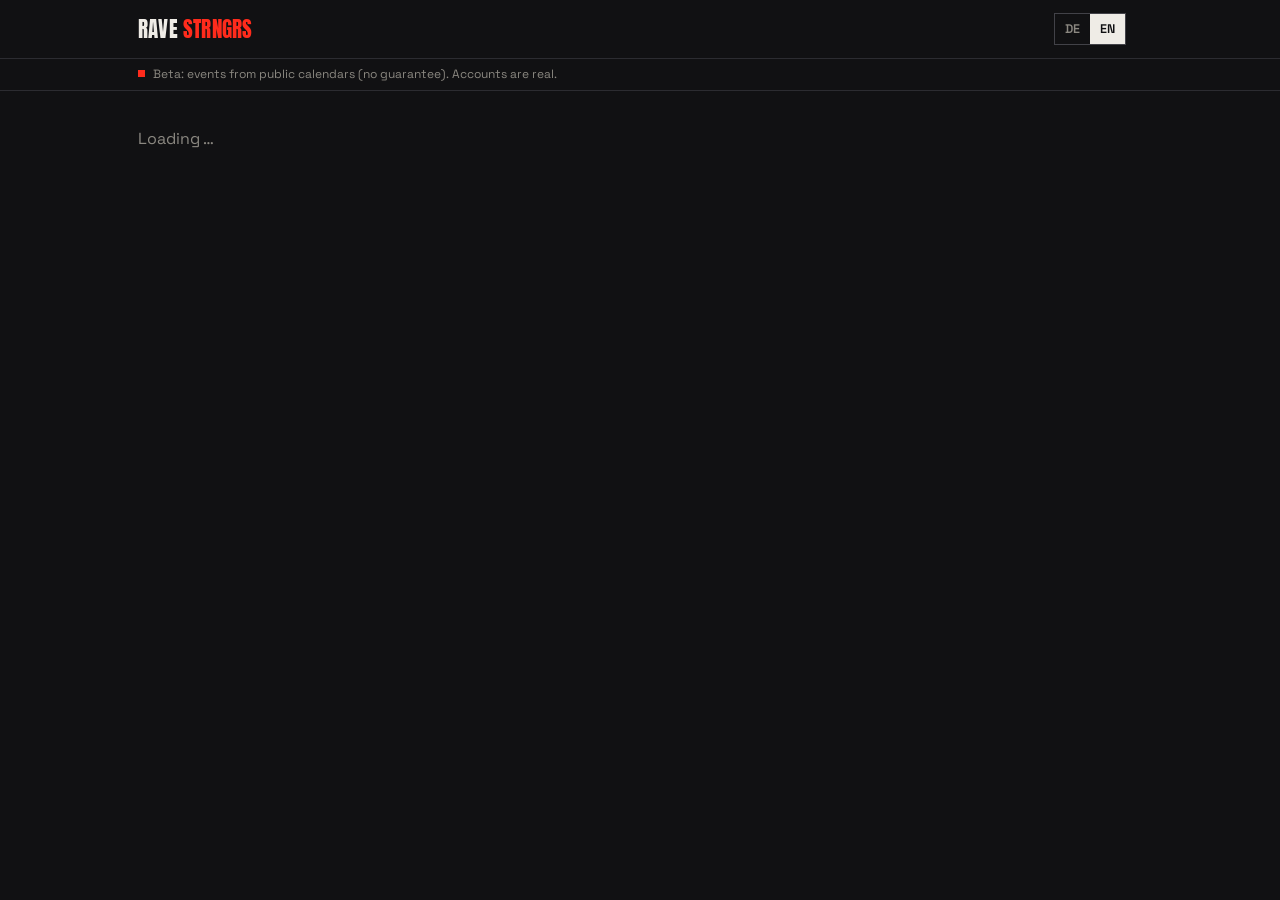
<file: app/index.html>
<!DOCTYPE html>
<html lang="de">
<head>
<meta charset="utf-8">
<meta name="viewport" content="width=device-width, initial-scale=1, viewport-fit=cover">
<title>Rave Strngrs</title>
<meta name="description" content="Alle Raves in Deutschland, verifizierte Artists und Leute, die auch hingehen.">
<meta name="theme-color" content="#111113">
<link rel="manifest" href="manifest.webmanifest">
<link rel="icon" href="icon.svg" type="image/svg+xml">
<link rel="apple-touch-icon" href="icon-192.png">
<meta name="apple-mobile-web-app-capable" content="yes">
<meta name="apple-mobile-web-app-status-bar-style" content="black-translucent">
<link rel="stylesheet" href="style.css">
</head>
<body>
<header class="top">
  <div class="wrap">
    <a class="brand" href="#home" aria-label="Rave Strngrs">Rave&nbsp;<b>Strngrs</b></a>
    <div class="lang" role="group" aria-label="Language">
      <button type="button" data-act="lang" data-id="de" aria-pressed="true">DE</button>
      <button type="button" data-act="lang" data-id="en" aria-pressed="false">EN</button>
    </div>
    <a class="bell" id="bell" href="#inbox" hidden aria-label="Benachrichtigungen"><svg viewBox="0 0 24 24" width="20" height="20" aria-hidden="true"><path fill="currentColor" d="M12 22a2.5 2.5 0 0 0 2.45-2h-4.9A2.5 2.5 0 0 0 12 22Zm7-6V11a7 7 0 0 0-5.5-6.84V3a1.5 1.5 0 0 0-3 0v1.16A7 7 0 0 0 5 11v5l-2 2v1h18v-1l-2-2Z"/></svg><b hidden>0</b></a>
    <nav class="tabs" id="tabs" aria-label="Main"></nav>
  </div>
</header>
<div class="banner"><div class="wrap" id="banner"></div></div>
<main><div class="wrap" id="view"><p class="sub">Lädt …</p></div></main>
<div id="toast" role="status" aria-live="polite"></div>
<noscript><p style="padding:16px">Rave Strngrs braucht JavaScript.</p></noscript>
<script src="vendor/supabase.js"></script>
<script src="app.js"></script>
</body>
</html>
</file>
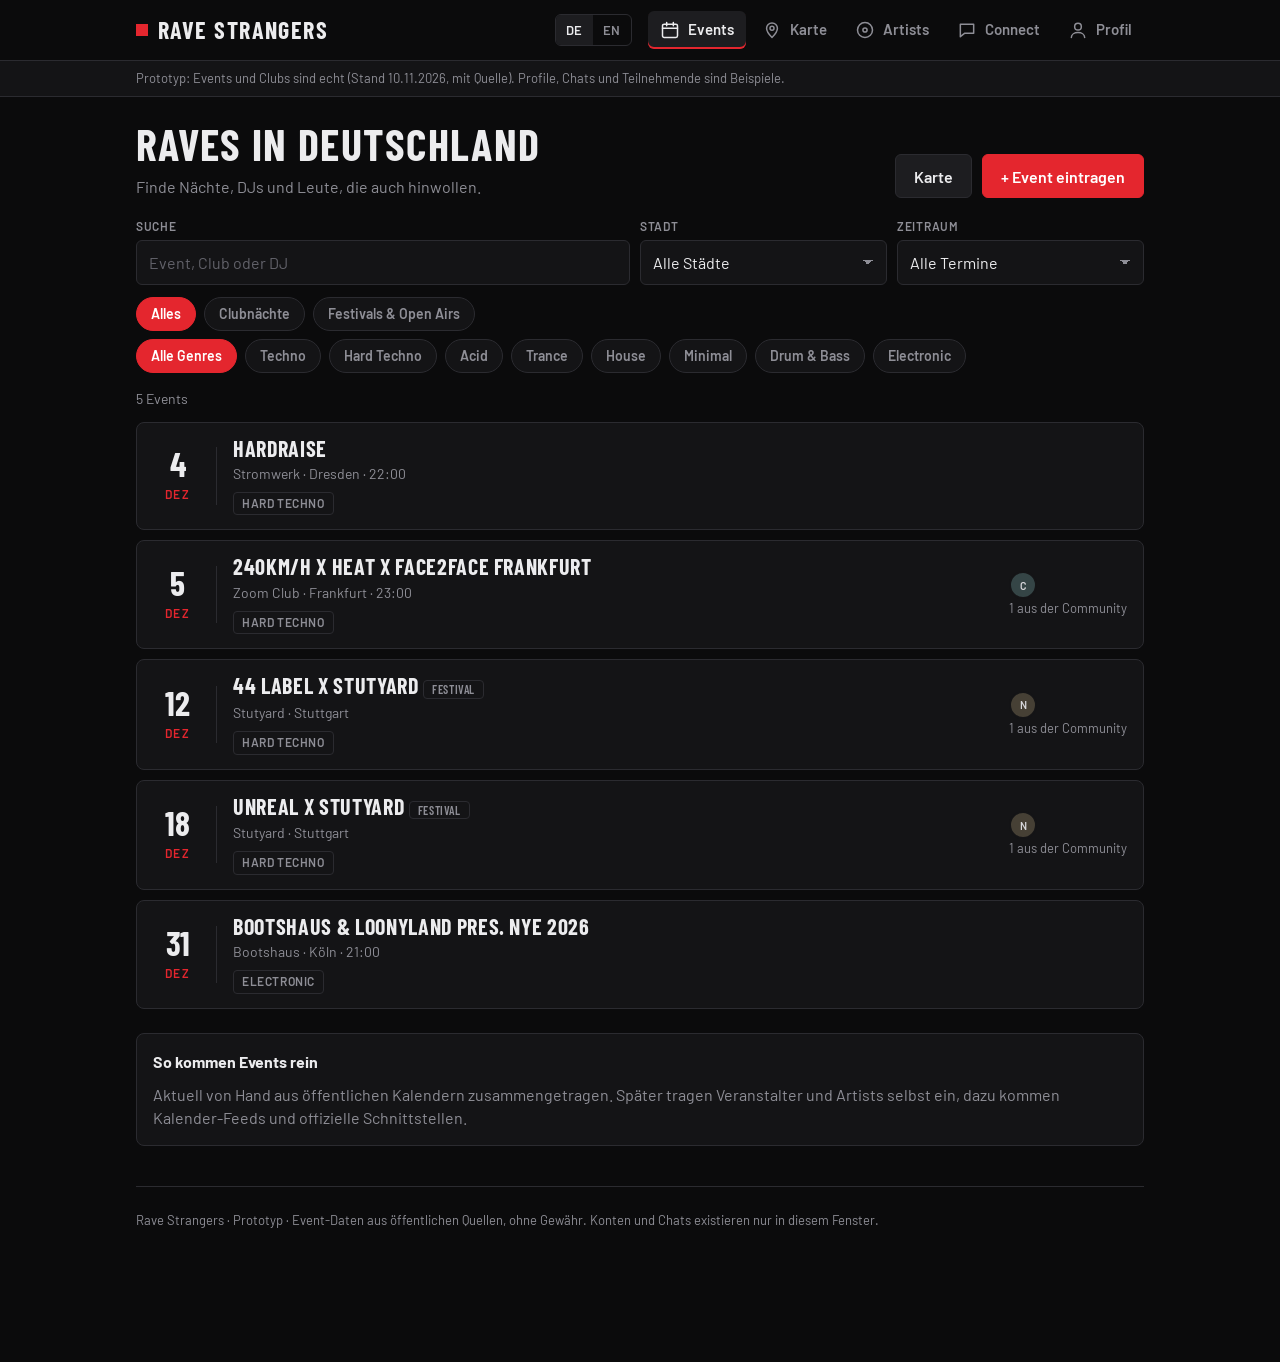
<file: prototype/index.html>
<!DOCTYPE html>
<html lang="de">
<head>
<meta charset="utf-8">
<meta name="viewport" content="width=device-width, initial-scale=1">
<title>Rave Strangers</title>
<link rel="preconnect" href="https://fonts.googleapis.com">
<link rel="preconnect" href="https://fonts.gstatic.com" crossorigin>
<link href="https://fonts.googleapis.com/css2?family=Barlow+Condensed:wght@600;700&family=Barlow:wght@400;500;600&display=swap" rel="stylesheet">
<style>
/* Layout: dark app shell. Sticky header with tabs (bottom bar on phones), one centred content column. Map view = map plus side panel. */
:root{
  --bg:#0b0b0c;
  --surface:#141416;
  --surface-2:#1d1d20;
  --line:#2b2b30;
  --text:#ececee;
  --muted:#8e8e96;
  --accent:#e4262e;
  --accent-ink:#ffffff;
  --display:'Barlow Condensed','Arial Narrow',sans-serif;
  --body:'Barlow',system-ui,-apple-system,'Segoe UI',sans-serif;
  color-scheme:dark;
}
*{box-sizing:border-box}
html,body{margin:0}
body{background:var(--bg);color:var(--text);font-family:var(--body);font-size:16px;line-height:1.45;padding-bottom:84px}
a{color:inherit;text-decoration:none}
button,input,select,textarea{font:inherit;color:inherit}
:focus-visible{outline:2px solid var(--accent);outline-offset:2px}
.wrap{max-width:1040px;margin:0 auto;padding:0 16px}

header.top{position:sticky;top:0;z-index:20;background:var(--bg);border-bottom:1px solid var(--line)}
header.top .wrap{display:flex;align-items:center;gap:16px;height:60px}
.brand{font-family:var(--display);font-weight:700;font-size:24px;letter-spacing:.06em;text-transform:uppercase;display:flex;align-items:center;gap:10px;white-space:nowrap}
.brand i{width:12px;height:12px;background:var(--accent);display:inline-block}
.lang{margin-left:auto;display:flex;border:1px solid var(--line);border-radius:6px;overflow:hidden}
.lang button{background:none;border:0;padding:6px 10px;font-size:13px;font-weight:600;color:var(--muted);cursor:pointer;letter-spacing:.04em}
.lang button[aria-pressed="true"]{background:var(--surface-2);color:var(--text)}

nav.tabs{display:flex;gap:4px}
nav.tabs a{display:flex;align-items:center;gap:8px;padding:8px 12px;border-radius:6px;color:var(--muted);font-weight:600;font-size:15px}
nav.tabs a svg{width:20px;height:20px;stroke:currentColor;fill:none;stroke-width:1.8;stroke-linecap:round;stroke-linejoin:round}
nav.tabs a[aria-current="page"]{color:var(--text);background:var(--surface-2);box-shadow:inset 0 -2px 0 var(--accent)}
@media (max-width:720px){
  nav.tabs{position:fixed;left:0;right:0;bottom:0;background:rgba(11,11,12,.97);border-top:1px solid var(--line);padding:6px 4px calc(6px + env(safe-area-inset-bottom, 0px));justify-content:space-around;z-index:30;gap:0}
  nav.tabs a{flex-direction:column;gap:2px;font-size:11px;padding:6px 4px;flex:1;align-items:center}
  nav.tabs a[aria-current="page"]{box-shadow:inset 0 2px 0 var(--accent)}
}

.banner{background:var(--surface);border-bottom:1px solid var(--line);color:var(--muted);font-size:13px;padding:8px 0}
main{padding:24px 0 40px}
h1,h2,h3{font-family:var(--display);text-transform:uppercase;letter-spacing:.03em;margin:0;text-wrap:balance;line-height:1.05}
h1{font-size:44px;font-weight:700}
h2{font-size:26px;font-weight:700}
h3{font-size:22px;font-weight:700}
.sub{color:var(--muted);margin:8px 0 0;max-width:62ch}
.sec{margin-top:32px}
.sec>h2{margin-bottom:12px;display:flex;align-items:baseline;gap:10px}

.filters{display:grid;grid-template-columns:2fr 1fr 1fr;gap:10px;margin-top:20px}
@media (max-width:640px){.filters{grid-template-columns:1fr 1fr}.filters .f-q{grid-column:1/-1}}
.filters.two{grid-template-columns:1fr 1fr 1fr}
@media (max-width:640px){.filters.two{grid-template-columns:1fr}}
.field label{display:block;font-size:12px;font-weight:600;letter-spacing:.06em;text-transform:uppercase;color:var(--muted);margin-bottom:4px}
input[type=text],input[type=date],input[type=time],input[type=url],select,textarea{width:100%;background:var(--surface);border:1px solid var(--line);border-radius:6px;padding:10px 12px;min-height:44px}
textarea{min-height:90px;resize:vertical}
select{appearance:none;background-image:linear-gradient(45deg,transparent 50%,var(--muted) 50%),linear-gradient(135deg,var(--muted) 50%,transparent 50%);background-position:calc(100% - 18px) 50%,calc(100% - 13px) 50%;background-size:5px 5px;background-repeat:no-repeat;padding-right:32px}
input::placeholder,textarea::placeholder{color:#62626a}

.chips{display:flex;flex-wrap:wrap;gap:8px}
.chip{border:1px solid var(--line);background:var(--surface);color:var(--muted);border-radius:999px;padding:6px 14px;font-size:14px;font-weight:600;cursor:pointer;white-space:nowrap;min-height:34px}
.chip[aria-pressed="true"],.chipcheck input:checked+span{background:var(--accent);border-color:var(--accent);color:var(--accent-ink)}
.chipcheck{position:relative}
.chipcheck input{position:absolute;opacity:0;inset:0;cursor:pointer}
.chipcheck span{display:inline-block;border:1px solid var(--line);background:var(--surface);color:var(--muted);border-radius:999px;padding:6px 14px;font-size:14px;font-weight:600}
.chipcheck input:focus-visible+span{outline:2px solid var(--accent);outline-offset:2px}
.tag{display:inline-block;border:1px solid var(--line);color:var(--muted);border-radius:4px;padding:2px 8px;font-size:12px;font-weight:600;letter-spacing:.05em;text-transform:uppercase}
.tag.hot{border-color:var(--accent);color:var(--accent)}

.btn{display:inline-flex;align-items:center;justify-content:center;gap:8px;min-height:44px;padding:0 18px;border-radius:6px;border:1px solid var(--line);background:var(--surface-2);font-weight:600;cursor:pointer}
.btn:hover{border-color:#44444b}
.btn.primary{background:var(--accent);border-color:var(--accent);color:var(--accent-ink)}
.btn.primary:hover{filter:brightness(1.1)}
.btn.small{min-height:36px;padding:0 12px;font-size:14px}
.btn.on{background:transparent;border-color:var(--accent);color:var(--accent)}
.row{display:flex;flex-wrap:wrap;gap:10px;align-items:center}
.link{color:var(--text);text-decoration:underline;text-decoration-color:var(--accent);text-underline-offset:3px}

.list{display:grid;gap:10px;margin-top:12px}
.ev{display:grid;grid-template-columns:64px 1fr auto;gap:16px;align-items:center;background:var(--surface);border:1px solid var(--line);border-radius:8px;padding:14px 16px}
.ev:hover{border-color:#44444b}
.date{text-align:center;border-right:1px solid var(--line);padding-right:14px}
.date b{display:block;font-family:var(--display);font-size:34px;line-height:1;font-weight:700}
.date span{font-size:12px;font-weight:600;letter-spacing:.1em;text-transform:uppercase;color:var(--accent)}
.ev .meta{color:var(--muted);font-size:14px;margin:4px 0 8px}
.ev .side{text-align:right;font-size:13px;color:var(--muted)}
@media (max-width:560px){.ev{grid-template-columns:52px 1fr}.ev .side{grid-column:1/-1;text-align:left;display:flex;align-items:center;gap:10px}}
.avs{display:flex}
.avs .av{margin-left:-8px;border:2px solid var(--surface)}
.avs .av:first-child{margin-left:0}
.av{--s:40px;width:var(--s);height:var(--s);border-radius:50%;background:hsl(var(--h) 14% 24%);display:inline-grid;place-items:center;font-weight:600;font-size:calc(var(--s) * .38);flex:none;color:#d8d8dc}
.vb{width:18px;height:18px;vertical-align:-3px;margin-left:4px;flex:none}

.empty{border:1px dashed var(--line);border-radius:8px;padding:28px;color:var(--muted);text-align:center;margin-top:20px}
.count{color:var(--muted);font-size:14px;margin:16px 0 0}

.back{display:inline-flex;align-items:center;gap:6px;color:var(--muted);font-weight:600;margin-bottom:16px;min-height:36px}
dl.facts{display:grid;grid-template-columns:repeat(auto-fit,minmax(150px,1fr));gap:1px;background:var(--line);border:1px solid var(--line);border-radius:8px;overflow:hidden;margin:20px 0 0}
.facts div{background:var(--surface);padding:12px 14px}
.facts dt{font-size:12px;letter-spacing:.06em;text-transform:uppercase;color:var(--muted);font-weight:600}
.facts dd{margin:2px 0 0;font-weight:600}
.nophone{display:flex;gap:12px;align-items:flex-start;border:1px solid var(--line);border-left:3px solid var(--accent);border-radius:6px;background:var(--surface);padding:12px 14px;margin-top:16px;color:var(--muted);font-size:15px}
.nophone b{color:var(--text)}
.srcbox{margin-top:24px;color:var(--muted);font-size:14px}

.people{display:grid;gap:8px}
.person{display:flex;align-items:center;gap:12px;background:var(--surface);border:1px solid var(--line);border-radius:8px;padding:10px 12px;text-align:left;width:100%}
.person .grow{flex:1;min-width:0}
.person .grow p{margin:0;color:var(--muted);font-size:14px}
.person .grow strong{display:block}
.grid{display:grid;grid-template-columns:repeat(auto-fill,minmax(250px,1fr));gap:10px;margin-top:20px}
.acard{display:flex;gap:14px;align-items:center;background:var(--surface);border:1px solid var(--line);border-radius:8px;padding:14px}
.acard:hover{border-color:#44444b}
.acard p{margin:0;color:var(--muted);font-size:14px}
.acard strong{font-size:17px}

.socials{display:flex;flex-wrap:wrap;gap:8px;margin-top:12px}
.soc{display:inline-flex;gap:8px;align-items:center;border:1px solid var(--line);background:var(--surface);border-radius:6px;padding:6px 10px;font-size:14px}
.soc em{font-style:normal;color:var(--muted);font-size:12px;letter-spacing:.06em;text-transform:uppercase;font-weight:600}

.tour{display:grid;gap:8px}
.tour .t{display:grid;grid-template-columns:96px 1fr auto;gap:12px;align-items:center;background:var(--surface);border:1px solid var(--line);border-radius:8px;padding:10px 14px}
.tour .t .d{font-family:var(--display);font-size:20px;font-weight:700;text-transform:uppercase}
.tour .t p{margin:0;color:var(--muted);font-size:14px}
@media (max-width:480px){.tour .t{grid-template-columns:76px 1fr}.tour .t .tag{grid-column:2}}

.hero{display:flex;gap:18px;align-items:center;margin-top:8px}
.hero h1{font-size:40px}
.form{display:grid;gap:14px;margin-top:20px;max-width:620px}
.form2{display:grid;grid-template-columns:1fr 1fr;gap:12px}
@media (max-width:520px){.form2{grid-template-columns:1fr}}
.seg{display:inline-flex;border:1px solid var(--line);border-radius:6px;overflow:hidden}
.seg button{background:var(--surface);border:0;padding:10px 16px;font-weight:600;color:var(--muted);cursor:pointer;min-height:44px}
.seg button[aria-pressed="true"]{background:var(--accent);color:var(--accent-ink)}
.card{background:var(--surface);border:1px solid var(--line);border-radius:8px;padding:16px}
.card p{margin:0 0 10px;color:var(--muted)}
.card p:last-child{margin-bottom:0}

.chat{display:grid;gap:8px;margin-top:16px;padding:14px;background:var(--surface);border:1px solid var(--line);border-radius:8px;min-height:240px;align-content:start}
.msg{max-width:78%;padding:8px 12px;border-radius:10px;background:var(--surface-2);justify-self:start}
.msg.me{background:var(--accent);color:var(--accent-ink);justify-self:end}
.composer{display:flex;gap:8px;margin-top:10px}
.composer input{flex:1}

/* Map */
.mapgrid{display:grid;grid-template-columns:1fr 320px;gap:12px;margin-top:16px;align-items:start}
@media (max-width:860px){.mapgrid{grid-template-columns:1fr}}
.mapbox{position:relative;height:clamp(380px,66vh,660px);border:1px solid var(--line);border-radius:8px;overflow:hidden;background:#08080a;touch-action:none}
#mapsvg{width:100%;height:100%;display:block;cursor:grab;user-select:none;-webkit-user-select:none}
#mapsvg.drag{cursor:grabbing}
.land path{vector-effect:non-scaling-stroke;stroke-width:1;stroke-linejoin:round}
.land.nb path{fill:#101012;stroke:#222226}
.land.de path{fill:#1b1b1f;stroke:#55555d}
.clabel{fill:#8e8e96;font-family:var(--body);font-weight:600;paint-order:stroke;stroke:#1b1b1f;stroke-linejoin:round;pointer-events:none;letter-spacing:.02em}
.cdot{fill:#6a6a72;pointer-events:none}
.mk,.cl{cursor:pointer}
.mk .dot{fill:var(--accent);stroke:#fff;stroke-width:1.5;vector-effect:non-scaling-stroke}
.mk.off .dot{fill:#26262b;stroke:#74747c}
.mk .ring{fill:none;stroke:var(--accent);stroke-width:2;vector-effect:non-scaling-stroke}
.mk text,.cl text{fill:#fff;font-family:var(--body);font-weight:700;text-anchor:middle;pointer-events:none}
.mk .vname{fill:#ececee;text-anchor:start;font-weight:600;paint-order:stroke;stroke:#0b0b0c;stroke-linejoin:round}
.cl .dot{fill:var(--surface-2);stroke:var(--accent);stroke-width:2;vector-effect:non-scaling-stroke}
.mk:focus-visible,.cl:focus-visible{outline:none}
.mk:focus-visible .dot,.cl:focus-visible .dot{stroke:#fff;stroke-width:3}
.mapctl{position:absolute;right:10px;top:10px;display:grid;gap:6px}
.mapctl button{width:40px;height:40px;border-radius:6px;border:1px solid var(--line);background:rgba(20,20,22,.95);font-size:22px;font-weight:600;line-height:1;cursor:pointer;display:grid;place-items:center}
.mapctl button:hover{border-color:#55555d}
.mapctl svg{width:20px;height:20px;stroke:currentColor;fill:none;stroke-width:1.8;stroke-linecap:round;stroke-linejoin:round}
.maplegend{position:absolute;left:10px;bottom:10px;display:flex;gap:12px;background:rgba(20,20,22,.92);border:1px solid var(--line);border-radius:6px;padding:6px 10px;font-size:12px;color:var(--muted)}
.maplegend span{display:inline-flex;align-items:center;gap:6px}
.maplegend i{width:10px;height:10px;border-radius:50%;display:inline-block;background:var(--accent)}
.maplegend i.off{background:#26262b;border:1px solid #74747c}
.mappanel{background:var(--surface);border:1px solid var(--line);border-radius:8px;padding:16px;min-height:120px}
.mappanel h2{font-size:28px}
.mappanel .addr{color:var(--muted);margin:6px 0 0;font-size:14px}
.mappanel .evrow{display:grid;grid-template-columns:56px 1fr;gap:10px;align-items:center;padding:10px 0;border-top:1px solid var(--line)}
.mappanel .evrow:first-of-type{margin-top:12px}
.mappanel .evrow b{font-family:var(--display);font-size:20px;text-transform:uppercase;line-height:1.05}
.mappanel .evrow p{margin:0;color:var(--muted);font-size:14px}
.mappanel .evrow strong{display:block}

details.more{margin-top:12px}
details.more summary{cursor:pointer;font-weight:600;min-height:44px;display:inline-flex;align-items:center;list-style:none;border:1px solid var(--line);border-radius:6px;padding:0 16px;background:var(--surface-2)}
details.more summary::-webkit-details-marker{display:none}
details.more[open] summary{margin-bottom:4px;border-color:#44444b}
.stars{color:var(--accent);letter-spacing:1px}
.btn[disabled]{opacity:.5;cursor:default}
.linkbtn{background:none;border:0;color:var(--muted);text-decoration:underline;cursor:pointer;padding:0;font-size:14px}
.facts dd a{text-decoration:underline;text-decoration-color:var(--accent);text-underline-offset:3px}
#toast{position:fixed;left:50%;bottom:96px;transform:translateX(-50%);background:var(--text);color:var(--bg);padding:10px 16px;border-radius:6px;font-weight:600;z-index:50;opacity:0;pointer-events:none;transition:opacity .2s}
#toast.show{opacity:1}
@media (prefers-reduced-motion:reduce){#toast{transition:none}}
footer{color:var(--muted);font-size:13px;padding:24px 0 8px;border-top:1px solid var(--line);margin-top:40px}
</style>
</head>
<body>
<header class="top">
  <div class="wrap">
    <a class="brand" href="#events"><i></i>Rave Strangers</a>
    <div class="lang" role="group" aria-label="Language">
      <button type="button" data-act="lang" data-id="de" aria-pressed="true">DE</button>
      <button type="button" data-act="lang" data-id="en" aria-pressed="false">EN</button>
    </div>
    <nav class="tabs" id="tabs" aria-label="Main"></nav>
  </div>
</header>
<div class="banner"><div class="wrap" id="banner"></div></div>
<main><div class="wrap" id="view"></div></main>
<div id="toast" role="status" aria-live="polite"></div>

<script>
(function(){
'use strict';

/* ---------- Map geometry (Germany outline from open Natural Earth data via world-atlas) ---------- */
var GEO = {"W": 600, "H": 820, "k": 3628.4962222731674, "tx": -361.04952830188677, "ty": 4210.466862859421, "center": [0, 0], "rot": [0, 0, 0], "de": "M242.1,781.2L231.1,774.2L220.4,767.3L217,767.3L201.3,768.8L200.8,768.1L198.3,764.2L195.8,763.1L194.4,763.7L193.3,764.9L191.7,764.5L184.6,758.3L181.9,757.5L177.8,758.3L173.2,761.6L171.2,765.7L171.6,768.1L174.2,769.1L180.5,768.5L181.4,769.1L181.7,770.4L181,771.7L175.7,772.9L174.4,774.3L172.8,774.8L171.9,775L166.4,773.4L158.2,773.4L151.6,776.3L140.9,777.4L126.5,776.8L121.3,774.7L118.1,773.4L115.8,767.2L116.5,757.7L119.9,745.2L120.8,736L119.2,730.3L121.3,721.4L127,709.7L130.6,697.3L132.7,684.3L135.4,675.7L140.6,669.7L153.4,653L154.5,651.7L154.1,643.3L150.7,642.1L145.7,639.6L132.9,636.6L121,634.8L115.6,632.4L110.8,626L107.8,625.9L102.1,628.2L94.8,629.7L89.8,628.4L86.4,628.7L84.6,629.9L83.6,628.9L82.3,623.3L79.5,621.8L75.4,620.6L72.7,621.1L70.9,623.8L68.1,625.9L65.4,625.2L57.4,612.6L55.4,609.7L54.7,607.2L52.9,602.4L47.8,597.9L43.1,596.3L40.8,596.9L41,590.9L42.8,582.5L44.7,578L47.2,574.5L49.7,571.9L50.1,567.3L49.9,563.1L46.9,562.4L39.4,559.2L35.1,555.7L31.9,551.5L27.8,545.7L26,539.9L25.7,533.9L26.4,531.3L26.6,529.4L30.1,520.3L41.9,511.9L40.8,503.6L40.6,498.4L37.6,495.1L31.9,493.8L30.3,491.5L29.6,489.1L33.9,484.1L28.7,479.9L26.4,475.8L19.3,470.5L18.4,468.6L22.1,453.1L19.3,448.6L16.2,446.3L12.3,445.3L10.5,443L10,440.6L10.7,439L15,439.5L16.4,438L27.1,428.8L27.6,427.1L26.2,426L24.1,425.5L23.7,423.6L23.7,421L29.4,407.8L31.2,402.1L31.4,398.1L31.2,394.2L27.8,388L24.6,383.1L24.6,379L22.3,376.9L15.7,366.2L15.7,362.1L19.3,358.9L24.6,357L26.4,355.2L29.4,354.1L37.8,357.1L41.5,360L42.6,359.3L45.8,356.4L51.7,357L65.9,351.1L67.9,348.2L69.5,345.2L69.7,344L64.3,338.2L64,336.1L64.7,333.6L66.3,331.8L69.5,330.4L73.2,327.9L80.9,320.7L83.4,314.4L84.3,307.8L84.6,302.5L82.3,298.6L80.2,296L77.3,296.4L71.6,296.2L66.3,293.9L63.3,290.3L62.7,287L64,285L64.5,282.5L63.6,280L64,278L66.3,276.2L83.2,276.3L84.3,274.4L85.5,264.6L89.6,249.8L93.7,241.4L94.4,238L94.1,218.2L94.8,208.1L91.8,203.3L85.7,198.1L87.1,187.3L89.1,178.9L95.3,168.4L100.3,165.6L122.2,163.9L146.1,164.7L156.1,180.2L152.5,188.4L158.2,192.1L161.2,190.8L163.2,183.8L164.6,176L166.6,173.6L174.2,179.5L176.9,183.4L176.9,196.1L179.6,178.9L177.6,166.7L178.9,155L182.1,148.7L184.9,144.8L202.4,149L222,146.8L229.3,151.5L246,174.3L251.4,178L258.5,179.1L248.9,174.3L228.6,146.6L222.7,143.1L213.4,142.1L207.4,139.3L203.8,135.1L202.9,131.3L203.1,103.2L199.5,99L194.9,97.5L192.2,99.4L186.5,99.6L185.3,93.2L186.7,88.3L198.3,85.1L205.8,80.7L206.3,73L201.3,66.9L195.6,55.9L188.7,45.2L188.1,33L199.9,33.2L202.9,33.7L220.7,39.5L225,43.5L230.5,43.7L240.5,39.9L248,38.3L250.8,40.6L254.9,41.6L255.8,41.6L256.2,43.5L265.3,46.5L269.2,51.1L273.6,58.1L274,68.4L268.5,75.6L264,80.1L281.3,78.4L283.1,82.6L285.6,87.1L295,83.9L318.5,97.1L332.8,90.7L336.5,90.4L339.7,101.1L336,111.8L323.5,123.3L326.4,130.4L330.3,131.9L342.2,130.4L360.9,137.3L364.7,135.2L380,119.1L386,115.8L406,113.1L409.7,106.9L417.6,100.7L422.9,93.9L435.4,80.7L448.2,83.2L455.7,85.6L464.2,87L471.7,100.9L490.6,116.1L508.2,114.8L514.3,129.3L517,147.2L522.5,152.8L527.1,156.3L541.4,160.2L541.9,160.4L542.4,162.8L543.3,171.7L544.4,178.9L551.9,207.9L551.7,215.1L551.5,216.9L549,226.8L544.2,235L537.8,239.8L534.4,244.9L533.7,250.7L541.7,260.7L558.1,275.1L564.7,287.2L561.7,297.3L560.6,304.7L562,309.6L564.5,313.3L568.6,316L570.2,320.5L569.5,326.4L570.2,330.5L573.1,333.4L572.9,334.7L571.5,338.8L569.5,346.3L568.3,351.6L563.6,359.1L565.1,365.5L568.8,372.8L571.5,376.5L572.4,380L570.6,388.5L571.5,390.7L582.9,396.8L584.8,399.7L585.9,405.5L590,418.1L586.6,434.1L583.6,442.8L577.2,456.5L576.8,457.8L576.1,459.4L574,461.9L571.3,462.2L567.2,460.5L564.5,458.2L565.1,452.3L563.3,451.7L561,448.3L560.1,444.2L557.6,442.7L548.7,440.9L545.8,439.9L543.5,440.7L541.7,443.4L542.8,446L544.6,448.4L549.4,452.3L549,453.8L538.2,457.5L531.6,461.5L525.5,463.6L519.1,467.6L506.6,472.1L497.4,473.3L495.6,474.4L492.2,482L489.9,483.6L487.6,482.9L486,481.5L483.8,482.5L481.7,485.1L479.2,486.2L477.4,486L473.7,492.7L463.2,494.6L462.1,498.1L460,502.1L458.7,502.9L453.9,501.4L447.3,500.5L443.6,502.7L439.1,503.9L433.6,504.3L427.7,508.6L421.5,516.2L418.3,522.9L416.5,525.3L413.5,519.1L409.9,514.6L407.4,512.4L405.1,512.4L404.6,513.4L404.6,516.7L406.9,522.2L409.9,525.8L410.3,528.5L412.2,533.5L416.5,539L423.3,543.3L427.9,547.6L431.3,553.5L431.3,555.2L430.4,557.6L428.8,559.8L427.4,562.9L423.6,568.9L424.7,571.4L427.9,574.6L430.6,578.6L434.1,584.8L438.8,596L442,600.6L446.4,605.3L450.5,608.8L456.9,608.7L463.7,615.6L471.2,625.3L476.7,629.9L480.6,631.2L483.8,634.9L486.5,640L487.6,643L490.1,645L497,644.6L505.6,652.7L510.9,658.5L513.9,663.2L513.2,665L512.7,670.9L512.7,677.2L512,680.3L508.2,684.7L506.1,685.7L505,686.5L493.1,680.8L492.2,681.8L491.3,682.5L488.1,698.9L486,701.9L482.6,704.9L475.8,707.7L471.2,708.8L467.3,710.2L455.7,716.9L450.5,721.1L447.1,726.2L447.1,729.1L452.8,737.7L459.4,746.7L459.4,754.4L456.4,760.3L455.7,762.6L457.8,763.4L461.4,763.7L464.4,764.7L465.7,768.8L465.3,776L464.2,782.6L463.2,785.4L460.3,785.7L454.6,782.8L450.2,779.4L448.4,777.4L448.4,775L449.3,773.4L447.7,770.3L442.3,767.5L436.6,768.8L432.2,770.6L429.5,770.6L426.5,767.8L422,765.7L415.8,764.4L412.2,762.9L411.3,763.7L411.7,769.6L410.6,772.2L380.9,775.6L371.8,778.7L365.4,782.8L360.4,784.6L359.3,787.2L354.5,790.4L349,791.4L347.6,790.4L344.2,791.9L338.3,793.4L334.4,792.9L332.6,790.3L329,786.2L327.4,783.3L327.6,781.5L319.2,781.2L313.9,778.9L302.7,779.5L300,778.6L299.5,779.5L297.7,791.1L295.7,796L292,800.8L287.5,803.6L283.8,804.1L284,800.5L285,796.1L282.2,795.2L278.3,794.7L276.5,793.4L277,790.1L276.1,788.2L274.5,785.9L270.4,783L262.2,778.6L256.5,776.3L254.2,778.6L250.1,781L243.7,780.2ZM507.2,90L508.8,97.3L507,100.9L499.9,94.9L492.6,94.9L488.5,104.5L485.4,104.9L474.2,96.2L472.6,91.9L472.1,88.5L473.7,76.2L473.5,72.4L476.9,68.2L477.4,62.1L483.5,55.7L489,55.5L490.8,60.8L493.3,64.6L502.5,68.8L503.8,70.7L504.7,73.3L500.4,78.4L499,81.1L500.4,85.4ZM538.9,136.7L538,140.1L539.2,145.3L536.4,144.9L528.7,146.1L520.9,144.4L519.3,138L520.7,131.7L517.5,127.6L514.5,124.9L514.1,121.4L514.5,117.6L528,127.8ZM353.6,86.2L343.8,86.4L340.1,82L336.3,80.9L338.3,75.4L341,73.5L350.4,77.1L353.3,83.9ZM165,45.8L163.7,48.1L164.3,32.4L171.2,15.9L174.2,16.3L171.2,20.7L170.3,23.8L169.1,30.1L169.6,33.4L185.6,34.3L183.7,37.2L167.5,39.1ZM182.8,54L180.3,56.6L174.4,56.2L171,53.8L172.1,51.1L175.3,49L177.8,48.6L181.9,50Z", "nb": "M242.1,781.2L243.9,782.3L248.5,786.5L247.6,793.5L242.3,804.9L239.6,813.9L239.4,821.1L239.8,824.3L240.7,824.3L245.7,824.8L248.2,824.8L256,826.5L262.4,829.3L263.8,832.4L264.4,835.9L272,840.7L280.6,843.8L283.6,842.8L294.3,831.4L298.6,833.3L301.1,839.4L300.9,842.5L297.9,854.5L297.5,861.1L300,865.3L300.2,868.6L299.5,871.7L295.2,872L289.5,870.2L284.7,865.1L280.8,865.8L277.7,867L276.1,872L274.7,877.7L275.1,881.1L277.4,883.5L279.3,888.9L280.4,895.8L281.5,898.9L280.4,900.2L277.4,901.2L274.9,900.4L270.4,892.1L268.3,888.9L264.9,888.4L258.7,890.3L249.4,895L245.5,895L242.3,894L239.4,890.2L236.8,882.7L235.9,877.9L234.1,878.1L228.2,876.6L225.4,878.5L225.4,886.2L224.8,895.9L221.8,902L213.4,912.7L210.4,917.3L209,920.7L208.8,923.5L210.2,928.6L211.8,933.3L210.4,936.2L206.1,937.6L202.9,934.6L201.7,929.5L194.9,922.4L197.9,916.6L197.4,915L186.2,912L181.4,907.5L174.6,899.6L173.2,896.2L173.7,885.2L173.2,882.5L172.3,881.3L169.1,881.3L164.6,885.1L160.2,890.8L151.6,897.3L150.7,898.6L153.6,905L153.4,907.4L146.6,917.3L145.2,920.7L136.3,926.8L132.2,929.2L119.9,924.6L116.5,924L110.8,927.2L103,930L90.5,933L85.7,930.8L83.6,928.7L82.5,925.7L79.3,920.5L75.7,917.3L73.2,913.9L70,910.1L67.9,907L70.6,896.9L68.6,893.4L67.5,888.3L68.1,884.8L67,884L55.6,882.1L46,882.7L39.4,886L33.7,891.6L33,892.9L33.5,893.8L36.2,898.9L31.7,904.5L24.4,908.6L19.3,909.1L17.1,908.3L17.1,902.4L21.2,900.4L25,896.5L26.2,891.1L26.6,887.5L22.8,882.9L23.2,880.1L25.7,874.7L27.1,870.1L29.2,866.1L36.9,859.3L44.9,852.8L46,845.5L46.7,836.9L47.8,834.8L58.6,829.6L61.1,827.5L62.4,824.6L70.9,814.9L79.3,805.2L80.9,802L82.3,800L82.3,798.4L81.4,797.3L77.3,796.5L75.9,793.4L80.2,787.8L85.7,784.4L90.9,784.4L93,785.9L92.8,787.7L95,789.6L99.1,790.3L103.9,789.6L108.9,787.5L111.9,782.6L113.5,778.9L121.3,774.7L126.5,776.8L140.9,777.4L151.6,776.3L158.2,773.4L166.4,773.4L171.9,775L172.8,774.8L174.4,774.3L175.7,772.9L181,771.7L181.7,770.4L181.4,769.1L180.5,768.5L174.2,769.1L171.6,768.1L171.2,765.7L173.2,761.6L177.8,758.3L181.9,757.5L184.6,758.3L191.7,764.5L193.3,764.9L194.4,763.7L195.8,763.1L198.3,764.2L200.8,768.1L201.3,768.8L217,767.3L220.4,767.3L231.1,774.2ZM846.9,-302.5L841.7,-299.6L838.7,-291.4L834.4,-289.9L830.5,-287L828.9,-260.8L836.5,-250.8L832.4,-249.3L828.5,-246.5L826,-242L823.2,-232.4L813,-227.2L809.1,-223.3L803.4,-214.4L800.4,-201.7L794.7,-196.2L788.1,-195L792,-205.5L797,-214L792.2,-219.7L789.3,-229L785.6,-235.9L788.6,-243.8L787,-256.7L787.4,-269.4L791.8,-275.9L796.8,-281.1L804.5,-293.2L813,-301.9L824.6,-305.8L829.8,-302.3L832.1,-310.2L836,-312L839.4,-310.2ZM685.8,-122.5L682.3,-116.8L679.6,-117.2L677.5,-124.9L677.1,-144.6L678.2,-154.3L692.1,-190L698.3,-192.8L707,-214.8L709.2,-224.5L713.1,-233.5L715.4,-241.4L717.2,-244.5L721.1,-243L722.9,-241.6L718.8,-236.9L719.3,-231L719,-228.4L708.1,-202.5L705.4,-185.8L701.5,-181.5ZM360.2,-447.9L365.4,-432.3L370,-430.2L376.4,-434.2L380.7,-445.5L383.2,-462.8L386.2,-479.2L382.8,-496.6L378.9,-512.2L378.7,-516.8L388.5,-529.9L391.4,-540.5L394.6,-550.8L398.3,-554.3L403.5,-555.2L409.7,-557.2L417.4,-564L424.3,-573.2L429.7,-581.6L431.5,-598.4L431.5,-607L433.8,-613.3L436.1,-625.5L434.1,-637.8L427,-656.4L418.8,-682.7L417.6,-697L421.3,-699.7L428.6,-702.2L442.3,-702.9L443.6,-704.5L445,-710.9L448,-719.5L451.4,-725.9L453.7,-734.8L454.6,-743.1L446.8,-755.5L436.6,-768.1L429.7,-772.3L417.4,-782.9L408.8,-792L413.8,-826.5L417.4,-852L418.1,-858.4L418.1,-868.1L406.2,-910.1L406.7,-919.5L407.8,-927.9L406.5,-942.5L405.8,-955.5L407.8,-959.4L412.6,-966.7L408.1,-978.1L407.6,-979L398.9,-1007.5L412.4,-1035.8L409.9,-1050.6L418.1,-1061.5L432.7,-1086.1L440.9,-1100.1L442.5,-1102.3L449.1,-1108.6L461.4,-1115.9L475.1,-1119.4L481.3,-1119.4L504.7,-1114.4L523,-1110.6L525.7,-1114.4L529.6,-1122.4L534.6,-1133.8L534.8,-1146.4L533.2,-1164.9L530.5,-1176.1L517.5,-1183.5L503.4,-1193.5L520.7,-1225.4L532.8,-1247.7L547.8,-1281.3L552.6,-1295.4L556,-1301.2L560.4,-1353.7L563.3,-1368.6L565.8,-1376.4L565.8,-1384.4L564.2,-1397.9L559.9,-1428.8L583.6,-1432.6L591.4,-1434.5L598.7,-1438.3L612.6,-1447.8L619.6,-1456.3L615.8,-1485.4L624.2,-1495.3L644.9,-1530L667.3,-1563.3L677.8,-1576.3L678.9,-1582.5L679.8,-1592.4L675,-1608.3L670,-1618.2L660.2,-1636.8L664.6,-1650L671.6,-1652.6L681.2,-1657.8L688.5,-1669L689.4,-1670.5L701.9,-1715.2L726.3,-1737.8L736.1,-1750.4L751.4,-1741L773.5,-1726.9L783.6,-1747.8L786.8,-1755.4L790.2,-1767L788.8,-1786.8L788.1,-1812.8L789.3,-1823L798.2,-1827.8L802.9,-1829L827.6,-1818.2L833.9,-1818.5L845.6,-1817L858.6,-1812.2L885.9,-1799.7L897.3,-1794.6L903.7,-1793.4L909.2,-1799.4L920.8,-1814.3L903.5,-1825.4L914.9,-1836.9L920.8,-1848.3L925.8,-1862.3L927.6,-1879L927,-1887.8L923.3,-1893.9L912.8,-1909.3L936.8,-1911.4L945,-1912L962.3,-1901.9L963,-1899.8L963,-1894.6L963.7,-1889L980.5,-1875.3L985.3,-1868.3L995.6,-1857.1L998.3,-1851.4L1007.9,-1844.4L1014.7,-1837.2L1022.7,-1831.1L1032.1,-1821.8L1044.6,-1814.3L1055.1,-1811.9L1081.8,-1799.4L1086.3,-1795.5L1093.9,-1786.5L1101.8,-1776.4L1107.1,-1756L1115.7,-1754.8L1118,-1747.8L1125.5,-1735.7L1136,-1725.1L1135.6,-1721.6L1127.4,-1711.7L1126.5,-1698.6L1127.1,-1681.7L1129.9,-1668.2L1129.4,-1664.1L1127.4,-1659.5L1125.1,-1652L1124.2,-1645.7L1124.4,-1642.5L1125.1,-1640.8L1129.6,-1640.8L1137.4,-1639.4L1142,-1636.5L1144.7,-1620.8L1143.8,-1618L1137.2,-1610.8L1135.1,-1605.4L1134.9,-1597.2L1136.3,-1588.4L1138.3,-1578.3L1143.6,-1567.8L1150.6,-1556.6L1155.2,-1547.6L1157.2,-1541.2L1158.1,-1536.7L1155,-1531.1L1152.2,-1520L1151.5,-1507.5L1150.4,-1499.2L1144.2,-1487.9L1139.9,-1484L1138.8,-1478L1138.1,-1468.1L1139.4,-1456L1139.9,-1448.1L1141.3,-1442.1L1143.1,-1438.3L1152.9,-1431.5L1158.6,-1417.9L1162,-1406.8L1168.6,-1378.3L1152,-1374.8L1139.2,-1381.8L1133.1,-1378.3L1122.1,-1378L1109.6,-1375.3L1105.3,-1369.7L1102.1,-1367.6L1090.4,-1375.3L1079.5,-1388.5L1071.5,-1378.5L1066.3,-1376.7L1061.7,-1385.5L1057.6,-1387.1L1055.3,-1383.9L1053.5,-1376.1L1050.3,-1369.7L1049.6,-1366L1049.2,-1349.9L1048.3,-1346.2L1037.8,-1348.3L1038.2,-1344.1L1040.5,-1342L1041.6,-1339.3L1037.8,-1335.8L1027.1,-1336.4L1026.1,-1332.7L1029.1,-1326.8L1026.8,-1321.8L1024.5,-1319.7L1012,-1316.5L1004.7,-1317.3L1002.7,-1314.1L1002,-1309.9L1003.3,-1305.7L1006.5,-1303.3L1007.7,-1300.7L1007.4,-1295.2L1004.7,-1294.1L997.2,-1304.1L994.9,-1303.6L996.5,-1298.3L1000.8,-1292.6L1003.3,-1286.8L1005.6,-1280L1005.2,-1274.5L995.8,-1257.5L987.4,-1246.9L981.2,-1237.3L977.6,-1227.2L981.9,-1222L986.5,-1214.6L989.9,-1200.4L993.8,-1187.9L1001.7,-1176.1L1000.1,-1169.2L998.3,-1163.9L985.1,-1152L970.1,-1134.3L953.9,-1089.6L948.4,-1083.6L934.3,-1076.1L929,-1068.7L918.5,-1060L900.1,-1052.8L891.6,-1042.4L888,-1031.8L883.6,-1031.1L879.5,-1035.3L874.1,-1038.2L873.4,-1031.3L873.6,-1026.2L864.7,-1033.8L860.4,-1026.9L857.2,-1015.4L844.4,-1000L830.5,-1002.7L829.2,-1000L832.8,-998L833.3,-995.6L830.8,-994.4L826.9,-994.4L821.2,-991.4L817.3,-991.7L815.5,-984.4L812.5,-975.4L804.8,-971.7L800.7,-971L798.6,-966.2L810.7,-965L809.8,-960.8L809.6,-956.7L808.2,-952.2L794.5,-945.6L792.5,-940.6L789.7,-937.5L783.6,-937.5L783.8,-940.6L784.7,-943.7L775.8,-943.5L773.1,-950.9L771.3,-949L772.2,-943L774.7,-937L777.2,-927.9L775.1,-922.1L772.8,-919.5L774.4,-916.8L779.2,-914.9L781.3,-911.3L775.6,-908.2L768.3,-897.7L761,-897.5L756.4,-890.8L751.6,-890.8L747.8,-895.1L741.6,-898.7L739.6,-892.3L739.1,-887.5L742.8,-874.9L749.4,-865.2L755.7,-861L751.2,-858.2L747.8,-852L743.9,-832.5L741.6,-824.8L739.3,-811.5L740.7,-800.1L742.1,-794.5L745,-787.1L736.8,-788L727.9,-792.4L729.3,-783.4L723.8,-772.5L724.7,-763.3L725.9,-757.1L724.3,-747L726.8,-743.8L728.2,-737.8L725.9,-733.2L727,-729.3L727.2,-715.9L729.1,-695L728.4,-690.4L733.2,-672.4L732,-665.8L731.4,-657.7L738.4,-650.1L744.6,-650.1L750.7,-650.3L753,-648.3L755.5,-642.9L757.3,-636.4L762.6,-636.9L770.8,-642.3L776,-643.6L779.7,-633.3L789.3,-620.2L794.7,-614.1L804.3,-611L814.1,-600.4L812.7,-587.6L816.8,-583.1L828.7,-578.3L832.8,-571.5L834.9,-565.5L838.1,-560.9L841.7,-546.4L840.3,-537.5L835.5,-534.4L824.4,-524.8L819.4,-517.9L815.5,-513.5L804.3,-504L800.2,-502.3L796.3,-497.5L792.7,-495.4L789.3,-496.6L776.7,-487.8L777.6,-483.9L787.2,-482.4L792.2,-484.3L796.1,-488.7L800.2,-489.7L803.9,-488.9L808,-492.3L811.1,-493.8L814.3,-492.1L818,-483.7L810.5,-479.4L805.2,-479.2L802.5,-465.4L799.3,-459.6L797,-456.8L785.2,-451.1L777.2,-443.6L768.1,-437.8L764,-439.1L758,-432.9L744.6,-425.9L737.5,-416.4L722,-407.9L714.3,-401.1L692.6,-400.7L672.3,-402.2L665.7,-398.8L672.3,-397.9L676.9,-394.6L682.6,-396L695.6,-394.4L702.2,-392.7L710.8,-381.3L704.4,-377.3L693.5,-374.4L697.6,-358.4L701,-347.8L696.5,-341.3L696.2,-312.2L690.1,-311.8L687.4,-299.8L689.4,-293.6L689.2,-279.4L690.5,-270.8L693.5,-262.8L692.1,-254.4L682.3,-235.1L682.6,-226.2L684.4,-220.7L685.8,-212.2L681.2,-195.8L678,-181.9L674.4,-170.5L665.9,-156.7L661.8,-146.5L652,-114.8L647.2,-108.5L641.3,-103.7L634.7,-108.1L628.5,-110.6L621.2,-110.2L609.6,-106.7L592.1,-109.1L575.2,-107.9L570.8,-104.7L573.4,-93.3L567,-91.7L561,-95.1L555.6,-91.1L551,-86.8L542.1,-76.8L539.2,-70.5L538.5,-59L543,-48.5L547.1,-36.4L536.7,-21.7L530.7,-21.3L513.4,-25.2L482.6,-16.1L455,-23.4L458.5,-31.2L458.5,-37L459.8,-45.7L460.7,-54.9L460.5,-61.1L458.5,-67.6L451.8,-76.2L436.3,-105.1L432,-117.4L428.8,-122.5L431.1,-122.7L443.6,-116.2L446.6,-117L449.6,-119.5L445.9,-128.9L442.7,-133.2L440.4,-139.6L448,-141.4L453.2,-141L457.1,-148.3L454.8,-159.9L449.1,-163.7L444.3,-165.1L435.2,-183.8L425.6,-193.4L408.5,-230.6L402.4,-256.5L396.4,-254L393.7,-265.3L391.7,-276.2L391.2,-284L382.1,-288.5L381.8,-294L380,-318.8L370.4,-322.2L364.1,-336.3L362.9,-363L356.5,-367.8L351.3,-366.4L351.5,-373.1L352.7,-379.4L349.7,-404.1L348.8,-427L346.3,-433.8L344.9,-441.9L346.1,-448.9L347.9,-453L354.3,-454.1ZM852.2,-312.8L851,-305.4L847.6,-306L844.7,-311.4L850.8,-319.9L859.9,-319.5L863.1,-317.6ZM805.2,-447L802.5,-445.7L801.1,-446.2L802.7,-451.9L804.1,-454.3L808.4,-456.6L809.6,-456.2ZM816.6,-501.6L815,-497.5L813.4,-502.5L814.1,-503.6L815,-508.6L818.2,-511.2L823,-509.6L823,-508.3L818.4,-504.2ZM1133.8,391.2L1137.2,398.3L1138.5,403.7L1137.2,407.9L1137.6,412.3L1140.6,416.9L1150.2,431L1155,444.4L1157.9,449.7L1165,456.5L1165.4,459.2L1162.7,461.7L1160.4,462L1158.6,462.7L1157.5,465.2L1159.3,467.8L1161.8,471.4L1164.8,482L1164.5,490.7L1162.2,492.9L1159.1,497.9L1157.2,502.6L1140.6,505.8L1136.7,510.8L1127.6,520.5L1121.4,526L1112.3,536.1L1097.7,553.2L1092.5,560.4L1088.6,566.1L1077,581.8L1073.3,588.4L1074,593.8L1077.9,606.5L1078.6,612.2L1077.9,617.4L1076.8,622.2L1077,624.2L1080.4,627.5L1085.9,632.9L1086.1,634.6L1085.4,636.9L1083.4,638.8L1076.5,636.9L1069,633.2L1066.3,633.7L1062.2,632.9L1045.1,625.9L1033.4,620.5L1032.3,616.9L1030.2,611.7L1025.2,607.5L1014.1,603.8L1009.3,600.7L991,599.2L983.1,599L977.6,600.2L973.9,600.2L968.9,607.8L965.5,610L960.5,610.2L956.1,608.8L951.6,605L944.5,602.8L939.3,603.8L935.6,602.9L932.2,602.8L931.1,603.4L928.6,603.4L924.7,605.3L920.6,608L915.8,610L912.4,614.6L909.2,623.2L900.3,619.3L897.3,621L893,622.2L890,621L890.7,617.9L892.1,614.6L892.1,609.9L891.2,604.6L888.4,602.9L884.3,602.3L882.1,601.2L881.8,599.6L879.8,597.4L876.1,591.8L872.5,584.8L870.2,582.6L866.8,586L861.3,589.7L858.1,591.1L851.7,601.9L840.1,602.3L839.4,597.2L838.3,592.5L831.7,591.1L831.4,588.2L830.1,581.1L816.6,567L814.8,561L815.5,558.8L814.6,555.1L811.6,552.8L800.9,550.1L798.2,551.7L795.6,550.1L791.8,546.7L785.2,544L784.5,542.4L782,540L780.6,539.7L779.9,541.2L777.9,543.3L771,546L768.3,544.8L765.8,542.6L762.8,537.6L758.7,533.3L755.3,531.8L753.2,529.4L752.8,527.7L760.5,524.1L762.1,520.5L761.2,513.8L760.1,512.9L757.1,515.1L750.7,517L744.8,518.1L741.8,518.1L725.2,505.8L714.3,502.1L707.9,501L707.2,502.2L710.1,509.1L715.2,517.6L714.9,519.8L709,523.2L705.6,524.8L701.5,527.7L698.1,531.8L695.3,533.5L692.6,533.2L690.1,531.1L683,518.6L674.4,509.1L673.4,506.9L670.7,506.4L666.8,504.3L665.5,501.2L667.5,498.3L670,495.3L674.8,493.6L676.2,492L677.1,489.6L678.7,486.3L678.2,485.3L675,481.6L670,478.2L656.3,480.8L652.7,482.5L650.6,480.3L649,476.6L645.4,476.1L640.8,472.8L635.1,469.7L629.7,468.8L618.3,464.3L613.9,464.1L611.4,462.5L608.7,459.1L606.4,455.4L605.3,447.7L596.8,444.4L588.4,442.1L587.9,443.4L588.2,450.9L587.7,455.1L582.2,457.5L576.8,457.8L577.2,456.5L583.6,442.8L586.6,434.1L590,418.1L585.9,405.5L584.8,399.7L582.9,396.8L571.5,390.7L570.6,388.5L572.4,380L571.5,376.5L568.8,372.8L565.1,365.5L563.6,359.1L568.3,351.6L569.5,346.3L571.5,338.8L572.9,334.7L573.1,333.4L570.2,330.5L569.5,326.4L570.2,320.5L568.6,316L564.5,313.3L562,309.6L560.6,304.7L561.7,297.3L564.7,287.2L558.1,275.1L541.7,260.7L533.7,250.7L534.4,244.9L537.8,239.8L544.2,235L549,226.8L551.5,216.9L551.7,215.1L551.9,207.9L544.4,178.9L543.3,171.7L542.4,162.8L541.9,160.4L556.5,166.5L562.4,170.1L561.7,166.2L560.6,162.8L561.3,157.8L560.8,150.4L547.8,146.6L539.2,145.3L538,140.1L538.9,136.7L541.4,138.8L549.9,139.5L570.8,129.4L607.1,116.3L645.9,103.9L655,102.6L664.1,100L667.3,95.4L670.7,92.2L676,84.1L687.6,71.2L708.3,66.7L716.1,60.6L732,52.1L769,42.5L784.2,40.4L799.3,40.2L812.7,47.7L826.9,57L829.6,62.7L821.9,59.1L810.7,50.7L806.6,50.3L816.2,75.8L821.2,84.7L831.9,91.5L840.8,93.6L867.9,89.6L877.7,84.3L880.5,81.7L883,83L900.7,84.3L918.8,85.8L947.7,87.3L977.8,89L1009,90.7L1042.8,92.4L1078.6,93.6L1080.6,92.8L1084.3,88.5L1088.8,89L1094.1,91.7L1096.6,93.7L1097.5,96L1098.2,98.5L1101.1,99L1106.4,100.9L1113.5,105.4L1118.9,109.8L1124.2,115.9L1126,122.9L1126,130.8L1125.8,135.8L1126.2,137.9L1133.5,174.3L1145.6,209.2L1149.9,226.1L1151.8,235L1153.1,247.8L1153.6,256.9L1153.6,262L1152.7,268.9L1149,273.1L1126,284.9L1121.4,288.5L1114.8,297.7L1108.4,307L1107.1,310.3L1106.6,312.3L1108,315.5L1116.2,320.3L1124.6,324.5L1127.4,327.5L1133.3,331.3L1135.6,334.7L1136.9,337.7L1136.7,344.7L1134,354.3L1135.1,361.4L1132.4,366.2L1130.1,371.5L1129.6,380.9ZM18.4,468.6L12.1,468.5L6.1,468.3L2.9,467.8L-0.5,466.2L-2.1,463.1L-3.9,459.4L-3.5,457L2.2,450.5L3.2,448.6L2.5,447.7L3.2,444.8L7.5,435L7.9,431L6.1,428.1L3.2,426.6L-6,423.6L-10.3,419.6L-12.1,415.9L-14.2,414.8L-17.1,416L-24.7,417.4L-30.8,415.5L-38.1,408.7L-39.7,402.5L-40.6,397.9L-42.4,396.1L-44.9,398.6L-47.9,402.5L-54.1,402.8L-55.7,402L-56.1,399.8L-56.3,397.9L-58.2,395.4L-59.8,394L-67.5,401.1L-70.5,400.9L-74.1,398.3L-76,395.6L-79.8,397.2L-83.5,400.4L-82.1,406.5L-84.2,407.6L-88.5,407.1L-93.5,404.6L-99,403L-107.4,398.8L-119,402.3L-127.2,398.1L-133.9,397.7L-138.2,394.4L-142.5,388.9L-139.3,385.2L-136.4,383.9L-124.1,383.2L-114.9,385.5L-98.7,397.5L-94.6,397.4L-90.3,396L-92.6,392.6L-96.7,391L-102.6,387.8L-107.4,383.2L-96.2,381.8L-97.8,379.5L-99.2,375.4L-111.1,361.4L-109,357.5L-106,349.3L-102.4,342.5L-99.4,340.7L-94.4,335.9L-83.9,321.6L-77.1,309.9L-72.1,296.2L-64.8,257.8L-62.5,251.3L-59.1,244L-54.5,245.4L-51.6,247.5L-40.6,242L-21.7,227.7L-16.2,215.3L-10.7,209.6L10.9,198.1L22.8,194.8L41.2,193.9L54.7,191.9L70.6,191.1L76.8,198.1L80.2,203.3L85.9,206.1L94.8,208.1L94.1,218.2L94.4,238L93.7,241.4L89.6,249.8L85.5,264.6L84.3,274.4L83.2,276.3L66.3,276.2L64,278L63.6,280L64.5,282.5L64,285L62.7,287L63.3,290.3L66.3,293.9L71.6,296.2L77.3,296.4L80.2,296L82.3,298.6L84.6,302.5L84.3,307.8L83.4,314.4L80.9,320.7L73.2,327.9L69.5,330.4L66.3,331.8L64.7,333.6L64,336.1L64.3,338.2L69.7,344L69.5,345.2L67.9,348.2L65.9,351.1L51.7,357L45.8,356.4L42.6,359.3L41.5,360L37.8,357.1L29.4,354.1L26.4,355.2L24.6,357L19.3,358.9L15.7,362.1L15.7,366.2L22.3,376.9L24.6,379L24.6,383.1L27.8,388L31.2,394.2L31.4,398.1L31.2,402.1L29.4,407.8L23.7,421L23.7,423.6L24.1,425.5L26.2,426L27.6,427.1L27.1,428.8L16.4,438L15,439.5L10.7,439L10,440.6L10.5,443L12.3,445.3L16.2,446.3L19.3,448.6L22.1,453.1ZM-93.5,404.6L-94.4,408.5L-96.7,412.7L-105.1,418.7L-114,422.7L-118.4,422.2L-121.5,420.1L-123.1,418L-127.9,415.9L-134.3,414.8L-138.4,417.1L-141.2,419.2L-143.7,418.8L-145.5,417.1L-147.1,414.3L-148.9,405.5L-144.1,403.9L-133.6,403.2L-125.7,406.4L-115.2,407.8L-107,403.5L-100.6,407.2ZM40.1,183.8L31.2,187.4L28.9,186.7L29.6,185.6L37.4,183.4ZM14.6,189.3L2,191L-2.3,189.7L-3,188.6L0.4,187.8L11.1,187.6L14.3,188.7ZM-37.4,205.3L-49.3,213.1L-50.2,212L-42.7,205.1ZM-23.7,197L-29.7,198L-32.4,196.5L-18,192.2L-9.2,191L-7.6,191.5ZM-51.6,230.5L-57.9,238L-61.8,235.8L-62.7,234.1L-60.9,228.3L-51.6,218.6ZM-111.1,368.7L-104.7,374.2L-103.5,376L-103.1,377.9L-110.8,380L-119.3,373.3L-124.7,374.9L-126.8,371.7L-126.8,369.6L-121.1,368ZM65.4,176.2L59.7,176.5L61.3,173.8L66.8,171.5L69.7,171.5ZM-4680.4,3435.6L-4683.6,3442.8L-4685.4,3439.6L-4685.6,3433.8L-4687,3431.5L-4689.5,3430.2L-4690.9,3428.3L-4690.9,3425.3L-4681.3,3430ZM-4346.8,3084.8L-4348.4,3086.2L-4349.8,3086.1L-4350.7,3084.8L-4350.7,3082.5L-4349.6,3083.2L-4348.9,3083.4L-4348.7,3083.9ZM-4365.5,3076.4L-4366,3076.6L-4366.9,3076.1L-4366.7,3074.9L-4366,3074.4L-4365.5,3074.8L-4365.1,3075.6ZM26.4,531.3L25.7,533.9L26,539.9L27.8,545.7L31.9,551.5L35.1,555.7L39.4,559.2L46.9,562.4L49.9,563.1L50.1,567.3L49.7,571.9L47.2,574.5L44.7,578L42.8,582.5L41,590.9L40.8,596.9L36.4,594.5L34.2,592.8L30.3,592.3L26.4,593.6L23.7,596.7L19.6,597.5L16.4,596.7L14.3,594.5L12.7,593.1L7.7,591.8L5.7,588.6L7.3,587L8.6,584.5L9.8,581.3L11.4,578L6.6,569.5L5.4,566.8L1.6,562.1L1.6,559.7L2.5,557.3L2.2,555.4L2.7,551.1L5.4,547L7.3,541.9L10.5,535.1L17.5,526.7L22.3,528L24.6,528L26,530.9ZM245.7,824.8L240.7,824.3L239.8,824.3L239.4,821.1L239.6,813.9L242.3,804.9L243,806.3L243.2,808.3L243.9,810.2L244.1,812.8L245.1,815.4L246.9,817.8L247.6,820.1L246.7,823ZM83.6,928.7L85.7,930.8L90.5,933L103,930L110.8,927.2L116.5,924L119.9,924.6L132.2,929.2L136.3,926.8L145.2,920.7L146.6,917.3L153.4,907.4L153.6,905L150.7,898.6L151.6,897.3L160.2,890.8L164.6,885.1L169.1,881.3L172.3,881.3L173.2,882.5L173.7,885.2L173.2,896.2L174.6,899.6L181.4,907.5L186.2,912L197.4,915L197.9,916.6L194.9,922.4L201.7,929.5L202.9,934.6L206.1,937.6L210.4,936.2L211.8,933.3L210.2,928.6L208.8,923.5L209,920.7L210.4,917.3L213.4,912.7L221.8,902L224.8,895.9L225.4,886.2L225.4,878.5L228.2,876.6L234.1,878.1L235.9,877.9L236.8,882.7L239.4,890.2L242.3,894L245.5,895L249.4,895L258.7,890.3L264.9,888.4L268.3,888.9L270.4,892.1L274.9,900.4L277.4,901.2L280.4,900.2L281.5,898.9L280.4,895.8L279.3,888.9L277.4,883.5L275.1,881.1L274.7,877.7L276.1,872L277.7,867L280.8,865.8L284.7,865.1L289.5,870.2L295.2,872L299.5,871.7L300.2,868.6L300,865.3L297.5,861.1L297.9,854.5L300.9,842.5L302.5,843.5L308.9,843.6L316,844.3L320.3,849.2L324.6,850.8L331,851.3L335.1,850.7L337.2,848.9L339.7,843.1L344,835.9L351.1,832.4L362.9,831.5L369.1,830.3L375.2,830.4L379.8,831.5L384.6,831.4L396.9,826.4L409.7,822.4L411.5,823L411.7,824.5L409.4,827.4L407.2,831.4L408.8,836.1L415.8,845.2L419.7,852.3L423.6,857.6L429.3,860.3L436.8,862.1L443.2,862.7L450,864.6L472.8,869.6L484.4,870.9L493.3,871.2L506.6,874.4L505.2,879.7L502.7,880.9L497.9,884.1L492.4,888.3L487.6,893L486.3,898.1L487.6,901.5L489,902.6L490.8,901.6L493.3,902.3L496.8,904L502.2,905.9L502.5,907.7L501.3,909.9L497,913.9L493.1,918.5L492.6,921.1L493.1,923.2L494.5,924.5L500.2,923.8L501.1,925.6L498.3,937.1L499.3,939.2L504.3,941.1L507.9,943.7L514.8,951.1L517.7,957.1L515.7,959L511.3,960.1L507.9,959.5L511.8,955.8L502,942.9L497.7,942.9L491.7,948.5L475.3,942.8L472.1,945.1L469.9,949.6L464.2,955.1L456.2,957.4L447.1,963.4L437.7,967.6L430.4,970.9L426.3,970.3L432.9,963.4L430,963.2L421.3,968.1L416.3,972.3L414.7,979.2L413.1,990.8L417,993.8L423.8,1008.9L432,1015.2L430.4,1021.5L428.4,1026.3L423.3,1030.4L419,1027.3L416.5,1027.3L414.7,1037.3L418.3,1063.2L424,1081.5L429.7,1089.3L442.7,1101.7L456.4,1108.1L481,1128.8L494.5,1135.2L497.9,1138.8L506.1,1154.6L513.2,1172.9L520.7,1201.3L526.2,1215.4L537.1,1231.1L559.9,1253.5L580.4,1270L599.6,1280L614.6,1281.8L650,1279.6L656.1,1280.5L662.7,1283.3L664.1,1290.2L661.8,1295L654.3,1299.8L646.8,1306.6L645.9,1315.8L652.9,1322.3L687.1,1339.4L722,1353.7L732.9,1361L745.5,1372.4L776,1387.9L781.1,1395.4L799.7,1411.5L808,1424L809.6,1433.6L805.7,1443.3L803.9,1450.1L800.7,1457L792.7,1454.4L783.8,1447.4L770.3,1419.1L745.7,1416.2L740.7,1414.1L731.8,1409.2L731.4,1406L729.1,1401.9L727,1400.5L717.4,1399.6L711.1,1404.2L703.3,1415.2L694.6,1430.9L685.8,1453.9L685.3,1463L690.1,1472L704.4,1477L715.4,1485L722.7,1493.3L723.4,1513.1L726.6,1524.5L721.8,1530.8L712.4,1529.3L700.1,1533.4L691.2,1540.6L687.6,1547.5L688.5,1565.5L686.7,1572.2L670,1585.1L661.4,1598.3L659.1,1603.7L655.9,1610L634.7,1610.1L629.9,1602.5L629.7,1591.1L633.3,1584.1L641.1,1580.8L646.1,1566.2L644.5,1555.7L647.7,1551L650.4,1547.8L656.3,1545.8L664.8,1544L665.5,1529.1L659.1,1522.4L656.8,1513L653.6,1495.4L642.9,1473L637.2,1453L632.9,1443.1L626,1437.8L613.7,1438L607.6,1436.5L585.7,1422.4L584.3,1420.3L584.3,1416.7L587.9,1410.9L585.7,1403.4L582.9,1396.1L578.8,1389.9L574,1386.7L564.2,1388.8L560.8,1390.2L554.7,1389.6L549.9,1392.4L547.1,1392.5L554.7,1381.7L552.6,1379.2L545.1,1374.7L534.8,1374L532.1,1373.4L530.3,1376.3L528.4,1374.7L528.7,1369.9L516.6,1348L508.6,1339.1L504.7,1337.5L497.4,1339.4L485.1,1335.5L477.8,1334.6L474,1335.6L467.8,1338.4L464.8,1336.6L463.7,1333.7L452.8,1324.5L438.8,1319.4L411.9,1290.4L403.7,1279.5L386.6,1267.5L375.9,1249.8L367,1243.4L354.3,1238.2L351.3,1238.8L347.4,1240.7L344.5,1241L342.2,1238.8L344.5,1236.4L347.2,1235.4L346.3,1228.7L331.7,1211L323,1205.5L320.7,1201.9L318.9,1197.1L317.1,1194.1L313,1192.1L309.6,1192.6L304.8,1191.4L305,1182.8L305.9,1176.3L305.2,1170.8L300.7,1156.3L292.5,1143.9L287.9,1114.2L284,1105.8L275.1,1099.4L255.1,1092.4L227.3,1073L221.3,1072.7L204.5,1065.2L194,1064L180.5,1070.6L164.1,1089.1L150.7,1108.3L145.9,1112.1L128.8,1118.6L113.5,1121.7L113.3,1116.8L112.8,1113.1L115.3,1109L119.7,1104.3L123.5,1098.2L125.1,1093.9L124.4,1091L122.6,1086.7L120.1,1086.4L105.8,1089.9L102.3,1089L91.6,1083.5L80.2,1076.4L75.9,1071.5L74.3,1066.6L75.4,1063.3L74.5,1060.3L72.2,1056.1L74.3,1051.3L77.9,1045.3L79.8,1041.3L82.7,1040.2L84.1,1037.7L81.8,1027.8L80.4,1026.3L78.4,1025L75.2,1024.9L69.7,1022.9L65.6,1019.4L64.7,1014.8L62.7,1010.4L59,1006.2L58.8,1001.9L62.7,999.5L68.4,999.4L72.2,1000.3L81.1,993.1L84.3,992.5L87.3,990.9L89.6,981.1L91.6,978.1L92.1,976.4L90.3,974.4L83.2,967.3L79.8,960.1L74.7,952.1L70,948.5L69,945.6L68.8,942L70,939L78.4,934.1ZM426.8,1283L426.8,1282.4L426.1,1282.4L426.1,1282.9L426.1,1283.1ZM429.7,1109.9L431.5,1105.4L430.9,1102.1L426.8,1102.8L424,1106.9L425.8,1110.5ZM297.3,1200.8L299.3,1204.1L299.5,1206.1L298.2,1208.3L298.9,1213.3L293.4,1209.1L285.4,1211.2L280.6,1210.7L279.3,1207.1L280.4,1204.9L287.9,1204.4L290.4,1203.4L295,1203.8ZM521.6,1383.5L518.9,1384.3L517.3,1383.4L516.4,1382.1L517.5,1378.9L523.2,1380.8L523,1382.5ZM402.1,1704.3L399.2,1705.1L395.1,1702.5L394.8,1698.7L395.5,1697.4L400.5,1699.2L401.9,1702.8ZM625.3,1587.5L621,1596.7L619,1600.2L603.7,1622.5L602.1,1627.7L600.9,1633.2L599.3,1638.1L597.3,1642.8L595.2,1648.6L595.5,1655.3L596.4,1658.4L598.2,1660.7L601.2,1662.6L603.5,1665.6L599.8,1668.5L603.9,1674L607.1,1677.4L607.6,1680.7L607.6,1684L600.7,1690.3L598,1693.6L596.2,1697.9L595.5,1702.1L596.2,1706L595.9,1709.8L589.1,1709.3L581.8,1706.9L574.7,1708L564.5,1703.5L560.8,1702.8L557.4,1701L548.7,1687.3L541.9,1681.4L534.6,1676.8L527.1,1676.5L519.6,1677.1L512.9,1674.3L499.5,1664.9L485.1,1657.3L479,1652.5L476.2,1649.2L473,1647L464.8,1644.7L457.3,1639.6L454.1,1639.3L446.8,1639.9L443.2,1639.6L439.5,1637.8L432.2,1631.7L427.7,1623.4L426.5,1619.7L429.7,1610.1L433.6,1601.1L437,1598.4L440.9,1596.6L443.4,1593.8L445.5,1590.6L452.8,1600.1L456.2,1602.5L459.4,1601.9L465.3,1598.5L465.7,1594.8L472.4,1589.9L480.6,1589.9L484.4,1590.7L486.5,1595.1L489.7,1596.3L493.3,1597L505.4,1605.2L508.8,1606.5L512.3,1606.8L521.6,1603.3L528.7,1602L543.7,1603.9L551.9,1601.8L557.6,1601.6L565.8,1598.4L572.2,1593.1L575.6,1591.8L579.1,1591.4L587.7,1591.7L596.4,1593L600,1591.7L603,1588.2L606.6,1586.7L610.5,1587.8L620.6,1581.8L624.9,1581.5L629,1583.7ZM248.9,1368.9L252.1,1374.3L259.2,1396.1L259.9,1400.8L258.5,1405.7L256.7,1409L249.6,1420L250.8,1429L253.3,1434.7L253.7,1440.8L252.4,1448.6L248,1495.4L246,1503.6L244.6,1510.7L239.8,1513L233.4,1510.6L225.7,1506.6L222,1506.9L218.4,1508.3L215.4,1507L212.5,1504.8L210.4,1520.8L206.8,1527.3L201.5,1531.4L196.3,1531.7L191,1530.3L186.7,1530.3L183.3,1527.3L180.5,1521.9L176.4,1515.3L172.1,1507.5L171.6,1500.5L171,1485L172.1,1481.6L173.9,1478.3L174.8,1471.3L174.2,1465.2L175.5,1463L178,1465.2L179.9,1464.5L179.6,1461.3L180.3,1455.6L176.9,1450.7L171.4,1449.1L171,1444.1L171.4,1439.1L174.4,1435.8L175.3,1431.5L175.5,1418L171.4,1413.1L170,1405.5L168,1400.8L164.3,1395.9L160.2,1392L157.5,1388.2L157.1,1378.2L158.4,1369.8L159.8,1366.3L161.2,1366.7L165.3,1370.9L168.7,1371.8L175.3,1372.8L181.9,1371.5L189.9,1367.7L197.6,1363.2L208.8,1349.7L215.6,1347L219.3,1343.4L220.4,1338.5L223.4,1337.4L226.8,1342.1L231.1,1342.5L237.8,1346.3L240.5,1350.1L243,1354.5L245.3,1356.4L247.8,1357.5L248.2,1358.5L246.2,1359.6L243.9,1364.7L245.3,1366.1ZM176,1518.8L172.3,1526.9L168.5,1521.2L168.2,1516.3L168.9,1514.8L173.5,1517ZM163.7,1355.6L161.6,1359.4L158.6,1359.1L159.8,1356.4L162.5,1350.7L165.9,1348.8L167.3,1350.4L165.7,1353.7ZM239.4,1205.3L237.8,1217.9L238.9,1221.7L241.2,1224.3L242.3,1227.2L244.1,1260.7L243.7,1263.3L235.9,1276.8L234.3,1280.6L233.9,1297.3L232.5,1301.7L229.8,1306.1L225,1320.2L220.7,1326.5L209,1318.8L202.2,1315.5L199,1311.9L196.7,1309.4L198.1,1306L201.3,1302.6L201.7,1299.8L194.4,1296.7L191,1294.7L191,1291.1L193.5,1285.5L192.4,1280.8L188.3,1281.1L184.9,1280.3L184.6,1277.8L186.9,1274.7L190.1,1270.7L189.9,1266.3L186.2,1264.4L182.8,1260.7L181.4,1255.8L184.2,1252.3L188.3,1250.1L185.3,1245.1L183,1244.9L181.4,1243.9L182.8,1241.5L186,1237.9L190.8,1227.3L197.2,1222.4L208.6,1219.1L211.8,1217.8L214.5,1214L217.7,1211.6L221.3,1211.9L225,1213.3L227,1214.9L228.9,1213.3L230.2,1208.6L229.3,1204.6L229.8,1193.3L231.8,1187L235.3,1186.6L238.2,1190.2L238,1193.2L239.1,1200.5ZM121.3,774.7L113.5,778.9L111.9,782.6L108.9,787.5L103.9,789.6L99.1,790.3L95,789.6L92.8,787.7L93,785.9L90.9,784.4L85.7,784.4L80.2,787.8L75.9,793.4L77.3,796.5L81.4,797.3L82.3,798.4L82.3,800L80.9,802L79.3,805.2L70.9,814.9L62.4,824.6L61.1,827.5L58.6,829.6L47.8,834.8L46.7,836.9L46,845.5L44.9,852.8L36.9,859.3L29.2,866.1L27.1,870.1L25.7,874.7L23.2,880.1L22.8,882.9L26.6,887.5L26.2,891.1L25,896.5L21.2,900.4L17.1,902.4L17.1,908.3L19.3,909.1L24.4,908.6L31.7,904.5L36.2,898.9L33.5,893.8L33,892.9L33.7,891.6L39.4,886L46,882.7L55.6,882.1L67,884L68.1,884.8L67.5,888.3L68.6,893.4L70.6,896.9L67.9,907L70,910.1L73.2,913.9L75.7,917.3L79.3,920.5L82.5,925.7L83.6,928.7L78.4,934.1L70,939L68.8,942L69,945.6L70,948.5L74.7,952.1L79.8,960.1L83.2,967.3L90.3,974.4L92.1,976.4L91.6,978.1L89.6,981.1L87.3,990.9L84.3,992.5L81.1,993.1L72.2,1000.3L68.4,999.4L62.7,999.5L58.8,1001.9L59,1006.2L62.7,1010.4L64.7,1014.8L65.6,1019.4L69.7,1022.9L75.2,1024.9L78.4,1025L80.4,1026.3L81.8,1027.8L84.1,1037.7L82.7,1040.2L79.8,1041.3L77.9,1045.3L74.3,1051.3L72.2,1056.1L74.5,1060.3L75.4,1063.3L74.3,1066.6L75.9,1071.5L80.2,1076.4L91.6,1083.5L102.3,1089L105.8,1089.9L120.1,1086.4L122.6,1086.7L124.4,1091L125.1,1093.9L123.5,1098.2L119.7,1104.3L115.3,1109L112.8,1113.1L113.3,1116.8L113.5,1121.7L110.1,1123.2L109.9,1122.1L108.5,1121.4L107.4,1121.8L106.4,1122.9L106.2,1124.7L98.9,1127.9L93.7,1131.1L73.6,1150.4L64.3,1156.1L62.4,1159.4L60.6,1165.8L55.1,1171.2L50.1,1173.8L38.3,1176.5L26.2,1182.2L20.9,1179.8L6.8,1180L-1.9,1173L-18.7,1168.7L-24.2,1158.5L-31.7,1157.9L-36.7,1158.2L-39.7,1156.7L-40.6,1153.2L-40.6,1149.9L-45.9,1151.4L-50,1151.4L-52.5,1152.8L-54.3,1154.3L-56.6,1153.2L-57.9,1153.7L-57.7,1155.7L-62.7,1156.1L-68,1154.9L-81.9,1149.6L-83.9,1148.9L-93.5,1146.9L-97.4,1144.8L-100.6,1139.5L-103.1,1137.9L-104.4,1136.9L-113.3,1139.5L-116.5,1143.5L-121.3,1148.4L-154.6,1171.8L-160.8,1181.5L-167.8,1195.9L-168.3,1202.5L-165.3,1223.7L-158.5,1234.9L-157.6,1237.6L-161.4,1237.6L-167.8,1236.1L-173.1,1234.5L-177.9,1235.4L-182.6,1237.8L-187,1239.1L-189.9,1239.5L-192,1240.7L-192.9,1243.4L-193.1,1245.4L-198.4,1244.9L-210.7,1241L-221.6,1238.4L-228.2,1241.3L-232.4,1244.2L-235.3,1243.7L-237.4,1240.9L-239,1237.9L-243.3,1235.4L-253.1,1231.4L-252.4,1229.4L-250.8,1226.7L-250.8,1225.1L-252.9,1222.7L-261.8,1220L-265.9,1219.4L-268.6,1221.2L-270.7,1223.4L-275.7,1215.2L-279.1,1213.6L-284.6,1213.3L-290.7,1210.7L-297.1,1207.6L-312.6,1202.5L-316.9,1201.9L-318.5,1202.6L-319.7,1205.8L-320.4,1214.3L-321,1215.4L-328.3,1215.7L-337.2,1214.5L-341.3,1215.1L-345,1215.1L-348.4,1212.7L-363.7,1215.4L-366.2,1214L-369.8,1210.1L-374.2,1207L-377.4,1205.5L-380.1,1203.5L-382.6,1203.2L-386.2,1205L-391.5,1205.8L-395.8,1205.6L-398.1,1205.9L-407.9,1196.3L-409.3,1193.8L-414.3,1193L-420.2,1192.9L-435.5,1186.7L-442.6,1183.3L-443.5,1181.3L-443.5,1179.8L-444.6,1180.1L-446.7,1183L-447.8,1185.2L-449.4,1185.7L-451.4,1185.4L-453.5,1184L-454.9,1182.4L-453.5,1179.4L-451.2,1175.6L-450.1,1171.4L-450.3,1167.7L-454.2,1165.3L-459.9,1164.3L-464,1164L-469.5,1161.9L-472.2,1160.3L-474.5,1156.1L-474.7,1153.1L-464.4,1150.5L-455.1,1139.5L-446.2,1099.4L-439.8,1051.6L-435.3,1042.7L-429.3,1040L-434.1,1033.5L-437.1,1036.8L-438.2,1040.4L-439.8,1042.2L-436.4,998L-433.9,981.6L-429.6,964.5L-420.7,971.2L-413.4,978.1L-409.5,984.2L-404.7,1004L-401.3,1008.2L-395.8,1012.3L-397.9,1007.8L-401.7,1004.4L-407.4,977.8L-411.1,970.3L-416.8,964L-435,950.7L-436.9,948L-437.8,942.9L-431.6,943.1L-426.4,945.6L-427.1,942.8L-428.6,939.8L-430.9,928.9L-433,903.4L-432.8,898.9L-433.7,893.5L-439.6,892.4L-444.2,892.1L-449.2,890L-474.2,874.9L-482.7,859.2L-491.6,847.6L-493.6,842.5L-493.4,837.3L-488.8,826.5L-492.9,819.6L-496.8,818.3L-500.2,814.9L-497,809.3L-494.5,805.5L-489.5,804.6L-482.7,805.9L-476.3,809.1L-471.5,809.9L-486.1,801.2L-510,804.1L-515.3,802.9L-519.6,801L-521.2,794.5L-517.8,791.6L-514.8,786.1L-518.2,782.3L-522.8,780.8L-529.9,781L-536.5,782.1L-538.1,779.9L-534.2,773.8L-537.6,771.6L-542.2,772.7L-548.8,773.8L-555.2,772L-561.1,765.2L-565,765.2L-567.7,766L-571.8,763.4L-576.2,762.7L-579.1,763.6L-583.2,759.6L-608.1,751.6L-618.8,750.6L-628.6,754.2L-634.1,753.1L-638.2,747.8L-641.4,739.3L-657.3,732.6L-654.1,728.1L-646.8,727.2L-638.4,724L-635.2,720.2L-641.8,715.6L-646.8,714.5L-648.9,712.8L-650.9,708.8L-648,706.9L-645.9,707.9L-640,708.5L-629.7,707.5L-633.4,703.4L-637.5,702.4L-639.3,701.4L-647.5,700.9L-651.4,702.4L-659.8,701.7L-661.9,697.3L-662.6,693.5L-660.1,685L-648,677.3L-618.1,668.9L-605.3,670L-596.2,668.5L-585.5,663.4L-580.9,658.7L-565.7,656L-551.3,660.9L-537.9,679L-531.5,685.2L-516,674.5L-492.7,674.9L-487.9,680.8L-486.1,675.9L-481.8,669.9L-478.3,672.5L-476.5,676.2L-452.1,675.2L-448.3,674.2L-454.9,669.9L-460.1,659.5L-461.2,621.1L-468.1,610.4L-475.8,593.1L-479.5,583L-479.7,579.4L-478.6,574.3L-469,574.5L-461.7,575.8L-447.6,571.9L-440.7,574.6L-441.2,582.6L-439.1,592.8L-436.6,597.5L-433.2,603.1L-421.8,602.6L-409.5,605.8L-394,606.3L-371.4,612L-361.8,608.7L-352.5,601.8L-334.7,597.2L-333.1,594.8L-343.4,595.8L-353,591.4L-354.1,586.5L-353,582.3L-349.3,572.4L-321.9,556.8L-302.6,552L-282.3,543.5L-272,534.5L-265.2,522.9L-262.9,520.5L-260.2,518.2L-262.9,514.1L-261.1,469.9L-259,461.9L-255.1,455.2L-249,450.2L-239.9,444.6L-206.1,436.9L-201.1,433.9L-200.4,438.7L-197.9,444.8L-196.3,448.1L-197.7,452.4L-196.6,456.1L-192,462.5L-186.3,468.6L-181.3,472.6L-179.7,472.1L-176,471.1L-169.7,467.1L-164.2,465.9L-161.2,468.8L-159.6,470.5L-156.2,477.5L-155.3,484.6L-153.7,490.5L-151,492.9L-140.9,493.8L-133.4,496L-131.4,497.9L-128.8,511L-127.5,512.9L-125.4,511.4L-123.6,509.3L-121.1,508.9L-116.8,509.8L-110.8,510L-104.9,511.4L-96.7,518.9L-96.9,521.3L-98.5,525.6L-99.2,529.1L-97.8,530.4L-95.6,533.9L-96,538L-98.3,540.9L-99,543.3L-99,544.8L-98.3,546L-96.5,547L-84.4,548.6L-73.2,547L-66.1,542.9L-65,538.7L-63,533.7L-58.9,529.4L-55.9,528L-53.2,529.7L-57.7,547.2L-54.5,551.7L-54.1,558.3L-52.7,564.1L-48.8,563.9L-44,565L-40.6,567.2L-36.5,570.6L-30.8,573.8L-26.7,574.8L-25.3,577.5L-21.9,580.6L-16.9,586.9L-12.3,591.1L-10.1,591.1L-5.7,589.4L0.7,588.4L5.7,588.6L7.7,591.8L12.7,593.1L14.3,594.5L16.4,596.7L19.6,597.5L23.7,596.7L26.4,593.6L30.3,592.3L34.2,592.8L36.4,594.5L40.8,596.9L43.1,596.3L47.8,597.9L52.9,602.4L54.7,607.2L55.4,609.7L57.4,612.6L65.4,625.2L68.1,625.9L70.9,623.8L72.7,621.1L75.4,620.6L79.5,621.8L82.3,623.3L83.6,628.9L84.6,629.9L86.4,628.7L89.8,628.4L94.8,629.7L102.1,628.2L107.8,625.9L110.8,626L115.6,632.4L121,634.8L132.9,636.6L145.7,639.6L150.7,642.1L154.1,643.3L154.5,651.7L153.4,653L140.6,669.7L135.4,675.7L132.7,684.3L130.6,697.3L127,709.7L121.3,721.4L119.2,730.3L120.8,736L119.9,745.2L116.5,757.7L115.8,767.2L118.1,773.4ZM-435.7,930.8L-438,938.7L-442.1,931.4L-447.8,924.9L-448.9,919.1L-448.9,917.5L-442.3,921.8ZM2500.1,5039.3L2496.2,5039.9L2494.4,5038.2L2493.2,5034.2L2494.4,5030.2L2494.6,5027L2491.4,5021.5L2494.6,5018.4L2497.3,5022L2498.7,5022.2L2502.8,5024.8L2501.7,5029.5L2501.9,5031L2500.1,5035.7ZM3172.6,5594.3L3163.5,5596.3L3157.4,5595.6L3145.1,5589.8L3141.6,5585.9L3136.8,5575.2L3138,5571.4L3141.9,5564.7L3150.5,5562L3159.9,5563.1L3164,5564.8L3168.8,5572.6L3175.1,5580.6L3174.2,5590ZM-4213.2,3282.6L-4213.7,3286.3L-4215.3,3287L-4217.8,3284L-4228.1,3284.4L-4229.7,3281.6L-4229.9,3280.3L-4224.9,3275.5L-4230.8,3274.3L-4233.1,3272.3L-4238.1,3262.4L-4237.6,3259.4L-4235.6,3257.9L-4232.2,3257.7L-4225.8,3260.9L-4221.2,3265.4L-4219.6,3265.5L-4218.9,3266.8L-4219.9,3270.1L-4217.1,3272.8L-4216,3274.8ZM-4244.9,3168.6L-4252.2,3169.3L-4257.2,3168.7L-4258.4,3164L-4255.9,3160L-4257.7,3155.2L-4256.6,3152.3L-4254,3150.4L-4249.9,3152.9L-4249.3,3156.5L-4246.8,3159.9L-4235.1,3166.9ZM-4261.6,3183.3L-4266.6,3186.3L-4269.1,3185.4L-4272.3,3179.7L-4274.3,3163.9L-4272.7,3161.4L-4271.6,3160.3L-4264.8,3162.3L-4262,3164.4L-4259.1,3165.9L-4260.7,3168.8L-4259.7,3180.6ZM-4238.8,3191L-4242.2,3191.2L-4243.8,3190.7L-4244.2,3186.8L-4241.5,3184L-4239.9,3183.3L-4237.6,3186.4L-4236.9,3188.9ZM-3820,4063.1L-3819,4062.5L-3816.8,4062.1L-3814.7,4062.1L-3811.5,4057.5L-3806.3,4054.5L-3797.2,4038.5L-3793.3,4031.9L-3792.8,4028.3L-3791.7,4020.8L-3793.7,4011.7L-3792.8,4009L-3784.9,3998L-3781.4,3992L-3781.2,3986.8L-3780.3,3983L-3781.2,3981.1L-3783,3980.5L-3786,3975.7L-3788,3971.6L-3793.3,3967.5L-3796.9,3963.2L-3803.1,3953.5L-3802.4,3948.1L-3804.2,3946.1L-3806.1,3944.1L-3805.8,3941.6L-3807.2,3935.5L-3808.8,3929.8L-3809.2,3926.2L-3807.9,3919.9L-3808.8,3913L-3810.6,3909.4L-3811.3,3903.8L-3810.8,3898.8L-3809,3896L-3809.5,3892.5L-3801.7,3881.5L-3796,3875.1L-3790.8,3870.5L-3786.2,3867.2L-3780.1,3850.4L-3775.7,3844.5L-3771.2,3843.7L-3746.3,3857.6L-3734.7,3858.8L-3711.2,3866.4L-3702.5,3876.1L-3682.9,3892.1L-3672.7,3897L-3672.5,3901.3L-3674.7,3908L-3668.1,3902.1L-3657.9,3911.4L-3654.9,3915.9L-3651.7,3924.3L-3652.8,3929.7L-3654.2,3932.4L-3654.4,3934.5L-3651.3,3931.6L-3649.7,3929.3L-3649,3923.6L-3646.7,3916.7L-3643.3,3916.6L-3640.5,3920.8L-3635.1,3938.7L-3633,3942.4L-3632.1,3948.1L-3632.6,3950.6L-3632.1,3953.1L-3634.2,3954.4L-3639.4,3957.4L-3641.9,3961.4L-3643.3,3965.2L-3646.5,3967.8L-3649.7,3971.1L-3650.6,3973.8L-3653.5,3975.9L-3654.2,3979.4L-3661.5,3991.7L-3664.5,3997.2L-3668.8,4003.2L-3671.3,4005.4L-3675,4008.9L-3676.8,4012.9L-3676.8,4017.2L-3679.3,4022.1L-3680.7,4026.5L-3682.9,4029.1L-3689.3,4042.7L-3689.6,4047.4L-3691.1,4050.3L-3695.5,4056.8L-3698.4,4060.8L-3703.7,4063.7L-3709.4,4066.9L-3711.4,4070.3L-3715.3,4072.2L-3718.1,4072.3L-3722.6,4071L-3729,4070.4L-3732,4070.8L-3733.6,4069L-3735.6,4065L-3738.6,4062.3L-3740.6,4063.3L-3745,4066L-3749.7,4067.7L-3753.2,4067.1L-3760.7,4065.3L-3764.1,4064.3L-3765,4062.5L-3766.2,4061.3L-3767.8,4061.9L-3770,4063.9L-3773,4066.1L-3777.3,4069L-3786.4,4074.3L-3789,4076.2L-3791.5,4075.1L-3795.3,4074.1L-3799.4,4074L-3808.3,4070.7L-3813.3,4068.2L-3815.6,4065.2L-3818.4,4063.9ZM435,-65.2L435,-53.9L433.4,-50.6L431.1,-48.5L424.7,-46.3L419.2,-43L414.2,-37.4L412.6,-29.4L416.3,-23.6L423.3,-20.5L425.2,-9.3L419.2,-3.9L404.6,1.5L403.1,14.6L403.5,24.9L403.3,32.4L402.1,42.7L390.3,47.3L382.5,31.6L382.5,25.3L380,18L379.8,11.7L377.1,1.7L365.7,-1L361.3,-1.4L355.2,0.3L353.8,-0.2L346.3,-14.1L347.6,-29.4L343.8,-37.2L343.1,-40.7L343.3,-44.6L340.1,-47.7L336,-49.4L334.2,-58L338.8,-60.2L349.7,-59.2L353.1,-59.8L356.1,-61.5L365,-75.8L364.7,-79L365.7,-83.1L375.2,-84.6L379.6,-79.1L378.9,-70.1L379.3,-59L385.3,-55.9L387.5,-55.3L389.8,-63.7L391.7,-67.8L393.9,-70.1L394.8,-77.8L393.5,-82.5L390.5,-85.8L401.5,-95.5L412.9,-102.9L419.5,-103.3L426.1,-101.6L432.2,-99L435.7,-96.8L437.5,-93.3L433.4,-84.8L432.2,-80.3ZM255.8,41.6L254.9,41.6L250.8,40.6L248,38.3L240.5,39.9L230.5,43.7L225,43.5L220.7,39.5L202.9,33.7L199.9,33.2L188.1,33L187.4,23.8L186,17.3L181.9,7.5L188.1,5.2L186.9,-14.1L184.6,-24.2L167.5,-34.5L153.9,-44.4L157.1,-78.4L158.4,-87.4L153.2,-105.3L153.9,-126.1L155.9,-158.7L160.2,-160.1L163.4,-159.9L175.5,-153.9L180.5,-153.3L184,-148.1L188.1,-146L191,-151.5L192.2,-161.1L201.7,-173.5L208.6,-178.1L213.1,-180.3L217.7,-175.3L221.3,-169.7L222.3,-181.9L225,-205.5L215.9,-209.3L208.3,-206.1L201.1,-191.2L194.4,-172.3L183.7,-170.7L175.3,-165.3L167.5,-170.9L162.5,-175.7L162.5,-182.8L163.7,-187.2L172.6,-202.5L184.9,-217.2L196.9,-217L205.8,-221.7L211.3,-222.3L227.7,-221.3L236.4,-224.5L243.9,-231.4L260.6,-260.2L269.9,-272.3L288.6,-276.6L305.9,-290.5L310.9,-290.7L302.7,-280.3L301.4,-276.4L300.5,-270.2L306.2,-256.7L305,-248.5L305.5,-232.7L300,-224.3L293.6,-206.7L290.9,-204.1L290.4,-183.8L291.1,-178.7L290.2,-160.3L296.6,-152.7L303.2,-148.7L325.8,-148.9L328,-145.8L331,-140L329,-130.2L326.4,-123.1L320.1,-117L311.6,-112.4L306.4,-112.2L299.3,-120.9L295.9,-118.2L292.5,-113.6L286.5,-90.1L283.8,-74.2L282.4,-72.9L279,-75.2L273.3,-75.4L266.3,-71.7L269.9,-68.4L273.8,-62.5L272.2,-59.6L265.8,-56.5L260.3,-50.2L257.8,-45.3L250.8,-39.7L246.4,-32.5L248.5,-23.6L249.4,-15.9L251.4,-7.2L249.6,-0.4L241,9.4L237.8,18L245.1,17.8L249.8,19.8L252.6,22.3L255.3,25.9L253.5,30.3ZM313,-45.5L315.7,-39.7L318.9,-27.3L324.2,-13.3L321.9,-7.6L323.5,-0.2L321.9,7.7L311.9,16.5L300.2,16.9L288.4,12.7L271.5,4.2L270.1,-0.4L267.9,-2.9L263.3,-17.2L263.5,-35L272,-37.2L290.4,-45.5L294.5,-44.4L299.1,-39.9L304.3,-39.7L311.6,-45.9ZM358.4,34.3L369.8,41.2L377.3,40.8L382.3,43.5L383.7,47.9L384.1,57.6L378.7,60.4L372.7,59.5L364.5,63.1L337.8,47.3L338.3,34.1L339.2,29L352,27.6ZM318.7,49.8L316,50.3L312.1,41.6L311.6,38.7L316.2,33L318.9,26.5L326.4,16.5L330.8,4.8L332.4,5L330.6,15.5L320.7,44.4ZM433.6,26.1L431.3,27.8L421.5,26.5L410.6,34.1L406.5,31.8L408.1,26.9L409.2,25.1L412.9,23L415.4,20L416.3,15.2L418.6,17.8L425.4,18.8L428.6,20.3L431.3,22.6ZM441.1,-44L435.2,-39.3L433.8,-39.5L431.8,-46.1L435,-50L436.8,-53.3L438.2,-53.3L440,-49.6ZM303,39.1L298.6,40.2L293.8,37.9L285.9,28.8L285,26.5L289.1,28L294.3,32.8L298.4,33.7L304.1,37.8ZM276.1,34.9L269.4,36.4L266.3,33.7L259.9,32.8L257.8,15.7L258.3,14.8L261.5,15.9L272.2,23.8L275.8,32.4ZM310.7,-65L309.6,-62.9L305.7,-65L305.2,-72.3L306.6,-79L305,-84.8L306.8,-88.6L312.5,-79.7L314.1,-75.6L312.1,-70.7ZM339,-233.7L336.3,-231L327.6,-234.9L331.5,-240.2L341,-242.8L346.5,-242L340.4,-236.5ZM594.3,20L592.1,21.9L581.6,18.6L568.8,10.9L570.8,-4.1L574,-10.6L597.3,6.3L597.5,12.7ZM831.7,591.1L830.1,591.3L826.4,592.8L821.6,593.3L816.6,593.1L812.7,595.7L809.1,599.9L805.2,602.8L803.2,605.5L802,608.2L789,615.8L787.2,619L785.8,623.3L785.2,629.2L784.2,634.4L782.2,637.3L775.1,639.6L773.3,640.8L772.2,643.5L768.1,647.7L763.5,651.5L755.1,656L746.2,657.4L734.3,655.8L727.5,654.2L724.1,656L719.5,661.9L714.7,671.9L712.7,679.3L711.1,677.2L708.1,669.2L704.9,668.2L700.6,667.5L697.4,666.4L690.3,661.7L686.7,660.4L682.6,660L678.5,662.7L675.5,665.9L666.1,665.9L655.9,664.4L641.1,653.8L637.4,653.7L633.3,654.2L626.9,651.7L614.4,644.8L608.5,643.3L604.8,644.1L601.6,645.6L599.1,646L597.8,643.6L593.2,641L588.4,640.6L587,642.3L585.7,657.4L584.1,662.7L577.7,662.5L575.4,665L570.4,672.4L569.3,679.2L560.6,677.8L556.5,676.7L552.8,677.7L548.7,681.5L537.6,681.2L528.7,679L524.8,670.4L520.7,666.9L515.7,663.9L513.9,663.2L510.9,658.5L505.6,652.7L497,644.6L490.1,645L487.6,643L486.5,640L483.8,634.9L480.6,631.2L476.7,629.9L471.2,625.3L463.7,615.6L456.9,608.7L450.5,608.8L446.4,605.3L442,600.6L438.8,596L434.1,584.8L430.6,578.6L427.9,574.6L424.7,571.4L423.6,568.9L427.4,562.9L428.8,559.8L430.4,557.6L431.3,555.2L431.3,553.5L427.9,547.6L423.3,543.3L416.5,539L412.2,533.5L410.3,528.5L409.9,525.8L406.9,522.2L404.6,516.7L404.6,513.4L405.1,512.4L407.4,512.4L409.9,514.6L413.5,519.1L416.5,525.3L418.3,522.9L421.5,516.2L427.7,508.6L433.6,504.3L439.1,503.9L443.6,502.7L447.3,500.5L453.9,501.4L458.7,502.9L460,502.1L462.1,498.1L463.2,494.6L473.7,492.7L477.4,486L479.2,486.2L481.7,485.1L483.8,482.5L486,481.5L487.6,482.9L489.9,483.6L492.2,482L495.6,474.4L497.4,473.3L506.6,472.1L519.1,467.6L525.5,463.6L531.6,461.5L538.2,457.5L549,453.8L549.4,452.3L544.6,448.4L542.8,446L541.7,443.4L543.5,440.7L545.8,439.9L548.7,440.9L557.6,442.7L560.1,444.2L561,448.3L563.3,451.7L565.1,452.3L564.5,458.2L567.2,460.5L571.3,462.2L574,461.9L576.1,459.4L576.8,457.8L582.2,457.5L587.7,455.1L588.2,450.9L587.9,443.4L588.4,442.1L596.8,444.4L605.3,447.7L606.4,455.4L608.7,459.1L611.4,462.5L613.9,464.1L618.3,464.3L629.7,468.8L635.1,469.7L640.8,472.8L645.4,476.1L649,476.6L650.6,480.3L652.7,482.5L656.3,480.8L670,478.2L675,481.6L678.2,485.3L678.7,486.3L677.1,489.6L676.2,492L674.8,493.6L670,495.3L667.5,498.3L665.5,501.2L666.8,504.3L670.7,506.4L673.4,506.9L674.4,509.1L683,518.6L690.1,531.1L692.6,533.2L695.3,533.5L698.1,531.8L701.5,527.7L705.6,524.8L709,523.2L714.9,519.8L715.2,517.6L710.1,509.1L707.2,502.2L707.9,501L714.3,502.1L725.2,505.8L741.8,518.1L744.8,518.1L750.7,517L757.1,515.1L760.1,512.9L761.2,513.8L762.1,520.5L760.5,524.1L752.8,527.7L753.2,529.4L755.3,531.8L758.7,533.3L762.8,537.6L765.8,542.6L768.3,544.8L771,546L777.9,543.3L779.9,541.2L780.6,539.7L782,540L784.5,542.4L785.2,544L791.8,546.7L795.6,550.1L798.2,551.7L800.9,550.1L811.6,552.8L814.6,555.1L815.5,558.8L814.8,561L816.6,567L830.1,581.1L831.4,588.2ZM-93.5,404.6L-88.5,407.1L-84.2,407.6L-82.1,406.5L-83.5,400.4L-79.8,397.2L-76,395.6L-74.1,398.3L-70.5,400.9L-67.5,401.1L-59.8,394L-58.2,395.4L-56.3,397.9L-56.1,399.8L-55.7,402L-54.1,402.8L-47.9,402.5L-44.9,398.6L-42.4,396.1L-40.6,397.9L-39.7,402.5L-38.1,408.7L-30.8,415.5L-24.7,417.4L-17.1,416L-14.2,414.8L-12.1,415.9L-10.3,419.6L-6,423.6L3.2,426.6L6.1,428.1L7.9,431L7.5,435L3.2,444.8L2.5,447.7L3.2,448.6L2.2,450.5L-3.5,457L-3.9,459.4L-2.1,463.1L-0.5,466.2L2.9,467.8L6.1,468.3L12.1,468.5L18.4,468.6L19.3,470.5L26.4,475.8L28.7,479.9L33.9,484.1L29.6,489.1L30.3,491.5L31.9,493.8L37.6,495.1L40.6,498.4L40.8,503.6L41.9,511.9L30.1,520.3L26.6,529.4L26.4,531.3L26,530.9L24.6,528L22.3,528L17.5,526.7L10.5,535.1L7.3,541.9L5.4,547L2.7,551.1L2.2,555.4L2.5,557.3L1.6,559.7L1.6,562.1L5.4,566.8L6.6,569.5L11.4,578L9.8,581.3L8.6,584.5L7.3,587L5.7,588.6L0.7,588.4L-5.7,589.4L-10.1,591.1L-12.3,591.1L-16.9,586.9L-21.9,580.6L-25.3,577.5L-26.7,574.8L-30.8,573.8L-36.5,570.6L-40.6,567.2L-44,565L-48.8,563.9L-52.7,564.1L-54.1,558.3L-54.5,551.7L-57.7,547.2L-53.2,529.7L-55.9,528L-58.9,529.4L-63,533.7L-65,538.7L-66.1,542.9L-73.2,547L-84.4,548.6L-96.5,547L-98.3,546L-99,544.8L-99,543.3L-98.3,540.9L-96,538L-95.6,533.9L-97.8,530.4L-99.2,529.1L-98.5,525.6L-96.9,521.3L-96.7,518.9L-104.9,511.4L-110.8,510L-116.8,509.8L-121.1,508.9L-123.6,509.3L-125.4,511.4L-127.5,512.9L-128.8,511L-131.4,497.9L-133.4,496L-140.9,493.8L-151,492.9L-153.7,490.5L-155.3,484.6L-156.2,477.5L-159.6,470.5L-161.2,468.8L-164.2,465.9L-169.7,467.1L-176,471.1L-179.7,472.1L-181.3,472.6L-186.3,468.6L-192,462.5L-196.6,456.1L-197.7,452.4L-196.3,448.1L-197.9,444.8L-200.4,438.7L-201.1,433.9L-173.5,416.9L-156.9,408.1L-148.9,405.5L-147.1,414.3L-145.5,417.1L-143.7,418.8L-141.2,419.2L-138.4,417.1L-134.3,414.8L-127.9,415.9L-123.1,418L-121.5,420.1L-118.4,422.2L-114,422.7L-105.1,418.7L-96.7,412.7L-94.4,408.5ZM242.3,804.9L247.6,793.5L248.5,786.5L243.9,782.3L242.1,781.2L243.7,780.2L250.1,781L254.2,778.6L256.5,776.3L262.2,778.6L270.4,783L274.5,785.9L276.1,788.2L277,790.1L276.5,793.4L278.3,794.7L282.2,795.2L285,796.1L284,800.5L283.8,804.1L287.5,803.6L292,800.8L295.7,796L297.7,791.1L299.5,779.5L300,778.6L302.7,779.5L313.9,778.9L319.2,781.2L327.6,781.5L327.4,783.3L329,786.2L332.6,790.3L334.4,792.9L338.3,793.4L344.2,791.9L347.6,790.4L349,791.4L354.5,790.4L359.3,787.2L360.4,784.6L365.4,782.8L371.8,778.7L380.9,775.6L410.6,772.2L411.7,769.6L411.3,763.7L412.2,762.9L415.8,764.4L422,765.7L426.5,767.8L429.5,770.6L432.2,770.6L436.6,768.8L442.3,767.5L447.7,770.3L449.3,773.4L448.4,775L448.4,777.4L450.2,779.4L454.6,782.8L460.3,785.7L463.2,785.4L464.2,782.6L465.3,776L465.7,768.8L464.4,764.7L461.4,763.7L457.8,763.4L455.7,762.6L456.4,760.3L459.4,754.4L459.4,746.7L452.8,737.7L447.1,729.1L447.1,726.2L450.5,721.1L455.7,716.9L467.3,710.2L471.2,708.8L475.8,707.7L482.6,704.9L486,701.9L488.1,698.9L491.3,682.5L492.2,681.8L493.1,680.8L505,686.5L506.1,685.7L508.2,684.7L512,680.3L512.7,677.2L512.7,670.9L513.2,665L513.9,663.2L515.7,663.9L520.7,666.9L524.8,670.4L528.7,679L537.6,681.2L548.7,681.5L552.8,677.7L556.5,676.7L560.6,677.8L569.3,679.2L570.4,672.4L575.4,665L577.7,662.5L584.1,662.7L585.7,657.4L587,642.3L588.4,640.6L593.2,641L597.8,643.6L599.1,646L601.6,645.6L604.8,644.1L608.5,643.3L614.4,644.8L626.9,651.7L633.3,654.2L637.4,653.7L641.1,653.8L655.9,664.4L666.1,665.9L675.5,665.9L678.5,662.7L682.6,660L686.7,660.4L690.3,661.7L697.4,666.4L700.6,667.5L704.9,668.2L708.1,669.2L711.1,677.2L712.7,679.3L712.2,680.3L712,683.8L709.5,688.5L707,694.3L707,699.6L713.8,717.6L720,728.5L721.1,732.6L725,735.7L721.1,739.8L720.4,745.7L718.1,748.3L717.4,751.6L718.4,754.7L718.4,758.7L719.7,763.9L713.8,765L707,764.9L704.4,765.2L701.9,766.7L699.7,765.8L693.3,760.9L689.6,759.8L687.1,760.1L685.3,762.3L681.9,765L678.9,767L679.6,768.8L692.8,773.2L695.1,780L692.6,785.6L691.7,788.3L688.5,790.4L684.8,792.4L680.3,792.9L679.8,795.8L681.4,804.6L680.1,806.5L678.7,809.3L680.1,816.5L682.8,817L683.5,818.6L683,821.5L682.3,824.6L681.4,828L681,829.5L679.1,830.3L673.2,829.8L668.2,832.7L658.2,842.7L654.5,844.4L650.6,848.4L650.9,857.3L650.4,858.1L649.5,859.8L637.4,856.8L637,856.8L629,857.9L623.5,862.1L616.7,864.3L602.5,863L588.9,864.6L585.7,865.8L582,866.6L578.8,868.8L576.8,872.2L573.6,876.3L568.6,879.7L563.3,882.2L562.2,884.3L560.4,885.4L557.4,883.8L555.1,884L552.2,882.9L542.6,881.7L531.9,879.8L526.8,877.9L521.1,876.5L515,875.2L509.3,874.9L506.6,874.4L493.3,871.2L484.4,870.9L472.8,869.6L450,864.6L443.2,862.7L436.8,862.1L429.3,860.3L423.6,857.6L419.7,852.3L415.8,845.2L408.8,836.1L407.2,831.4L409.4,827.4L411.7,824.5L411.5,823L409.7,822.4L396.9,826.4L384.6,831.4L379.8,831.5L375.2,830.4L369.1,830.3L362.9,831.5L351.1,832.4L344,835.9L339.7,843.1L337.2,848.9L335.1,850.7L331,851.3L324.6,850.8L320.3,849.2L316,844.3L308.9,843.6L302.5,843.5L300.9,842.5L301.1,839.4L298.6,833.3L294.3,831.4L283.6,842.8L280.6,843.8L272,840.7L264.4,835.9L263.8,832.4L262.4,829.3L256,826.5L248.2,824.8L245.7,824.8L246.7,823L247.6,820.1L246.9,817.8L245.1,815.4L244.1,812.8L243.9,810.2L243.2,808.3L243,806.3Z"};

/* ---------- Texts ---------- */
var T = {
  de:{
    nav_events:'Events', nav_map:'Karte', nav_artists:'Artists', nav_connect:'Connect', nav_me:'Profil',
    banner:'Prototyp: Events und Clubs sind echt (Stand 10.11.2026, mit Quelle). Profile, Chats und Teilnehmende sind Beispiele.',
    events_title:'Raves in Deutschland', events_sub:'Finde Nächte, DJs und Leute, die auch hinwollen.',
    search:'Suche', search_ph:'Event, Club oder DJ', city:'Stadt', all_cities:'Alle Städte', when:'Zeitraum',
    when_all:'Alle Termine', when_week:'Nächste 7 Tage', when_month:'Nächste 30 Tage', genre_all:'Alle Genres',
    n_events:'{n} Events', none_found:'Keine Events gefunden. Probier weniger Filter.',
    going_n:'{n} aus der Community', back:'Zurück', date:'Datum', time:'Beginn', venue:'Ort', price:'Eintritt',
    tba:'siehe Quelle', lineup:'Line-up', who_goes:'Wer geht hin', nobody:'Noch niemand aus der Community. Sei die erste Person.',
    go:'Ich gehe hin', going:'Du gehst hin', say_hi:'Hi sagen', open_chat:'Chat öffnen',
    nophone_t:'Foto- und Videoverbot', nophone_d:'Der Veranstalter nennt ein Foto- und Videoverbot. Das Handy bleibt in der Tasche, Connect davor und danach.',
    lineup_tba:'Das Line-up steht noch nicht fest oder liegt uns nicht vor. Details über die Quelle.', and_more:'und {n} weitere',
    show_map:'Auf der Karte zeigen', source_t:'Quelle', source_note:'Stand 10.11.2026. Bitte Zeit, Line-up und Preis beim Veranstalter prüfen.',
    verified:'Verifizierter Artist', artists_title:'Artists', artists_sub:'DJs und Live-Acts mit eigenem Profil. Das rote Häkchen bedeutet: Identität geprüft.',
    demo_artists:'Diese Profile sind erfunden und zeigen, wie Artist-Seiten aussehen. Echte Artists kommen mit Registrierung und Verifizierung.',
    only_verified:'Nur verifizierte', about:'Über', socials:'Socials', tour:'Termine', no_tour:'Keine Termine eingetragen.',
    on_app:'In der App', external:'Extern', add_event:'Event eintragen',
    connect_title:'Connect', connect_sub:'Du gehst zu denselben Events wie diese Leute. Sag Hi, bevor ihr euch auf dem Floor verpasst.',
    shared:'Gleiche Events wie du', inbox:'Nachrichten', no_threads:'Noch keine Unterhaltungen.', goes_to:'geht zu',
    msg_ph:'Nachricht schreiben', send:'Senden', chat_note:'Chat ist für davor und danach. Auf dem Event bleibt das Handy aus.',
    me_title:'Mein Profil', name:'Name', bio:'Über mich', bio_ph:'Was hörst du, wo tanzt du?', save:'Speichern', saved:'Gespeichert',
    soc_hint:'Socials verlinken', role_demo:'Demo-Ansicht', role_fan:'Normaler Account', role_artist:'Artist (verifiziert)',
    verif_t:'Artist-Verifizierung', verif_none:'Du bist DJ oder Live-Act? Beantrage die Verifizierung, dann bekommst du das rote Häkchen und kannst Tourtermine eintragen.',
    verif_btn:'Verifizierung beantragen', verif_pending:'Antrag eingegangen. Wir prüfen dein Profil und melden uns.',
    verif_ok:'Dein Profil ist verifiziert.', tour_add:'Tourtermin eintragen', tour_event:'Event oder Club', tour_add_btn:'Termin hinzufügen',
    tour_added:'Termin eingetragen', my_tour:'Meine Termine',
    new_title:'Event eintragen', new_sub:'Trag eine Nacht ein. Verifizierte Artists erscheinen sofort, alle anderen Einträge werden kurz geprüft.',
    f_title:'Name des Events', f_venue:'Club oder Ort', f_date:'Datum', f_time:'Beginn', f_genres:'Genres', f_lineup:'Line-up (Namen mit Komma trennen)',
    f_link:'Link zu Tickets oder Flyer', f_nophone:'Auf dem Event gilt ein Foto- und Videoverbot', f_submit:'Event veröffentlichen',
    f_err:'Bitte Name, Ort und Datum ausfüllen.', pending:'In Prüfung', new_tag:'Neu', published:'Event ist eingetragen',
    footer:'Rave Strangers · Prototyp · Event-Daten aus öffentlichen Quellen, ohne Gewähr. Konten und Chats existieren nur in diesem Fenster.',
    sources_t:'So kommen Events rein', sources_d:'Aktuell von Hand aus öffentlichen Kalendern zusammengetragen. Später tragen Veranstalter und Artists selbst ein, dazu kommen Kalender-Feeds und offizielle Schnittstellen.',
    no_artist:'Dieser Artist existiert nicht.', no_event:'Dieses Event existiert nicht.',
    map_title:'Karte', map_sub:'Alle Clubs und Events auf einen Blick. Ziehen zum Verschieben, Mausrad oder Plus und Minus zum Zoomen.',
    only_events:'Nur Orte mit Events', venues_t:'Alle Orte', ev_one:'1 Event', ev_many:'{n} Events', pick_marker:'Tippe auf einen Marker, um Events und Details zu sehen.',
    summary_map:'{v} Orte mit {e} Events im gewählten Zeitraum.', no_ev_here:'Keine Events an diesem Ort im gewählten Zeitraum.',
    approx:'Position ungefähr', zoom_in:'Vergrößern', zoom_out:'Verkleinern', zoom_reset:'Ganz Deutschland', leg_ev:'Mit Events', leg_none:'Ohne Events', zero:'keine Events'
    ,save_ev:'Merken', saved_ev:'Gemerkt', remind:'Erinnern', reminded:'Erinnerung an', ics:'In Google Kalender', tickets:'Tickets & Infos',
    rides_t:'Mitfahrgelegenheiten', rides_none:'Noch keine Fahrten angeboten.', ride_from:'ab {c}, Abfahrt {t}', seats:'{n} Plätze frei', seat_req:'Platz anfragen', seat_reqd:'Angefragt',
    ride_offer:'Fahrt anbieten', ride_city:'Abfahrt in', ride_time:'Abfahrtszeit', ride_seats:'Freie Plätze', ride_added:'Fahrt eingetragen', ride_msg:'Hi, hast du noch einen Platz frei zu {e}?', ride_mine:'Deine Fahrt',
    crew_t:'Crew-Suche', crew_none:'Noch niemand sucht hier eine Crew.', crew_join:'Bin dabei', crew_joined:'Angefragt', crew_ph:'z. B. Suche 2 Leute, bin ab 1 Uhr da', crew_new:'Crew suchen', crew_post:'Posten', crew_msg:'Hi, ich wär bei deiner Crew dabei!', crew_all:'Leute suchen eine Crew', crew_posted:'Gepostet', crew_mine:'dein Post',
    rules_t:'Regeln & Infos', r_phone:'Handy & Fotos', r_door:'Einlass', r_age:'Alter', r_access:'Barrierefreiheit', r_aware:'Awareness', not_set:'Noch nicht vom Club hinterlegt', photo_ban:'Fotoverbot, Handykamera wird am Einlass abgeklebt',
    aware_t:'Awareness & Sicherheit', aware_d:'Wenn es dir oder anderen nicht gut geht: Sprich das Awareness-Team, die Security oder das Barpersonal an. Im Notfall 112 anrufen.', aware_team:'Awareness vor Ort: {x}',
    upcoming:'Kommende Events', reviews_t:'Berichte & Bewertungen', reviews_none:'Noch keine Berichte. Schreib den ersten.', review_ph:'Wie waren Sound, Crowd, Tür, Awareness?', review_post:'Bericht posten', review_posted:'Danke für deinen Bericht', stars:'Bewertung', review_txt:'Dein Bericht',
    rev_after:'Berichte und Bewertungen öffnen am Tag nach dem Event.', club_claim:'Du gehörst zum Team dieses Clubs? Mit einem Veranstalter-Account pflegst du Regeln und Events selbst.', club_claim_btn:'Als Veranstalter verwalten', open_club:'Club-Seite', no_club:'Diesen Club gibt es nicht.',
    report:'Melden', block:'Blockieren', unblock:'Aufheben', blocked:'Blockiert. Du siehst diese Person nicht mehr.', report_reason:'Grund', rr1:'Belästigung', rr2:'Spam oder Fake-Profil', rr3:'Gefährliches Verhalten', rr4:'Sonstiges', report_txt:'Was ist passiert? (optional)', report_send:'Meldung senden', report_sent:'Danke. Unser Team prüft die Meldung vertraulich.', report_ev:'Falsche Angaben melden', blocked_list:'Blockierte Personen', safety_note:'Melden und Blockieren bleibt anonym. Die Person erfährt nichts davon.',
    role_org:'Veranstalter', org_t:'Veranstalter-Bereich', org_pick:'Welchen Club verwaltest du?', org_note:'Im Prototyp kannst du jeden Club wählen. In der echten App prüfen wir vorher, ob du wirklich zum Team gehörst.', org_rules:'Club-Infos bearbeiten', org_saved:'Club-Infos gespeichert', org_add:'Event für diesen Club eintragen', org_tag:'Veranstalter', org_view:'Club-Seite ansehen',
    import_t:'Kalender-Feed importieren', import_d:'Füg den Inhalt einer .ics-Datei ein oder lade die Datei hoch. Später holt die App Feeds und offizielle Schnittstellen automatisch ab.', import_file:'.ics-Datei', import_sample:'Beispiel-Feed einfügen', import_parse:'Vorschau', import_go:'{n} Events importieren', import_none:'Keine Events im Feed gefunden.', import_done:'{n} Events importiert', import_tag:'Import', import_txt:'Feed-Inhalt',
    notifs_t:'Benachrichtigungen', notifs_none:'Noch nichts Neues.', saved_t:'Merkliste', saved_none:'Noch nichts gemerkt. Auf Eventseiten gibt es den Merken-Knopf.', ics_all:'Alle in Kalender (.ics)', follows_t:'Du folgst', follows_none:'Du folgst noch niemandem.', follow:'Folgen', following:'Du folgst',
    n_follow:'{a} spielt am {d}: {c}', n_follow0:'Du folgst jetzt {a}. Neue Termine landen hier.', n_remind:'Erinnerung gesetzt: {e}, einen Tag vorher', n_ride:'Platzanfrage gesendet: {e}', push_note:'In der echten App kommen diese als Push-Nachricht aufs Handy.',
    type_all:'Alles', type_club:'Clubnächte', type_fest:'Festivals & Open Airs', fest_note:'Gerade ist Indoor-Saison. Open Airs für 2027 kommen rein, sobald die Veranstalter Termine bestätigen.', fest_tag:'Festival'

  },
  en:{
    nav_events:'Events', nav_map:'Map', nav_artists:'Artists', nav_connect:'Connect', nav_me:'Profile',
    banner:'Prototype: events and clubs are real (as of 10 Nov 2026, with source). Profiles, chats and attendees are samples.',
    events_title:'Raves in Germany', events_sub:'Find nights, DJs and people who are heading there too.',
    search:'Search', search_ph:'Event, club or DJ', city:'City', all_cities:'All cities', when:'When',
    when_all:'Any date', when_week:'Next 7 days', when_month:'Next 30 days', genre_all:'All genres',
    n_events:'{n} events', none_found:'No events found. Try fewer filters.',
    going_n:'{n} from the community', back:'Back', date:'Date', time:'Starts', venue:'Venue', price:'Entry',
    tba:'see source', lineup:'Line-up', who_goes:"Who's going", nobody:'Nobody from the community yet. Be the first.',
    go:"I'm going", going:"You're going", say_hi:'Say hi', open_chat:'Open chat',
    nophone_t:'No photos or video', nophone_d:'The organiser states a no-photo, no-video rule. Phones stay in your pocket. Connect before and after.',
    lineup_tba:'The line-up is not announced yet or we do not have it. Check the source.', and_more:'and {n} more',
    show_map:'Show on map', source_t:'Source', source_note:'As of 10 Nov 2026. Please check time, line-up and price with the organiser.',
    verified:'Verified artist', artists_title:'Artists', artists_sub:'DJs and live acts with their own profile. The red tick means identity checked.',
    demo_artists:'These profiles are made up to show what artist pages look like. Real artists come with sign-up and verification.',
    only_verified:'Verified only', about:'About', socials:'Socials', tour:'Dates', no_tour:'No dates listed.',
    on_app:'On the app', external:'External', add_event:'Add event',
    connect_title:'Connect', connect_sub:"You're going to the same events as these people. Say hi before you miss each other on the floor.",
    shared:'Same events as you', inbox:'Messages', no_threads:'No conversations yet.', goes_to:'going to',
    msg_ph:'Write a message', send:'Send', chat_note:'Chat is for before and after. At the event the phone stays off.',
    me_title:'My profile', name:'Name', bio:'About me', bio_ph:'What do you listen to, where do you dance?', save:'Save', saved:'Saved',
    soc_hint:'Link your socials', role_demo:'Demo view', role_fan:'Regular account', role_artist:'Artist (verified)',
    verif_t:'Artist verification', verif_none:'Are you a DJ or live act? Request verification to get the red tick and add tour dates.',
    verif_btn:'Request verification', verif_pending:"Request received. We'll check your profile and get back to you.",
    verif_ok:'Your profile is verified.', tour_add:'Add a tour date', tour_event:'Event or club', tour_add_btn:'Add date',
    tour_added:'Date added', my_tour:'My dates',
    new_title:'Add an event', new_sub:'List a night. Verified artists appear right away, all other entries get a quick check.',
    f_title:'Event name', f_venue:'Club or venue', f_date:'Date', f_time:'Start', f_genres:'Genres', f_lineup:'Line-up (separate names with commas)',
    f_link:'Link to tickets or flyer', f_nophone:'This event has a no-photo, no-video rule', f_submit:'Publish event',
    f_err:'Please fill in name, venue and date.', pending:'Under review', new_tag:'New', published:'Event added',
    footer:'Rave Strangers · Prototype · Event data from public sources, no guarantee. Accounts and chats only live in this window.',
    sources_t:'How events get in', sources_d:'Currently collected by hand from public calendars. Later organisers and artists add their own, plus calendar feeds and official partner interfaces.',
    no_artist:'This artist does not exist.', no_event:'This event does not exist.',
    map_title:'Map', map_sub:'All clubs and events at a glance. Drag to move, mouse wheel or plus and minus to zoom.',
    only_events:'Only places with events', venues_t:'All places', ev_one:'1 event', ev_many:'{n} events', pick_marker:'Tap a marker to see events and details.',
    summary_map:'{v} places with {e} events in the chosen period.', no_ev_here:'No events at this place in the chosen period.',
    approx:'Approximate position', zoom_in:'Zoom in', zoom_out:'Zoom out', zoom_reset:'All of Germany', leg_ev:'With events', leg_none:'No events', zero:'no events'
    ,save_ev:'Save', saved_ev:'Saved', remind:'Remind me', reminded:'Reminder on', ics:'Add to Google Calendar', tickets:'Tickets & info',
    rides_t:'Ride sharing', rides_none:'No rides offered yet.', ride_from:'from {c}, leaving {t}', seats:'{n} seats free', seat_req:'Request seat', seat_reqd:'Requested',
    ride_offer:'Offer a ride', ride_city:'Leaving from', ride_time:'Departure', ride_seats:'Free seats', ride_added:'Ride added', ride_msg:'Hi, do you still have a seat to {e}?', ride_mine:'Your ride',
    crew_t:'Crew finder', crew_none:'Nobody is looking for a crew here yet.', crew_join:"I'm in", crew_joined:'Requested', crew_ph:'e.g. Looking for 2 people, there from 1 am', crew_new:'Find a crew', crew_post:'Post', crew_msg:"Hi, I'd like to join your crew!", crew_all:'People looking for a crew', crew_posted:'Posted', crew_mine:'your post',
    rules_t:'Rules & info', r_phone:'Phones & photos', r_door:'Door', r_age:'Age', r_access:'Accessibility', r_aware:'Awareness', not_set:'Not provided by the club yet', photo_ban:'No photos, phone cameras get taped at the door',
    aware_t:'Awareness & safety', aware_d:'If you or someone else is not okay: talk to the awareness team, security or bar staff. In an emergency call 112.', aware_team:'Awareness on site: {x}',
    upcoming:'Upcoming events', reviews_t:'Reports & ratings', reviews_none:'No reports yet. Write the first one.', review_ph:'How were sound, crowd, door, awareness?', review_post:'Post report', review_posted:'Thanks for your report', stars:'Rating', review_txt:'Your report',
    rev_after:'Reports and ratings open the day after the event.', club_claim:'Part of this club’s team? With an organiser account you keep rules and events up to date yourself.', club_claim_btn:'Manage as organiser', open_club:'Club page', no_club:'This club does not exist.',
    report:'Report', block:'Block', unblock:'Unblock', blocked:'Blocked. You will not see this person any more.', report_reason:'Reason', rr1:'Harassment', rr2:'Spam or fake profile', rr3:'Dangerous behaviour', rr4:'Other', report_txt:'What happened? (optional)', report_send:'Send report', report_sent:'Thanks. Our team reviews the report confidentially.', report_ev:'Report wrong details', blocked_list:'Blocked people', safety_note:'Reporting and blocking are anonymous. The person is not told.',
    role_org:'Organiser', org_t:'Organiser area', org_pick:'Which club do you manage?', org_note:'In the prototype you can pick any club. In the real app we first check that you are really on the team.', org_rules:'Edit club info', org_saved:'Club info saved', org_add:'Add an event for this club', org_tag:'Organiser', org_view:'View club page',
    import_t:'Import a calendar feed', import_d:'Paste the contents of an .ics file or upload it. Later the app fetches feeds and official partner interfaces automatically.', import_file:'.ics file', import_sample:'Insert sample feed', import_parse:'Preview', import_go:'Import {n} events', import_none:'No events found in the feed.', import_done:'{n} events imported', import_tag:'Import', import_txt:'Feed contents',
    notifs_t:'Notifications', notifs_none:'Nothing new yet.', saved_t:'Saved', saved_none:'Nothing saved yet. Event pages have a save button.', ics_all:'All to calendar (.ics)', follows_t:'Following', follows_none:'You are not following anyone yet.', follow:'Follow', following:'Following',
    n_follow:'{a} plays on {d}: {c}', n_follow0:'You now follow {a}. New dates show up here.', n_remind:'Reminder set: {e}, one day before', n_ride:'Seat request sent: {e}', push_note:'In the real app these arrive as push notifications on your phone.',
    type_all:'All', type_club:'Club nights', type_fest:'Festivals & open airs', fest_note:'It is indoor season right now. Open airs for 2027 get added once organisers confirm dates.', fest_tag:'Festival'

  }
};

/* ---------- Data: cities, venues, events (real, collected 10 Nov 2026), demo artists and people ---------- */
var CITIES = [
  {name:'Berlin',lat:52.520,lon:13.405},{name:'Hamburg',lat:53.551,lon:9.994},{name:'München',lat:48.137,lon:11.576},
  {name:'Köln',lat:50.938,lon:6.960},{name:'Frankfurt',lat:50.111,lon:8.682},{name:'Stuttgart',lat:48.776,lon:9.183},
  {name:'Düsseldorf',lat:51.228,lon:6.774},{name:'Leipzig',lat:51.340,lon:12.373},{name:'Dresden',lat:51.050,lon:13.737},
  {name:'Karlsruhe',lat:49.007,lon:8.404},{name:'Hannover',lat:52.376,lon:9.732},{name:'Nürnberg',lat:49.452,lon:11.077},{name:'Bremen',lat:53.079,lon:8.802}
];
var EVENT_CITIES = ['Berlin','Dresden','Düsseldorf','Frankfurt','Hamburg','Karlsruhe','Köln','Leipzig','München','Stuttgart'];
var GENRES = ['Techno','Hard Techno','Acid','Trance','House','Minimal','Drum & Bass','Electronic'];
var SOC = [['instagram','Instagram'],['soundcloud','SoundCloud'],['ra','Resident Advisor'],['spotify','Spotify'],['mixcloud','Mixcloud'],['tiktok','TikTok']];

var VENUES = [
  {id:1,name:'Tresor',city:'Berlin',addr:'Köpenicker Str. 70, 10179 Berlin',lat:52.5107,lon:13.4200},
  {id:2,name:'Berghain',city:'Berlin',addr:'Am Wriezener Bahnhof, 10243 Berlin',lat:52.5111,lon:13.4430},
  {id:3,name:'Sisyphos',city:'Berlin',addr:'Hauptstr. 15, 10317 Berlin',lat:52.4962,lon:13.4935,approx:true},
  {id:4,name:'About Blank',city:'Berlin',addr:'Markgrafendamm 24c, 10245 Berlin',lat:52.5019,lon:13.4680},
  {id:5,name:'Bootshaus',city:'Köln',addr:'Auenweg 173, 51063 Köln',lat:50.9540,lon:6.9880,approx:true},
  {id:6,name:'Distillery',city:'Leipzig',addr:'Eggebrechtstr. 2, 04103 Leipzig',lat:51.3370,lon:12.3880,approx:true},
  {id:7,name:'Sky Club',city:'Leipzig',addr:'Riesaer Str. 56-64, 04328 Leipzig',lat:51.3400,lon:12.4540,approx:true},
  {id:8,name:'elipamanoke',city:'Leipzig',addr:null,lat:51.3300,lon:12.3300,approx:true},
  {id:9,name:'Docks',city:'Hamburg',addr:'Spielbudenplatz 19, 20359 Hamburg',lat:53.5497,lon:9.9566},
  {id:10,name:'Uebel & Gefährlich',city:'Hamburg',addr:'Feldstr. 66, 20359 Hamburg',lat:53.5632,lon:9.9693},
  {id:11,name:'Edelfettwerk',city:'Hamburg',addr:'Schnackenburgallee 202, 22525 Hamburg',lat:53.5960,lon:9.9040,approx:true},
  {id:12,name:'Beat Boutique',city:'Hamburg',addr:null,lat:53.5500,lon:9.9600,approx:true},
  {id:13,name:'Rote Sonne',city:'München',addr:'Maximiliansplatz 5, 80333 München',lat:48.1412,lon:11.5662},
  {id:14,name:'Bahnwärter Thiel',city:'München',addr:null,lat:48.1240,lon:11.5420,approx:true},
  {id:15,name:'Tanzhaus West',city:'Frankfurt',addr:'Gutleutstr. 294, 60327 Frankfurt',lat:50.0990,lon:8.6340,approx:true},
  {id:16,name:'Zoom Club',city:'Frankfurt',addr:'Brönnerstr. 5-9, 60313 Frankfurt',lat:50.1146,lon:8.6838},
  {id:17,name:'Pracht',city:'Frankfurt',addr:'Niddastr. 54, 60327 Frankfurt',lat:50.1065,lon:8.6585},
  {id:18,name:'Airport Club (Dorian Lounge)',city:'Frankfurt',addr:'Hugo-Eckener-Ring, 60549 Frankfurt',lat:50.0510,lon:8.5700,approx:true},
  {id:19,name:'Gotec',city:'Karlsruhe',addr:'Gablonzer Str. 11, 76185 Karlsruhe',lat:49.0125,lon:8.3720,approx:true},
  {id:20,name:'dm-arena (Rheinstetten)',city:'Karlsruhe',addr:null,lat:48.9830,lon:8.3330,approx:true},
  {id:21,name:'Stromwerk',city:'Dresden',addr:null,lat:51.0600,lon:13.7090,approx:true},
  {id:22,name:'Arteum',city:'Dresden',addr:null,lat:51.0640,lon:13.7380,approx:true},
  {id:23,name:'Stahlwerk',city:'Düsseldorf',addr:'Ronsdorfer Str. 134, 40233 Düsseldorf',lat:51.2040,lon:6.8060,approx:true},
  {id:24,name:'Stutyard',city:'Stuttgart',addr:null,lat:48.8100,lon:9.2250,approx:true}
];

var TA='https://www.technoairlines.com/';
var EVENTS = [
  {id:1,title:'Tresor New Faces hosted by Tresor.West',v:1,date:'2026-11-11',time:'23:00',genres:['Techno'],lineup:['Frontspin','ananda priori','Mariami','Sparkling Water Dreams'],src:TA+'event/tresor-new-faces-hosted-by-tresor-west-tresor-2026-11-11'},
  {id:2,title:'garryklein',v:13,date:'2026-11-11',time:'22:00',genres:['Electronic'],lineup:null,src:TA+'event/garryklein-rote-sonne-2026-11-11'},
  {id:3,title:'135+ mit XOXO & Secret Trance Frequencies',v:14,date:'2026-11-12',time:'22:00',genres:['Trance'],lineup:['Atzlina'],src:TA+'event/135-mit-xoxo-secret-trance-frequencies-bahnwarter-thiel-2026-11-12'},
  {id:4,title:'S.D.H.Q. presents: Sonic Dimensions #2',v:6,date:'2026-11-13',time:'20:00',genres:['Techno'],lineup:['Emeveka','Kalitos','Die Ruhe','OutWithJane'],src:TA+'event/s-d-h-q-presents-sonic-dimensions-2-distillery-2026-11-13'},
  {id:5,title:'Tresor meets DJ Bone: FURTHER',v:1,date:'2026-11-13',time:'23:00',genres:['Techno'],lineup:['DJ Bone','DAIYAH','LYZA','madwoman','Mark Williams','Yeti Mind Tricks'],src:TA+'event/tresor-meets-dj-bone-further-tresor-2026-11-13'},
  {id:6,title:'Tresor Klubnacht',v:1,date:'2026-11-14',time:'23:00',genres:['Techno'],lineup:['Cecilia Tosh','James Ruskin','NEUX','UVB','Hamish & Toby','JAXX TMS','Nat Wendell'],src:TA+'event/tresor-klubnacht-tresor-2026-11-14'},
  {id:7,title:'Klubnacht',v:2,date:'2026-11-14',time:'23:59',genres:['Techno'],lineup:['Efdemin','Ian Pooley','Alexander Skancke','Alinka','Bryan Kessler','Cinthie','Dresden','Gabrielle Kwarteng'],more:1,src:TA+'event/klubnacht-berghain-2026-11-14'},
  {id:8,title:'VER x TELETECH',v:11,date:'2026-11-14',time:'23:00',genres:['Techno','Trance','Hard Techno'],lineup:['A.N.I.','NIKOLINA','EVA CHARLEY','Charleen Herzig','HOOM','AH-NICE','BARBIIE','MKHXR'],nophone:true,src:'https://xceed.me/en/hamburg/event/ver-x-teletech-w-ani-nikolina-eva-charley-charleen-herzig-uvm/241364'},
  {id:9,title:'Chrome',v:5,date:'2026-11-14',time:null,genres:['Techno'],lineup:null,src:'https://edmli.com/?p=55724'},
  {id:10,title:'DJ Hell & Lars Eidinger',v:21,date:'2026-11-14',time:'22:00',genres:['Techno'],lineup:['DJ Hell','Lars Eidinger','Mike Buké'],src:TA+'events/dresden'},
  {id:11,title:'Hasardeur Indoor',v:20,date:'2026-11-14',time:null,genres:['Techno'],lineup:['Fantasm','Klofama','Winson'],src:TA+'festival/hasardeur-indoor-rheinstetten-germany-2026'},
  {id:12,title:'Unreleased Hamburg',v:9,date:'2026-11-18',time:null,genres:['Techno'],lineup:null,src:'https://xceed.me/hamburg/events/all/today/filters--music-genres_hard-techno'},
  {id:13,title:'Tresor New Faces hosted by ENIGMA',v:1,date:'2026-11-18',time:'23:00',genres:['Techno'],lineup:['Adriano.','DAHRAXT','KEROSENE (ZA)','Miss Italia'],src:TA+'event/tresor-new-faces-hosted-by-enigma-tresor-2026-11-18'},
  {id:14,title:'HEELIX',v:2,date:'2026-11-19',time:'22:00',genres:['Techno'],lineup:['Innersha','Abo Abo','Marco Maldarella','Seta Loto','Marie Midori','vp allowed'],src:TA+'event/heelix-berghain-2026-11-19'},
  {id:15,title:'Pracht pres. Marc Werner, AMacowicz & Merna',v:17,date:'2026-11-20',time:'22:00',genres:['Techno'],lineup:['Marc Werner','AMacowicz','Merna'],src:'https://ra.co/events/2575985'},
  {id:16,title:'Red Zone – Hardtekk Fest Dresden',v:22,date:'2026-11-20',time:'22:00',genres:['Hard Techno'],lineup:null,src:TA+'events/dresden'},
  {id:17,title:'RA25 x Tresor Berlin',v:1,date:'2026-11-21',time:'20:00',genres:['Electronic'],lineup:['Appleblim','Beatrice M.','Peverelist','Chloe Lula','gyrofield','Nídia'],more:6,src:TA+'event/ra25-x-tresor-berlin-tresor-2026-11-21'},
  {id:18,title:'Roman Flügel × nebula',v:6,date:'2026-11-21',time:'21:00',genres:['Techno'],lineup:['Roman Flügel','Cynthia Matisse','Lea Jessen','a:tok','moraine','morphin','noxsonos'],src:TA+'event/roman-flugel-x-nebula-distillery-2026-11-21'},
  {id:19,title:'Berghain / Panorama Bar',v:2,date:'2026-11-27',time:'22:00',genres:['House'],lineup:['Danilo Plessow aka MCDE'],src:'https://de.ra.co/events/2543878'},
  {id:20,title:'Clubnight mit Talla 2XLC & DJ Taucher',v:18,date:'2026-11-27',time:'22:00',genres:['Trance'],lineup:['Talla 2XLC','DJ Taucher'],src:'https://www.regioactive.de/party/clubnight-mit-talla-2xlc-dj-taucher-frankfurt-am-main-airport-club-dorian-lounge-2026-11-27-ng54lm4Fm8'},
  {id:21,title:'Poltergst x Karla Blum',v:21,date:'2026-11-27',time:'22:00',genres:['Techno'],lineup:['Poltergeist','Karla Blum','Michael Klotz'],src:TA+'events/dresden'},
  {id:22,title:'23 Jahre Tanzhaus West',v:15,date:'2026-11-28',time:'22:00',genres:['Techno'],lineup:['CEM','Fabe','HOTBOI2300','Nene H','MËRO','stargurl'],more:6,src:TA+'event/23-jahre-tanzhaus-west-tanzhaus-west-2026-11-28'},
  {id:23,title:'Fuchsbau zum satten Bass',v:7,date:'2026-11-28',time:'22:00',genres:['Hard Techno'],lineup:null,src:'https://de.ra.co/events/2521533'},
  {id:24,title:'newfaces – weekend edition',v:8,date:'2026-11-28',time:'23:59',genres:['Techno'],lineup:null,src:TA+'event/newfaces-weekend-edition-elipamanoke-2026-11-28'},
  {id:25,title:'EarlyBeats – Part 11',v:12,date:'2026-11-28',time:'20:00',genres:['Techno'],lineup:['STOECKER_','NoraDrenalin'],src:TA+'events/hamburg'},
  {id:26,title:'AREA51 Techno – Hart an der Grenze 3 x Ampere',v:23,date:'2026-11-28',time:'22:00',genres:['Hard Techno'],lineup:['HOEHENANGST','DØPAIR','LIO','DUTCHMAN','SEELSORGER'],src:'https://de.ra.co/events/2563747'},
  {id:27,title:'HARDRAISE',v:21,date:'2026-12-04',time:'22:00',genres:['Hard Techno'],lineup:null,src:TA+'events/dresden'},
  {id:28,title:'240KM/H x Heat x Face2Face Frankfurt',v:16,date:'2026-12-05',time:'23:00',genres:['Hard Techno'],lineup:null,src:TA+'event/240km-h-x-heat-x-face2face-frankfurt-zoom-club-2026-12-05'},
  {id:29,title:'44 Label x Stutyard',v:24,date:'2026-12-12',time:null,genres:['Hard Techno'],lineup:null,src:TA+'festival/44-label-x-stutyard-stuttgart-germany-2026'},
  {id:30,title:'Unreal x Stutyard',v:24,date:'2026-12-18',time:null,genres:['Hard Techno'],lineup:null,src:TA+'festival/unreal-x-stutyard-stuttgart-germany-2026'},
  {id:31,title:'Bootshaus & Loonyland pres. NYE 2026',v:5,date:'2026-12-31',time:'21:00',genres:['Electronic'],lineup:null,src:'https://www.bootshaus.tv/events/bootshaus-loonyland-pres-nye-2026'}
];

var ARTISTS = [
  {id:1,name:'Mira Halden',city:'Berlin',genres:['Techno','Acid'],verified:true,
   bio:{de:'Acid-lastiger Techno, lange Übergänge, selten unter 135 BPM.',en:'Acid-heavy techno, long blends, rarely under 135 BPM.'},
   soc:{instagram:'@mira.halden',soundcloud:'mirahalden',ra:'mira-halden'},
   tour:[{off:21,city:'Wien',venue:'Fabrikhalle',ext:true}]},
  {id:2,name:'KASIMIR',city:'Leipzig',genres:['Hard Techno'],verified:true,
   bio:{de:'Hard Techno mit Industrial-Kanten. Resident in Leipzig.',en:'Hard techno with industrial edges. Leipzig resident.'},
   soc:{instagram:'@kasimir.live',soundcloud:'kasimir-live',spotify:'KASIMIR'},tour:[]},
  {id:3,name:'Nova Kress',city:'Köln',genres:['Trance','Hard Techno'],verified:true,
   bio:{de:'Trance für Leute, die Techno lieben. Open Air bevorzugt.',en:'Trance for people who love techno. Open air preferred.'},
   soc:{instagram:'@novakress',mixcloud:'novakress',tiktok:'@novakress'},
   tour:[{off:27,city:'Zürich',venue:'Gerberei',ext:true}]},
  {id:4,name:'TRVSS',city:'Hamburg',genres:['Minimal','House'],verified:true,
   bio:{de:'Minimal und House für die späte Stunde.',en:'Minimal and house for the late hours.'},
   soc:{instagram:'@trvss.hh',soundcloud:'trvss',ra:'trvss'},tour:[]},
  {id:5,name:'Lio Brandt',city:'München',genres:['Techno'],verified:false,
   bio:{de:'Hobby-DJ aus München. Noch nicht verifiziert.',en:'Hobby DJ from Munich. Not verified yet.'},
   soc:{instagram:'@lio.brandt'},tour:[]},
  {id:6,name:'Ida Wolter',city:'Dresden',genres:['Acid','Techno'],verified:true,
   bio:{de:'Acid, 303 und Hardware-Live-Sets.',en:'Acid, 303s and hardware live sets.'},
   soc:{instagram:'@idawolter',soundcloud:'ida-wolter',spotify:'Ida Wolter'},tour:[]},
  {id:7,name:'Sektor 9',city:'Frankfurt',genres:['Drum & Bass'],verified:true,
   bio:{de:'Duo aus Frankfurt. Drum & Bass, dunkel und schnell.',en:'Frankfurt duo. Drum and bass, dark and fast.'},
   soc:{instagram:'@sektor9',soundcloud:'sektor9',mixcloud:'sektor9'},tour:[]},
  {id:8,name:'Juno Falk',city:'Stuttgart',genres:['House'],verified:false,
   bio:{de:'House, Disco-Edits, Sonntagabend-Sets.',en:'House, disco edits, Sunday evening sets.'},
   soc:{instagram:'@juno.falk'},tour:[]}
];

var PEOPLE = [
  {id:1,name:'Lea',city:'Berlin',goes:[6,7,17]},
  {id:2,name:'Tobi',city:'Leipzig',goes:[4,6,18]},
  {id:3,name:'Samira',city:'Köln',goes:[9,22]},
  {id:4,name:'Jonas',city:'Hamburg',goes:[8,12,25]},
  {id:5,name:'Mia',city:'Dresden',goes:[10,16,21]},
  {id:6,name:'Felix',city:'Berlin',goes:[6,7,13,14]},
  {id:7,name:'Nora',city:'Stuttgart',goes:[29,30]},
  {id:8,name:'Can',city:'Frankfurt',goes:[15,22,28]}
];

var REPLIES = {
  de:['Hey, cool dass du auch hingehst! Wo treffen wir uns vorher?','Ich bin ab Mitternacht am Eingang zum Hauptfloor.','Mega, bis dann. Handy bleibt aus.'],
  en:['Hey, nice that you are going too! Where do we meet beforehand?','I will be at the main floor entrance from midnight.','Great, see you there. Phone stays off.']
};

/* ---------- State ---------- */
var S = {
  lang:'de',
  q:'', city:'', genre:'', when:'all',
  onlyVerified:false, onlyEvents:false,
  me:{name:'Du',city:'Berlin',bio:'',soc:{},role:'fan',verif:'none',goes:[6,7]},
  myTour:[],
  threads:{2:[{from:2,de:'Hey, gehst du auch zum Tresor Klubnacht?',en:'Hey, are you going to the Tresor Klubnacht?'}]},
  nextId:100, nextVenue:100, type:'', saved:[], remind:[], follows:[], blocked:[], notifs:[], rideReq:[], crewJoined:[], org:null, clubEdits:{}, reviews:{}, importPreview:[],
  map:null, mapSel:null, mapHash:null
};
var TODAY = new Date(); TODAY.setHours(0,0,0,0);

/* ---------- Helpers ---------- */
function t(k,v){ var s=(T[S.lang][k]!=null?T[S.lang][k]:k); if(v){ for(var x in v){ s=s.replace('{'+x+'}',v[x]); } } return s; }
function esc(s){ return String(s==null?'':s).replace(/[&<>"']/g,function(c){ return {'&':'&amp;','<':'&lt;','>':'&gt;','"':'&quot;',"'":'&#39;'}[c]; }); }
function dayOf(off){ var d=new Date(TODAY.getTime()); d.setDate(d.getDate()+off); return d; }
function locale(){ return S.lang==='de'?'de-DE':'en-GB'; }
function fmtMonth(d){ return d.toLocaleDateString(locale(),{month:'short'}).replace('.',''); }
function fmtLong(d){ return d.toLocaleDateString(locale(),{weekday:'long',day:'numeric',month:'long'}); }
function fmtShort(d){ return d.toLocaleDateString(locale(),{weekday:'short',day:'numeric',month:'short'}); }
function offFromISO(iso){ var p=iso.split('-'); var d=new Date(+p[0],+p[1]-1,+p[2]); return Math.round((d-TODAY)/86400000); }
function isoOf(off){ var d=dayOf(off); var m=('0'+(d.getMonth()+1)).slice(-2), dd=('0'+d.getDate()).slice(-2); return d.getFullYear()+'-'+m+'-'+dd; }
function hue(name){ var h=0; for(var i=0;i<name.length;i++){ h=(h*31+name.charCodeAt(i))%360; } return h; }
function initials(name){ var p=name.trim().split(/\s+/); return (p[0][0]+(p[1]?p[1][0]:'')).toUpperCase(); }
function av(name,size){ return '<span class="av" style="--h:'+hue(name)+';--s:'+(size||40)+'px" aria-hidden="true">'+esc(initials(name||'?'))+'</span>'; }
var VB='<svg class="vb" viewBox="0 0 24 24" role="img" aria-label="verified"><circle cx="12" cy="12" r="11" fill="#e4262e"/><path d="M7 12.5l3.2 3.2L17 9" stroke="#fff" stroke-width="2.4" fill="none" stroke-linecap="round" stroke-linejoin="round"/></svg>';
function artistById(id){ for(var i=0;i<ARTISTS.length;i++){ if(ARTISTS[i].id===id) return ARTISTS[i]; } return null; }
function artistByName(n){ var l=n.toLowerCase(); for(var i=0;i<ARTISTS.length;i++){ if(ARTISTS[i].name.toLowerCase()===l) return ARTISTS[i]; } return null; }
function evt(id){ for(var i=0;i<EVENTS.length;i++){ if(EVENTS[i].id===id) return EVENTS[i]; } return null; }
function venue(id){ for(var i=0;i<VENUES.length;i++){ if(VENUES[i].id===id) return VENUES[i]; } return null; }
function person(id){ for(var i=0;i<PEOPLE.length;i++){ if(PEOPLE[i].id===id) return PEOPLE[i]; } return null; }
function amGoing(id){ return S.me.goes.indexOf(id)>-1; }
function blocked(pid){ return S.blocked.indexOf(pid)>-1; }
function attendees(id){ return PEOPLE.filter(function(p){ return p.goes.indexOf(id)>-1 && !blocked(p.id); }); }
function goingCount(e){ return attendees(e.id).length+(amGoing(e.id)?1:0); }
function genreTags(g){ return g.map(function(x){ return '<span class="tag">'+esc(x)+'</span>'; }).join(' '); }
function host(u){ try{ return new URL(u).hostname.replace(/^www\./,''); }catch(e){ return u; } }
function inWindow(e){ if(e.off<0) return false; if(S.when==='week' && e.off>7) return false; if(S.when==='month' && e.off>30) return false; return true; }
function sortedEvents(){ return EVENTS.slice().sort(function(a,b){ return a.off-b.off || (a.time||'').localeCompare(b.time||''); }); }
var toastTimer;
function toast(msg){ var el=document.getElementById('toast'); el.textContent=msg; el.className='show'; clearTimeout(toastTimer); toastTimer=setTimeout(function(){ el.className=''; },2200); }

function proj(lon,lat){ var l=lon*Math.PI/180, p=lat*Math.PI/180; return [GEO.tx+GEO.k*l, GEO.ty-GEO.k*Math.log(Math.tan(Math.PI/4+p/2))]; }
VENUES.forEach(function(v){ var p=proj(v.lon,v.lat); v.x=p[0]; v.y=p[1]; });
CITIES.forEach(function(c){ var p=proj(c.lon,c.lat); c.x=p[0]; c.y=p[1]; });
EVENTS.forEach(function(e){ e.off=offFromISO(e.date); });
[11,29,30].forEach(function(id){ evt(id).type='festival'; });
var RIDES=[{id:1,ev:6,by:2,from:'Leipzig',time:'20:30',seats:2},{id:2,ev:22,by:3,from:'Köln',time:'19:00',seats:3}];
var CREW=[
  {id:1,ev:7,by:6,text:{de:'Suche 1–2 Leute für die Klubnacht, bin ab 1 Uhr da.',en:'Looking for 1–2 people for Klubnacht, there from 1 am.'}},
  {id:2,ev:17,by:1,text:{de:'Wer geht zu RA25? Wir wollen vorher zusammen essen.',en:'Who is going to RA25? We want to grab food together before.'}},
  {id:3,ev:8,by:4,text:{de:'Erstes Mal Teletech, wer nimmt mich in die Crew auf?',en:'First time at Teletech, who takes me into their crew?'}}
];
var CLUB_INFO={1:{phone:'photo_ban'},2:{phone:'photo_ban'}};

/* ---------- Views: events ---------- */
function eventCard(e){
  var d=dayOf(e.off), v=venue(e.v);
  var ppl=attendees(e.id).slice(0,3), n=goingCount(e);
  var tag=e.pending?' <span class="tag hot">'+t('pending')+'</span>':(e.isNew?' <span class="tag hot">'+t('new_tag')+'</span>':'');
  if(e.type==='festival') tag+=' <span class="tag">'+t('fest_tag')+'</span>';
  if(e.imported) tag+=' <span class="tag">'+t('import_tag')+'</span>'; else if(e.byOrg) tag+=' <span class="tag">'+t('org_tag')+'</span>';
  if(S.saved.indexOf(e.id)>-1) tag+=' <span class="stars" title="'+t('saved_ev')+'">★</span>';
  return '<a class="ev" href="#event-'+e.id+'">'+
    '<div class="date"><b>'+d.getDate()+'</b><span>'+esc(fmtMonth(d))+'</span></div>'+
    '<div><h3>'+esc(e.title)+tag+'</h3><p class="meta">'+esc(v.name)+' · '+esc(v.city)+(e.time?' · '+esc(e.time):'')+'</p><div class="chips">'+genreTags(e.genres)+'</div></div>'+
    '<div class="side">'+(n?'<div class="avs">'+ppl.map(function(p){ return av(p.name,28); }).join('')+'</div><span>'+t('going_n',{n:n})+'</span>':'')+'</div>'+
    '</a>';
}
function filteredEvents(){
  var q=S.q.trim().toLowerCase();
  return sortedEvents().filter(function(e){
    var v=venue(e.v);
    if(e.off<0) return false;
    if(S.city && v.city!==S.city) return false;
    if(S.genre && e.genres.indexOf(S.genre)<0) return false;
    if(S.type==='festival' && e.type!=='festival') return false;
    if(S.type==='club' && e.type==='festival') return false;
    if(S.when==='week' && e.off>7) return false;
    if(S.when==='month' && e.off>30) return false;
    if(q){
      var hay=(e.title+' '+v.name+' '+v.city+' '+(e.lineup||[]).join(' ')).toLowerCase();
      if(hay.indexOf(q)<0) return false;
    }
    return true;
  });
}
function eventsListHTML(){
  var list=filteredEvents();
  if(!list.length) return '<div class="empty">'+t('none_found')+'</div>';
  return '<p class="count">'+t('n_events',{n:list.length})+'</p><div class="list">'+list.map(eventCard).join('')+'</div>';
}
function whenOptions(){
  return [['all','when_all'],['week','when_week'],['month','when_month']].map(function(w){ return '<option value="'+w[0]+'"'+(S.when===w[0]?' selected':'')+'>'+t(w[1])+'</option>'; }).join('');
}
function genreChips(){
  return '<button type="button" class="chip" data-act="genre" data-id="" aria-pressed="'+(S.genre===''?'true':'false')+'">'+t('genre_all')+'</button>'+
    GENRES.map(function(g){ return '<button type="button" class="chip" data-act="genre" data-id="'+esc(g)+'" aria-pressed="'+(S.genre===g?'true':'false')+'">'+esc(g)+'</button>'; }).join('');
}
function viewEvents(){
  var cityOpts='<option value="">'+t('all_cities')+'</option>'+EVENT_CITIES.map(function(c){ return '<option'+(S.city===c?' selected':'')+'>'+esc(c)+'</option>'; }).join('');
  return '<div class="row" style="justify-content:space-between;align-items:flex-end"><div><h1>'+t('events_title')+'</h1><p class="sub">'+t('events_sub')+'</p></div>'+
    '<div class="row"><a class="btn" href="#map">'+t('nav_map')+'</a><a class="btn primary" href="#new-event">+ '+t('add_event')+'</a></div></div>'+
    '<div class="filters">'+
      '<div class="field f-q"><label for="f-q">'+t('search')+'</label><input id="f-q" type="text" value="'+esc(S.q)+'" placeholder="'+esc(t('search_ph'))+'" autocomplete="off"></div>'+
      '<div class="field"><label for="f-city">'+t('city')+'</label><select id="f-city" data-sel="city">'+cityOpts+'</select></div>'+
      '<div class="field"><label for="f-when">'+t('when')+'</label><select id="f-when" data-sel="when">'+whenOptions()+'</select></div>'+
    '</div>'+
    '<div class="chips" style="margin-top:12px">'+typeChips()+'</div>'+
    '<div class="chips" style="margin-top:8px">'+genreChips()+'</div>'+
    (S.type==='festival'?'<p class="sub">'+t('fest_note')+'</p>':'')+
    '<div id="evlist">'+eventsListHTML()+'</div>'+
    '<div class="card" style="margin-top:24px"><p><b style="color:var(--text)">'+t('sources_t')+'</b></p><p>'+t('sources_d')+'</p></div>';
}
function viewEvent(id){
  var e=evt(id);
  if(!e) return '<a class="back" href="#events">← '+t('back')+'</a><div class="empty">'+t('no_event')+'</div>';
  var d=dayOf(e.off), go=amGoing(e.id), ppl=attendees(e.id), v=venue(e.v);
  var sv=S.saved.indexOf(e.id)>-1, rm=S.remind.indexOf(e.id)>-1;
  var lineup;
  if(e.lineup&&e.lineup.length){
    lineup=e.lineup.map(function(n){ var a=artistByName(n);
      var inner=av(n)+'<div class="grow"><strong>'+esc(n)+(a&&a.verified?VB:'')+'</strong></div>';
      return a?'<a class="person" href="#artist-'+a.id+'">'+inner+'</a>':'<div class="person">'+inner+'</div>'; }).join('');
    if(e.more) lineup+='<p class="sub" style="margin:4px 0 0">'+t('and_more',{n:e.more})+'</p>';
  } else lineup='<div class="empty" style="margin-top:0">'+t('lineup_tba')+'</div>';
  var who=ppl.length?ppl.map(function(p){
    return '<div class="person">'+av(p.name)+'<div class="grow"><strong>'+esc(p.name)+'</strong><p>'+esc(p.city)+'</p></div><button type="button" class="btn small" data-act="chat" data-id="'+p.id+'">'+t('say_hi')+'</button></div>'; }).join(''):'<div class="empty" style="margin-top:0">'+t('nobody')+'</div>';
  var n=goingCount(e);
  return '<a class="back" href="#events">← '+t('back')+'</a>'+
    '<h1>'+esc(e.title)+(e.pending?' <span class="tag hot">'+t('pending')+'</span>':'')+'</h1>'+
    '<div class="chips" style="margin-top:12px">'+genreTags(e.genres)+(e.type==='festival'?' <span class="tag hot">'+t('fest_tag')+'</span>':'')+'</div>'+
    '<dl class="facts">'+
      '<div><dt>'+t('date')+'</dt><dd>'+esc(fmtLong(d))+'</dd></div>'+
      '<div><dt>'+t('time')+'</dt><dd>'+(e.time?esc(e.time):t('tba'))+'</dd></div>'+
      '<div><dt>'+t('venue')+'</dt><dd><a href="#club-'+v.id+'">'+esc(v.name)+'</a>, '+esc(v.city)+'</dd></div>'+
    '</dl>'+
    (e.nophone?'<div class="nophone"><div><b>'+t('nophone_t')+'</b><br>'+t('nophone_d')+'</div></div>':'')+
    '<div class="row" style="margin-top:20px">'+
      '<button type="button" class="btn '+(go?'on':'primary')+'" data-act="go" data-id="'+e.id+'" aria-pressed="'+go+'">'+(go?'✓ '+t('going'):t('go'))+'</button>'+
      '<button type="button" class="btn'+(sv?' on':'')+'" data-act="save" data-id="'+e.id+'" aria-pressed="'+sv+'">'+(sv?'★ '+t('saved_ev'):'☆ '+t('save_ev'))+'</button>'+
      '<button type="button" class="btn'+(rm?' on':'')+'" data-act="remind" data-id="'+e.id+'" aria-pressed="'+rm+'">'+(rm?'✓ '+t('reminded'):t('remind'))+'</button>'+
    '</div>'+
    '<div class="row" style="margin-top:10px">'+
      '<a class="btn" href="'+esc(gcalUrl(e))+'" target="_blank" rel="noopener">'+t('ics')+' ↗</a>'+
      (e.src?'<a class="btn" href="'+esc(e.src)+'" target="_blank" rel="noopener">'+t('tickets')+' ↗</a>':'')+
      '<a class="btn" href="#map-'+v.id+'">'+t('show_map')+'</a>'+
    '</div>'+
    (n?'<p class="sub">'+t('going_n',{n:n})+'</p>':'')+
    '<div class="sec"><h2>'+t('lineup')+'</h2><div class="people">'+lineup+'</div></div>'+
    '<div class="sec"><h2>'+t('who_goes')+'</h2><div class="people">'+who+'</div></div>'+
    crewHTML(e)+ridesHTML(e)+
    '<div class="sec"><h2>'+t('aware_t')+'</h2>'+awareHTML(v.id)+'</div>'+
    '<div class="sec"><h2>'+t('reviews_t')+'</h2><div class="empty" style="margin-top:0">'+t('rev_after')+'</div></div>'+
    '<p class="srcbox">'+(e.src?t('source_t')+': <a class="link" href="'+esc(e.src)+'" target="_blank" rel="noopener">'+esc(host(e.src))+'</a>. '+t('source_note')+' ':'')+
      '<button type="button" class="linkbtn" data-act="repev">'+t('report_ev')+'</button></p>';
}

/* ---------- Views: artists (demo profiles) ---------- */
function viewArtists(){
  var list=ARTISTS.filter(function(a){ return !S.onlyVerified||a.verified; });
  var cards=list.map(function(a){
    return '<a class="acard" href="#artist-'+a.id+'">'+av(a.name,52)+'<div><strong>'+esc(a.name)+(a.verified?VB:'')+'</strong><p>'+esc(a.city)+'</p><p>'+esc(a.genres.join(' · '))+'</p></div></a>'; }).join('');
  return '<h1>'+t('artists_title')+'</h1><p class="sub">'+t('artists_sub')+'</p>'+
    '<div class="nophone"><div>'+t('demo_artists')+'</div></div>'+
    '<div class="row" style="margin-top:16px"><button type="button" class="chip" data-act="onlyv" aria-pressed="'+S.onlyVerified+'">'+t('only_verified')+'</button></div>'+
    '<div class="grid">'+cards+'</div>';
}
function socialsHTML(soc){
  var items=SOC.filter(function(s){ return soc&&soc[s[0]]; });
  if(!items.length) return '';
  return '<div class="socials">'+items.map(function(s){ return '<span class="soc"><em>'+esc(s[1])+'</em>'+esc(soc[s[0]])+'</span>'; }).join('')+'</div>';
}
function tourRows(a){
  var rows=[];
  EVENTS.forEach(function(e){ if(e.lineup && e.lineup.some(function(n){ return n.toLowerCase()===(a.name||'').toLowerCase(); })){ var v=venue(e.v); rows.push({off:e.off,title:e.title,sub:v.name+', '+v.city,href:'#event-'+e.id,kind:'app'}); } });
  (a.tour||[]).forEach(function(x){ rows.push({off:x.off,title:x.venue,sub:x.city,kind:'ext'}); });
  rows.sort(function(x,y){ return x.off-y.off; });
  return rows;
}
function tourHTML(rows){
  if(!rows.length) return '<div class="empty" style="margin-top:0">'+t('no_tour')+'</div>';
  return '<div class="tour">'+rows.map(function(r){
    var inner='<div class="d">'+esc(fmtShort(dayOf(r.off)))+'</div><div><strong>'+esc(r.title)+'</strong><p>'+esc(r.sub)+'</p></div><span class="tag">'+(r.kind==='app'?t('on_app'):t('external'))+'</span>';
    return r.href?'<a class="t" href="'+r.href+'">'+inner+'</a>':'<div class="t">'+inner+'</div>';
  }).join('')+'</div>';
}
function viewArtist(id){
  var a=artistById(id);
  if(!a) return '<a class="back" href="#artists">← '+t('back')+'</a><div class="empty">'+t('no_artist')+'</div>';
  return '<a class="back" href="#artists">← '+t('back')+'</a>'+
    '<div class="hero">'+av(a.name,84)+'<div><h1>'+esc(a.name)+(a.verified?VB.replace('class="vb"','class="vb" style="width:26px;height:26px"'):'')+'</h1><p class="sub" style="margin-top:6px">'+esc(a.city)+' · '+esc(a.genres.join(' · '))+(a.verified?' · '+t('verified'):'')+'</p></div></div>'+
    '<div class="row" style="margin-top:16px"><button type="button" class="btn'+(S.follows.indexOf(a.id)>-1?' on':' primary')+'" data-act="follow" data-id="'+a.id+'" aria-pressed="'+(S.follows.indexOf(a.id)>-1)+'">'+(S.follows.indexOf(a.id)>-1?'✓ '+t('following'):'+ '+t('follow'))+'</button></div>'+
    '<div class="sec"><h2>'+t('about')+'</h2><p class="sub" style="margin-top:0">'+esc(a.bio[S.lang])+'</p></div>'+
    '<div class="sec"><h2>'+t('socials')+'</h2>'+socialsHTML(a.soc)+'</div>'+
    '<div class="sec"><h2>'+t('tour')+'</h2>'+tourHTML(tourRows(a))+'</div>';
}

/* ---------- Views: connect, chat ---------- */
function sharedEvents(p){ return p.goes.filter(function(g){ return amGoing(g); }); }
function viewConnect(){
  var shared=PEOPLE.filter(function(p){ return !blocked(p.id) && sharedEvents(p).length; });
  var rows=shared.map(function(p){
    var names=sharedEvents(p).map(function(g){ return evt(g).title; }).join(', ');
    return '<div class="person">'+av(p.name)+'<div class="grow"><strong>'+esc(p.name)+'</strong><p>'+esc(p.city)+' · '+t('goes_to')+' '+esc(names)+'</p></div><button type="button" class="btn small" data-act="chat" data-id="'+p.id+'">'+t('say_hi')+'</button></div>'; }).join('');
  var ids=Object.keys(S.threads).filter(function(pid){ return !blocked(+pid); });
  var inbox=ids.length?ids.map(function(pid){ var p=person(+pid); var m=S.threads[pid]; var last=m[m.length-1]; var txt=last?(last[S.lang]||last.de):'';
    return '<a class="person" href="#chat-'+pid+'">'+av(p.name)+'<div class="grow"><strong>'+esc(p.name)+'</strong><p>'+esc(txt)+'</p></div></a>'; }).join(''):'<div class="empty" style="margin-top:0">'+t('no_threads')+'</div>';
  var crew=CREW.filter(function(c){ return !blocked(c.by) && evt(c.ev).off>=0; }).sort(function(a,b){ return evt(a.ev).off-evt(b.ev).off; });
  return '<h1>'+t('connect_title')+'</h1><p class="sub">'+t('connect_sub')+'</p>'+
    '<div class="sec"><h2>'+t('inbox')+'</h2><div class="people">'+inbox+'</div></div>'+
    '<div class="sec"><h2>'+t('crew_all')+'</h2><div class="people">'+(crew.length?crew.map(function(c){ return crewRow(c,true); }).join(''):'<div class="empty" style="margin-top:0">'+t('crew_none')+'</div>')+'</div></div>'+
    '<div class="sec"><h2>'+t('shared')+'</h2><div class="people">'+(rows||'<div class="empty" style="margin-top:0">'+t('nobody')+'</div>')+'</div></div>';
}
function chatHTML(pid){
  var msgs=S.threads[pid]||[];
  return msgs.map(function(m){ return '<div class="msg'+(m.from===0?' me':'')+'">'+esc(m[S.lang]||m.de)+'</div>'; }).join('');
}
function viewChat(pid){
  var p=person(pid);
  if(!p||blocked(pid)) return '<a class="back" href="#connect">← '+t('back')+'</a>';
  var reasons=['rr1','rr2','rr3','rr4'].map(function(k){ return '<option>'+t(k)+'</option>'; }).join('');
  return '<a class="back" href="#connect">← '+t('back')+'</a>'+
    '<div class="row">'+av(p.name,52)+'<div><h1 style="font-size:34px">'+esc(p.name)+'</h1><p class="sub" style="margin:2px 0 0">'+esc(p.city)+'</p></div></div>'+
    '<div class="nophone"><div>'+t('chat_note')+'</div></div>'+
    '<div class="chat" id="chatbox" aria-live="polite">'+chatHTML(pid)+'</div>'+
    '<form class="composer" data-form="msg" data-id="'+pid+'"><label for="msg-in" style="position:absolute;left:-9999px">'+t('msg_ph')+'</label><input id="msg-in" type="text" placeholder="'+esc(t('msg_ph'))+'" autocomplete="off"><button class="btn primary" type="submit">'+t('send')+'</button></form>'+
    '<div class="sec"><div class="row"><button type="button" class="btn small" data-act="block" data-id="'+pid+'">'+t('block')+'</button></div>'+
    '<details class="more"><summary>'+t('report')+'</summary><form class="form" data-form="report" data-id="'+pid+'" style="margin-top:8px">'+
      '<div class="field"><label for="rp-r">'+t('report_reason')+'</label><select id="rp-r" name="reason">'+reasons+'</select></div>'+
      '<div class="field"><label for="rp-t">'+t('report_txt')+'</label><textarea id="rp-t" name="text"></textarea></div>'+
      '<div><button class="btn primary" type="submit">'+t('report_send')+'</button></div></form></details>'+
    '<p class="sub">'+t('safety_note')+'</p></div>';
}

/* ---------- Views: profile, new event ---------- */
function viewMe(){
  var m=S.me, isArtist=m.role==='artist', isOrg=m.role==='org';
  var cityOpts=EVENT_CITIES.map(function(c){ return '<option'+(m.city===c?' selected':'')+'>'+esc(c)+'</option>'; }).join('');
  var soc=SOC.map(function(s){ return '<div class="field"><label for="soc-'+s[0]+'">'+esc(s[1])+'</label><input id="soc-'+s[0]+'" name="soc-'+s[0]+'" type="text" value="'+esc(m.soc[s[0]]||'')+'" placeholder="@handle"></div>'; }).join('');
  var verif;
  if(isArtist||m.verif==='verified') verif='<p>'+t('verif_ok')+'</p>';
  else if(m.verif==='pending') verif='<p>'+t('verif_pending')+'</p>';
  else verif='<p>'+t('verif_none')+'</p><button type="button" class="btn" data-act="verify">'+t('verif_btn')+'</button>';
  var tourBlock='';
  if(isArtist){
    tourBlock='<div class="sec"><h2>'+t('tour_add')+'</h2>'+
      '<form class="form" data-form="tour"><div class="form2"><div class="field"><label for="t-date">'+t('date')+'</label><input id="t-date" name="date" type="date" min="'+isoOf(0)+'" required></div>'+
      '<div class="field"><label for="t-city">'+t('city')+'</label><select id="t-city" name="city">'+cityOpts+'</select></div></div>'+
      '<div class="field"><label for="t-venue">'+t('tour_event')+'</label><input id="t-venue" name="venue" type="text" required></div>'+
      '<div><button class="btn primary" type="submit">'+t('tour_add_btn')+'</button></div></form>'+
      '<h2 style="margin-top:24px">'+t('my_tour')+'</h2>'+tourHTML(tourRows({name:'',tour:S.myTour}))+'</div>';
  }
  var saved=S.saved.map(evt).filter(Boolean).sort(function(a,b){ return a.off-b.off; });
  var savedHTML=saved.length?'<div class="list" style="margin-top:0">'+saved.map(eventCard).join('')+'</div>':'<div class="empty" style="margin-top:0">'+t('saved_none')+'</div>';
  var notifs=S.notifs.length?'<div class="people">'+S.notifs.map(function(n){ return '<div class="person"><div class="grow"><p style="color:var(--text)">'+esc(notifText(n))+'</p></div></div>'; }).join('')+'</div>':'<div class="empty" style="margin-top:0">'+t('notifs_none')+'</div>';
  var fol=ARTISTS.filter(function(a){ return S.follows.indexOf(a.id)>-1; });
  var folHTML=fol.length?'<div class="grid" style="margin-top:0">'+fol.map(function(a){ return '<a class="acard" href="#artist-'+a.id+'">'+av(a.name,44)+'<div><strong>'+esc(a.name)+(a.verified?VB:'')+'</strong><p>'+esc(a.city)+'</p></div></a>'; }).join('')+'</div>':'<div class="empty" style="margin-top:0">'+t('follows_none')+'</div>';
  var bl=S.blocked.length?'<div class="sec"><h2>'+t('blocked_list')+'</h2><div class="people">'+S.blocked.map(function(pid){ var p=person(pid); return '<div class="person">'+av(p.name)+'<div class="grow"><strong>'+esc(p.name)+'</strong></div><button type="button" class="btn small" data-act="unblock" data-id="'+pid+'">'+t('unblock')+'</button></div>'; }).join('')+'</div></div>':'';
  return '<h1>'+t('me_title')+'</h1>'+
    '<div class="hero" style="margin-top:16px">'+av(m.name||'?',72)+'<div><h2 style="font-size:30px">'+esc(m.name)+(isArtist?VB:'')+'</h2><p class="sub" style="margin:2px 0 0">'+esc(m.city)+(isArtist?' · '+t('verified'):'')+(isOrg?' · '+t('role_org'):'')+'</p></div></div>'+
    '<div class="sec"><h2>'+t('role_demo')+'</h2><div class="seg" role="group" aria-label="'+t('role_demo')+'">'+
      '<button type="button" data-act="role" data-id="fan" aria-pressed="'+(m.role==='fan')+'">'+t('role_fan')+'</button>'+
      '<button type="button" data-act="role" data-id="artist" aria-pressed="'+isArtist+'">'+t('role_artist')+'</button>'+
      '<button type="button" data-act="role" data-id="org" aria-pressed="'+isOrg+'">'+t('role_org')+'</button></div></div>'+
    tourBlock+(isOrg?orgPanel():'')+
    '<div class="sec"><h2>'+t('notifs_t')+'</h2>'+notifs+(S.notifs.length?'<p class="sub">'+t('push_note')+'</p>':'')+'</div>'+
    '<div class="sec"><h2>'+t('saved_t')+'</h2>'+savedHTML+'</div>'+
    '<div class="sec"><h2>'+t('follows_t')+'</h2>'+folHTML+'</div>'+
    '<div class="sec"><h2>'+t('me_title')+'</h2><form class="form" data-form="me" style="margin-top:0">'+
      '<div class="form2"><div class="field"><label for="me-name">'+t('name')+'</label><input id="me-name" name="name" type="text" value="'+esc(m.name)+'"></div>'+
      '<div class="field"><label for="me-city">'+t('city')+'</label><select id="me-city" name="city">'+cityOpts+'</select></div></div>'+
      '<div class="field"><label for="me-bio">'+t('bio')+'</label><textarea id="me-bio" name="bio" placeholder="'+esc(t('bio_ph'))+'">'+esc(m.bio)+'</textarea></div>'+
      '<div><b>'+t('soc_hint')+'</b></div><div class="form2">'+soc+'</div>'+
      '<div><button class="btn primary" type="submit">'+t('save')+'</button></div>'+
    '</form></div>'+
    (isOrg?'':'<div class="sec"><h2>'+t('verif_t')+'</h2><div class="card">'+verif+'</div></div>')+
    bl;
}
function viewNew(){
  var ov=(S.me.role==='org'&&S.org)?venue(S.org):null;
  var cityOpts=EVENT_CITIES.map(function(c){ return '<option'+(ov&&ov.city===c?' selected':'')+'>'+esc(c)+'</option>'; }).join('');
  var g=GENRES.map(function(x){ return '<label class="chipcheck"><input type="checkbox" name="genre" value="'+esc(x)+'"><span>'+esc(x)+'</span></label>'; }).join('');
  var dl=VENUES.map(function(v){ return '<option value="'+esc(v.name)+'"></option>'; }).join('');
  return '<a class="back" href="#events">← '+t('back')+'</a><h1>'+t('new_title')+'</h1><p class="sub">'+t('new_sub')+'</p>'+
    '<form class="form" data-form="event" novalidate>'+
      '<div class="field"><label for="n-title">'+t('f_title')+'</label><input id="n-title" name="title" type="text"></div>'+
      '<div class="form2"><div class="field"><label for="n-venue">'+t('f_venue')+'</label><input id="n-venue" name="venue" type="text" list="venue-list" autocomplete="off" value="'+(ov?esc(ov.name):'')+'"><datalist id="venue-list">'+dl+'</datalist></div>'+
      '<div class="field"><label for="n-city">'+t('city')+'</label><select id="n-city" name="city">'+cityOpts+'</select></div></div>'+
      '<div class="form2"><div class="field"><label for="n-date">'+t('f_date')+'</label><input id="n-date" name="date" type="date" min="'+isoOf(0)+'"></div>'+
      '<div class="field"><label for="n-time">'+t('f_time')+'</label><input id="n-time" name="time" type="time" value="23:00"></div></div>'+
      '<div class="field"><label>'+t('f_genres')+'</label><div class="chips">'+g+'</div></div>'+
      '<div class="field"><label for="n-lineup">'+t('f_lineup')+'</label><input id="n-lineup" name="lineup" type="text"></div>'+
      '<div class="field"><label for="n-link">'+t('f_link')+'</label><input id="n-link" name="link" type="url" placeholder="https://"></div>'+
      '<label class="row" style="gap:10px"><input type="checkbox" name="nophone" style="width:20px;height:20px;accent-color:#e4262e"> '+t('f_nophone')+'</label>'+
      '<div id="form-err" class="sub" style="color:var(--accent);margin:0" role="alert"></div>'+
      '<div><button class="btn primary" type="submit">'+t('f_submit')+'</button></div>'+
    '</form>';
}

/* ---------- Community extras: crew, rides, clubs, safety, calendar, organisers ---------- */
var RULE_KEYS=['phone','door','age','access','aware'];
function toggle(arr,x){ var i=arr.indexOf(x); if(i>-1){ arr.splice(i,1); return false; } arr.push(x); return true; }
function notify(k,v,off){ S.notifs.unshift({k:k,v:v||{},off:off}); }
function notifText(n){ var v={}; for(var k in n.v) v[k]=n.v[k]; if(n.off!=null) v.d=fmtShort(dayOf(n.off)); return t(n.k,v); }
function rideById(id){ for(var i=0;i<RIDES.length;i++){ if(RIDES[i].id===id) return RIDES[i]; } return null; }
function crewById(id){ for(var i=0;i<CREW.length;i++){ if(CREW[i].id===id) return CREW[i]; } return null; }
function nameOf(pid){ return pid===0?S.me.name:person(pid).name; }
function msgTo(pid,key,e){
  if(!S.threads[pid]) S.threads[pid]=[];
  S.threads[pid].push({from:0,de:T.de[key].replace('{e}',e),en:T.en[key].replace('{e}',e)});
  sendReply(pid); location.hash='#chat-'+pid;
}
function crewRow(c,showEv){
  var e=evt(c.ev), mine=c.by===0, name=nameOf(c.by), j=S.crewJoined.indexOf(c.id)>-1;
  return '<div class="person">'+av(name)+'<div class="grow"><strong>'+esc(name)+(mine?' · '+t('crew_mine'):'')+'</strong><p>'+esc(c.text[S.lang]||c.text.de)+'</p>'+
    (showEv?'<p><a class="link" href="#event-'+e.id+'">'+esc(e.title)+'</a> · '+esc(fmtShort(dayOf(e.off)))+'</p>':'')+'</div>'+
    (mine?'':'<button type="button" class="btn small" data-act="crewjoin" data-id="'+c.id+'"'+(j?' disabled':'')+'>'+(j?t('crew_joined'):t('crew_join'))+'</button>')+'</div>';
}
function crewHTML(e){
  var list=CREW.filter(function(c){ return c.ev===e.id && !blocked(c.by); });
  return '<div class="sec"><h2>'+t('crew_t')+'</h2><div class="people">'+(list.length?list.map(function(c){ return crewRow(c,false); }).join(''):'<div class="empty" style="margin-top:0">'+t('crew_none')+'</div>')+'</div>'+
    '<details class="more"><summary>+ '+t('crew_new')+'</summary><form class="composer" data-form="crew" data-id="'+e.id+'"><label for="c-in" style="position:absolute;left:-9999px">'+t('crew_new')+'</label><input id="c-in" name="text" type="text" placeholder="'+esc(t('crew_ph'))+'" autocomplete="off"><button class="btn primary" type="submit">'+t('crew_post')+'</button></form></details></div>';
}
function ridesHTML(e){
  var list=RIDES.filter(function(r){ return r.ev===e.id && !blocked(r.by); });
  var rows=list.length?list.map(function(r){
    var mine=r.by===0, name=nameOf(r.by), req=S.rideReq.indexOf(r.id)>-1;
    var btn=mine?'<span class="tag">'+t('ride_mine')+'</span>':'<button type="button" class="btn small" data-act="seat" data-id="'+r.id+'"'+(req||r.seats<1?' disabled':'')+'>'+(req?t('seat_reqd'):t('seat_req'))+'</button>';
    return '<div class="person">'+av(name)+'<div class="grow"><strong>'+esc(name)+'</strong><p>'+t('ride_from',{c:esc(r.from),t:esc(r.time)})+' · '+t('seats',{n:r.seats})+'</p></div>'+btn+'</div>'; }).join(''):'<div class="empty" style="margin-top:0">'+t('rides_none')+'</div>';
  var cityOpts=CITIES.map(function(c){ return '<option'+(S.me.city===c.name?' selected':'')+'>'+esc(c.name)+'</option>'; }).join('');
  return '<div class="sec"><h2>'+t('rides_t')+'</h2><div class="people">'+rows+'</div>'+
    '<details class="more"><summary>+ '+t('ride_offer')+'</summary><form class="form" data-form="ride" data-id="'+e.id+'" style="margin-top:8px">'+
    '<div class="form2"><div class="field"><label for="r-city">'+t('ride_city')+'</label><select id="r-city" name="from">'+cityOpts+'</select></div>'+
    '<div class="field"><label for="r-time">'+t('ride_time')+'</label><input id="r-time" name="time" type="time" value="20:00"></div></div>'+
    '<div class="field"><label for="r-seats">'+t('ride_seats')+'</label><select id="r-seats" name="seats"><option>1</option><option selected>2</option><option>3</option><option>4</option></select></div>'+
    '<div><button class="btn primary" type="submit">'+t('ride_offer')+'</button></div></form></details></div>';
}
function clubRules(id){ var base=CLUB_INFO[id]||{}, ed=S.clubEdits[id]||{}, r={}; RULE_KEYS.forEach(function(k){ r[k]=ed[k]?ed[k]:(base[k]||''); }); return r; }
function ruleVal(x){ return x==='photo_ban'?t('photo_ban'):x; }
function awareHTML(vid){ var r=clubRules(vid); return '<div class="nophone" style="margin-top:0"><div>'+t('aware_d')+(r.aware?'<br><b>'+esc(t('aware_team',{x:r.aware}))+'</b>':'')+'</div></div>'; }
function viewClub(id){
  var v=venue(id);
  if(!v) return '<a class="back" href="#map">← '+t('back')+'</a><div class="empty">'+t('no_club')+'</div>';
  var r=clubRules(id), evs=sortedEvents().filter(function(e){ return e.v===id && e.off>=0; });
  var labels={phone:'r_phone',door:'r_door',age:'r_age',access:'r_access',aware:'r_aware'};
  var facts=RULE_KEYS.map(function(k){ var x=r[k]; return '<div><dt>'+t(labels[k])+'</dt><dd'+(x?'':' style="color:var(--muted);font-weight:400"')+'>'+(x?esc(ruleVal(x)):t('not_set'))+'</dd></div>'; }).join('');
  var revs=S.reviews[id]||[];
  var revHTML=revs.length?'<div class="people">'+revs.map(function(rv){ return '<div class="person">'+av(rv.name)+'<div class="grow"><strong>'+esc(rv.name)+' <span class="stars" aria-label="'+rv.stars+'/5">'+'★★★★★'.slice(0,rv.stars)+'</span></strong><p>'+esc(rv.text)+'</p></div></div>'; }).join('')+'</div>':'<div class="empty" style="margin-top:0">'+t('reviews_none')+'</div>';
  var starOpts=[5,4,3,2,1].map(function(n){ return '<option value="'+n+'">'+'★★★★★'.slice(0,n)+'</option>'; }).join('');
  return '<a class="back" href="#map-'+v.id+'">← '+t('back')+'</a>'+
    '<h1>'+esc(v.name)+'</h1><p class="sub">'+esc(v.addr||v.city)+(v.approx?' · '+t('approx'):'')+'</p>'+
    '<div class="row" style="margin-top:16px"><a class="btn" href="#map-'+v.id+'">'+t('show_map')+'</a></div>'+
    '<div class="sec"><h2>'+t('rules_t')+'</h2><dl class="facts" style="margin-top:0">'+facts+'</dl></div>'+
    '<div class="sec"><h2>'+t('aware_t')+'</h2>'+awareHTML(id)+'</div>'+
    '<div class="sec"><h2>'+t('upcoming')+'</h2>'+(evs.length?'<div class="list" style="margin-top:0">'+evs.map(eventCard).join('')+'</div>':'<div class="empty" style="margin-top:0">'+t('no_ev_here')+'</div>')+'</div>'+
    '<div class="sec"><h2>'+t('reviews_t')+'</h2>'+revHTML+
      '<details class="more"><summary>+ '+t('review_post')+'</summary><form class="form" data-form="review" data-id="'+id+'" style="margin-top:8px">'+
      '<div class="field"><label for="rv-s">'+t('stars')+'</label><select id="rv-s" name="stars">'+starOpts+'</select></div>'+
      '<div class="field"><label for="rv-t">'+t('review_txt')+'</label><textarea id="rv-t" name="text" placeholder="'+esc(t('review_ph'))+'"></textarea></div>'+
      '<div><button class="btn primary" type="submit">'+t('review_post')+'</button></div></form></details></div>'+
    ((S.me.role==='org'&&S.org===id)?'':'<div class="card" style="margin-top:32px"><p>'+t('club_claim')+'</p><button type="button" class="btn" data-act="claim" data-id="'+id+'">'+t('club_claim_btn')+'</button></div>');
}
function typeChips(){ return [['','type_all'],['club','type_club'],['festival','type_fest']].map(function(x){ return '<button type="button" class="chip" data-act="type" data-id="'+x[0]+'" aria-pressed="'+(S.type===x[0])+'">'+t(x[1])+'</button>'; }).join(''); }

/* calendar export: Google Calendar link works inside the preview; icsFor() is kept for the real app (the preview blocks .ics downloads) */
function gcalUrl(e){
  var v=venue(e.v), d=e.date.replace(/-/g,''), dates;
  if(e.time){ var st=new Date(e.date+'T'+e.time+':00'), en=new Date(st.getTime()+6*3600000);
    function f(x){ return x.getFullYear()+('0'+(x.getMonth()+1)).slice(-2)+('0'+x.getDate()).slice(-2)+'T'+('0'+x.getHours()).slice(-2)+('0'+x.getMinutes()).slice(-2)+'00'; }
    dates=f(st)+'/'+f(en); }
  else dates=d+'/'+isoOf(e.off+1).replace(/-/g,'');
  var details=(e.lineup?'Line-up: '+e.lineup.join(', ')+'\n':'')+(e.src?e.src:'');
  return 'https://calendar.google.com/calendar/render?action=TEMPLATE&text='+encodeURIComponent(e.title)+'&dates='+dates+'&ctz=Europe/Berlin&location='+encodeURIComponent(v.name+', '+(v.addr||v.city))+'&details='+encodeURIComponent(details);
}
function icsEsc(s){ return String(s||'').replace(/\\/g,'\\\\').replace(/\n/g,'\\n').replace(/([,;])/g,'\\$1'); }
function icsFor(list){
  var L=['BEGIN:VCALENDAR','VERSION:2.0','PRODID:-//Rave Strangers//Prototype//DE','CALSCALE:GREGORIAN'];
  var stamp=new Date().toISOString().replace(/[-:]/g,'').slice(0,15)+'Z';
  list.forEach(function(e){
    var v=venue(e.v), d=e.date.replace(/-/g,'');
    L.push('BEGIN:VEVENT','UID:rs-'+e.id+'-'+d+'@ravestrangers.app','DTSTAMP:'+stamp);
    if(e.time) L.push('DTSTART;TZID=Europe/Berlin:'+d+'T'+e.time.replace(':','')+'00','DURATION:PT6H');
    else L.push('DTSTART;VALUE=DATE:'+d,'DTEND;VALUE=DATE:'+isoOf(e.off+1).replace(/-/g,''));
    L.push('SUMMARY:'+icsEsc(e.title),'LOCATION:'+icsEsc(v.name+', '+(v.addr||v.city)));
    if(e.lineup) L.push('DESCRIPTION:'+icsEsc('Line-up: '+e.lineup.join(', ')));
    if(e.src) L.push('URL:'+e.src);
    L.push('END:VEVENT');
  });
  L.push('END:VCALENDAR');
  return L.join('\r\n')+'\r\n';
}
/* calendar import */
function parseICS(txt){
  var lines=String(txt||'').replace(/\r?\n[ \t]/g,'').split(/\r?\n/), out=[], cur=null;
  lines.forEach(function(l){
    l=l.trim();
    if(l==='BEGIN:VEVENT'){ cur={}; return; }
    if(l==='END:VEVENT'){ if(cur&&cur.summary&&cur.date) out.push(cur); cur=null; return; }
    if(!cur) return;
    var i=l.indexOf(':'); if(i<0) return;
    var key=l.slice(0,i).split(';')[0].toUpperCase(), val=l.slice(i+1).replace(/\\n/gi,' ').replace(/\\([,;\\])/g,'$1');
    if(key==='SUMMARY') cur.summary=val;
    else if(key==='LOCATION') cur.location=val;
    else if(key==='URL') cur.url=val;
    else if(key==='DTSTART'){
      var m=val.match(/^(\d{4})(\d{2})(\d{2})(?:T(\d{2})(\d{2}))?/); if(!m) return;
      if(m[4]&&/Z$/.test(val)){
        var dt=new Date(Date.UTC(+m[1],+m[2]-1,+m[3],+m[4],+m[5]));
        cur.date=dt.getFullYear()+'-'+('0'+(dt.getMonth()+1)).slice(-2)+'-'+('0'+dt.getDate()).slice(-2);
        cur.time=('0'+dt.getHours()).slice(-2)+':'+('0'+dt.getMinutes()).slice(-2);
      } else { cur.date=m[1]+'-'+m[2]+'-'+m[3]; cur.time=m[4]?m[4]+':'+m[5]:null; }
    }
  });
  return out;
}
function sampleICS(){
  var v=venue(S.org)||VENUES[0];
  return ['BEGIN:VCALENDAR','VERSION:2.0','PRODID:-//Beispiel//DE',
    'BEGIN:VEVENT','SUMMARY:Testimport – Clubnacht','DTSTART:'+isoOf(24).replace(/-/g,'')+'T230000','LOCATION:'+v.name,'END:VEVENT',
    'BEGIN:VEVENT','SUMMARY:Testimport – Sonntagsrave','DTSTART:'+isoOf(32).replace(/-/g,'')+'T140000','LOCATION:'+v.name,'END:VEVENT',
    'END:VCALENDAR'].join('\n');
}
function impPrevHTML(){
  var p=S.importPreview;
  if(!p.length) return '<p class="sub">'+t('import_none')+'</p>';
  return '<div class="people" style="margin-top:12px">'+p.map(function(x){ return '<div class="person"><div class="grow"><strong>'+esc(x.summary)+'</strong><p>'+esc(x.date)+(x.time?' · '+esc(x.time):'')+(x.location?' · '+esc(x.location):'')+'</p></div></div>'; }).join('')+'</div>'+
    '<div class="row" style="margin-top:10px"><button type="button" class="btn primary" data-act="imp-go">'+t('import_go',{n:p.length})+'</button></div>';
}
function importEvents(){
  var n=0;
  S.importPreview.forEach(function(x){
    var vid=S.org, loc=(x.location||'').toLowerCase();
    VENUES.forEach(function(v){ if(loc && loc.indexOf(v.name.toLowerCase())>-1) vid=v.id; });
    if(!vid) return;
    EVENTS.push({id:S.nextId++,title:x.summary,v:vid,date:x.date,off:offFromISO(x.date),time:x.time,genres:['Electronic'],lineup:null,src:x.url||null,imported:true,byOrg:true});
    n++;
  });
  S.importPreview=[];
  return n;
}
function orgPanel(){
  var opts='<option value="">–</option>'+VENUES.slice().sort(function(a,b){ return a.city.localeCompare(b.city,'de')||a.name.localeCompare(b.name,'de'); }).map(function(v){ return '<option value="'+v.id+'"'+(S.org===v.id?' selected':'')+'>'+esc(v.name)+' · '+esc(v.city)+'</option>'; }).join('');
  var h='<div class="sec"><h2>'+t('org_t')+'</h2><div class="card"><p>'+t('org_note')+'</p><div class="field"><label for="org-v">'+t('org_pick')+'</label><select id="org-v" data-sel="org">'+opts+'</select></div></div>';
  if(S.org){
    var v=venue(S.org), r=clubRules(v.id), labels={phone:'r_phone',door:'r_door',age:'r_age',access:'r_access',aware:'r_aware'};
    var fields=RULE_KEYS.map(function(k){ return '<div class="field"><label for="ru-'+k+'">'+t(labels[k])+'</label><input id="ru-'+k+'" name="'+k+'" type="text" value="'+esc(ruleVal(r[k]))+'"></div>'; }).join('');
    h+='<div class="row" style="margin-top:12px"><a class="btn primary" href="#new-event">+ '+t('org_add')+'</a><a class="btn" href="#club-'+v.id+'">'+t('org_view')+'</a></div>'+
      '<h3 style="margin-top:24px">'+t('org_rules')+'</h3><form class="form" data-form="rules" style="margin-top:8px"><div class="form2">'+fields+'</div><div><button class="btn primary" type="submit">'+t('save')+'</button></div></form>'+
      '<h3 style="margin-top:28px">'+t('import_t')+'</h3><p class="sub">'+t('import_d')+'</p>'+
      '<div class="form" style="margin-top:12px">'+
        '<div class="field"><label for="imp-txt">'+t('import_txt')+'</label><textarea id="imp-txt" spellcheck="false" style="font-family:ui-monospace,Menlo,monospace;font-size:13px;min-height:120px" placeholder="BEGIN:VCALENDAR …"></textarea></div>'+
        '<div class="field"><label for="imp-file">'+t('import_file')+'</label><input id="imp-file" type="file" accept=".ics,text/calendar"></div>'+
        '<div class="row"><button type="button" class="btn" data-act="imp-sample">'+t('import_sample')+'</button><button type="button" class="btn primary" data-act="imp-parse">'+t('import_parse')+'</button></div>'+
        '<div id="imp-prev"></div></div>';
  }
  return h+'</div>';
}

/* ---------- Map ---------- */
var CL=[];   /* cluster centres of the last draw */
function mapEvents(){ return EVENTS.filter(function(e){ return inWindow(e) && (!S.genre || e.genres.indexOf(S.genre)>-1); }).sort(function(a,b){ return a.off-b.off; }); }
function venueEvents(id,list){ return (list||mapEvents()).filter(function(e){ return e.v===id; }); }
function evCountLabel(n){ return n===1?t('ev_one'):t('ev_many',{n:n}); }

function panelHTML(){
  var list=mapEvents();
  var v=S.mapSel?venue(S.mapSel):null;
  if(!v){
    var vs={}; list.forEach(function(e){ vs[e.v]=1; });
    return '<p class="sub" style="margin:0">'+t('pick_marker')+'</p><p class="sub">'+t('summary_map',{v:Object.keys(vs).length,e:list.length})+'</p>';
  }
  var evs=venueEvents(v.id,list);
  var rows=evs.map(function(e){ var d=dayOf(e.off);
    return '<a class="evrow" href="#event-'+e.id+'"><b>'+d.getDate()+'. '+esc(fmtMonth(d))+'</b><div><strong>'+esc(e.title)+'</strong><p>'+(e.time?esc(e.time):t('tba'))+' · '+esc(e.genres.join(', '))+'</p></div></a>'; }).join('');
  return '<h2><a href="#club-'+v.id+'">'+esc(v.name)+'</a></h2>'+
    '<p class="addr">'+esc(v.addr||v.city)+(v.addr?'':'')+'</p>'+
    (v.approx?'<p class="addr">'+t('approx')+'</p>':'')+
    '<p class="addr" style="color:var(--text)">'+evCountLabel(evs.length)+'</p>'+
    (rows||'<p class="sub">'+t('no_ev_here')+'</p>')+
    '<div class="row" style="margin-top:12px"><a class="btn small" href="#club-'+v.id+'">'+t('open_club')+' →</a></div>';
}
function venueListHTML(){
  var list=mapEvents();
  var vs=VENUES.slice().sort(function(a,b){ return a.city.localeCompare(b.city,'de')||a.name.localeCompare(b.name,'de'); });
  return vs.map(function(v){ var n=venueEvents(v.id,list).length;
    return '<button type="button" class="person" data-act="mapvenue" data-id="'+v.id+'"><div class="grow"><strong>'+esc(v.name)+'</strong><p>'+esc(v.city)+' · '+(n?evCountLabel(n):t('zero'))+'</p></div></button>'; }).join('');
}
function viewMap(){
  return '<h1>'+t('map_title')+'</h1><p class="sub">'+t('map_sub')+'</p>'+
    '<div class="filters two">'+
      '<div class="field"><label for="m-when">'+t('when')+'</label><select id="m-when" data-sel="when">'+whenOptions()+'</select></div>'+
      '<div class="field" style="align-self:end"><button type="button" class="chip" data-act="onlyev" aria-pressed="'+S.onlyEvents+'" style="min-height:44px">'+t('only_events')+'</button></div>'+
    '</div>'+
    '<div class="chips" style="margin-top:12px">'+genreChips()+'</div>'+
    '<div class="mapgrid">'+
      '<div class="mapbox" id="mapbox">'+
        '<svg id="mapsvg" viewBox="0 0 '+GEO.W+' '+GEO.H+'" role="img" aria-label="'+esc(t('map_title'))+'">'+
          '<rect x="-6000" y="-6000" width="12000" height="12000" fill="#08080a"/>'+
          '<g class="land nb"><path d="'+GEO.nb+'"/></g>'+
          '<g class="land de"><path d="'+GEO.de+'"/></g>'+
          '<g id="mapdyn"></g>'+
        '</svg>'+
        '<div class="mapctl">'+
          '<button type="button" data-act="zin" aria-label="'+esc(t('zoom_in'))+'">+</button>'+
          '<button type="button" data-act="zout" aria-label="'+esc(t('zoom_out'))+'">−</button>'+
          '<button type="button" data-act="zfit" aria-label="'+esc(t('zoom_reset'))+'"><svg viewBox="0 0 24 24" aria-hidden="true"><path d="M4 9V4h5M20 9V4h-5M4 15v5h5M20 15v5h-5"/></svg></button>'+
        '</div>'+
        '<div class="maplegend"><span><i></i>'+t('leg_ev')+'</span><span><i class="off"></i>'+t('leg_none')+'</span></div>'+
      '</div>'+
      '<aside class="mappanel" id="mappanel" aria-live="polite">'+panelHTML()+'</aside>'+
    '</div>'+
    '<div class="sec"><h2>'+t('venues_t')+'</h2><div class="people" id="venuelist">'+venueListHTML()+'</div></div>';
}

function mapEl(){ return document.getElementById('mapsvg'); }
function mapSize(){ var r=mapEl().getBoundingClientRect(); return {cw:Math.max(r.width,1),ch:Math.max(r.height,1),left:r.left,top:r.top}; }
function fitView(){ var z=mapSize(); return {cx:GEO.W/2,cy:GEO.H/2,w:Math.max(GEO.W,GEO.H*z.cw/z.ch)}; }
function clampView(m){
  var minW=GEO.W/22, maxW=Math.max(fitView().w*1.25,GEO.W);
  m.w=Math.min(maxW,Math.max(minW,m.w));
  m.cx=Math.min(GEO.W+80,Math.max(-80,m.cx)); m.cy=Math.min(GEO.H+80,Math.max(-80,m.cy));
  return m;
}
function viewBoxOf(){ var z=mapSize(), h=S.map.w*z.ch/z.cw; return [S.map.cx-S.map.w/2,S.map.cy-h/2,S.map.w,h]; }

function drawMap(){
  var svg=mapEl(); if(!svg) return;
  if(!S.map) S.map=fitView();
  var vb=viewBoxOf(), z=mapSize(), s=S.map.w/z.cw;
  svg.setAttribute('viewBox',vb[0]+' '+vb[1]+' '+vb[2]+' '+vb[3]);
  var list=mapEvents(), out='';
  /* city labels */
  CITIES.forEach(function(c){
    out+='<circle class="cdot" cx="'+c.x+'" cy="'+c.y+'" r="'+(2.2*s)+'"/>'+
         '<text class="clabel" x="'+(c.x+6*s)+'" y="'+(c.y-5*s)+'" font-size="'+(11*s)+'" stroke-width="'+(3*s)+'">'+esc(c.name)+'</text>';
  });
  /* clusters */
  var items=[];
  VENUES.forEach(function(v){
    var n=venueEvents(v.id,list).length;
    if(S.onlyEvents && !n) return;
    items.push({v:v,n:n,px:(v.x-vb[0])/s,py:(v.y-vb[1])/s});
  });
  items.sort(function(a,b){ return b.n-a.n; });
  var cls=[];
  items.forEach(function(it){
    var c=null;
    for(var i=0;i<cls.length;i++){ var dx=cls[i].px-it.px, dy=cls[i].py-it.py; if(dx*dx+dy*dy<20*20){ c=cls[i]; break; } }
    if(c){ c.items.push(it); c.n+=it.n; } else cls.push({items:[it],n:it.n,px:it.px,py:it.py,x:it.v.x,y:it.v.y});
  });
  cls.forEach(function(c){ if(c.items.length>1){ var sx=0,sy=0; c.items.forEach(function(i){ sx+=i.v.x; sy+=i.v.y; }); c.x=sx/c.items.length; c.y=sy/c.items.length; } });
  cls.sort(function(a,b){ return (a.n>0)-(b.n>0); });
  CL=[];
  var showNames=S.map.w<GEO.W/2.4;
  cls.forEach(function(c){
    if(c.items.length>1){
      CL.push({x:c.x,y:c.y});
      var r=(15+Math.min(6,c.items.length))*s;
      var label=c.n||c.items.length;
      out+='<g class="cl" data-cluster="'+(CL.length-1)+'" tabindex="0" role="button" aria-label="'+esc(c.items.length+' · '+evCountLabel(c.n))+'" transform="translate('+c.x+' '+c.y+')">'+
        '<circle class="dot" r="'+r+'"/><text font-size="'+(13*s)+'" dy="'+(4.5*s)+'">'+label+'</text></g>';
    } else {
      var it=c.items[0], v=it.v, sel=S.mapSel===v.id;
      out+='<g class="mk'+(it.n?'':' off')+'" data-venue="'+v.id+'" tabindex="0" role="button" aria-label="'+esc(v.name+', '+v.city+', '+(it.n?evCountLabel(it.n):t('zero')))+'" transform="translate('+v.x+' '+v.y+')">'+
        '<title>'+esc(v.name)+'</title>'+
        (sel?'<circle class="ring" r="'+(15*s)+'"/>':'')+
        '<circle class="dot" r="'+((it.n?9:6)*s)+'"/>'+
        (it.n>1?'<text font-size="'+(10*s)+'" dy="'+(3.6*s)+'">'+it.n+'</text>':'')+
        (showNames?'<text class="vname" x="'+(13*s)+'" dy="'+(4*s)+'" font-size="'+(12*s)+'" stroke-width="'+(3.5*s)+'">'+esc(v.name)+'</text>':'')+
        '</g>';
    }
  });
  document.getElementById('mapdyn').innerHTML=out;
}
function setPanel(){
  var p=document.getElementById('mappanel'); if(p) p.innerHTML=panelHTML();
}
var animTok=0;
function animateTo(target){
  var from={cx:S.map.cx,cy:S.map.cy,w:S.map.w};
  var to=clampView({cx:target.cx!=null?target.cx:from.cx,cy:target.cy!=null?target.cy:from.cy,w:target.w!=null?target.w:from.w});
  var reduce=window.matchMedia&&window.matchMedia('(prefers-reduced-motion: reduce)').matches;
  var tok=++animTok;
  if(reduce){ S.map=to; drawMap(); return; }
  var t0=null, dur=240;
  function step(ts){
    if(tok!==animTok||!mapEl()) return;
    if(t0===null) t0=ts;
    var k=Math.min(1,(ts-t0)/dur), e=1-Math.pow(1-k,3);
    S.map={cx:from.cx+(to.cx-from.cx)*e,cy:from.cy+(to.cy-from.cy)*e,w:from.w*Math.pow(to.w/from.w,e)};
    drawMap();
    if(k<1) requestAnimationFrame(step);
  }
  requestAnimationFrame(step);
}
function zoomAt(clientX,clientY,f){
  var z=mapSize(), vb=viewBoxOf(), s=S.map.w/z.cw;
  var px=clientX-z.left, py=clientY-z.top;
  var sx=vb[0]+px*s, sy=vb[1]+py*s;
  var w=Math.min(Math.max(fitView().w*1.25,GEO.W),Math.max(GEO.W/22,S.map.w*f)), s2=w/z.cw, h=w*z.ch/z.cw;
  S.map=clampView({cx:sx-px*s2+w/2,cy:sy-py*s2+h/2,w:w});
  drawMap();
}
function selectVenue(id,center){
  S.mapSel=id; setPanel(); drawMap();
  var v=venue(id);
  if(center&&v){ animateTo({cx:v.x,cy:v.y,w:Math.min(S.map.w,GEO.W/14)}); }
  var p=document.getElementById('mappanel');
  if(p&&window.innerWidth<=860&&p.scrollIntoView){ p.scrollIntoView({block:'nearest',behavior:'smooth'}); }
}
function initMap(){
  var svg=mapEl(); if(!svg) return;
  var ptrs={}, moved=0, last=null;
  drawMap();
  svg.addEventListener('wheel',function(e){ e.preventDefault(); zoomAt(e.clientX,e.clientY,Math.exp(e.deltaY*0.0015)); },{passive:false});
  svg.addEventListener('dblclick',function(e){ zoomAt(e.clientX,e.clientY,0.5); });
  svg.addEventListener('pointerdown',function(e){
    if(e.button!==undefined&&e.button!==0&&e.pointerType==='mouse') return;
    ptrs[e.pointerId]={x:e.clientX,y:e.clientY}; moved=0; animTok++;
    svg.classList.add('drag');
    var n=Object.keys(ptrs).length;
    if(n===2){ var k=Object.keys(ptrs); last={d:Math.hypot(ptrs[k[0]].x-ptrs[k[1]].x,ptrs[k[0]].y-ptrs[k[1]].y)}; }
    function mv(ev){
      if(!ptrs[ev.pointerId]) return;
      var prev=ptrs[ev.pointerId], dx=ev.clientX-prev.x, dy=ev.clientY-prev.y;
      ptrs[ev.pointerId]={x:ev.clientX,y:ev.clientY};
      moved+=Math.abs(dx)+Math.abs(dy);
      var ks=Object.keys(ptrs);
      if(ks.length===1){
        var z=mapSize(), s=S.map.w/z.cw;
        S.map=clampView({cx:S.map.cx-dx*s,cy:S.map.cy-dy*s,w:S.map.w}); drawMap();
      } else if(ks.length===2&&last){
        var a=ptrs[ks[0]], b=ptrs[ks[1]], d=Math.hypot(a.x-b.x,a.y-b.y);
        if(last.d>0&&d>0) zoomAt((a.x+b.x)/2,(a.y+b.y)/2,last.d/d);
        last.d=d;
      }
    }
    function up(ev){
      delete ptrs[ev.pointerId];
      if(Object.keys(ptrs).length<2) last=null;
      if(!Object.keys(ptrs).length){
        svg.classList.remove('drag');
        window.removeEventListener('pointermove',mv); window.removeEventListener('pointerup',up); window.removeEventListener('pointercancel',up);
      }
    }
    window.addEventListener('pointermove',mv); window.addEventListener('pointerup',up); window.addEventListener('pointercancel',up);
  });
  svg.addEventListener('click',function(e){
    if(moved>6) return;
    var m=e.target.closest('[data-venue]'), c=e.target.closest('[data-cluster]');
    if(m){ selectVenue(+m.getAttribute('data-venue'),false); }
    else if(c){ var cc=CL[+c.getAttribute('data-cluster')]; if(cc) animateTo({cx:cc.x,cy:cc.y,w:S.map.w/2.6}); }
  });
  svg.addEventListener('keydown',function(e){
    if(e.key!=='Enter'&&e.key!==' ') return;
    var m=e.target.closest&&e.target.closest('[data-venue]'), c=e.target.closest&&e.target.closest('[data-cluster]');
    if(m){ e.preventDefault(); selectVenue(+m.getAttribute('data-venue'),false); }
    else if(c){ e.preventDefault(); var cc=CL[+c.getAttribute('data-cluster')]; if(cc) animateTo({cx:cc.x,cy:cc.y,w:S.map.w/2.6}); }
  });
}
function focusVenueFromHash(id){
  var v=venue(id); if(!v) return;
  S.mapSel=id;
  S.map={cx:v.x,cy:v.y,w:GEO.W/14};
}

/* ---------- Router ---------- */
var ICONS={
  events:'<svg viewBox="0 0 24 24" aria-hidden="true"><rect x="3" y="5" width="18" height="16" rx="2"/><path d="M3 10h18M8 3v4M16 3v4"/></svg>',
  map:'<svg viewBox="0 0 24 24" aria-hidden="true"><path d="M12 21s-6.5-6.2-6.5-11A6.5 6.5 0 0 1 18.5 10c0 4.800-6.500 11-6.500 11z"/><circle cx="12" cy="10" r="2.400"/></svg>',
  artists:'<svg viewBox="0 0 24 24" aria-hidden="true"><circle cx="12" cy="12" r="9"/><circle cx="12" cy="12" r="2.5"/></svg>',
  connect:'<svg viewBox="0 0 24 24" aria-hidden="true"><path d="M4 5h16v11H9l-5 4z"/></svg>',
  me:'<svg viewBox="0 0 24 24" aria-hidden="true"><circle cx="12" cy="8" r="4"/><path d="M4 21c0-4 4-6 8-6s8 2 8 6"/></svg>'
};
function route(){
  var h=(location.hash||'#events').slice(1);
  if(h==='new-event') return {tab:'events',html:viewNew()};
  var i=h.indexOf('-'), name=i<0?h:h.slice(0,i), arg=i<0?'':h.slice(i+1);
  switch(name){
    case 'event': return {tab:'events',html:viewEvent(+arg)};
    case 'map':
      if(arg){ if(S.mapHash!==h){ S.mapHash=h; focusVenueFromHash(+arg); } } else { S.mapHash=null; }
      return {tab:'map',html:viewMap(),map:true};
    case 'club': return {tab:'map',html:viewClub(+arg)};
    case 'artists': return {tab:'artists',html:viewArtists()};
    case 'artist': return {tab:'artists',html:viewArtist(+arg)};
    case 'connect': return {tab:'connect',html:viewConnect()};
    case 'chat': return {tab:'connect',html:viewChat(+arg)};
    case 'me': return {tab:'me',html:viewMe()};
    default: return {tab:'events',html:viewEvents()};
  }
}
function render(scroll){
  var r=route();
  document.documentElement.lang=S.lang;
  document.getElementById('banner').textContent=t('banner');
  document.getElementById('tabs').innerHTML=['events','map','artists','connect','me'].map(function(k){
    return '<a href="#'+k+'"'+(r.tab===k?' aria-current="page"':'')+'>'+ICONS[k]+'<span>'+t('nav_'+k)+'</span></a>'; }).join('');
  var langBtns=document.querySelectorAll('.lang button');
  for(var i=0;i<langBtns.length;i++){ langBtns[i].setAttribute('aria-pressed', langBtns[i].getAttribute('data-id')===S.lang?'true':'false'); }
  document.getElementById('view').innerHTML=r.html+'<footer>'+t('footer')+'</footer>';
  if(r.map){ if(S.map&&!mapEl()){ } initMap(); }
  if(scroll){ window.scrollTo(0,0); }
}

/* ---------- Actions ---------- */
function openChat(pid){ if(!S.threads[pid]) S.threads[pid]=[]; location.hash='#chat-'+pid; }
function sendReply(pid){
  var n=S.threads[pid].filter(function(m){ return m.from!==0; }).length;
  var de=REPLIES.de[n%3], en=REPLIES.en[n%3];
  setTimeout(function(){
    S.threads[pid].push({from:pid,de:de,en:en});
    if(location.hash==='#chat-'+pid){ var box=document.getElementById('chatbox'); if(box){ box.innerHTML=chatHTML(pid); } }
  },1200);
}
document.addEventListener('click',function(ev){
  var el=ev.target.closest('[data-act]'); if(!el) return;
  var act=el.getAttribute('data-act'), id=el.getAttribute('data-id');
  if(act==='lang'){ S.lang=id; render(false); }
  else if(act==='genre'){ S.genre=id; render(false); }
  else if(act==='onlyv'){ S.onlyVerified=!S.onlyVerified; render(false); }
  else if(act==='onlyev'){ S.onlyEvents=!S.onlyEvents; render(false); }
  else if(act==='go'){ var n=+id, ix=S.me.goes.indexOf(n); if(ix>-1){ S.me.goes.splice(ix,1); } else { S.me.goes.push(n); } render(false); }
  else if(act==='chat'){ openChat(+id); }
  else if(act==='verify'){ S.me.verif='pending'; render(false); }
  else if(act==='role'){ S.me.role=id; S.me.verif=id==='artist'?'verified':'none'; render(false); }
  else if(act==='type'){ S.type=id; render(false); }
  else if(act==='save'){ toggle(S.saved,+id); render(false); }
  else if(act==='remind'){ var rid=+id; if(toggle(S.remind,rid)){ notify('n_remind',{e:evt(rid).title}); toast(t('reminded')); } render(false); }
  else if(act==='follow'){ var aid=+id; if(toggle(S.follows,aid)){ var a=artistById(aid), rows=tourRows(a); if(rows.length){ rows.slice().reverse().forEach(function(r){ notify('n_follow',{a:a.name,c:r.title+', '+r.sub},r.off); }); } else notify('n_follow0',{a:a.name}); toast(t('following')+': '+a.name); } render(false); }
  else if(act==='seat'){ var r1=rideById(+id); if(r1&&S.rideReq.indexOf(r1.id)<0&&r1.seats>0){ r1.seats--; S.rideReq.push(r1.id); var ev1=evt(r1.ev); notify('n_ride',{e:ev1.title}); msgTo(r1.by,'ride_msg',ev1.title); } }
  else if(act==='crewjoin'){ var c1=crewById(+id); if(c1&&S.crewJoined.indexOf(c1.id)<0){ S.crewJoined.push(c1.id); msgTo(c1.by,'crew_msg',''); } }
  else if(act==='block'){ var b1=+id; if(!blocked(b1)) S.blocked.push(b1); toast(t('blocked')); location.hash='#connect'; }
  else if(act==='unblock'){ var ib=S.blocked.indexOf(+id); if(ib>-1) S.blocked.splice(ib,1); render(false); }
  else if(act==='repev'){ toast(t('report_sent')); }
  else if(act==='claim'){ S.me.role='org'; S.me.verif='none'; S.org=+id; S.importPreview=[]; location.hash='#me'; }
  else if(act==='imp-sample'){ var ta=document.getElementById('imp-txt'); if(ta) ta.value=sampleICS(); }
  else if(act==='imp-parse'){ var ta2=document.getElementById('imp-txt'); S.importPreview=parseICS(ta2?ta2.value:''); var pv=document.getElementById('imp-prev'); if(pv) pv.innerHTML=impPrevHTML(); }
  else if(act==='imp-go'){ var cnt=importEvents(); toast(t('import_done',{n:cnt})); render(false); }
  else if(act==='zin'){ animateTo({w:S.map.w/1.8}); }
  else if(act==='zout'){ animateTo({w:S.map.w*1.8}); }
  else if(act==='zfit'){ S.mapSel=null; setPanel(); animateTo(fitView()); }
  else if(act==='mapvenue'){ selectVenue(+id,true); var b=document.getElementById('mapbox'); if(b&&b.scrollIntoView){ b.scrollIntoView({block:'nearest',behavior:'smooth'}); } }
});
document.addEventListener('change',function(ev){
  var el=ev.target; var sel=el.getAttribute&&el.getAttribute('data-sel');
  if(el.id==='imp-file'&&el.files&&el.files[0]){ var fr=new FileReader(); fr.onload=function(){ var ta=document.getElementById('imp-txt'); if(ta) ta.value=fr.result; }; fr.readAsText(el.files[0]); return; }
  if(sel==='org'){ S.org=+el.value||null; S.importPreview=[]; render(false); return; }
  if(sel){ S[sel]=el.value; render(false); }
});
document.addEventListener('input',function(ev){
  if(ev.target.id==='f-q'){ S.q=ev.target.value; var l=document.getElementById('evlist'); if(l){ l.innerHTML=eventsListHTML(); } }
});
document.addEventListener('submit',function(ev){
  var f=ev.target.closest('form[data-form]'); if(!f) return;
  ev.preventDefault();
  var kind=f.getAttribute('data-form'), fd=new FormData(f);
  if(kind==='msg'){
    var pid=+f.getAttribute('data-id'), input=document.getElementById('msg-in'), txt=input.value.trim();
    if(!txt) return;
    S.threads[pid].push({from:0,de:txt,en:txt});
    document.getElementById('chatbox').innerHTML=chatHTML(pid);
    input.value='';
    sendReply(pid);
  } else if(kind==='me'){
    S.me.name=(fd.get('name')||'').trim()||'Du'; S.me.city=fd.get('city'); S.me.bio=fd.get('bio')||'';
    SOC.forEach(function(s){ var v=(fd.get('soc-'+s[0])||'').trim(); if(v){ S.me.soc[s[0]]=v; } else { delete S.me.soc[s[0]]; } });
    render(false); toast(t('saved'));
  } else if(kind==='tour'){
    var date=fd.get('date'), venueName=(fd.get('venue')||'').trim();
    if(!date||!venueName) return;
    S.myTour.push({off:offFromISO(date),city:fd.get('city'),venue:venueName,ext:true});
    render(false); toast(t('tour_added'));
  } else if(kind==='ride'){
    RIDES.push({id:S.nextId++,ev:+f.getAttribute('data-id'),by:0,from:fd.get('from'),time:fd.get('time')||'20:00',seats:+fd.get('seats')||1});
    render(false); toast(t('ride_added'));
  } else if(kind==='crew'){
    var tx=(fd.get('text')||'').trim(); if(!tx) return;
    CREW.push({id:S.nextId++,ev:+f.getAttribute('data-id'),by:0,text:{de:tx,en:tx}});
    render(false); toast(t('crew_posted'));
  } else if(kind==='rules'){
    var ed={}; RULE_KEYS.forEach(function(k){ ed[k]=(fd.get(k)||'').trim(); }); S.clubEdits[S.org]=ed;
    render(false); toast(t('org_saved'));
  } else if(kind==='review'){
    var vid=+f.getAttribute('data-id'), txr=(fd.get('text')||'').trim(); if(!txr) return;
    (S.reviews[vid]=S.reviews[vid]||[]).unshift({name:S.me.name,stars:+fd.get('stars')||5,text:txr});
    render(false); toast(t('review_posted'));
  } else if(kind==='report'){
    f.reset(); var dt=f.closest('details'); if(dt) dt.open=false; toast(t('report_sent'));
  } else if(kind==='event'){
    var title=(fd.get('title')||'').trim(), vname=(fd.get('venue')||'').trim(), date2=fd.get('date');
    if(!title||!vname||!date2){ document.getElementById('form-err').textContent=t('f_err'); return; }
    var city=fd.get('city'), v=null;
    VENUES.forEach(function(x){ if(x.name.toLowerCase()===vname.toLowerCase()) v=x; });
    if(!v){
      var c=CITIES.filter(function(x){ return x.name===city; })[0]||CITIES[0], p=proj(c.lon+(Math.random()-.5)*0.04,c.lat+(Math.random()-.5)*0.03);
      v={id:S.nextVenue++,name:vname,city:city,addr:null,lat:c.lat,lon:c.lon,approx:true,x:p[0],y:p[1]};
      VENUES.push(v);
    }
    var genres=fd.getAll('genre'); if(!genres.length) genres=['Techno'];
    var names=(fd.get('lineup')||'').split(',').map(function(x){ return x.trim(); }).filter(Boolean);
    EVENTS.push({id:S.nextId++,title:title,v:v.id,date:date2,off:offFromISO(date2),time:fd.get('time')||null,genres:genres,lineup:names.length?names:null,nophone:!!fd.get('nophone'),src:(fd.get('link')||'').trim()||null,isNew:true,pending:S.me.role==='fan',byOrg:S.me.role==='org'});
    S.q=''; S.city=''; S.genre=''; S.when='all';
    location.hash='#events'; toast(t('published'));
  }
});
window.addEventListener('hashchange',function(){ render(true); });
window.addEventListener('resize',function(){ if(mapEl()) drawMap(); });
render(false);
})();
</script>
</body>
</html>
</file>
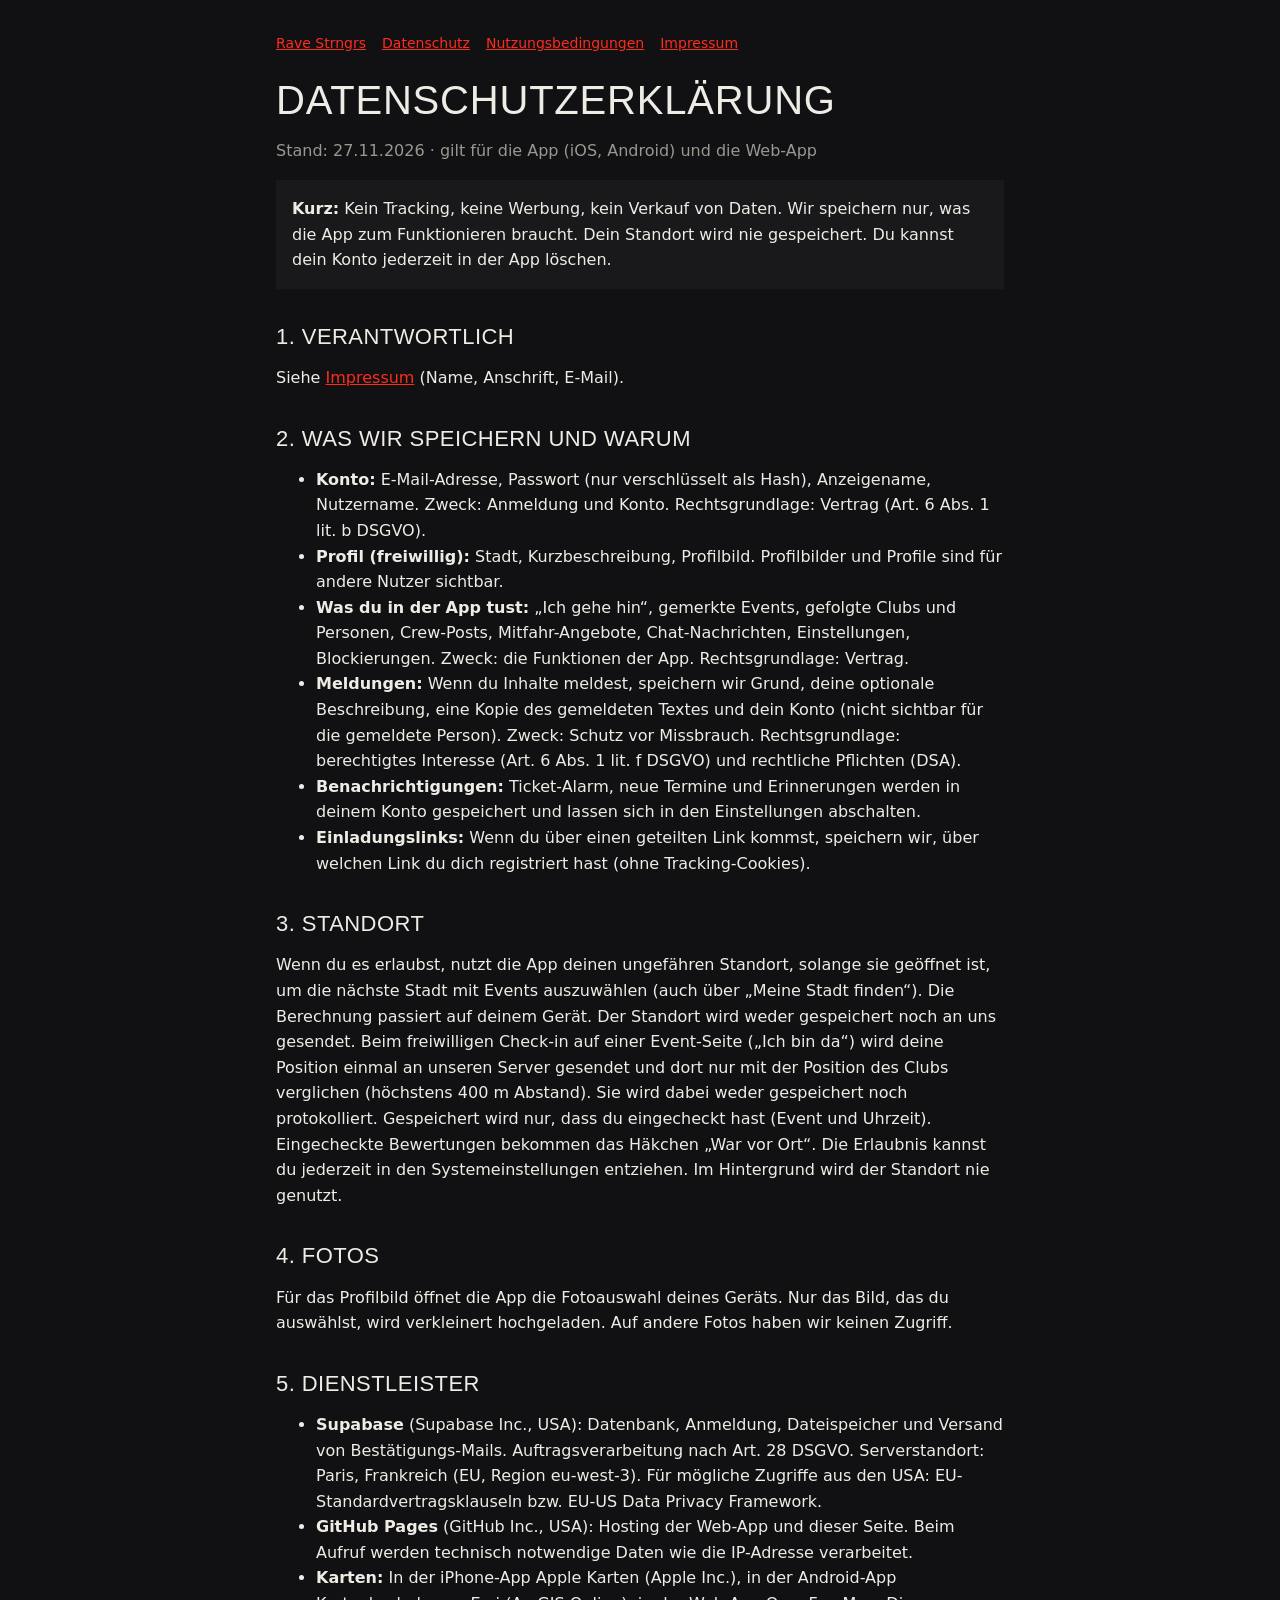
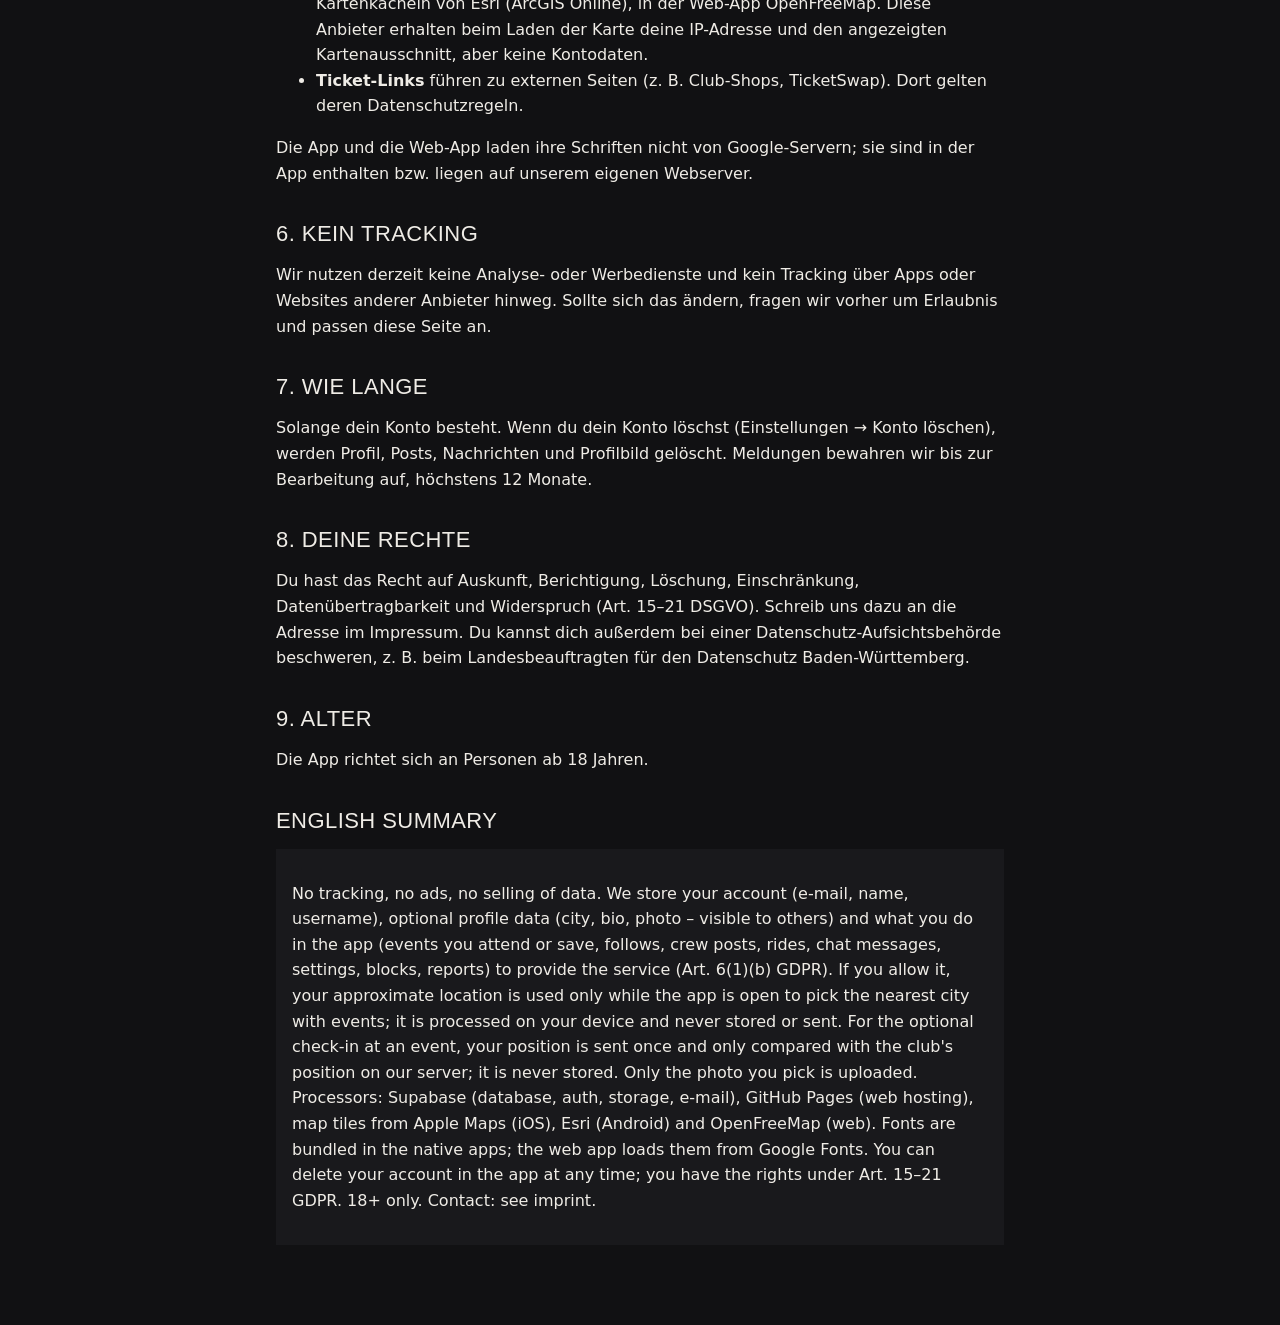
<file: app/legal/datenschutz.html>
<!doctype html><html lang="de"><head><meta charset="utf-8"><meta name="viewport" content="width=device-width,initial-scale=1">
<title>Datenschutz – Rave Strngrs</title>
<link rel="stylesheet" href="legal.css"></head><body><main>
<nav><a href="../">Rave Strngrs</a><a href="datenschutz.html">Datenschutz</a><a href="nutzungsbedingungen.html">Nutzungsbedingungen</a><a href="impressum.html">Impressum</a></nav>
<h1>Datenschutz&shy;erklärung</h1>
<p class="m">Stand: 27.11.2026 · gilt für die App (iOS, Android) und die Web-App</p>
<div class="box"><b>Kurz:</b> Kein Tracking, keine Werbung, kein Verkauf von Daten. Wir speichern nur, was die App zum Funktionieren braucht. Dein Standort wird nie gespeichert. Du kannst dein Konto jederzeit in der App löschen.</div>

<h2>1. Verantwortlich</h2>
<p>Siehe <a href="impressum.html">Impressum</a> (Name, Anschrift, E-Mail).</p>

<h2>2. Was wir speichern und warum</h2>
<ul>
<li><b>Konto:</b> E-Mail-Adresse, Passwort (nur verschlüsselt als Hash), Anzeigename, Nutzername. Zweck: Anmeldung und Konto. Rechtsgrundlage: Vertrag (Art. 6 Abs. 1 lit. b DSGVO).</li>
<li><b>Profil (freiwillig):</b> Stadt, Kurzbeschreibung, Profilbild. Profilbilder und Profile sind für andere Nutzer sichtbar.</li>
<li><b>Was du in der App tust:</b> „Ich gehe hin“, gemerkte Events, gefolgte Clubs und Personen, Crew-Posts, Mitfahr-Angebote, Chat-Nachrichten, Einstellungen, Blockierungen. Zweck: die Funktionen der App. Rechtsgrundlage: Vertrag.</li>
<li><b>Meldungen:</b> Wenn du Inhalte meldest, speichern wir Grund, deine optionale Beschreibung, eine Kopie des gemeldeten Textes und dein Konto (nicht sichtbar für die gemeldete Person). Zweck: Schutz vor Missbrauch. Rechtsgrundlage: berechtigtes Interesse (Art. 6 Abs. 1 lit. f DSGVO) und rechtliche Pflichten (DSA).</li>
<li><b>Benachrichtigungen:</b> Ticket-Alarm, neue Termine und Erinnerungen werden in deinem Konto gespeichert und lassen sich in den Einstellungen abschalten.</li>
<li><b>Einladungslinks:</b> Wenn du über einen geteilten Link kommst, speichern wir, über welchen Link du dich registriert hast (ohne Tracking-Cookies).</li>
</ul>

<h2>3. Standort</h2>
<p>Wenn du es erlaubst, nutzt die App deinen ungefähren Standort, solange sie geöffnet ist, um die nächste Stadt mit Events auszuwählen (auch über „Meine Stadt finden“). Die Berechnung passiert auf deinem Gerät. Der Standort wird weder gespeichert noch an uns gesendet. Beim freiwilligen Check-in auf einer Event-Seite („Ich bin da“) wird deine Position einmal an unseren Server gesendet und dort nur mit der Position des Clubs verglichen (höchstens 400 m Abstand). Sie wird dabei weder gespeichert noch protokolliert. Gespeichert wird nur, dass du eingecheckt hast (Event und Uhrzeit). Eingecheckte Bewertungen bekommen das Häkchen „War vor Ort“. Die Erlaubnis kannst du jederzeit in den Systemeinstellungen entziehen. Im Hintergrund wird der Standort nie genutzt.</p>

<h2>4. Fotos</h2>
<p>Für das Profilbild öffnet die App die Fotoauswahl deines Geräts. Nur das Bild, das du auswählst, wird verkleinert hochgeladen. Auf andere Fotos haben wir keinen Zugriff.</p>

<h2>5. Dienstleister</h2>
<ul>
<li><b>Supabase</b> (Supabase Inc., USA): Datenbank, Anmeldung, Dateispeicher und Versand von Bestätigungs-Mails. Auftragsverarbeitung nach Art. 28 DSGVO. Serverstandort: Paris, Frankreich (EU, Region eu-west-3). Für mögliche Zugriffe aus den USA: EU-Standardvertragsklauseln bzw. EU-US Data Privacy Framework.</li>
<li><b>GitHub Pages</b> (GitHub Inc., USA): Hosting der Web-App und dieser Seite. Beim Aufruf werden technisch notwendige Daten wie die IP-Adresse verarbeitet.</li>
<li><b>Karten:</b> In der iPhone-App Apple Karten (Apple Inc.), in der Android-App Kartenkacheln von Esri (ArcGIS Online), in der Web-App OpenFreeMap. Diese Anbieter erhalten beim Laden der Karte deine IP-Adresse und den angezeigten Kartenausschnitt, aber keine Kontodaten.</li>
<li><b>Ticket-Links</b> führen zu externen Seiten (z. B. Club-Shops, TicketSwap). Dort gelten deren Datenschutzregeln.</li>
</ul>
<p>Die App und die Web-App laden ihre Schriften nicht von Google-Servern; sie sind in der App enthalten bzw. liegen auf unserem eigenen Webserver.</p>

<h2>6. Kein Tracking</h2>
<p>Wir nutzen derzeit keine Analyse- oder Werbedienste und kein Tracking über Apps oder Websites anderer Anbieter hinweg. Sollte sich das ändern, fragen wir vorher um Erlaubnis und passen diese Seite an.</p>

<h2>7. Wie lange</h2>
<p>Solange dein Konto besteht. Wenn du dein Konto löschst (Einstellungen → Konto löschen), werden Profil, Posts, Nachrichten und Profilbild gelöscht. Meldungen bewahren wir bis zur Bearbeitung auf, höchstens 12 Monate.</p>

<h2>8. Deine Rechte</h2>
<p>Du hast das Recht auf Auskunft, Berichtigung, Löschung, Einschränkung, Datenübertragbarkeit und Widerspruch (Art. 15–21 DSGVO). Schreib uns dazu an die Adresse im Impressum. Du kannst dich außerdem bei einer Datenschutz-Aufsichtsbehörde beschweren, z. B. beim Landesbeauftragten für den Datenschutz Baden-Württemberg.</p>

<h2>9. Alter</h2>
<p>Die App richtet sich an Personen ab 18 Jahren.</p>

<h2 lang="en">English summary</h2>
<div class="box" lang="en"><p>No tracking, no ads, no selling of data. We store your account (e-mail, name, username), optional profile data (city, bio, photo – visible to others) and what you do in the app (events you attend or save, follows, crew posts, rides, chat messages, settings, blocks, reports) to provide the service (Art. 6(1)(b) GDPR). If you allow it, your approximate location is used only while the app is open to pick the nearest city with events; it is processed on your device and never stored or sent. For the optional check-in at an event, your position is sent once and only compared with the club's position on our server; it is never stored. Only the photo you pick is uploaded. Processors: Supabase (database, auth, storage, e-mail), GitHub Pages (web hosting), map tiles from Apple Maps (iOS), Esri (Android) and OpenFreeMap (web). Fonts are bundled in the native apps; the web app loads them from Google Fonts. You can delete your account in the app at any time; you have the rights under Art. 15–21 GDPR. 18+ only. Contact: see imprint.</p></div>
</main></body></html>
</file>
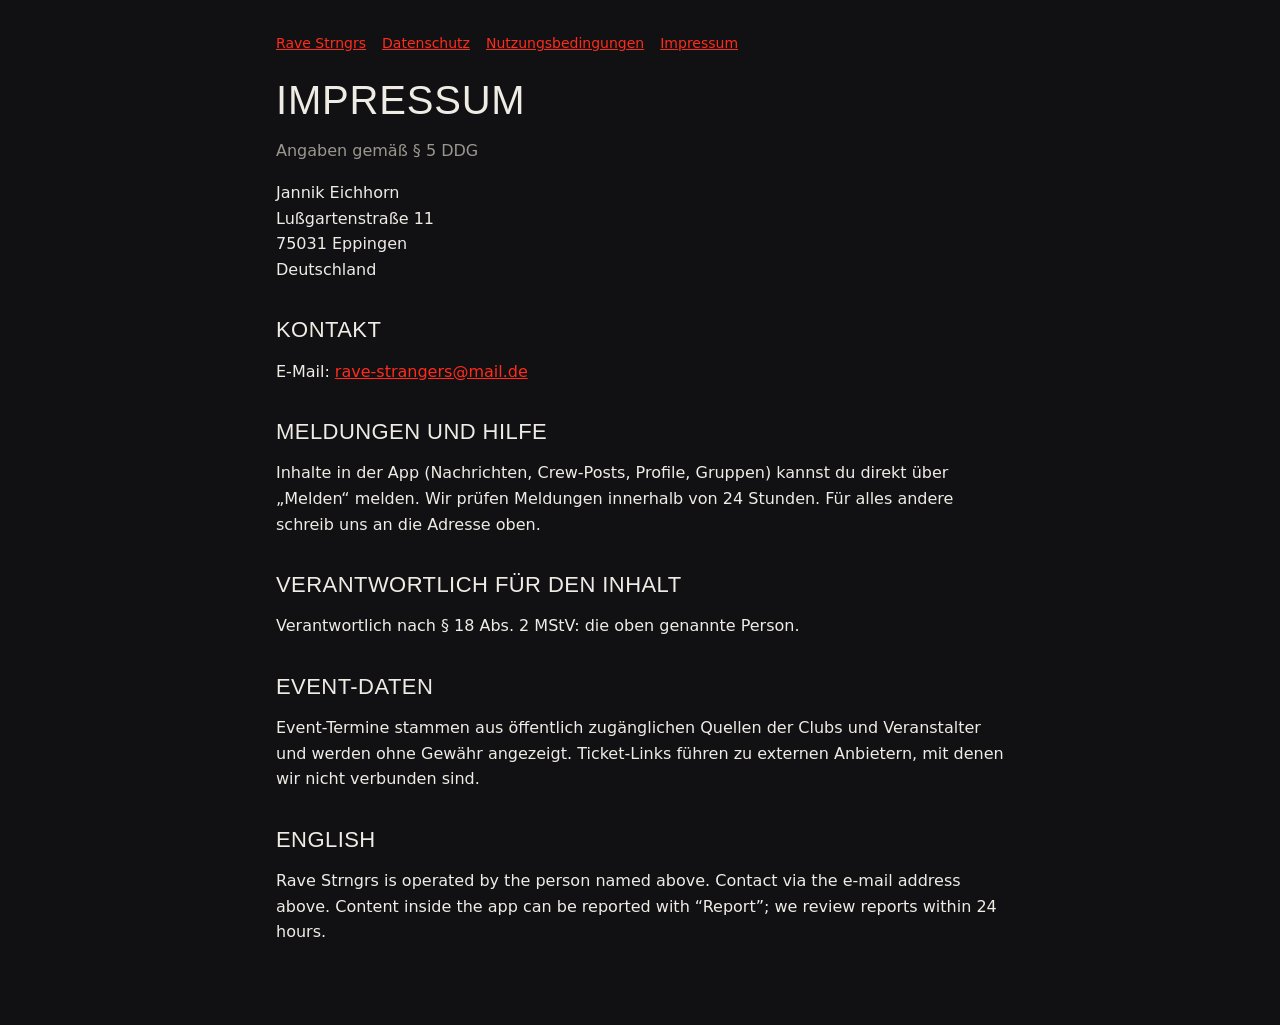
<file: app/legal/impressum.html>
<!doctype html><html lang="de"><head><meta charset="utf-8"><meta name="viewport" content="width=device-width,initial-scale=1">
<title>Impressum – Rave Strngrs</title>
<link rel="stylesheet" href="legal.css"></head><body><main>
<nav><a href="../">Rave Strngrs</a><a href="datenschutz.html">Datenschutz</a><a href="nutzungsbedingungen.html">Nutzungsbedingungen</a><a href="impressum.html">Impressum</a></nav>
<h1>Impressum</h1>
<p class="m">Angaben gemäß § 5 DDG</p>
<p>Jannik Eichhorn<br>
Lußgartenstraße 11<br>
75031 Eppingen<br>
Deutschland</p>
<h2>Kontakt</h2>
<p>E-Mail: <a href="mailto:rave-strangers@mail.de">rave-strangers@mail.de</a></p>
<h2>Meldungen und Hilfe</h2>
<p>Inhalte in der App (Nachrichten, Crew-Posts, Profile, Gruppen) kannst du direkt über „Melden“ melden. Wir prüfen Meldungen innerhalb von 24 Stunden. Für alles andere schreib uns an die Adresse oben.</p>
<h2>Verantwortlich für den Inhalt</h2>
<p>Verantwortlich nach § 18 Abs. 2 MStV: die oben genannte Person.</p>
<h2>Event-Daten</h2>
<p>Event-Termine stammen aus öffentlich zugänglichen Quellen der Clubs und Veranstalter und werden ohne Gewähr angezeigt. Ticket-Links führen zu externen Anbietern, mit denen wir nicht verbunden sind.</p>
<h2 lang="en">English</h2>
<p lang="en">Rave Strngrs is operated by the person named above. Contact via the e-mail address above. Content inside the app can be reported with “Report”; we review reports within 24 hours.</p>
</main></body></html>
</file>
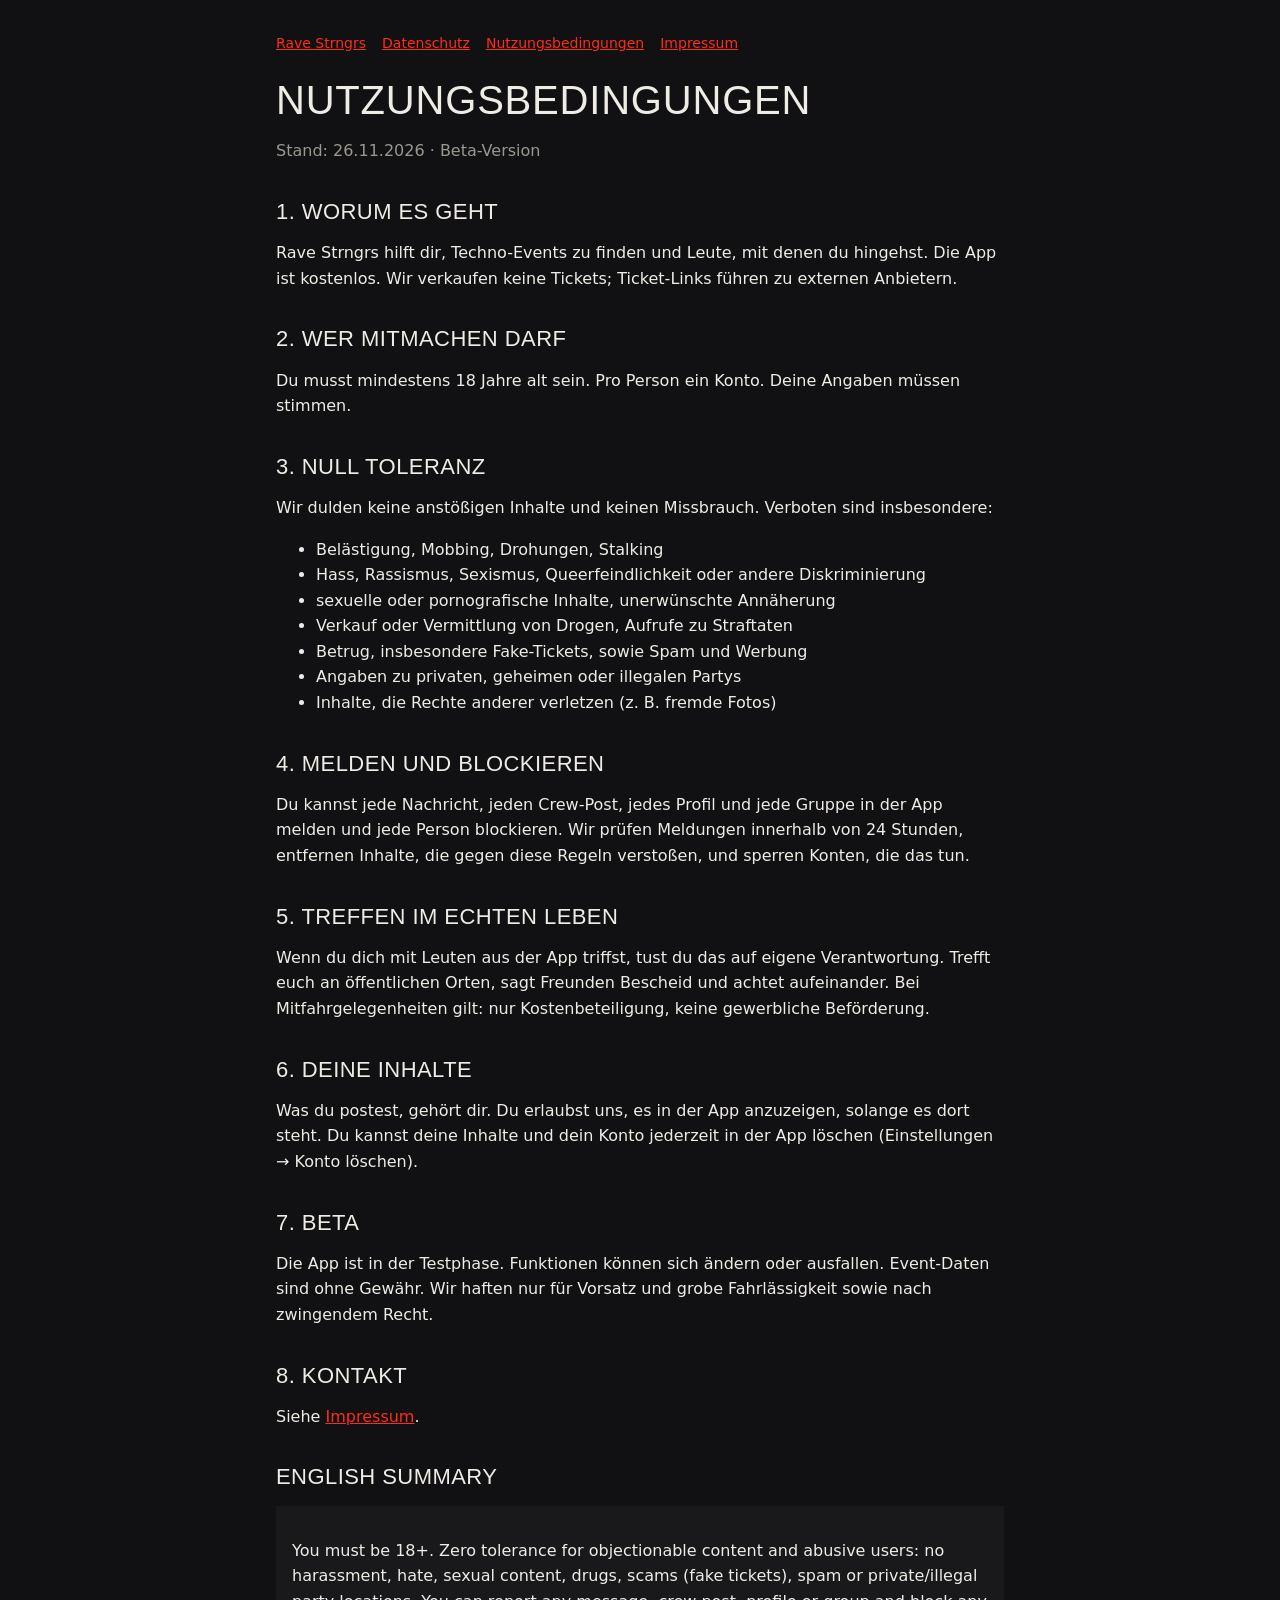
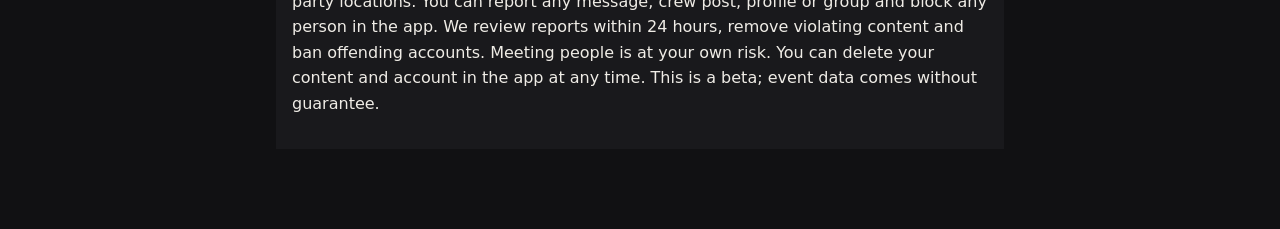
<file: app/legal/nutzungsbedingungen.html>
<!doctype html><html lang="de"><head><meta charset="utf-8"><meta name="viewport" content="width=device-width,initial-scale=1">
<title>Nutzungsbedingungen – Rave Strngrs</title>
<link rel="stylesheet" href="legal.css"></head><body><main>
<nav><a href="../">Rave Strngrs</a><a href="datenschutz.html">Datenschutz</a><a href="nutzungsbedingungen.html">Nutzungsbedingungen</a><a href="impressum.html">Impressum</a></nav>
<h1>Nutzungsbedingungen</h1>
<p class="m">Stand: 26.11.2026 · Beta-Version</p>
<h2>1. Worum es geht</h2>
<p>Rave Strngrs hilft dir, Techno-Events zu finden und Leute, mit denen du hingehst. Die App ist kostenlos. Wir verkaufen keine Tickets; Ticket-Links führen zu externen Anbietern.</p>
<h2>2. Wer mitmachen darf</h2>
<p>Du musst mindestens 18 Jahre alt sein. Pro Person ein Konto. Deine Angaben müssen stimmen.</p>
<h2>3. Null Toleranz</h2>
<p>Wir dulden keine anstößigen Inhalte und keinen Missbrauch. Verboten sind insbesondere:</p>
<ul>
<li>Belästigung, Mobbing, Drohungen, Stalking</li>
<li>Hass, Rassismus, Sexismus, Queerfeindlichkeit oder andere Diskriminierung</li>
<li>sexuelle oder pornografische Inhalte, unerwünschte Annäherung</li>
<li>Verkauf oder Vermittlung von Drogen, Aufrufe zu Straftaten</li>
<li>Betrug, insbesondere Fake-Tickets, sowie Spam und Werbung</li>
<li>Angaben zu privaten, geheimen oder illegalen Partys</li>
<li>Inhalte, die Rechte anderer verletzen (z. B. fremde Fotos)</li>
</ul>
<h2>4. Melden und Blockieren</h2>
<p>Du kannst jede Nachricht, jeden Crew-Post, jedes Profil und jede Gruppe in der App melden und jede Person blockieren. Wir prüfen Meldungen innerhalb von 24 Stunden, entfernen Inhalte, die gegen diese Regeln verstoßen, und sperren Konten, die das tun.</p>
<h2>5. Treffen im echten Leben</h2>
<p>Wenn du dich mit Leuten aus der App triffst, tust du das auf eigene Verantwortung. Trefft euch an öffentlichen Orten, sagt Freunden Bescheid und achtet aufeinander. Bei Mitfahrgelegenheiten gilt: nur Kostenbeteiligung, keine gewerbliche Beförderung.</p>
<h2>6. Deine Inhalte</h2>
<p>Was du postest, gehört dir. Du erlaubst uns, es in der App anzuzeigen, solange es dort steht. Du kannst deine Inhalte und dein Konto jederzeit in der App löschen (Einstellungen → Konto löschen).</p>
<h2>7. Beta</h2>
<p>Die App ist in der Testphase. Funktionen können sich ändern oder ausfallen. Event-Daten sind ohne Gewähr. Wir haften nur für Vorsatz und grobe Fahrlässigkeit sowie nach zwingendem Recht.</p>
<h2>8. Kontakt</h2>
<p>Siehe <a href="impressum.html">Impressum</a>.</p>
<h2 lang="en">English summary</h2>
<div class="box" lang="en"><p>You must be 18+. Zero tolerance for objectionable content and abusive users: no harassment, hate, sexual content, drugs, scams (fake tickets), spam or private/illegal party locations. You can report any message, crew post, profile or group and block any person in the app. We review reports within 24 hours, remove violating content and ban offending accounts. Meeting people is at your own risk. You can delete your content and account in the app at any time. This is a beta; event data comes without guarantee.</p></div>
</main></body></html>
</file>
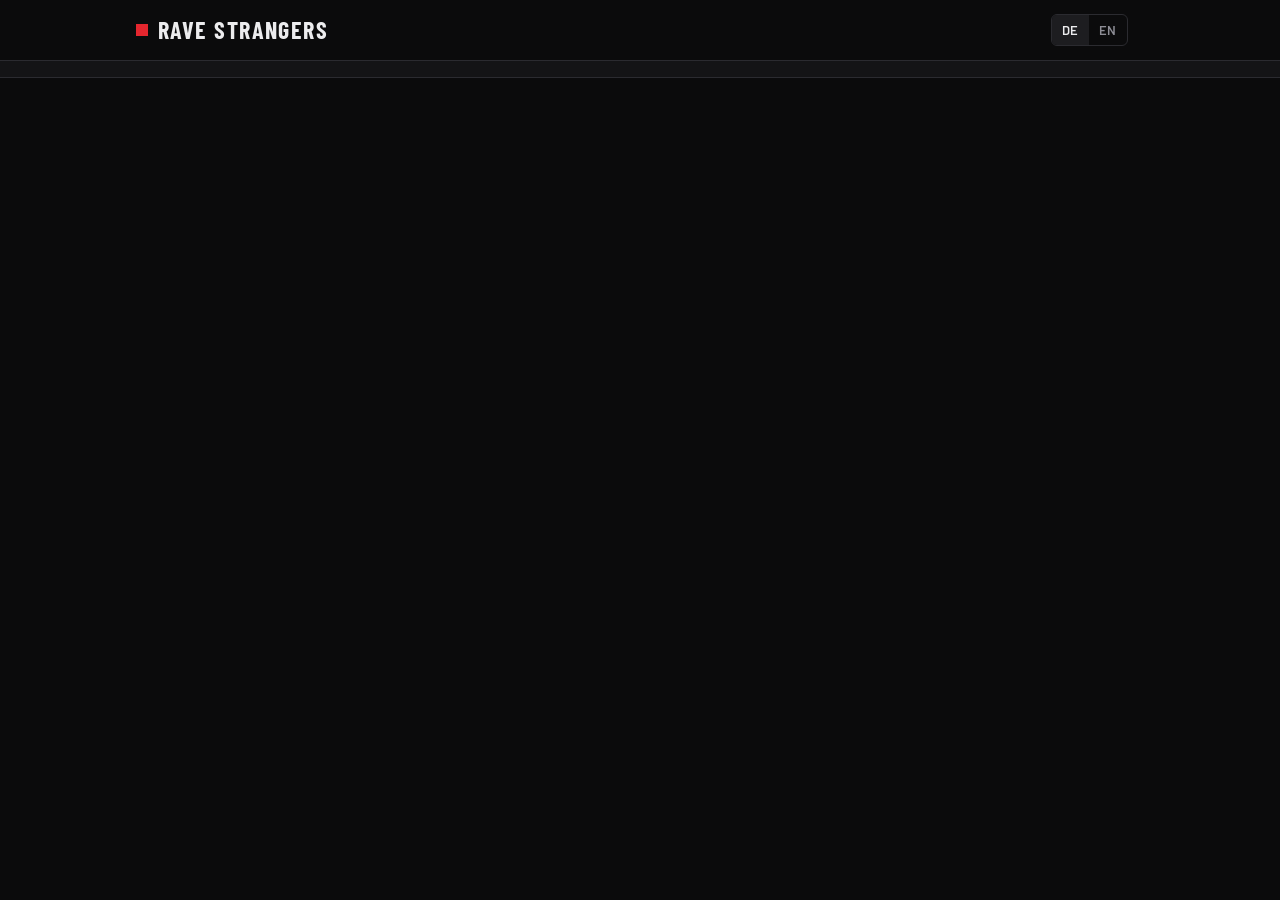
<file: prototype/src/app.html>
<!DOCTYPE html>
<html lang="de">
<head>
<meta charset="utf-8">
<meta name="viewport" content="width=device-width, initial-scale=1">
<title>Rave Strangers</title>
<link rel="preconnect" href="https://fonts.googleapis.com">
<link rel="preconnect" href="https://fonts.gstatic.com" crossorigin>
<link href="https://fonts.googleapis.com/css2?family=Barlow+Condensed:wght@600;700&family=Barlow:wght@400;500;600&display=swap" rel="stylesheet">
<style>
/* Layout: dark app shell. Sticky header with tabs (bottom bar on phones), one centred content column. Map view = map plus side panel. */
:root{
  --bg:#0b0b0c;
  --surface:#141416;
  --surface-2:#1d1d20;
  --line:#2b2b30;
  --text:#ececee;
  --muted:#8e8e96;
  --accent:#e4262e;
  --accent-ink:#ffffff;
  --display:'Barlow Condensed','Arial Narrow',sans-serif;
  --body:'Barlow',system-ui,-apple-system,'Segoe UI',sans-serif;
  color-scheme:dark;
}
*{box-sizing:border-box}
html,body{margin:0}
body{background:var(--bg);color:var(--text);font-family:var(--body);font-size:16px;line-height:1.45;padding-bottom:84px}
a{color:inherit;text-decoration:none}
button,input,select,textarea{font:inherit;color:inherit}
:focus-visible{outline:2px solid var(--accent);outline-offset:2px}
.wrap{max-width:1040px;margin:0 auto;padding:0 16px}

header.top{position:sticky;top:0;z-index:20;background:var(--bg);border-bottom:1px solid var(--line)}
header.top .wrap{display:flex;align-items:center;gap:16px;height:60px}
.brand{font-family:var(--display);font-weight:700;font-size:24px;letter-spacing:.06em;text-transform:uppercase;display:flex;align-items:center;gap:10px;white-space:nowrap}
.brand i{width:12px;height:12px;background:var(--accent);display:inline-block}
.lang{margin-left:auto;display:flex;border:1px solid var(--line);border-radius:6px;overflow:hidden}
.lang button{background:none;border:0;padding:6px 10px;font-size:13px;font-weight:600;color:var(--muted);cursor:pointer;letter-spacing:.04em}
.lang button[aria-pressed="true"]{background:var(--surface-2);color:var(--text)}

nav.tabs{display:flex;gap:4px}
nav.tabs a{display:flex;align-items:center;gap:8px;padding:8px 12px;border-radius:6px;color:var(--muted);font-weight:600;font-size:15px}
nav.tabs a svg{width:20px;height:20px;stroke:currentColor;fill:none;stroke-width:1.8;stroke-linecap:round;stroke-linejoin:round}
nav.tabs a[aria-current="page"]{color:var(--text);background:var(--surface-2);box-shadow:inset 0 -2px 0 var(--accent)}
@media (max-width:720px){
  nav.tabs{position:fixed;left:0;right:0;bottom:0;background:rgba(11,11,12,.97);border-top:1px solid var(--line);padding:6px 4px calc(6px + env(safe-area-inset-bottom, 0px));justify-content:space-around;z-index:30;gap:0}
  nav.tabs a{flex-direction:column;gap:2px;font-size:11px;padding:6px 4px;flex:1;align-items:center}
  nav.tabs a[aria-current="page"]{box-shadow:inset 0 2px 0 var(--accent)}
}

.banner{background:var(--surface);border-bottom:1px solid var(--line);color:var(--muted);font-size:13px;padding:8px 0}
main{padding:24px 0 40px}
h1,h2,h3{font-family:var(--display);text-transform:uppercase;letter-spacing:.03em;margin:0;text-wrap:balance;line-height:1.05}
h1{font-size:44px;font-weight:700}
h2{font-size:26px;font-weight:700}
h3{font-size:22px;font-weight:700}
.sub{color:var(--muted);margin:8px 0 0;max-width:62ch}
.sec{margin-top:32px}
.sec>h2{margin-bottom:12px;display:flex;align-items:baseline;gap:10px}

.filters{display:grid;grid-template-columns:2fr 1fr 1fr;gap:10px;margin-top:20px}
@media (max-width:640px){.filters{grid-template-columns:1fr 1fr}.filters .f-q{grid-column:1/-1}}
.filters.two{grid-template-columns:1fr 1fr 1fr}
@media (max-width:640px){.filters.two{grid-template-columns:1fr}}
.field label{display:block;font-size:12px;font-weight:600;letter-spacing:.06em;text-transform:uppercase;color:var(--muted);margin-bottom:4px}
input[type=text],input[type=date],input[type=time],input[type=url],select,textarea{width:100%;background:var(--surface);border:1px solid var(--line);border-radius:6px;padding:10px 12px;min-height:44px}
textarea{min-height:90px;resize:vertical}
select{appearance:none;background-image:linear-gradient(45deg,transparent 50%,var(--muted) 50%),linear-gradient(135deg,var(--muted) 50%,transparent 50%);background-position:calc(100% - 18px) 50%,calc(100% - 13px) 50%;background-size:5px 5px;background-repeat:no-repeat;padding-right:32px}
input::placeholder,textarea::placeholder{color:#62626a}

.chips{display:flex;flex-wrap:wrap;gap:8px}
.chip{border:1px solid var(--line);background:var(--surface);color:var(--muted);border-radius:999px;padding:6px 14px;font-size:14px;font-weight:600;cursor:pointer;white-space:nowrap;min-height:34px}
.chip[aria-pressed="true"],.chipcheck input:checked+span{background:var(--accent);border-color:var(--accent);color:var(--accent-ink)}
.chipcheck{position:relative}
.chipcheck input{position:absolute;opacity:0;inset:0;cursor:pointer}
.chipcheck span{display:inline-block;border:1px solid var(--line);background:var(--surface);color:var(--muted);border-radius:999px;padding:6px 14px;font-size:14px;font-weight:600}
.chipcheck input:focus-visible+span{outline:2px solid var(--accent);outline-offset:2px}
.tag{display:inline-block;border:1px solid var(--line);color:var(--muted);border-radius:4px;padding:2px 8px;font-size:12px;font-weight:600;letter-spacing:.05em;text-transform:uppercase}
.tag.hot{border-color:var(--accent);color:var(--accent)}

.btn{display:inline-flex;align-items:center;justify-content:center;gap:8px;min-height:44px;padding:0 18px;border-radius:6px;border:1px solid var(--line);background:var(--surface-2);font-weight:600;cursor:pointer}
.btn:hover{border-color:#44444b}
.btn.primary{background:var(--accent);border-color:var(--accent);color:var(--accent-ink)}
.btn.primary:hover{filter:brightness(1.1)}
.btn.small{min-height:36px;padding:0 12px;font-size:14px}
.btn.on{background:transparent;border-color:var(--accent);color:var(--accent)}
.row{display:flex;flex-wrap:wrap;gap:10px;align-items:center}
.link{color:var(--text);text-decoration:underline;text-decoration-color:var(--accent);text-underline-offset:3px}

.list{display:grid;gap:10px;margin-top:12px}
.ev{display:grid;grid-template-columns:64px 1fr auto;gap:16px;align-items:center;background:var(--surface);border:1px solid var(--line);border-radius:8px;padding:14px 16px}
.ev:hover{border-color:#44444b}
.date{text-align:center;border-right:1px solid var(--line);padding-right:14px}
.date b{display:block;font-family:var(--display);font-size:34px;line-height:1;font-weight:700}
.date span{font-size:12px;font-weight:600;letter-spacing:.1em;text-transform:uppercase;color:var(--accent)}
.ev .meta{color:var(--muted);font-size:14px;margin:4px 0 8px}
.ev .side{text-align:right;font-size:13px;color:var(--muted)}
@media (max-width:560px){.ev{grid-template-columns:52px 1fr}.ev .side{grid-column:1/-1;text-align:left;display:flex;align-items:center;gap:10px}}
.avs{display:flex}
.avs .av{margin-left:-8px;border:2px solid var(--surface)}
.avs .av:first-child{margin-left:0}
.av{--s:40px;width:var(--s);height:var(--s);border-radius:50%;background:hsl(var(--h) 14% 24%);display:inline-grid;place-items:center;font-weight:600;font-size:calc(var(--s) * .38);flex:none;color:#d8d8dc}
.vb{width:18px;height:18px;vertical-align:-3px;margin-left:4px;flex:none}

.empty{border:1px dashed var(--line);border-radius:8px;padding:28px;color:var(--muted);text-align:center;margin-top:20px}
.count{color:var(--muted);font-size:14px;margin:16px 0 0}

.back{display:inline-flex;align-items:center;gap:6px;color:var(--muted);font-weight:600;margin-bottom:16px;min-height:36px}
dl.facts{display:grid;grid-template-columns:repeat(auto-fit,minmax(150px,1fr));gap:1px;background:var(--line);border:1px solid var(--line);border-radius:8px;overflow:hidden;margin:20px 0 0}
.facts div{background:var(--surface);padding:12px 14px}
.facts dt{font-size:12px;letter-spacing:.06em;text-transform:uppercase;color:var(--muted);font-weight:600}
.facts dd{margin:2px 0 0;font-weight:600}
.nophone{display:flex;gap:12px;align-items:flex-start;border:1px solid var(--line);border-left:3px solid var(--accent);border-radius:6px;background:var(--surface);padding:12px 14px;margin-top:16px;color:var(--muted);font-size:15px}
.nophone b{color:var(--text)}
.srcbox{margin-top:24px;color:var(--muted);font-size:14px}

.people{display:grid;gap:8px}
.person{display:flex;align-items:center;gap:12px;background:var(--surface);border:1px solid var(--line);border-radius:8px;padding:10px 12px;text-align:left;width:100%}
.person .grow{flex:1;min-width:0}
.person .grow p{margin:0;color:var(--muted);font-size:14px}
.person .grow strong{display:block}
.grid{display:grid;grid-template-columns:repeat(auto-fill,minmax(250px,1fr));gap:10px;margin-top:20px}
.acard{display:flex;gap:14px;align-items:center;background:var(--surface);border:1px solid var(--line);border-radius:8px;padding:14px}
.acard:hover{border-color:#44444b}
.acard p{margin:0;color:var(--muted);font-size:14px}
.acard strong{font-size:17px}

.socials{display:flex;flex-wrap:wrap;gap:8px;margin-top:12px}
.soc{display:inline-flex;gap:8px;align-items:center;border:1px solid var(--line);background:var(--surface);border-radius:6px;padding:6px 10px;font-size:14px}
.soc em{font-style:normal;color:var(--muted);font-size:12px;letter-spacing:.06em;text-transform:uppercase;font-weight:600}

.tour{display:grid;gap:8px}
.tour .t{display:grid;grid-template-columns:96px 1fr auto;gap:12px;align-items:center;background:var(--surface);border:1px solid var(--line);border-radius:8px;padding:10px 14px}
.tour .t .d{font-family:var(--display);font-size:20px;font-weight:700;text-transform:uppercase}
.tour .t p{margin:0;color:var(--muted);font-size:14px}
@media (max-width:480px){.tour .t{grid-template-columns:76px 1fr}.tour .t .tag{grid-column:2}}

.hero{display:flex;gap:18px;align-items:center;margin-top:8px}
.hero h1{font-size:40px}
.form{display:grid;gap:14px;margin-top:20px;max-width:620px}
.form2{display:grid;grid-template-columns:1fr 1fr;gap:12px}
@media (max-width:520px){.form2{grid-template-columns:1fr}}
.seg{display:inline-flex;border:1px solid var(--line);border-radius:6px;overflow:hidden}
.seg button{background:var(--surface);border:0;padding:10px 16px;font-weight:600;color:var(--muted);cursor:pointer;min-height:44px}
.seg button[aria-pressed="true"]{background:var(--accent);color:var(--accent-ink)}
.card{background:var(--surface);border:1px solid var(--line);border-radius:8px;padding:16px}
.card p{margin:0 0 10px;color:var(--muted)}
.card p:last-child{margin-bottom:0}

.chat{display:grid;gap:8px;margin-top:16px;padding:14px;background:var(--surface);border:1px solid var(--line);border-radius:8px;min-height:240px;align-content:start}
.msg{max-width:78%;padding:8px 12px;border-radius:10px;background:var(--surface-2);justify-self:start}
.msg.me{background:var(--accent);color:var(--accent-ink);justify-self:end}
.composer{display:flex;gap:8px;margin-top:10px}
.composer input{flex:1}

/* Map */
.mapgrid{display:grid;grid-template-columns:1fr 320px;gap:12px;margin-top:16px;align-items:start}
@media (max-width:860px){.mapgrid{grid-template-columns:1fr}}
.mapbox{position:relative;height:clamp(380px,66vh,660px);border:1px solid var(--line);border-radius:8px;overflow:hidden;background:#08080a;touch-action:none}
#mapsvg{width:100%;height:100%;display:block;cursor:grab;user-select:none;-webkit-user-select:none}
#mapsvg.drag{cursor:grabbing}
.land path{vector-effect:non-scaling-stroke;stroke-width:1;stroke-linejoin:round}
.land.nb path{fill:#101012;stroke:#222226}
.land.de path{fill:#1b1b1f;stroke:#55555d}
.clabel{fill:#8e8e96;font-family:var(--body);font-weight:600;paint-order:stroke;stroke:#1b1b1f;stroke-linejoin:round;pointer-events:none;letter-spacing:.02em}
.cdot{fill:#6a6a72;pointer-events:none}
.mk,.cl{cursor:pointer}
.mk .dot{fill:var(--accent);stroke:#fff;stroke-width:1.5;vector-effect:non-scaling-stroke}
.mk.off .dot{fill:#26262b;stroke:#74747c}
.mk .ring{fill:none;stroke:var(--accent);stroke-width:2;vector-effect:non-scaling-stroke}
.mk text,.cl text{fill:#fff;font-family:var(--body);font-weight:700;text-anchor:middle;pointer-events:none}
.mk .vname{fill:#ececee;text-anchor:start;font-weight:600;paint-order:stroke;stroke:#0b0b0c;stroke-linejoin:round}
.cl .dot{fill:var(--surface-2);stroke:var(--accent);stroke-width:2;vector-effect:non-scaling-stroke}
.mk:focus-visible,.cl:focus-visible{outline:none}
.mk:focus-visible .dot,.cl:focus-visible .dot{stroke:#fff;stroke-width:3}
.mapctl{position:absolute;right:10px;top:10px;display:grid;gap:6px}
.mapctl button{width:40px;height:40px;border-radius:6px;border:1px solid var(--line);background:rgba(20,20,22,.95);font-size:22px;font-weight:600;line-height:1;cursor:pointer;display:grid;place-items:center}
.mapctl button:hover{border-color:#55555d}
.mapctl svg{width:20px;height:20px;stroke:currentColor;fill:none;stroke-width:1.8;stroke-linecap:round;stroke-linejoin:round}
.maplegend{position:absolute;left:10px;bottom:10px;display:flex;gap:12px;background:rgba(20,20,22,.92);border:1px solid var(--line);border-radius:6px;padding:6px 10px;font-size:12px;color:var(--muted)}
.maplegend span{display:inline-flex;align-items:center;gap:6px}
.maplegend i{width:10px;height:10px;border-radius:50%;display:inline-block;background:var(--accent)}
.maplegend i.off{background:#26262b;border:1px solid #74747c}
.mappanel{background:var(--surface);border:1px solid var(--line);border-radius:8px;padding:16px;min-height:120px}
.mappanel h2{font-size:28px}
.mappanel .addr{color:var(--muted);margin:6px 0 0;font-size:14px}
.mappanel .evrow{display:grid;grid-template-columns:56px 1fr;gap:10px;align-items:center;padding:10px 0;border-top:1px solid var(--line)}
.mappanel .evrow:first-of-type{margin-top:12px}
.mappanel .evrow b{font-family:var(--display);font-size:20px;text-transform:uppercase;line-height:1.05}
.mappanel .evrow p{margin:0;color:var(--muted);font-size:14px}
.mappanel .evrow strong{display:block}

details.more{margin-top:12px}
details.more summary{cursor:pointer;font-weight:600;min-height:44px;display:inline-flex;align-items:center;list-style:none;border:1px solid var(--line);border-radius:6px;padding:0 16px;background:var(--surface-2)}
details.more summary::-webkit-details-marker{display:none}
details.more[open] summary{margin-bottom:4px;border-color:#44444b}
.stars{color:var(--accent);letter-spacing:1px}
.btn[disabled]{opacity:.5;cursor:default}
.linkbtn{background:none;border:0;color:var(--muted);text-decoration:underline;cursor:pointer;padding:0;font-size:14px}
.facts dd a{text-decoration:underline;text-decoration-color:var(--accent);text-underline-offset:3px}
#toast{position:fixed;left:50%;bottom:96px;transform:translateX(-50%);background:var(--text);color:var(--bg);padding:10px 16px;border-radius:6px;font-weight:600;z-index:50;opacity:0;pointer-events:none;transition:opacity .2s}
#toast.show{opacity:1}
@media (prefers-reduced-motion:reduce){#toast{transition:none}}
footer{color:var(--muted);font-size:13px;padding:24px 0 8px;border-top:1px solid var(--line);margin-top:40px}
</style>
</head>
<body>
<header class="top">
  <div class="wrap">
    <a class="brand" href="#events"><i></i>Rave Strangers</a>
    <div class="lang" role="group" aria-label="Language">
      <button type="button" data-act="lang" data-id="de" aria-pressed="true">DE</button>
      <button type="button" data-act="lang" data-id="en" aria-pressed="false">EN</button>
    </div>
    <nav class="tabs" id="tabs" aria-label="Main"></nav>
  </div>
</header>
<div class="banner"><div class="wrap" id="banner"></div></div>
<main><div class="wrap" id="view"></div></main>
<div id="toast" role="status" aria-live="polite"></div>

<script>
(function(){
'use strict';

/* ---------- Map geometry (Germany outline from open Natural Earth data via world-atlas) ---------- */
var GEO = /*GEO*/null;

/* ---------- Texts ---------- */
var T = {
  de:{
    nav_events:'Events', nav_map:'Karte', nav_artists:'Artists', nav_connect:'Connect', nav_me:'Profil',
    banner:'Prototyp: Events und Clubs sind echt (Stand 10.11.2026, mit Quelle). Profile, Chats und Teilnehmende sind Beispiele.',
    events_title:'Raves in Deutschland', events_sub:'Finde Nächte, DJs und Leute, die auch hinwollen.',
    search:'Suche', search_ph:'Event, Club oder DJ', city:'Stadt', all_cities:'Alle Städte', when:'Zeitraum',
    when_all:'Alle Termine', when_week:'Nächste 7 Tage', when_month:'Nächste 30 Tage', genre_all:'Alle Genres',
    n_events:'{n} Events', none_found:'Keine Events gefunden. Probier weniger Filter.',
    going_n:'{n} aus der Community', back:'Zurück', date:'Datum', time:'Beginn', venue:'Ort', price:'Eintritt',
    tba:'siehe Quelle', lineup:'Line-up', who_goes:'Wer geht hin', nobody:'Noch niemand aus der Community. Sei die erste Person.',
    go:'Ich gehe hin', going:'Du gehst hin', say_hi:'Hi sagen', open_chat:'Chat öffnen',
    nophone_t:'Foto- und Videoverbot', nophone_d:'Der Veranstalter nennt ein Foto- und Videoverbot. Das Handy bleibt in der Tasche, Connect davor und danach.',
    lineup_tba:'Das Line-up steht noch nicht fest oder liegt uns nicht vor. Details über die Quelle.', and_more:'und {n} weitere',
    show_map:'Auf der Karte zeigen', source_t:'Quelle', source_note:'Stand 10.11.2026. Bitte Zeit, Line-up und Preis beim Veranstalter prüfen.',
    verified:'Verifizierter Artist', artists_title:'Artists', artists_sub:'DJs und Live-Acts mit eigenem Profil. Das rote Häkchen bedeutet: Identität geprüft.',
    demo_artists:'Diese Profile sind erfunden und zeigen, wie Artist-Seiten aussehen. Echte Artists kommen mit Registrierung und Verifizierung.',
    only_verified:'Nur verifizierte', about:'Über', socials:'Socials', tour:'Termine', no_tour:'Keine Termine eingetragen.',
    on_app:'In der App', external:'Extern', add_event:'Event eintragen',
    connect_title:'Connect', connect_sub:'Du gehst zu denselben Events wie diese Leute. Sag Hi, bevor ihr euch auf dem Floor verpasst.',
    shared:'Gleiche Events wie du', inbox:'Nachrichten', no_threads:'Noch keine Unterhaltungen.', goes_to:'geht zu',
    msg_ph:'Nachricht schreiben', send:'Senden', chat_note:'Chat ist für davor und danach. Auf dem Event bleibt das Handy aus.',
    me_title:'Mein Profil', name:'Name', bio:'Über mich', bio_ph:'Was hörst du, wo tanzt du?', save:'Speichern', saved:'Gespeichert',
    soc_hint:'Socials verlinken', role_demo:'Demo-Ansicht', role_fan:'Normaler Account', role_artist:'Artist (verifiziert)',
    verif_t:'Artist-Verifizierung', verif_none:'Du bist DJ oder Live-Act? Beantrage die Verifizierung, dann bekommst du das rote Häkchen und kannst Tourtermine eintragen.',
    verif_btn:'Verifizierung beantragen', verif_pending:'Antrag eingegangen. Wir prüfen dein Profil und melden uns.',
    verif_ok:'Dein Profil ist verifiziert.', tour_add:'Tourtermin eintragen', tour_event:'Event oder Club', tour_add_btn:'Termin hinzufügen',
    tour_added:'Termin eingetragen', my_tour:'Meine Termine',
    new_title:'Event eintragen', new_sub:'Trag eine Nacht ein. Verifizierte Artists erscheinen sofort, alle anderen Einträge werden kurz geprüft.',
    f_title:'Name des Events', f_venue:'Club oder Ort', f_date:'Datum', f_time:'Beginn', f_genres:'Genres', f_lineup:'Line-up (Namen mit Komma trennen)',
    f_link:'Link zu Tickets oder Flyer', f_nophone:'Auf dem Event gilt ein Foto- und Videoverbot', f_submit:'Event veröffentlichen',
    f_err:'Bitte Name, Ort und Datum ausfüllen.', pending:'In Prüfung', new_tag:'Neu', published:'Event ist eingetragen',
    footer:'Rave Strangers · Prototyp · Event-Daten aus öffentlichen Quellen, ohne Gewähr. Konten und Chats existieren nur in diesem Fenster.',
    sources_t:'So kommen Events rein', sources_d:'Aktuell von Hand aus öffentlichen Kalendern zusammengetragen. Später tragen Veranstalter und Artists selbst ein, dazu kommen Kalender-Feeds und offizielle Schnittstellen.',
    no_artist:'Dieser Artist existiert nicht.', no_event:'Dieses Event existiert nicht.',
    map_title:'Karte', map_sub:'Alle Clubs und Events auf einen Blick. Ziehen zum Verschieben, Mausrad oder Plus und Minus zum Zoomen.',
    only_events:'Nur Orte mit Events', venues_t:'Alle Orte', ev_one:'1 Event', ev_many:'{n} Events', pick_marker:'Tippe auf einen Marker, um Events und Details zu sehen.',
    summary_map:'{v} Orte mit {e} Events im gewählten Zeitraum.', no_ev_here:'Keine Events an diesem Ort im gewählten Zeitraum.',
    approx:'Position ungefähr', zoom_in:'Vergrößern', zoom_out:'Verkleinern', zoom_reset:'Ganz Deutschland', leg_ev:'Mit Events', leg_none:'Ohne Events', zero:'keine Events'
    ,save_ev:'Merken', saved_ev:'Gemerkt', remind:'Erinnern', reminded:'Erinnerung an', ics:'In Google Kalender', tickets:'Tickets & Infos',
    rides_t:'Mitfahrgelegenheiten', rides_none:'Noch keine Fahrten angeboten.', ride_from:'ab {c}, Abfahrt {t}', seats:'{n} Plätze frei', seat_req:'Platz anfragen', seat_reqd:'Angefragt',
    ride_offer:'Fahrt anbieten', ride_city:'Abfahrt in', ride_time:'Abfahrtszeit', ride_seats:'Freie Plätze', ride_added:'Fahrt eingetragen', ride_msg:'Hi, hast du noch einen Platz frei zu {e}?', ride_mine:'Deine Fahrt',
    crew_t:'Crew-Suche', crew_none:'Noch niemand sucht hier eine Crew.', crew_join:'Bin dabei', crew_joined:'Angefragt', crew_ph:'z. B. Suche 2 Leute, bin ab 1 Uhr da', crew_new:'Crew suchen', crew_post:'Posten', crew_msg:'Hi, ich wär bei deiner Crew dabei!', crew_all:'Leute suchen eine Crew', crew_posted:'Gepostet', crew_mine:'dein Post',
    rules_t:'Regeln & Infos', r_phone:'Handy & Fotos', r_door:'Einlass', r_age:'Alter', r_access:'Barrierefreiheit', r_aware:'Awareness', not_set:'Noch nicht vom Club hinterlegt', photo_ban:'Fotoverbot, Handykamera wird am Einlass abgeklebt',
    aware_t:'Awareness & Sicherheit', aware_d:'Wenn es dir oder anderen nicht gut geht: Sprich das Awareness-Team, die Security oder das Barpersonal an. Im Notfall 112 anrufen.', aware_team:'Awareness vor Ort: {x}',
    upcoming:'Kommende Events', reviews_t:'Berichte & Bewertungen', reviews_none:'Noch keine Berichte. Schreib den ersten.', review_ph:'Wie waren Sound, Crowd, Tür, Awareness?', review_post:'Bericht posten', review_posted:'Danke für deinen Bericht', stars:'Bewertung', review_txt:'Dein Bericht',
    rev_after:'Berichte und Bewertungen öffnen am Tag nach dem Event.', club_claim:'Du gehörst zum Team dieses Clubs? Mit einem Veranstalter-Account pflegst du Regeln und Events selbst.', club_claim_btn:'Als Veranstalter verwalten', open_club:'Club-Seite', no_club:'Diesen Club gibt es nicht.',
    report:'Melden', block:'Blockieren', unblock:'Aufheben', blocked:'Blockiert. Du siehst diese Person nicht mehr.', report_reason:'Grund', rr1:'Belästigung', rr2:'Spam oder Fake-Profil', rr3:'Gefährliches Verhalten', rr4:'Sonstiges', report_txt:'Was ist passiert? (optional)', report_send:'Meldung senden', report_sent:'Danke. Unser Team prüft die Meldung vertraulich.', report_ev:'Falsche Angaben melden', blocked_list:'Blockierte Personen', safety_note:'Melden und Blockieren bleibt anonym. Die Person erfährt nichts davon.',
    role_org:'Veranstalter', org_t:'Veranstalter-Bereich', org_pick:'Welchen Club verwaltest du?', org_note:'Im Prototyp kannst du jeden Club wählen. In der echten App prüfen wir vorher, ob du wirklich zum Team gehörst.', org_rules:'Club-Infos bearbeiten', org_saved:'Club-Infos gespeichert', org_add:'Event für diesen Club eintragen', org_tag:'Veranstalter', org_view:'Club-Seite ansehen',
    import_t:'Kalender-Feed importieren', import_d:'Füg den Inhalt einer .ics-Datei ein oder lade die Datei hoch. Später holt die App Feeds und offizielle Schnittstellen automatisch ab.', import_file:'.ics-Datei', import_sample:'Beispiel-Feed einfügen', import_parse:'Vorschau', import_go:'{n} Events importieren', import_none:'Keine Events im Feed gefunden.', import_done:'{n} Events importiert', import_tag:'Import', import_txt:'Feed-Inhalt',
    notifs_t:'Benachrichtigungen', notifs_none:'Noch nichts Neues.', saved_t:'Merkliste', saved_none:'Noch nichts gemerkt. Auf Eventseiten gibt es den Merken-Knopf.', ics_all:'Alle in Kalender (.ics)', follows_t:'Du folgst', follows_none:'Du folgst noch niemandem.', follow:'Folgen', following:'Du folgst',
    n_follow:'{a} spielt am {d}: {c}', n_follow0:'Du folgst jetzt {a}. Neue Termine landen hier.', n_remind:'Erinnerung gesetzt: {e}, einen Tag vorher', n_ride:'Platzanfrage gesendet: {e}', push_note:'In der echten App kommen diese als Push-Nachricht aufs Handy.',
    type_all:'Alles', type_club:'Clubnächte', type_fest:'Festivals & Open Airs', fest_note:'Gerade ist Indoor-Saison. Open Airs für 2027 kommen rein, sobald die Veranstalter Termine bestätigen.', fest_tag:'Festival'

  },
  en:{
    nav_events:'Events', nav_map:'Map', nav_artists:'Artists', nav_connect:'Connect', nav_me:'Profile',
    banner:'Prototype: events and clubs are real (as of 10 Nov 2026, with source). Profiles, chats and attendees are samples.',
    events_title:'Raves in Germany', events_sub:'Find nights, DJs and people who are heading there too.',
    search:'Search', search_ph:'Event, club or DJ', city:'City', all_cities:'All cities', when:'When',
    when_all:'Any date', when_week:'Next 7 days', when_month:'Next 30 days', genre_all:'All genres',
    n_events:'{n} events', none_found:'No events found. Try fewer filters.',
    going_n:'{n} from the community', back:'Back', date:'Date', time:'Starts', venue:'Venue', price:'Entry',
    tba:'see source', lineup:'Line-up', who_goes:"Who's going", nobody:'Nobody from the community yet. Be the first.',
    go:"I'm going", going:"You're going", say_hi:'Say hi', open_chat:'Open chat',
    nophone_t:'No photos or video', nophone_d:'The organiser states a no-photo, no-video rule. Phones stay in your pocket. Connect before and after.',
    lineup_tba:'The line-up is not announced yet or we do not have it. Check the source.', and_more:'and {n} more',
    show_map:'Show on map', source_t:'Source', source_note:'As of 10 Nov 2026. Please check time, line-up and price with the organiser.',
    verified:'Verified artist', artists_title:'Artists', artists_sub:'DJs and live acts with their own profile. The red tick means identity checked.',
    demo_artists:'These profiles are made up to show what artist pages look like. Real artists come with sign-up and verification.',
    only_verified:'Verified only', about:'About', socials:'Socials', tour:'Dates', no_tour:'No dates listed.',
    on_app:'On the app', external:'External', add_event:'Add event',
    connect_title:'Connect', connect_sub:"You're going to the same events as these people. Say hi before you miss each other on the floor.",
    shared:'Same events as you', inbox:'Messages', no_threads:'No conversations yet.', goes_to:'going to',
    msg_ph:'Write a message', send:'Send', chat_note:'Chat is for before and after. At the event the phone stays off.',
    me_title:'My profile', name:'Name', bio:'About me', bio_ph:'What do you listen to, where do you dance?', save:'Save', saved:'Saved',
    soc_hint:'Link your socials', role_demo:'Demo view', role_fan:'Regular account', role_artist:'Artist (verified)',
    verif_t:'Artist verification', verif_none:'Are you a DJ or live act? Request verification to get the red tick and add tour dates.',
    verif_btn:'Request verification', verif_pending:"Request received. We'll check your profile and get back to you.",
    verif_ok:'Your profile is verified.', tour_add:'Add a tour date', tour_event:'Event or club', tour_add_btn:'Add date',
    tour_added:'Date added', my_tour:'My dates',
    new_title:'Add an event', new_sub:'List a night. Verified artists appear right away, all other entries get a quick check.',
    f_title:'Event name', f_venue:'Club or venue', f_date:'Date', f_time:'Start', f_genres:'Genres', f_lineup:'Line-up (separate names with commas)',
    f_link:'Link to tickets or flyer', f_nophone:'This event has a no-photo, no-video rule', f_submit:'Publish event',
    f_err:'Please fill in name, venue and date.', pending:'Under review', new_tag:'New', published:'Event added',
    footer:'Rave Strangers · Prototype · Event data from public sources, no guarantee. Accounts and chats only live in this window.',
    sources_t:'How events get in', sources_d:'Currently collected by hand from public calendars. Later organisers and artists add their own, plus calendar feeds and official partner interfaces.',
    no_artist:'This artist does not exist.', no_event:'This event does not exist.',
    map_title:'Map', map_sub:'All clubs and events at a glance. Drag to move, mouse wheel or plus and minus to zoom.',
    only_events:'Only places with events', venues_t:'All places', ev_one:'1 event', ev_many:'{n} events', pick_marker:'Tap a marker to see events and details.',
    summary_map:'{v} places with {e} events in the chosen period.', no_ev_here:'No events at this place in the chosen period.',
    approx:'Approximate position', zoom_in:'Zoom in', zoom_out:'Zoom out', zoom_reset:'All of Germany', leg_ev:'With events', leg_none:'No events', zero:'no events'
    ,save_ev:'Save', saved_ev:'Saved', remind:'Remind me', reminded:'Reminder on', ics:'Add to Google Calendar', tickets:'Tickets & info',
    rides_t:'Ride sharing', rides_none:'No rides offered yet.', ride_from:'from {c}, leaving {t}', seats:'{n} seats free', seat_req:'Request seat', seat_reqd:'Requested',
    ride_offer:'Offer a ride', ride_city:'Leaving from', ride_time:'Departure', ride_seats:'Free seats', ride_added:'Ride added', ride_msg:'Hi, do you still have a seat to {e}?', ride_mine:'Your ride',
    crew_t:'Crew finder', crew_none:'Nobody is looking for a crew here yet.', crew_join:"I'm in", crew_joined:'Requested', crew_ph:'e.g. Looking for 2 people, there from 1 am', crew_new:'Find a crew', crew_post:'Post', crew_msg:"Hi, I'd like to join your crew!", crew_all:'People looking for a crew', crew_posted:'Posted', crew_mine:'your post',
    rules_t:'Rules & info', r_phone:'Phones & photos', r_door:'Door', r_age:'Age', r_access:'Accessibility', r_aware:'Awareness', not_set:'Not provided by the club yet', photo_ban:'No photos, phone cameras get taped at the door',
    aware_t:'Awareness & safety', aware_d:'If you or someone else is not okay: talk to the awareness team, security or bar staff. In an emergency call 112.', aware_team:'Awareness on site: {x}',
    upcoming:'Upcoming events', reviews_t:'Reports & ratings', reviews_none:'No reports yet. Write the first one.', review_ph:'How were sound, crowd, door, awareness?', review_post:'Post report', review_posted:'Thanks for your report', stars:'Rating', review_txt:'Your report',
    rev_after:'Reports and ratings open the day after the event.', club_claim:'Part of this club’s team? With an organiser account you keep rules and events up to date yourself.', club_claim_btn:'Manage as organiser', open_club:'Club page', no_club:'This club does not exist.',
    report:'Report', block:'Block', unblock:'Unblock', blocked:'Blocked. You will not see this person any more.', report_reason:'Reason', rr1:'Harassment', rr2:'Spam or fake profile', rr3:'Dangerous behaviour', rr4:'Other', report_txt:'What happened? (optional)', report_send:'Send report', report_sent:'Thanks. Our team reviews the report confidentially.', report_ev:'Report wrong details', blocked_list:'Blocked people', safety_note:'Reporting and blocking are anonymous. The person is not told.',
    role_org:'Organiser', org_t:'Organiser area', org_pick:'Which club do you manage?', org_note:'In the prototype you can pick any club. In the real app we first check that you are really on the team.', org_rules:'Edit club info', org_saved:'Club info saved', org_add:'Add an event for this club', org_tag:'Organiser', org_view:'View club page',
    import_t:'Import a calendar feed', import_d:'Paste the contents of an .ics file or upload it. Later the app fetches feeds and official partner interfaces automatically.', import_file:'.ics file', import_sample:'Insert sample feed', import_parse:'Preview', import_go:'Import {n} events', import_none:'No events found in the feed.', import_done:'{n} events imported', import_tag:'Import', import_txt:'Feed contents',
    notifs_t:'Notifications', notifs_none:'Nothing new yet.', saved_t:'Saved', saved_none:'Nothing saved yet. Event pages have a save button.', ics_all:'All to calendar (.ics)', follows_t:'Following', follows_none:'You are not following anyone yet.', follow:'Follow', following:'Following',
    n_follow:'{a} plays on {d}: {c}', n_follow0:'You now follow {a}. New dates show up here.', n_remind:'Reminder set: {e}, one day before', n_ride:'Seat request sent: {e}', push_note:'In the real app these arrive as push notifications on your phone.',
    type_all:'All', type_club:'Club nights', type_fest:'Festivals & open airs', fest_note:'It is indoor season right now. Open airs for 2027 get added once organisers confirm dates.', fest_tag:'Festival'

  }
};

/* ---------- Data: cities, venues, events (real, collected 10 Nov 2026), demo artists and people ---------- */
var CITIES = [
  {name:'Berlin',lat:52.520,lon:13.405},{name:'Hamburg',lat:53.551,lon:9.994},{name:'München',lat:48.137,lon:11.576},
  {name:'Köln',lat:50.938,lon:6.960},{name:'Frankfurt',lat:50.111,lon:8.682},{name:'Stuttgart',lat:48.776,lon:9.183},
  {name:'Düsseldorf',lat:51.228,lon:6.774},{name:'Leipzig',lat:51.340,lon:12.373},{name:'Dresden',lat:51.050,lon:13.737},
  {name:'Karlsruhe',lat:49.007,lon:8.404},{name:'Hannover',lat:52.376,lon:9.732},{name:'Nürnberg',lat:49.452,lon:11.077},{name:'Bremen',lat:53.079,lon:8.802}
];
var EVENT_CITIES = ['Berlin','Dresden','Düsseldorf','Frankfurt','Hamburg','Karlsruhe','Köln','Leipzig','München','Stuttgart'];
var GENRES = ['Techno','Hard Techno','Acid','Trance','House','Minimal','Drum & Bass','Electronic'];
var SOC = [['instagram','Instagram'],['soundcloud','SoundCloud'],['ra','Resident Advisor'],['spotify','Spotify'],['mixcloud','Mixcloud'],['tiktok','TikTok']];

var VENUES = [
  {id:1,name:'Tresor',city:'Berlin',addr:'Köpenicker Str. 70, 10179 Berlin',lat:52.5107,lon:13.4200},
  {id:2,name:'Berghain',city:'Berlin',addr:'Am Wriezener Bahnhof, 10243 Berlin',lat:52.5111,lon:13.4430},
  {id:3,name:'Sisyphos',city:'Berlin',addr:'Hauptstr. 15, 10317 Berlin',lat:52.4962,lon:13.4935,approx:true},
  {id:4,name:'About Blank',city:'Berlin',addr:'Markgrafendamm 24c, 10245 Berlin',lat:52.5019,lon:13.4680},
  {id:5,name:'Bootshaus',city:'Köln',addr:'Auenweg 173, 51063 Köln',lat:50.9540,lon:6.9880,approx:true},
  {id:6,name:'Distillery',city:'Leipzig',addr:'Eggebrechtstr. 2, 04103 Leipzig',lat:51.3370,lon:12.3880,approx:true},
  {id:7,name:'Sky Club',city:'Leipzig',addr:'Riesaer Str. 56-64, 04328 Leipzig',lat:51.3400,lon:12.4540,approx:true},
  {id:8,name:'elipamanoke',city:'Leipzig',addr:null,lat:51.3300,lon:12.3300,approx:true},
  {id:9,name:'Docks',city:'Hamburg',addr:'Spielbudenplatz 19, 20359 Hamburg',lat:53.5497,lon:9.9566},
  {id:10,name:'Uebel & Gefährlich',city:'Hamburg',addr:'Feldstr. 66, 20359 Hamburg',lat:53.5632,lon:9.9693},
  {id:11,name:'Edelfettwerk',city:'Hamburg',addr:'Schnackenburgallee 202, 22525 Hamburg',lat:53.5960,lon:9.9040,approx:true},
  {id:12,name:'Beat Boutique',city:'Hamburg',addr:null,lat:53.5500,lon:9.9600,approx:true},
  {id:13,name:'Rote Sonne',city:'München',addr:'Maximiliansplatz 5, 80333 München',lat:48.1412,lon:11.5662},
  {id:14,name:'Bahnwärter Thiel',city:'München',addr:null,lat:48.1240,lon:11.5420,approx:true},
  {id:15,name:'Tanzhaus West',city:'Frankfurt',addr:'Gutleutstr. 294, 60327 Frankfurt',lat:50.0990,lon:8.6340,approx:true},
  {id:16,name:'Zoom Club',city:'Frankfurt',addr:'Brönnerstr. 5-9, 60313 Frankfurt',lat:50.1146,lon:8.6838},
  {id:17,name:'Pracht',city:'Frankfurt',addr:'Niddastr. 54, 60327 Frankfurt',lat:50.1065,lon:8.6585},
  {id:18,name:'Airport Club (Dorian Lounge)',city:'Frankfurt',addr:'Hugo-Eckener-Ring, 60549 Frankfurt',lat:50.0510,lon:8.5700,approx:true},
  {id:19,name:'Gotec',city:'Karlsruhe',addr:'Gablonzer Str. 11, 76185 Karlsruhe',lat:49.0125,lon:8.3720,approx:true},
  {id:20,name:'dm-arena (Rheinstetten)',city:'Karlsruhe',addr:null,lat:48.9830,lon:8.3330,approx:true},
  {id:21,name:'Stromwerk',city:'Dresden',addr:null,lat:51.0600,lon:13.7090,approx:true},
  {id:22,name:'Arteum',city:'Dresden',addr:null,lat:51.0640,lon:13.7380,approx:true},
  {id:23,name:'Stahlwerk',city:'Düsseldorf',addr:'Ronsdorfer Str. 134, 40233 Düsseldorf',lat:51.2040,lon:6.8060,approx:true},
  {id:24,name:'Stutyard',city:'Stuttgart',addr:null,lat:48.8100,lon:9.2250,approx:true}
];

var TA='https://www.technoairlines.com/';
var EVENTS = [
  {id:1,title:'Tresor New Faces hosted by Tresor.West',v:1,date:'2026-11-11',time:'23:00',genres:['Techno'],lineup:['Frontspin','ananda priori','Mariami','Sparkling Water Dreams'],src:TA+'event/tresor-new-faces-hosted-by-tresor-west-tresor-2026-11-11'},
  {id:2,title:'garryklein',v:13,date:'2026-11-11',time:'22:00',genres:['Electronic'],lineup:null,src:TA+'event/garryklein-rote-sonne-2026-11-11'},
  {id:3,title:'135+ mit XOXO & Secret Trance Frequencies',v:14,date:'2026-11-12',time:'22:00',genres:['Trance'],lineup:['Atzlina'],src:TA+'event/135-mit-xoxo-secret-trance-frequencies-bahnwarter-thiel-2026-11-12'},
  {id:4,title:'S.D.H.Q. presents: Sonic Dimensions #2',v:6,date:'2026-11-13',time:'20:00',genres:['Techno'],lineup:['Emeveka','Kalitos','Die Ruhe','OutWithJane'],src:TA+'event/s-d-h-q-presents-sonic-dimensions-2-distillery-2026-11-13'},
  {id:5,title:'Tresor meets DJ Bone: FURTHER',v:1,date:'2026-11-13',time:'23:00',genres:['Techno'],lineup:['DJ Bone','DAIYAH','LYZA','madwoman','Mark Williams','Yeti Mind Tricks'],src:TA+'event/tresor-meets-dj-bone-further-tresor-2026-11-13'},
  {id:6,title:'Tresor Klubnacht',v:1,date:'2026-11-14',time:'23:00',genres:['Techno'],lineup:['Cecilia Tosh','James Ruskin','NEUX','UVB','Hamish & Toby','JAXX TMS','Nat Wendell'],src:TA+'event/tresor-klubnacht-tresor-2026-11-14'},
  {id:7,title:'Klubnacht',v:2,date:'2026-11-14',time:'23:59',genres:['Techno'],lineup:['Efdemin','Ian Pooley','Alexander Skancke','Alinka','Bryan Kessler','Cinthie','Dresden','Gabrielle Kwarteng'],more:1,src:TA+'event/klubnacht-berghain-2026-11-14'},
  {id:8,title:'VER x TELETECH',v:11,date:'2026-11-14',time:'23:00',genres:['Techno','Trance','Hard Techno'],lineup:['A.N.I.','NIKOLINA','EVA CHARLEY','Charleen Herzig','HOOM','AH-NICE','BARBIIE','MKHXR'],nophone:true,src:'https://xceed.me/en/hamburg/event/ver-x-teletech-w-ani-nikolina-eva-charley-charleen-herzig-uvm/241364'},
  {id:9,title:'Chrome',v:5,date:'2026-11-14',time:null,genres:['Techno'],lineup:null,src:'https://edmli.com/?p=55724'},
  {id:10,title:'DJ Hell & Lars Eidinger',v:21,date:'2026-11-14',time:'22:00',genres:['Techno'],lineup:['DJ Hell','Lars Eidinger','Mike Buké'],src:TA+'events/dresden'},
  {id:11,title:'Hasardeur Indoor',v:20,date:'2026-11-14',time:null,genres:['Techno'],lineup:['Fantasm','Klofama','Winson'],src:TA+'festival/hasardeur-indoor-rheinstetten-germany-2026'},
  {id:12,title:'Unreleased Hamburg',v:9,date:'2026-11-18',time:null,genres:['Techno'],lineup:null,src:'https://xceed.me/hamburg/events/all/today/filters--music-genres_hard-techno'},
  {id:13,title:'Tresor New Faces hosted by ENIGMA',v:1,date:'2026-11-18',time:'23:00',genres:['Techno'],lineup:['Adriano.','DAHRAXT','KEROSENE (ZA)','Miss Italia'],src:TA+'event/tresor-new-faces-hosted-by-enigma-tresor-2026-11-18'},
  {id:14,title:'HEELIX',v:2,date:'2026-11-19',time:'22:00',genres:['Techno'],lineup:['Innersha','Abo Abo','Marco Maldarella','Seta Loto','Marie Midori','vp allowed'],src:TA+'event/heelix-berghain-2026-11-19'},
  {id:15,title:'Pracht pres. Marc Werner, AMacowicz & Merna',v:17,date:'2026-11-20',time:'22:00',genres:['Techno'],lineup:['Marc Werner','AMacowicz','Merna'],src:'https://ra.co/events/2575985'},
  {id:16,title:'Red Zone – Hardtekk Fest Dresden',v:22,date:'2026-11-20',time:'22:00',genres:['Hard Techno'],lineup:null,src:TA+'events/dresden'},
  {id:17,title:'RA25 x Tresor Berlin',v:1,date:'2026-11-21',time:'20:00',genres:['Electronic'],lineup:['Appleblim','Beatrice M.','Peverelist','Chloe Lula','gyrofield','Nídia'],more:6,src:TA+'event/ra25-x-tresor-berlin-tresor-2026-11-21'},
  {id:18,title:'Roman Flügel × nebula',v:6,date:'2026-11-21',time:'21:00',genres:['Techno'],lineup:['Roman Flügel','Cynthia Matisse','Lea Jessen','a:tok','moraine','morphin','noxsonos'],src:TA+'event/roman-flugel-x-nebula-distillery-2026-11-21'},
  {id:19,title:'Berghain / Panorama Bar',v:2,date:'2026-11-27',time:'22:00',genres:['House'],lineup:['Danilo Plessow aka MCDE'],src:'https://de.ra.co/events/2543878'},
  {id:20,title:'Clubnight mit Talla 2XLC & DJ Taucher',v:18,date:'2026-11-27',time:'22:00',genres:['Trance'],lineup:['Talla 2XLC','DJ Taucher'],src:'https://www.regioactive.de/party/clubnight-mit-talla-2xlc-dj-taucher-frankfurt-am-main-airport-club-dorian-lounge-2026-11-27-ng54lm4Fm8'},
  {id:21,title:'Poltergst x Karla Blum',v:21,date:'2026-11-27',time:'22:00',genres:['Techno'],lineup:['Poltergeist','Karla Blum','Michael Klotz'],src:TA+'events/dresden'},
  {id:22,title:'23 Jahre Tanzhaus West',v:15,date:'2026-11-28',time:'22:00',genres:['Techno'],lineup:['CEM','Fabe','HOTBOI2300','Nene H','MËRO','stargurl'],more:6,src:TA+'event/23-jahre-tanzhaus-west-tanzhaus-west-2026-11-28'},
  {id:23,title:'Fuchsbau zum satten Bass',v:7,date:'2026-11-28',time:'22:00',genres:['Hard Techno'],lineup:null,src:'https://de.ra.co/events/2521533'},
  {id:24,title:'newfaces – weekend edition',v:8,date:'2026-11-28',time:'23:59',genres:['Techno'],lineup:null,src:TA+'event/newfaces-weekend-edition-elipamanoke-2026-11-28'},
  {id:25,title:'EarlyBeats – Part 11',v:12,date:'2026-11-28',time:'20:00',genres:['Techno'],lineup:['STOECKER_','NoraDrenalin'],src:TA+'events/hamburg'},
  {id:26,title:'AREA51 Techno – Hart an der Grenze 3 x Ampere',v:23,date:'2026-11-28',time:'22:00',genres:['Hard Techno'],lineup:['HOEHENANGST','DØPAIR','LIO','DUTCHMAN','SEELSORGER'],src:'https://de.ra.co/events/2563747'},
  {id:27,title:'HARDRAISE',v:21,date:'2026-12-04',time:'22:00',genres:['Hard Techno'],lineup:null,src:TA+'events/dresden'},
  {id:28,title:'240KM/H x Heat x Face2Face Frankfurt',v:16,date:'2026-12-05',time:'23:00',genres:['Hard Techno'],lineup:null,src:TA+'event/240km-h-x-heat-x-face2face-frankfurt-zoom-club-2026-12-05'},
  {id:29,title:'44 Label x Stutyard',v:24,date:'2026-12-12',time:null,genres:['Hard Techno'],lineup:null,src:TA+'festival/44-label-x-stutyard-stuttgart-germany-2026'},
  {id:30,title:'Unreal x Stutyard',v:24,date:'2026-12-18',time:null,genres:['Hard Techno'],lineup:null,src:TA+'festival/unreal-x-stutyard-stuttgart-germany-2026'},
  {id:31,title:'Bootshaus & Loonyland pres. NYE 2026',v:5,date:'2026-12-31',time:'21:00',genres:['Electronic'],lineup:null,src:'https://www.bootshaus.tv/events/bootshaus-loonyland-pres-nye-2026'}
];

var ARTISTS = [
  {id:1,name:'Mira Halden',city:'Berlin',genres:['Techno','Acid'],verified:true,
   bio:{de:'Acid-lastiger Techno, lange Übergänge, selten unter 135 BPM.',en:'Acid-heavy techno, long blends, rarely under 135 BPM.'},
   soc:{instagram:'@mira.halden',soundcloud:'mirahalden',ra:'mira-halden'},
   tour:[{off:21,city:'Wien',venue:'Fabrikhalle',ext:true}]},
  {id:2,name:'KASIMIR',city:'Leipzig',genres:['Hard Techno'],verified:true,
   bio:{de:'Hard Techno mit Industrial-Kanten. Resident in Leipzig.',en:'Hard techno with industrial edges. Leipzig resident.'},
   soc:{instagram:'@kasimir.live',soundcloud:'kasimir-live',spotify:'KASIMIR'},tour:[]},
  {id:3,name:'Nova Kress',city:'Köln',genres:['Trance','Hard Techno'],verified:true,
   bio:{de:'Trance für Leute, die Techno lieben. Open Air bevorzugt.',en:'Trance for people who love techno. Open air preferred.'},
   soc:{instagram:'@novakress',mixcloud:'novakress',tiktok:'@novakress'},
   tour:[{off:27,city:'Zürich',venue:'Gerberei',ext:true}]},
  {id:4,name:'TRVSS',city:'Hamburg',genres:['Minimal','House'],verified:true,
   bio:{de:'Minimal und House für die späte Stunde.',en:'Minimal and house for the late hours.'},
   soc:{instagram:'@trvss.hh',soundcloud:'trvss',ra:'trvss'},tour:[]},
  {id:5,name:'Lio Brandt',city:'München',genres:['Techno'],verified:false,
   bio:{de:'Hobby-DJ aus München. Noch nicht verifiziert.',en:'Hobby DJ from Munich. Not verified yet.'},
   soc:{instagram:'@lio.brandt'},tour:[]},
  {id:6,name:'Ida Wolter',city:'Dresden',genres:['Acid','Techno'],verified:true,
   bio:{de:'Acid, 303 und Hardware-Live-Sets.',en:'Acid, 303s and hardware live sets.'},
   soc:{instagram:'@idawolter',soundcloud:'ida-wolter',spotify:'Ida Wolter'},tour:[]},
  {id:7,name:'Sektor 9',city:'Frankfurt',genres:['Drum & Bass'],verified:true,
   bio:{de:'Duo aus Frankfurt. Drum & Bass, dunkel und schnell.',en:'Frankfurt duo. Drum and bass, dark and fast.'},
   soc:{instagram:'@sektor9',soundcloud:'sektor9',mixcloud:'sektor9'},tour:[]},
  {id:8,name:'Juno Falk',city:'Stuttgart',genres:['House'],verified:false,
   bio:{de:'House, Disco-Edits, Sonntagabend-Sets.',en:'House, disco edits, Sunday evening sets.'},
   soc:{instagram:'@juno.falk'},tour:[]}
];

var PEOPLE = [
  {id:1,name:'Lea',city:'Berlin',goes:[6,7,17]},
  {id:2,name:'Tobi',city:'Leipzig',goes:[4,6,18]},
  {id:3,name:'Samira',city:'Köln',goes:[9,22]},
  {id:4,name:'Jonas',city:'Hamburg',goes:[8,12,25]},
  {id:5,name:'Mia',city:'Dresden',goes:[10,16,21]},
  {id:6,name:'Felix',city:'Berlin',goes:[6,7,13,14]},
  {id:7,name:'Nora',city:'Stuttgart',goes:[29,30]},
  {id:8,name:'Can',city:'Frankfurt',goes:[15,22,28]}
];

var REPLIES = {
  de:['Hey, cool dass du auch hingehst! Wo treffen wir uns vorher?','Ich bin ab Mitternacht am Eingang zum Hauptfloor.','Mega, bis dann. Handy bleibt aus.'],
  en:['Hey, nice that you are going too! Where do we meet beforehand?','I will be at the main floor entrance from midnight.','Great, see you there. Phone stays off.']
};

/* ---------- State ---------- */
var S = {
  lang:'de',
  q:'', city:'', genre:'', when:'all',
  onlyVerified:false, onlyEvents:false,
  me:{name:'Du',city:'Berlin',bio:'',soc:{},role:'fan',verif:'none',goes:[6,7]},
  myTour:[],
  threads:{2:[{from:2,de:'Hey, gehst du auch zum Tresor Klubnacht?',en:'Hey, are you going to the Tresor Klubnacht?'}]},
  nextId:100, nextVenue:100, type:'', saved:[], remind:[], follows:[], blocked:[], notifs:[], rideReq:[], crewJoined:[], org:null, clubEdits:{}, reviews:{}, importPreview:[],
  map:null, mapSel:null, mapHash:null
};
var TODAY = new Date(); TODAY.setHours(0,0,0,0);

/* ---------- Helpers ---------- */
function t(k,v){ var s=(T[S.lang][k]!=null?T[S.lang][k]:k); if(v){ for(var x in v){ s=s.replace('{'+x+'}',v[x]); } } return s; }
function esc(s){ return String(s==null?'':s).replace(/[&<>"']/g,function(c){ return {'&':'&amp;','<':'&lt;','>':'&gt;','"':'&quot;',"'":'&#39;'}[c]; }); }
function dayOf(off){ var d=new Date(TODAY.getTime()); d.setDate(d.getDate()+off); return d; }
function locale(){ return S.lang==='de'?'de-DE':'en-GB'; }
function fmtMonth(d){ return d.toLocaleDateString(locale(),{month:'short'}).replace('.',''); }
function fmtLong(d){ return d.toLocaleDateString(locale(),{weekday:'long',day:'numeric',month:'long'}); }
function fmtShort(d){ return d.toLocaleDateString(locale(),{weekday:'short',day:'numeric',month:'short'}); }
function offFromISO(iso){ var p=iso.split('-'); var d=new Date(+p[0],+p[1]-1,+p[2]); return Math.round((d-TODAY)/86400000); }
function isoOf(off){ var d=dayOf(off); var m=('0'+(d.getMonth()+1)).slice(-2), dd=('0'+d.getDate()).slice(-2); return d.getFullYear()+'-'+m+'-'+dd; }
function hue(name){ var h=0; for(var i=0;i<name.length;i++){ h=(h*31+name.charCodeAt(i))%360; } return h; }
function initials(name){ var p=name.trim().split(/\s+/); return (p[0][0]+(p[1]?p[1][0]:'')).toUpperCase(); }
function av(name,size){ return '<span class="av" style="--h:'+hue(name)+';--s:'+(size||40)+'px" aria-hidden="true">'+esc(initials(name||'?'))+'</span>'; }
var VB='<svg class="vb" viewBox="0 0 24 24" role="img" aria-label="verified"><circle cx="12" cy="12" r="11" fill="#e4262e"/><path d="M7 12.5l3.2 3.2L17 9" stroke="#fff" stroke-width="2.4" fill="none" stroke-linecap="round" stroke-linejoin="round"/></svg>';
function artistById(id){ for(var i=0;i<ARTISTS.length;i++){ if(ARTISTS[i].id===id) return ARTISTS[i]; } return null; }
function artistByName(n){ var l=n.toLowerCase(); for(var i=0;i<ARTISTS.length;i++){ if(ARTISTS[i].name.toLowerCase()===l) return ARTISTS[i]; } return null; }
function evt(id){ for(var i=0;i<EVENTS.length;i++){ if(EVENTS[i].id===id) return EVENTS[i]; } return null; }
function venue(id){ for(var i=0;i<VENUES.length;i++){ if(VENUES[i].id===id) return VENUES[i]; } return null; }
function person(id){ for(var i=0;i<PEOPLE.length;i++){ if(PEOPLE[i].id===id) return PEOPLE[i]; } return null; }
function amGoing(id){ return S.me.goes.indexOf(id)>-1; }
function blocked(pid){ return S.blocked.indexOf(pid)>-1; }
function attendees(id){ return PEOPLE.filter(function(p){ return p.goes.indexOf(id)>-1 && !blocked(p.id); }); }
function goingCount(e){ return attendees(e.id).length+(amGoing(e.id)?1:0); }
function genreTags(g){ return g.map(function(x){ return '<span class="tag">'+esc(x)+'</span>'; }).join(' '); }
function host(u){ try{ return new URL(u).hostname.replace(/^www\./,''); }catch(e){ return u; } }
function inWindow(e){ if(e.off<0) return false; if(S.when==='week' && e.off>7) return false; if(S.when==='month' && e.off>30) return false; return true; }
function sortedEvents(){ return EVENTS.slice().sort(function(a,b){ return a.off-b.off || (a.time||'').localeCompare(b.time||''); }); }
var toastTimer;
function toast(msg){ var el=document.getElementById('toast'); el.textContent=msg; el.className='show'; clearTimeout(toastTimer); toastTimer=setTimeout(function(){ el.className=''; },2200); }

function proj(lon,lat){ var l=lon*Math.PI/180, p=lat*Math.PI/180; return [GEO.tx+GEO.k*l, GEO.ty-GEO.k*Math.log(Math.tan(Math.PI/4+p/2))]; }
VENUES.forEach(function(v){ var p=proj(v.lon,v.lat); v.x=p[0]; v.y=p[1]; });
CITIES.forEach(function(c){ var p=proj(c.lon,c.lat); c.x=p[0]; c.y=p[1]; });
EVENTS.forEach(function(e){ e.off=offFromISO(e.date); });
[11,29,30].forEach(function(id){ evt(id).type='festival'; });
var RIDES=[{id:1,ev:6,by:2,from:'Leipzig',time:'20:30',seats:2},{id:2,ev:22,by:3,from:'Köln',time:'19:00',seats:3}];
var CREW=[
  {id:1,ev:7,by:6,text:{de:'Suche 1–2 Leute für die Klubnacht, bin ab 1 Uhr da.',en:'Looking for 1–2 people for Klubnacht, there from 1 am.'}},
  {id:2,ev:17,by:1,text:{de:'Wer geht zu RA25? Wir wollen vorher zusammen essen.',en:'Who is going to RA25? We want to grab food together before.'}},
  {id:3,ev:8,by:4,text:{de:'Erstes Mal Teletech, wer nimmt mich in die Crew auf?',en:'First time at Teletech, who takes me into their crew?'}}
];
var CLUB_INFO={1:{phone:'photo_ban'},2:{phone:'photo_ban'}};

/* ---------- Views: events ---------- */
function eventCard(e){
  var d=dayOf(e.off), v=venue(e.v);
  var ppl=attendees(e.id).slice(0,3), n=goingCount(e);
  var tag=e.pending?' <span class="tag hot">'+t('pending')+'</span>':(e.isNew?' <span class="tag hot">'+t('new_tag')+'</span>':'');
  if(e.type==='festival') tag+=' <span class="tag">'+t('fest_tag')+'</span>';
  if(e.imported) tag+=' <span class="tag">'+t('import_tag')+'</span>'; else if(e.byOrg) tag+=' <span class="tag">'+t('org_tag')+'</span>';
  if(S.saved.indexOf(e.id)>-1) tag+=' <span class="stars" title="'+t('saved_ev')+'">★</span>';
  return '<a class="ev" href="#event-'+e.id+'">'+
    '<div class="date"><b>'+d.getDate()+'</b><span>'+esc(fmtMonth(d))+'</span></div>'+
    '<div><h3>'+esc(e.title)+tag+'</h3><p class="meta">'+esc(v.name)+' · '+esc(v.city)+(e.time?' · '+esc(e.time):'')+'</p><div class="chips">'+genreTags(e.genres)+'</div></div>'+
    '<div class="side">'+(n?'<div class="avs">'+ppl.map(function(p){ return av(p.name,28); }).join('')+'</div><span>'+t('going_n',{n:n})+'</span>':'')+'</div>'+
    '</a>';
}
function filteredEvents(){
  var q=S.q.trim().toLowerCase();
  return sortedEvents().filter(function(e){
    var v=venue(e.v);
    if(e.off<0) return false;
    if(S.city && v.city!==S.city) return false;
    if(S.genre && e.genres.indexOf(S.genre)<0) return false;
    if(S.type==='festival' && e.type!=='festival') return false;
    if(S.type==='club' && e.type==='festival') return false;
    if(S.when==='week' && e.off>7) return false;
    if(S.when==='month' && e.off>30) return false;
    if(q){
      var hay=(e.title+' '+v.name+' '+v.city+' '+(e.lineup||[]).join(' ')).toLowerCase();
      if(hay.indexOf(q)<0) return false;
    }
    return true;
  });
}
function eventsListHTML(){
  var list=filteredEvents();
  if(!list.length) return '<div class="empty">'+t('none_found')+'</div>';
  return '<p class="count">'+t('n_events',{n:list.length})+'</p><div class="list">'+list.map(eventCard).join('')+'</div>';
}
function whenOptions(){
  return [['all','when_all'],['week','when_week'],['month','when_month']].map(function(w){ return '<option value="'+w[0]+'"'+(S.when===w[0]?' selected':'')+'>'+t(w[1])+'</option>'; }).join('');
}
function genreChips(){
  return '<button type="button" class="chip" data-act="genre" data-id="" aria-pressed="'+(S.genre===''?'true':'false')+'">'+t('genre_all')+'</button>'+
    GENRES.map(function(g){ return '<button type="button" class="chip" data-act="genre" data-id="'+esc(g)+'" aria-pressed="'+(S.genre===g?'true':'false')+'">'+esc(g)+'</button>'; }).join('');
}
function viewEvents(){
  var cityOpts='<option value="">'+t('all_cities')+'</option>'+EVENT_CITIES.map(function(c){ return '<option'+(S.city===c?' selected':'')+'>'+esc(c)+'</option>'; }).join('');
  return '<div class="row" style="justify-content:space-between;align-items:flex-end"><div><h1>'+t('events_title')+'</h1><p class="sub">'+t('events_sub')+'</p></div>'+
    '<div class="row"><a class="btn" href="#map">'+t('nav_map')+'</a><a class="btn primary" href="#new-event">+ '+t('add_event')+'</a></div></div>'+
    '<div class="filters">'+
      '<div class="field f-q"><label for="f-q">'+t('search')+'</label><input id="f-q" type="text" value="'+esc(S.q)+'" placeholder="'+esc(t('search_ph'))+'" autocomplete="off"></div>'+
      '<div class="field"><label for="f-city">'+t('city')+'</label><select id="f-city" data-sel="city">'+cityOpts+'</select></div>'+
      '<div class="field"><label for="f-when">'+t('when')+'</label><select id="f-when" data-sel="when">'+whenOptions()+'</select></div>'+
    '</div>'+
    '<div class="chips" style="margin-top:12px">'+typeChips()+'</div>'+
    '<div class="chips" style="margin-top:8px">'+genreChips()+'</div>'+
    (S.type==='festival'?'<p class="sub">'+t('fest_note')+'</p>':'')+
    '<div id="evlist">'+eventsListHTML()+'</div>'+
    '<div class="card" style="margin-top:24px"><p><b style="color:var(--text)">'+t('sources_t')+'</b></p><p>'+t('sources_d')+'</p></div>';
}
function viewEvent(id){
  var e=evt(id);
  if(!e) return '<a class="back" href="#events">← '+t('back')+'</a><div class="empty">'+t('no_event')+'</div>';
  var d=dayOf(e.off), go=amGoing(e.id), ppl=attendees(e.id), v=venue(e.v);
  var sv=S.saved.indexOf(e.id)>-1, rm=S.remind.indexOf(e.id)>-1;
  var lineup;
  if(e.lineup&&e.lineup.length){
    lineup=e.lineup.map(function(n){ var a=artistByName(n);
      var inner=av(n)+'<div class="grow"><strong>'+esc(n)+(a&&a.verified?VB:'')+'</strong></div>';
      return a?'<a class="person" href="#artist-'+a.id+'">'+inner+'</a>':'<div class="person">'+inner+'</div>'; }).join('');
    if(e.more) lineup+='<p class="sub" style="margin:4px 0 0">'+t('and_more',{n:e.more})+'</p>';
  } else lineup='<div class="empty" style="margin-top:0">'+t('lineup_tba')+'</div>';
  var who=ppl.length?ppl.map(function(p){
    return '<div class="person">'+av(p.name)+'<div class="grow"><strong>'+esc(p.name)+'</strong><p>'+esc(p.city)+'</p></div><button type="button" class="btn small" data-act="chat" data-id="'+p.id+'">'+t('say_hi')+'</button></div>'; }).join(''):'<div class="empty" style="margin-top:0">'+t('nobody')+'</div>';
  var n=goingCount(e);
  return '<a class="back" href="#events">← '+t('back')+'</a>'+
    '<h1>'+esc(e.title)+(e.pending?' <span class="tag hot">'+t('pending')+'</span>':'')+'</h1>'+
    '<div class="chips" style="margin-top:12px">'+genreTags(e.genres)+(e.type==='festival'?' <span class="tag hot">'+t('fest_tag')+'</span>':'')+'</div>'+
    '<dl class="facts">'+
      '<div><dt>'+t('date')+'</dt><dd>'+esc(fmtLong(d))+'</dd></div>'+
      '<div><dt>'+t('time')+'</dt><dd>'+(e.time?esc(e.time):t('tba'))+'</dd></div>'+
      '<div><dt>'+t('venue')+'</dt><dd><a href="#club-'+v.id+'">'+esc(v.name)+'</a>, '+esc(v.city)+'</dd></div>'+
    '</dl>'+
    (e.nophone?'<div class="nophone"><div><b>'+t('nophone_t')+'</b><br>'+t('nophone_d')+'</div></div>':'')+
    '<div class="row" style="margin-top:20px">'+
      '<button type="button" class="btn '+(go?'on':'primary')+'" data-act="go" data-id="'+e.id+'" aria-pressed="'+go+'">'+(go?'✓ '+t('going'):t('go'))+'</button>'+
      '<button type="button" class="btn'+(sv?' on':'')+'" data-act="save" data-id="'+e.id+'" aria-pressed="'+sv+'">'+(sv?'★ '+t('saved_ev'):'☆ '+t('save_ev'))+'</button>'+
      '<button type="button" class="btn'+(rm?' on':'')+'" data-act="remind" data-id="'+e.id+'" aria-pressed="'+rm+'">'+(rm?'✓ '+t('reminded'):t('remind'))+'</button>'+
    '</div>'+
    '<div class="row" style="margin-top:10px">'+
      '<a class="btn" href="'+esc(gcalUrl(e))+'" target="_blank" rel="noopener">'+t('ics')+' ↗</a>'+
      (e.src?'<a class="btn" href="'+esc(e.src)+'" target="_blank" rel="noopener">'+t('tickets')+' ↗</a>':'')+
      '<a class="btn" href="#map-'+v.id+'">'+t('show_map')+'</a>'+
    '</div>'+
    (n?'<p class="sub">'+t('going_n',{n:n})+'</p>':'')+
    '<div class="sec"><h2>'+t('lineup')+'</h2><div class="people">'+lineup+'</div></div>'+
    '<div class="sec"><h2>'+t('who_goes')+'</h2><div class="people">'+who+'</div></div>'+
    crewHTML(e)+ridesHTML(e)+
    '<div class="sec"><h2>'+t('aware_t')+'</h2>'+awareHTML(v.id)+'</div>'+
    '<div class="sec"><h2>'+t('reviews_t')+'</h2><div class="empty" style="margin-top:0">'+t('rev_after')+'</div></div>'+
    '<p class="srcbox">'+(e.src?t('source_t')+': <a class="link" href="'+esc(e.src)+'" target="_blank" rel="noopener">'+esc(host(e.src))+'</a>. '+t('source_note')+' ':'')+
      '<button type="button" class="linkbtn" data-act="repev">'+t('report_ev')+'</button></p>';
}

/* ---------- Views: artists (demo profiles) ---------- */
function viewArtists(){
  var list=ARTISTS.filter(function(a){ return !S.onlyVerified||a.verified; });
  var cards=list.map(function(a){
    return '<a class="acard" href="#artist-'+a.id+'">'+av(a.name,52)+'<div><strong>'+esc(a.name)+(a.verified?VB:'')+'</strong><p>'+esc(a.city)+'</p><p>'+esc(a.genres.join(' · '))+'</p></div></a>'; }).join('');
  return '<h1>'+t('artists_title')+'</h1><p class="sub">'+t('artists_sub')+'</p>'+
    '<div class="nophone"><div>'+t('demo_artists')+'</div></div>'+
    '<div class="row" style="margin-top:16px"><button type="button" class="chip" data-act="onlyv" aria-pressed="'+S.onlyVerified+'">'+t('only_verified')+'</button></div>'+
    '<div class="grid">'+cards+'</div>';
}
function socialsHTML(soc){
  var items=SOC.filter(function(s){ return soc&&soc[s[0]]; });
  if(!items.length) return '';
  return '<div class="socials">'+items.map(function(s){ return '<span class="soc"><em>'+esc(s[1])+'</em>'+esc(soc[s[0]])+'</span>'; }).join('')+'</div>';
}
function tourRows(a){
  var rows=[];
  EVENTS.forEach(function(e){ if(e.lineup && e.lineup.some(function(n){ return n.toLowerCase()===(a.name||'').toLowerCase(); })){ var v=venue(e.v); rows.push({off:e.off,title:e.title,sub:v.name+', '+v.city,href:'#event-'+e.id,kind:'app'}); } });
  (a.tour||[]).forEach(function(x){ rows.push({off:x.off,title:x.venue,sub:x.city,kind:'ext'}); });
  rows.sort(function(x,y){ return x.off-y.off; });
  return rows;
}
function tourHTML(rows){
  if(!rows.length) return '<div class="empty" style="margin-top:0">'+t('no_tour')+'</div>';
  return '<div class="tour">'+rows.map(function(r){
    var inner='<div class="d">'+esc(fmtShort(dayOf(r.off)))+'</div><div><strong>'+esc(r.title)+'</strong><p>'+esc(r.sub)+'</p></div><span class="tag">'+(r.kind==='app'?t('on_app'):t('external'))+'</span>';
    return r.href?'<a class="t" href="'+r.href+'">'+inner+'</a>':'<div class="t">'+inner+'</div>';
  }).join('')+'</div>';
}
function viewArtist(id){
  var a=artistById(id);
  if(!a) return '<a class="back" href="#artists">← '+t('back')+'</a><div class="empty">'+t('no_artist')+'</div>';
  return '<a class="back" href="#artists">← '+t('back')+'</a>'+
    '<div class="hero">'+av(a.name,84)+'<div><h1>'+esc(a.name)+(a.verified?VB.replace('class="vb"','class="vb" style="width:26px;height:26px"'):'')+'</h1><p class="sub" style="margin-top:6px">'+esc(a.city)+' · '+esc(a.genres.join(' · '))+(a.verified?' · '+t('verified'):'')+'</p></div></div>'+
    '<div class="row" style="margin-top:16px"><button type="button" class="btn'+(S.follows.indexOf(a.id)>-1?' on':' primary')+'" data-act="follow" data-id="'+a.id+'" aria-pressed="'+(S.follows.indexOf(a.id)>-1)+'">'+(S.follows.indexOf(a.id)>-1?'✓ '+t('following'):'+ '+t('follow'))+'</button></div>'+
    '<div class="sec"><h2>'+t('about')+'</h2><p class="sub" style="margin-top:0">'+esc(a.bio[S.lang])+'</p></div>'+
    '<div class="sec"><h2>'+t('socials')+'</h2>'+socialsHTML(a.soc)+'</div>'+
    '<div class="sec"><h2>'+t('tour')+'</h2>'+tourHTML(tourRows(a))+'</div>';
}

/* ---------- Views: connect, chat ---------- */
function sharedEvents(p){ return p.goes.filter(function(g){ return amGoing(g); }); }
function viewConnect(){
  var shared=PEOPLE.filter(function(p){ return !blocked(p.id) && sharedEvents(p).length; });
  var rows=shared.map(function(p){
    var names=sharedEvents(p).map(function(g){ return evt(g).title; }).join(', ');
    return '<div class="person">'+av(p.name)+'<div class="grow"><strong>'+esc(p.name)+'</strong><p>'+esc(p.city)+' · '+t('goes_to')+' '+esc(names)+'</p></div><button type="button" class="btn small" data-act="chat" data-id="'+p.id+'">'+t('say_hi')+'</button></div>'; }).join('');
  var ids=Object.keys(S.threads).filter(function(pid){ return !blocked(+pid); });
  var inbox=ids.length?ids.map(function(pid){ var p=person(+pid); var m=S.threads[pid]; var last=m[m.length-1]; var txt=last?(last[S.lang]||last.de):'';
    return '<a class="person" href="#chat-'+pid+'">'+av(p.name)+'<div class="grow"><strong>'+esc(p.name)+'</strong><p>'+esc(txt)+'</p></div></a>'; }).join(''):'<div class="empty" style="margin-top:0">'+t('no_threads')+'</div>';
  var crew=CREW.filter(function(c){ return !blocked(c.by) && evt(c.ev).off>=0; }).sort(function(a,b){ return evt(a.ev).off-evt(b.ev).off; });
  return '<h1>'+t('connect_title')+'</h1><p class="sub">'+t('connect_sub')+'</p>'+
    '<div class="sec"><h2>'+t('inbox')+'</h2><div class="people">'+inbox+'</div></div>'+
    '<div class="sec"><h2>'+t('crew_all')+'</h2><div class="people">'+(crew.length?crew.map(function(c){ return crewRow(c,true); }).join(''):'<div class="empty" style="margin-top:0">'+t('crew_none')+'</div>')+'</div></div>'+
    '<div class="sec"><h2>'+t('shared')+'</h2><div class="people">'+(rows||'<div class="empty" style="margin-top:0">'+t('nobody')+'</div>')+'</div></div>';
}
function chatHTML(pid){
  var msgs=S.threads[pid]||[];
  return msgs.map(function(m){ return '<div class="msg'+(m.from===0?' me':'')+'">'+esc(m[S.lang]||m.de)+'</div>'; }).join('');
}
function viewChat(pid){
  var p=person(pid);
  if(!p||blocked(pid)) return '<a class="back" href="#connect">← '+t('back')+'</a>';
  var reasons=['rr1','rr2','rr3','rr4'].map(function(k){ return '<option>'+t(k)+'</option>'; }).join('');
  return '<a class="back" href="#connect">← '+t('back')+'</a>'+
    '<div class="row">'+av(p.name,52)+'<div><h1 style="font-size:34px">'+esc(p.name)+'</h1><p class="sub" style="margin:2px 0 0">'+esc(p.city)+'</p></div></div>'+
    '<div class="nophone"><div>'+t('chat_note')+'</div></div>'+
    '<div class="chat" id="chatbox" aria-live="polite">'+chatHTML(pid)+'</div>'+
    '<form class="composer" data-form="msg" data-id="'+pid+'"><label for="msg-in" style="position:absolute;left:-9999px">'+t('msg_ph')+'</label><input id="msg-in" type="text" placeholder="'+esc(t('msg_ph'))+'" autocomplete="off"><button class="btn primary" type="submit">'+t('send')+'</button></form>'+
    '<div class="sec"><div class="row"><button type="button" class="btn small" data-act="block" data-id="'+pid+'">'+t('block')+'</button></div>'+
    '<details class="more"><summary>'+t('report')+'</summary><form class="form" data-form="report" data-id="'+pid+'" style="margin-top:8px">'+
      '<div class="field"><label for="rp-r">'+t('report_reason')+'</label><select id="rp-r" name="reason">'+reasons+'</select></div>'+
      '<div class="field"><label for="rp-t">'+t('report_txt')+'</label><textarea id="rp-t" name="text"></textarea></div>'+
      '<div><button class="btn primary" type="submit">'+t('report_send')+'</button></div></form></details>'+
    '<p class="sub">'+t('safety_note')+'</p></div>';
}

/* ---------- Views: profile, new event ---------- */
function viewMe(){
  var m=S.me, isArtist=m.role==='artist', isOrg=m.role==='org';
  var cityOpts=EVENT_CITIES.map(function(c){ return '<option'+(m.city===c?' selected':'')+'>'+esc(c)+'</option>'; }).join('');
  var soc=SOC.map(function(s){ return '<div class="field"><label for="soc-'+s[0]+'">'+esc(s[1])+'</label><input id="soc-'+s[0]+'" name="soc-'+s[0]+'" type="text" value="'+esc(m.soc[s[0]]||'')+'" placeholder="@handle"></div>'; }).join('');
  var verif;
  if(isArtist||m.verif==='verified') verif='<p>'+t('verif_ok')+'</p>';
  else if(m.verif==='pending') verif='<p>'+t('verif_pending')+'</p>';
  else verif='<p>'+t('verif_none')+'</p><button type="button" class="btn" data-act="verify">'+t('verif_btn')+'</button>';
  var tourBlock='';
  if(isArtist){
    tourBlock='<div class="sec"><h2>'+t('tour_add')+'</h2>'+
      '<form class="form" data-form="tour"><div class="form2"><div class="field"><label for="t-date">'+t('date')+'</label><input id="t-date" name="date" type="date" min="'+isoOf(0)+'" required></div>'+
      '<div class="field"><label for="t-city">'+t('city')+'</label><select id="t-city" name="city">'+cityOpts+'</select></div></div>'+
      '<div class="field"><label for="t-venue">'+t('tour_event')+'</label><input id="t-venue" name="venue" type="text" required></div>'+
      '<div><button class="btn primary" type="submit">'+t('tour_add_btn')+'</button></div></form>'+
      '<h2 style="margin-top:24px">'+t('my_tour')+'</h2>'+tourHTML(tourRows({name:'',tour:S.myTour}))+'</div>';
  }
  var saved=S.saved.map(evt).filter(Boolean).sort(function(a,b){ return a.off-b.off; });
  var savedHTML=saved.length?'<div class="list" style="margin-top:0">'+saved.map(eventCard).join('')+'</div>':'<div class="empty" style="margin-top:0">'+t('saved_none')+'</div>';
  var notifs=S.notifs.length?'<div class="people">'+S.notifs.map(function(n){ return '<div class="person"><div class="grow"><p style="color:var(--text)">'+esc(notifText(n))+'</p></div></div>'; }).join('')+'</div>':'<div class="empty" style="margin-top:0">'+t('notifs_none')+'</div>';
  var fol=ARTISTS.filter(function(a){ return S.follows.indexOf(a.id)>-1; });
  var folHTML=fol.length?'<div class="grid" style="margin-top:0">'+fol.map(function(a){ return '<a class="acard" href="#artist-'+a.id+'">'+av(a.name,44)+'<div><strong>'+esc(a.name)+(a.verified?VB:'')+'</strong><p>'+esc(a.city)+'</p></div></a>'; }).join('')+'</div>':'<div class="empty" style="margin-top:0">'+t('follows_none')+'</div>';
  var bl=S.blocked.length?'<div class="sec"><h2>'+t('blocked_list')+'</h2><div class="people">'+S.blocked.map(function(pid){ var p=person(pid); return '<div class="person">'+av(p.name)+'<div class="grow"><strong>'+esc(p.name)+'</strong></div><button type="button" class="btn small" data-act="unblock" data-id="'+pid+'">'+t('unblock')+'</button></div>'; }).join('')+'</div></div>':'';
  return '<h1>'+t('me_title')+'</h1>'+
    '<div class="hero" style="margin-top:16px">'+av(m.name||'?',72)+'<div><h2 style="font-size:30px">'+esc(m.name)+(isArtist?VB:'')+'</h2><p class="sub" style="margin:2px 0 0">'+esc(m.city)+(isArtist?' · '+t('verified'):'')+(isOrg?' · '+t('role_org'):'')+'</p></div></div>'+
    '<div class="sec"><h2>'+t('role_demo')+'</h2><div class="seg" role="group" aria-label="'+t('role_demo')+'">'+
      '<button type="button" data-act="role" data-id="fan" aria-pressed="'+(m.role==='fan')+'">'+t('role_fan')+'</button>'+
      '<button type="button" data-act="role" data-id="artist" aria-pressed="'+isArtist+'">'+t('role_artist')+'</button>'+
      '<button type="button" data-act="role" data-id="org" aria-pressed="'+isOrg+'">'+t('role_org')+'</button></div></div>'+
    tourBlock+(isOrg?orgPanel():'')+
    '<div class="sec"><h2>'+t('notifs_t')+'</h2>'+notifs+(S.notifs.length?'<p class="sub">'+t('push_note')+'</p>':'')+'</div>'+
    '<div class="sec"><h2>'+t('saved_t')+'</h2>'+savedHTML+'</div>'+
    '<div class="sec"><h2>'+t('follows_t')+'</h2>'+folHTML+'</div>'+
    '<div class="sec"><h2>'+t('me_title')+'</h2><form class="form" data-form="me" style="margin-top:0">'+
      '<div class="form2"><div class="field"><label for="me-name">'+t('name')+'</label><input id="me-name" name="name" type="text" value="'+esc(m.name)+'"></div>'+
      '<div class="field"><label for="me-city">'+t('city')+'</label><select id="me-city" name="city">'+cityOpts+'</select></div></div>'+
      '<div class="field"><label for="me-bio">'+t('bio')+'</label><textarea id="me-bio" name="bio" placeholder="'+esc(t('bio_ph'))+'">'+esc(m.bio)+'</textarea></div>'+
      '<div><b>'+t('soc_hint')+'</b></div><div class="form2">'+soc+'</div>'+
      '<div><button class="btn primary" type="submit">'+t('save')+'</button></div>'+
    '</form></div>'+
    (isOrg?'':'<div class="sec"><h2>'+t('verif_t')+'</h2><div class="card">'+verif+'</div></div>')+
    bl;
}
function viewNew(){
  var ov=(S.me.role==='org'&&S.org)?venue(S.org):null;
  var cityOpts=EVENT_CITIES.map(function(c){ return '<option'+(ov&&ov.city===c?' selected':'')+'>'+esc(c)+'</option>'; }).join('');
  var g=GENRES.map(function(x){ return '<label class="chipcheck"><input type="checkbox" name="genre" value="'+esc(x)+'"><span>'+esc(x)+'</span></label>'; }).join('');
  var dl=VENUES.map(function(v){ return '<option value="'+esc(v.name)+'"></option>'; }).join('');
  return '<a class="back" href="#events">← '+t('back')+'</a><h1>'+t('new_title')+'</h1><p class="sub">'+t('new_sub')+'</p>'+
    '<form class="form" data-form="event" novalidate>'+
      '<div class="field"><label for="n-title">'+t('f_title')+'</label><input id="n-title" name="title" type="text"></div>'+
      '<div class="form2"><div class="field"><label for="n-venue">'+t('f_venue')+'</label><input id="n-venue" name="venue" type="text" list="venue-list" autocomplete="off" value="'+(ov?esc(ov.name):'')+'"><datalist id="venue-list">'+dl+'</datalist></div>'+
      '<div class="field"><label for="n-city">'+t('city')+'</label><select id="n-city" name="city">'+cityOpts+'</select></div></div>'+
      '<div class="form2"><div class="field"><label for="n-date">'+t('f_date')+'</label><input id="n-date" name="date" type="date" min="'+isoOf(0)+'"></div>'+
      '<div class="field"><label for="n-time">'+t('f_time')+'</label><input id="n-time" name="time" type="time" value="23:00"></div></div>'+
      '<div class="field"><label>'+t('f_genres')+'</label><div class="chips">'+g+'</div></div>'+
      '<div class="field"><label for="n-lineup">'+t('f_lineup')+'</label><input id="n-lineup" name="lineup" type="text"></div>'+
      '<div class="field"><label for="n-link">'+t('f_link')+'</label><input id="n-link" name="link" type="url" placeholder="https://"></div>'+
      '<label class="row" style="gap:10px"><input type="checkbox" name="nophone" style="width:20px;height:20px;accent-color:#e4262e"> '+t('f_nophone')+'</label>'+
      '<div id="form-err" class="sub" style="color:var(--accent);margin:0" role="alert"></div>'+
      '<div><button class="btn primary" type="submit">'+t('f_submit')+'</button></div>'+
    '</form>';
}

/* ---------- Community extras: crew, rides, clubs, safety, calendar, organisers ---------- */
var RULE_KEYS=['phone','door','age','access','aware'];
function toggle(arr,x){ var i=arr.indexOf(x); if(i>-1){ arr.splice(i,1); return false; } arr.push(x); return true; }
function notify(k,v,off){ S.notifs.unshift({k:k,v:v||{},off:off}); }
function notifText(n){ var v={}; for(var k in n.v) v[k]=n.v[k]; if(n.off!=null) v.d=fmtShort(dayOf(n.off)); return t(n.k,v); }
function rideById(id){ for(var i=0;i<RIDES.length;i++){ if(RIDES[i].id===id) return RIDES[i]; } return null; }
function crewById(id){ for(var i=0;i<CREW.length;i++){ if(CREW[i].id===id) return CREW[i]; } return null; }
function nameOf(pid){ return pid===0?S.me.name:person(pid).name; }
function msgTo(pid,key,e){
  if(!S.threads[pid]) S.threads[pid]=[];
  S.threads[pid].push({from:0,de:T.de[key].replace('{e}',e),en:T.en[key].replace('{e}',e)});
  sendReply(pid); location.hash='#chat-'+pid;
}
function crewRow(c,showEv){
  var e=evt(c.ev), mine=c.by===0, name=nameOf(c.by), j=S.crewJoined.indexOf(c.id)>-1;
  return '<div class="person">'+av(name)+'<div class="grow"><strong>'+esc(name)+(mine?' · '+t('crew_mine'):'')+'</strong><p>'+esc(c.text[S.lang]||c.text.de)+'</p>'+
    (showEv?'<p><a class="link" href="#event-'+e.id+'">'+esc(e.title)+'</a> · '+esc(fmtShort(dayOf(e.off)))+'</p>':'')+'</div>'+
    (mine?'':'<button type="button" class="btn small" data-act="crewjoin" data-id="'+c.id+'"'+(j?' disabled':'')+'>'+(j?t('crew_joined'):t('crew_join'))+'</button>')+'</div>';
}
function crewHTML(e){
  var list=CREW.filter(function(c){ return c.ev===e.id && !blocked(c.by); });
  return '<div class="sec"><h2>'+t('crew_t')+'</h2><div class="people">'+(list.length?list.map(function(c){ return crewRow(c,false); }).join(''):'<div class="empty" style="margin-top:0">'+t('crew_none')+'</div>')+'</div>'+
    '<details class="more"><summary>+ '+t('crew_new')+'</summary><form class="composer" data-form="crew" data-id="'+e.id+'"><label for="c-in" style="position:absolute;left:-9999px">'+t('crew_new')+'</label><input id="c-in" name="text" type="text" placeholder="'+esc(t('crew_ph'))+'" autocomplete="off"><button class="btn primary" type="submit">'+t('crew_post')+'</button></form></details></div>';
}
function ridesHTML(e){
  var list=RIDES.filter(function(r){ return r.ev===e.id && !blocked(r.by); });
  var rows=list.length?list.map(function(r){
    var mine=r.by===0, name=nameOf(r.by), req=S.rideReq.indexOf(r.id)>-1;
    var btn=mine?'<span class="tag">'+t('ride_mine')+'</span>':'<button type="button" class="btn small" data-act="seat" data-id="'+r.id+'"'+(req||r.seats<1?' disabled':'')+'>'+(req?t('seat_reqd'):t('seat_req'))+'</button>';
    return '<div class="person">'+av(name)+'<div class="grow"><strong>'+esc(name)+'</strong><p>'+t('ride_from',{c:esc(r.from),t:esc(r.time)})+' · '+t('seats',{n:r.seats})+'</p></div>'+btn+'</div>'; }).join(''):'<div class="empty" style="margin-top:0">'+t('rides_none')+'</div>';
  var cityOpts=CITIES.map(function(c){ return '<option'+(S.me.city===c.name?' selected':'')+'>'+esc(c.name)+'</option>'; }).join('');
  return '<div class="sec"><h2>'+t('rides_t')+'</h2><div class="people">'+rows+'</div>'+
    '<details class="more"><summary>+ '+t('ride_offer')+'</summary><form class="form" data-form="ride" data-id="'+e.id+'" style="margin-top:8px">'+
    '<div class="form2"><div class="field"><label for="r-city">'+t('ride_city')+'</label><select id="r-city" name="from">'+cityOpts+'</select></div>'+
    '<div class="field"><label for="r-time">'+t('ride_time')+'</label><input id="r-time" name="time" type="time" value="20:00"></div></div>'+
    '<div class="field"><label for="r-seats">'+t('ride_seats')+'</label><select id="r-seats" name="seats"><option>1</option><option selected>2</option><option>3</option><option>4</option></select></div>'+
    '<div><button class="btn primary" type="submit">'+t('ride_offer')+'</button></div></form></details></div>';
}
function clubRules(id){ var base=CLUB_INFO[id]||{}, ed=S.clubEdits[id]||{}, r={}; RULE_KEYS.forEach(function(k){ r[k]=ed[k]?ed[k]:(base[k]||''); }); return r; }
function ruleVal(x){ return x==='photo_ban'?t('photo_ban'):x; }
function awareHTML(vid){ var r=clubRules(vid); return '<div class="nophone" style="margin-top:0"><div>'+t('aware_d')+(r.aware?'<br><b>'+esc(t('aware_team',{x:r.aware}))+'</b>':'')+'</div></div>'; }
function viewClub(id){
  var v=venue(id);
  if(!v) return '<a class="back" href="#map">← '+t('back')+'</a><div class="empty">'+t('no_club')+'</div>';
  var r=clubRules(id), evs=sortedEvents().filter(function(e){ return e.v===id && e.off>=0; });
  var labels={phone:'r_phone',door:'r_door',age:'r_age',access:'r_access',aware:'r_aware'};
  var facts=RULE_KEYS.map(function(k){ var x=r[k]; return '<div><dt>'+t(labels[k])+'</dt><dd'+(x?'':' style="color:var(--muted);font-weight:400"')+'>'+(x?esc(ruleVal(x)):t('not_set'))+'</dd></div>'; }).join('');
  var revs=S.reviews[id]||[];
  var revHTML=revs.length?'<div class="people">'+revs.map(function(rv){ return '<div class="person">'+av(rv.name)+'<div class="grow"><strong>'+esc(rv.name)+' <span class="stars" aria-label="'+rv.stars+'/5">'+'★★★★★'.slice(0,rv.stars)+'</span></strong><p>'+esc(rv.text)+'</p></div></div>'; }).join('')+'</div>':'<div class="empty" style="margin-top:0">'+t('reviews_none')+'</div>';
  var starOpts=[5,4,3,2,1].map(function(n){ return '<option value="'+n+'">'+'★★★★★'.slice(0,n)+'</option>'; }).join('');
  return '<a class="back" href="#map-'+v.id+'">← '+t('back')+'</a>'+
    '<h1>'+esc(v.name)+'</h1><p class="sub">'+esc(v.addr||v.city)+(v.approx?' · '+t('approx'):'')+'</p>'+
    '<div class="row" style="margin-top:16px"><a class="btn" href="#map-'+v.id+'">'+t('show_map')+'</a></div>'+
    '<div class="sec"><h2>'+t('rules_t')+'</h2><dl class="facts" style="margin-top:0">'+facts+'</dl></div>'+
    '<div class="sec"><h2>'+t('aware_t')+'</h2>'+awareHTML(id)+'</div>'+
    '<div class="sec"><h2>'+t('upcoming')+'</h2>'+(evs.length?'<div class="list" style="margin-top:0">'+evs.map(eventCard).join('')+'</div>':'<div class="empty" style="margin-top:0">'+t('no_ev_here')+'</div>')+'</div>'+
    '<div class="sec"><h2>'+t('reviews_t')+'</h2>'+revHTML+
      '<details class="more"><summary>+ '+t('review_post')+'</summary><form class="form" data-form="review" data-id="'+id+'" style="margin-top:8px">'+
      '<div class="field"><label for="rv-s">'+t('stars')+'</label><select id="rv-s" name="stars">'+starOpts+'</select></div>'+
      '<div class="field"><label for="rv-t">'+t('review_txt')+'</label><textarea id="rv-t" name="text" placeholder="'+esc(t('review_ph'))+'"></textarea></div>'+
      '<div><button class="btn primary" type="submit">'+t('review_post')+'</button></div></form></details></div>'+
    ((S.me.role==='org'&&S.org===id)?'':'<div class="card" style="margin-top:32px"><p>'+t('club_claim')+'</p><button type="button" class="btn" data-act="claim" data-id="'+id+'">'+t('club_claim_btn')+'</button></div>');
}
function typeChips(){ return [['','type_all'],['club','type_club'],['festival','type_fest']].map(function(x){ return '<button type="button" class="chip" data-act="type" data-id="'+x[0]+'" aria-pressed="'+(S.type===x[0])+'">'+t(x[1])+'</button>'; }).join(''); }

/* calendar export: Google Calendar link works inside the preview; icsFor() is kept for the real app (the preview blocks .ics downloads) */
function gcalUrl(e){
  var v=venue(e.v), d=e.date.replace(/-/g,''), dates;
  if(e.time){ var st=new Date(e.date+'T'+e.time+':00'), en=new Date(st.getTime()+6*3600000);
    function f(x){ return x.getFullYear()+('0'+(x.getMonth()+1)).slice(-2)+('0'+x.getDate()).slice(-2)+'T'+('0'+x.getHours()).slice(-2)+('0'+x.getMinutes()).slice(-2)+'00'; }
    dates=f(st)+'/'+f(en); }
  else dates=d+'/'+isoOf(e.off+1).replace(/-/g,'');
  var details=(e.lineup?'Line-up: '+e.lineup.join(', ')+'\n':'')+(e.src?e.src:'');
  return 'https://calendar.google.com/calendar/render?action=TEMPLATE&text='+encodeURIComponent(e.title)+'&dates='+dates+'&ctz=Europe/Berlin&location='+encodeURIComponent(v.name+', '+(v.addr||v.city))+'&details='+encodeURIComponent(details);
}
function icsEsc(s){ return String(s||'').replace(/\\/g,'\\\\').replace(/\n/g,'\\n').replace(/([,;])/g,'\\$1'); }
function icsFor(list){
  var L=['BEGIN:VCALENDAR','VERSION:2.0','PRODID:-//Rave Strangers//Prototype//DE','CALSCALE:GREGORIAN'];
  var stamp=new Date().toISOString().replace(/[-:]/g,'').slice(0,15)+'Z';
  list.forEach(function(e){
    var v=venue(e.v), d=e.date.replace(/-/g,'');
    L.push('BEGIN:VEVENT','UID:rs-'+e.id+'-'+d+'@ravestrangers.app','DTSTAMP:'+stamp);
    if(e.time) L.push('DTSTART;TZID=Europe/Berlin:'+d+'T'+e.time.replace(':','')+'00','DURATION:PT6H');
    else L.push('DTSTART;VALUE=DATE:'+d,'DTEND;VALUE=DATE:'+isoOf(e.off+1).replace(/-/g,''));
    L.push('SUMMARY:'+icsEsc(e.title),'LOCATION:'+icsEsc(v.name+', '+(v.addr||v.city)));
    if(e.lineup) L.push('DESCRIPTION:'+icsEsc('Line-up: '+e.lineup.join(', ')));
    if(e.src) L.push('URL:'+e.src);
    L.push('END:VEVENT');
  });
  L.push('END:VCALENDAR');
  return L.join('\r\n')+'\r\n';
}
/* calendar import */
function parseICS(txt){
  var lines=String(txt||'').replace(/\r?\n[ \t]/g,'').split(/\r?\n/), out=[], cur=null;
  lines.forEach(function(l){
    l=l.trim();
    if(l==='BEGIN:VEVENT'){ cur={}; return; }
    if(l==='END:VEVENT'){ if(cur&&cur.summary&&cur.date) out.push(cur); cur=null; return; }
    if(!cur) return;
    var i=l.indexOf(':'); if(i<0) return;
    var key=l.slice(0,i).split(';')[0].toUpperCase(), val=l.slice(i+1).replace(/\\n/gi,' ').replace(/\\([,;\\])/g,'$1');
    if(key==='SUMMARY') cur.summary=val;
    else if(key==='LOCATION') cur.location=val;
    else if(key==='URL') cur.url=val;
    else if(key==='DTSTART'){
      var m=val.match(/^(\d{4})(\d{2})(\d{2})(?:T(\d{2})(\d{2}))?/); if(!m) return;
      if(m[4]&&/Z$/.test(val)){
        var dt=new Date(Date.UTC(+m[1],+m[2]-1,+m[3],+m[4],+m[5]));
        cur.date=dt.getFullYear()+'-'+('0'+(dt.getMonth()+1)).slice(-2)+'-'+('0'+dt.getDate()).slice(-2);
        cur.time=('0'+dt.getHours()).slice(-2)+':'+('0'+dt.getMinutes()).slice(-2);
      } else { cur.date=m[1]+'-'+m[2]+'-'+m[3]; cur.time=m[4]?m[4]+':'+m[5]:null; }
    }
  });
  return out;
}
function sampleICS(){
  var v=venue(S.org)||VENUES[0];
  return ['BEGIN:VCALENDAR','VERSION:2.0','PRODID:-//Beispiel//DE',
    'BEGIN:VEVENT','SUMMARY:Testimport – Clubnacht','DTSTART:'+isoOf(24).replace(/-/g,'')+'T230000','LOCATION:'+v.name,'END:VEVENT',
    'BEGIN:VEVENT','SUMMARY:Testimport – Sonntagsrave','DTSTART:'+isoOf(32).replace(/-/g,'')+'T140000','LOCATION:'+v.name,'END:VEVENT',
    'END:VCALENDAR'].join('\n');
}
function impPrevHTML(){
  var p=S.importPreview;
  if(!p.length) return '<p class="sub">'+t('import_none')+'</p>';
  return '<div class="people" style="margin-top:12px">'+p.map(function(x){ return '<div class="person"><div class="grow"><strong>'+esc(x.summary)+'</strong><p>'+esc(x.date)+(x.time?' · '+esc(x.time):'')+(x.location?' · '+esc(x.location):'')+'</p></div></div>'; }).join('')+'</div>'+
    '<div class="row" style="margin-top:10px"><button type="button" class="btn primary" data-act="imp-go">'+t('import_go',{n:p.length})+'</button></div>';
}
function importEvents(){
  var n=0;
  S.importPreview.forEach(function(x){
    var vid=S.org, loc=(x.location||'').toLowerCase();
    VENUES.forEach(function(v){ if(loc && loc.indexOf(v.name.toLowerCase())>-1) vid=v.id; });
    if(!vid) return;
    EVENTS.push({id:S.nextId++,title:x.summary,v:vid,date:x.date,off:offFromISO(x.date),time:x.time,genres:['Electronic'],lineup:null,src:x.url||null,imported:true,byOrg:true});
    n++;
  });
  S.importPreview=[];
  return n;
}
function orgPanel(){
  var opts='<option value="">–</option>'+VENUES.slice().sort(function(a,b){ return a.city.localeCompare(b.city,'de')||a.name.localeCompare(b.name,'de'); }).map(function(v){ return '<option value="'+v.id+'"'+(S.org===v.id?' selected':'')+'>'+esc(v.name)+' · '+esc(v.city)+'</option>'; }).join('');
  var h='<div class="sec"><h2>'+t('org_t')+'</h2><div class="card"><p>'+t('org_note')+'</p><div class="field"><label for="org-v">'+t('org_pick')+'</label><select id="org-v" data-sel="org">'+opts+'</select></div></div>';
  if(S.org){
    var v=venue(S.org), r=clubRules(v.id), labels={phone:'r_phone',door:'r_door',age:'r_age',access:'r_access',aware:'r_aware'};
    var fields=RULE_KEYS.map(function(k){ return '<div class="field"><label for="ru-'+k+'">'+t(labels[k])+'</label><input id="ru-'+k+'" name="'+k+'" type="text" value="'+esc(ruleVal(r[k]))+'"></div>'; }).join('');
    h+='<div class="row" style="margin-top:12px"><a class="btn primary" href="#new-event">+ '+t('org_add')+'</a><a class="btn" href="#club-'+v.id+'">'+t('org_view')+'</a></div>'+
      '<h3 style="margin-top:24px">'+t('org_rules')+'</h3><form class="form" data-form="rules" style="margin-top:8px"><div class="form2">'+fields+'</div><div><button class="btn primary" type="submit">'+t('save')+'</button></div></form>'+
      '<h3 style="margin-top:28px">'+t('import_t')+'</h3><p class="sub">'+t('import_d')+'</p>'+
      '<div class="form" style="margin-top:12px">'+
        '<div class="field"><label for="imp-txt">'+t('import_txt')+'</label><textarea id="imp-txt" spellcheck="false" style="font-family:ui-monospace,Menlo,monospace;font-size:13px;min-height:120px" placeholder="BEGIN:VCALENDAR …"></textarea></div>'+
        '<div class="field"><label for="imp-file">'+t('import_file')+'</label><input id="imp-file" type="file" accept=".ics,text/calendar"></div>'+
        '<div class="row"><button type="button" class="btn" data-act="imp-sample">'+t('import_sample')+'</button><button type="button" class="btn primary" data-act="imp-parse">'+t('import_parse')+'</button></div>'+
        '<div id="imp-prev"></div></div>';
  }
  return h+'</div>';
}

/* ---------- Map ---------- */
var CL=[];   /* cluster centres of the last draw */
function mapEvents(){ return EVENTS.filter(function(e){ return inWindow(e) && (!S.genre || e.genres.indexOf(S.genre)>-1); }).sort(function(a,b){ return a.off-b.off; }); }
function venueEvents(id,list){ return (list||mapEvents()).filter(function(e){ return e.v===id; }); }
function evCountLabel(n){ return n===1?t('ev_one'):t('ev_many',{n:n}); }

function panelHTML(){
  var list=mapEvents();
  var v=S.mapSel?venue(S.mapSel):null;
  if(!v){
    var vs={}; list.forEach(function(e){ vs[e.v]=1; });
    return '<p class="sub" style="margin:0">'+t('pick_marker')+'</p><p class="sub">'+t('summary_map',{v:Object.keys(vs).length,e:list.length})+'</p>';
  }
  var evs=venueEvents(v.id,list);
  var rows=evs.map(function(e){ var d=dayOf(e.off);
    return '<a class="evrow" href="#event-'+e.id+'"><b>'+d.getDate()+'. '+esc(fmtMonth(d))+'</b><div><strong>'+esc(e.title)+'</strong><p>'+(e.time?esc(e.time):t('tba'))+' · '+esc(e.genres.join(', '))+'</p></div></a>'; }).join('');
  return '<h2><a href="#club-'+v.id+'">'+esc(v.name)+'</a></h2>'+
    '<p class="addr">'+esc(v.addr||v.city)+(v.addr?'':'')+'</p>'+
    (v.approx?'<p class="addr">'+t('approx')+'</p>':'')+
    '<p class="addr" style="color:var(--text)">'+evCountLabel(evs.length)+'</p>'+
    (rows||'<p class="sub">'+t('no_ev_here')+'</p>')+
    '<div class="row" style="margin-top:12px"><a class="btn small" href="#club-'+v.id+'">'+t('open_club')+' →</a></div>';
}
function venueListHTML(){
  var list=mapEvents();
  var vs=VENUES.slice().sort(function(a,b){ return a.city.localeCompare(b.city,'de')||a.name.localeCompare(b.name,'de'); });
  return vs.map(function(v){ var n=venueEvents(v.id,list).length;
    return '<button type="button" class="person" data-act="mapvenue" data-id="'+v.id+'"><div class="grow"><strong>'+esc(v.name)+'</strong><p>'+esc(v.city)+' · '+(n?evCountLabel(n):t('zero'))+'</p></div></button>'; }).join('');
}
function viewMap(){
  return '<h1>'+t('map_title')+'</h1><p class="sub">'+t('map_sub')+'</p>'+
    '<div class="filters two">'+
      '<div class="field"><label for="m-when">'+t('when')+'</label><select id="m-when" data-sel="when">'+whenOptions()+'</select></div>'+
      '<div class="field" style="align-self:end"><button type="button" class="chip" data-act="onlyev" aria-pressed="'+S.onlyEvents+'" style="min-height:44px">'+t('only_events')+'</button></div>'+
    '</div>'+
    '<div class="chips" style="margin-top:12px">'+genreChips()+'</div>'+
    '<div class="mapgrid">'+
      '<div class="mapbox" id="mapbox">'+
        '<svg id="mapsvg" viewBox="0 0 '+GEO.W+' '+GEO.H+'" role="img" aria-label="'+esc(t('map_title'))+'">'+
          '<rect x="-6000" y="-6000" width="12000" height="12000" fill="#08080a"/>'+
          '<g class="land nb"><path d="'+GEO.nb+'"/></g>'+
          '<g class="land de"><path d="'+GEO.de+'"/></g>'+
          '<g id="mapdyn"></g>'+
        '</svg>'+
        '<div class="mapctl">'+
          '<button type="button" data-act="zin" aria-label="'+esc(t('zoom_in'))+'">+</button>'+
          '<button type="button" data-act="zout" aria-label="'+esc(t('zoom_out'))+'">−</button>'+
          '<button type="button" data-act="zfit" aria-label="'+esc(t('zoom_reset'))+'"><svg viewBox="0 0 24 24" aria-hidden="true"><path d="M4 9V4h5M20 9V4h-5M4 15v5h5M20 15v5h-5"/></svg></button>'+
        '</div>'+
        '<div class="maplegend"><span><i></i>'+t('leg_ev')+'</span><span><i class="off"></i>'+t('leg_none')+'</span></div>'+
      '</div>'+
      '<aside class="mappanel" id="mappanel" aria-live="polite">'+panelHTML()+'</aside>'+
    '</div>'+
    '<div class="sec"><h2>'+t('venues_t')+'</h2><div class="people" id="venuelist">'+venueListHTML()+'</div></div>';
}

function mapEl(){ return document.getElementById('mapsvg'); }
function mapSize(){ var r=mapEl().getBoundingClientRect(); return {cw:Math.max(r.width,1),ch:Math.max(r.height,1),left:r.left,top:r.top}; }
function fitView(){ var z=mapSize(); return {cx:GEO.W/2,cy:GEO.H/2,w:Math.max(GEO.W,GEO.H*z.cw/z.ch)}; }
function clampView(m){
  var minW=GEO.W/22, maxW=Math.max(fitView().w*1.25,GEO.W);
  m.w=Math.min(maxW,Math.max(minW,m.w));
  m.cx=Math.min(GEO.W+80,Math.max(-80,m.cx)); m.cy=Math.min(GEO.H+80,Math.max(-80,m.cy));
  return m;
}
function viewBoxOf(){ var z=mapSize(), h=S.map.w*z.ch/z.cw; return [S.map.cx-S.map.w/2,S.map.cy-h/2,S.map.w,h]; }

function drawMap(){
  var svg=mapEl(); if(!svg) return;
  if(!S.map) S.map=fitView();
  var vb=viewBoxOf(), z=mapSize(), s=S.map.w/z.cw;
  svg.setAttribute('viewBox',vb[0]+' '+vb[1]+' '+vb[2]+' '+vb[3]);
  var list=mapEvents(), out='';
  /* city labels */
  CITIES.forEach(function(c){
    out+='<circle class="cdot" cx="'+c.x+'" cy="'+c.y+'" r="'+(2.2*s)+'"/>'+
         '<text class="clabel" x="'+(c.x+6*s)+'" y="'+(c.y-5*s)+'" font-size="'+(11*s)+'" stroke-width="'+(3*s)+'">'+esc(c.name)+'</text>';
  });
  /* clusters */
  var items=[];
  VENUES.forEach(function(v){
    var n=venueEvents(v.id,list).length;
    if(S.onlyEvents && !n) return;
    items.push({v:v,n:n,px:(v.x-vb[0])/s,py:(v.y-vb[1])/s});
  });
  items.sort(function(a,b){ return b.n-a.n; });
  var cls=[];
  items.forEach(function(it){
    var c=null;
    for(var i=0;i<cls.length;i++){ var dx=cls[i].px-it.px, dy=cls[i].py-it.py; if(dx*dx+dy*dy<20*20){ c=cls[i]; break; } }
    if(c){ c.items.push(it); c.n+=it.n; } else cls.push({items:[it],n:it.n,px:it.px,py:it.py,x:it.v.x,y:it.v.y});
  });
  cls.forEach(function(c){ if(c.items.length>1){ var sx=0,sy=0; c.items.forEach(function(i){ sx+=i.v.x; sy+=i.v.y; }); c.x=sx/c.items.length; c.y=sy/c.items.length; } });
  cls.sort(function(a,b){ return (a.n>0)-(b.n>0); });
  CL=[];
  var showNames=S.map.w<GEO.W/2.4;
  cls.forEach(function(c){
    if(c.items.length>1){
      CL.push({x:c.x,y:c.y});
      var r=(15+Math.min(6,c.items.length))*s;
      var label=c.n||c.items.length;
      out+='<g class="cl" data-cluster="'+(CL.length-1)+'" tabindex="0" role="button" aria-label="'+esc(c.items.length+' · '+evCountLabel(c.n))+'" transform="translate('+c.x+' '+c.y+')">'+
        '<circle class="dot" r="'+r+'"/><text font-size="'+(13*s)+'" dy="'+(4.5*s)+'">'+label+'</text></g>';
    } else {
      var it=c.items[0], v=it.v, sel=S.mapSel===v.id;
      out+='<g class="mk'+(it.n?'':' off')+'" data-venue="'+v.id+'" tabindex="0" role="button" aria-label="'+esc(v.name+', '+v.city+', '+(it.n?evCountLabel(it.n):t('zero')))+'" transform="translate('+v.x+' '+v.y+')">'+
        '<title>'+esc(v.name)+'</title>'+
        (sel?'<circle class="ring" r="'+(15*s)+'"/>':'')+
        '<circle class="dot" r="'+((it.n?9:6)*s)+'"/>'+
        (it.n>1?'<text font-size="'+(10*s)+'" dy="'+(3.6*s)+'">'+it.n+'</text>':'')+
        (showNames?'<text class="vname" x="'+(13*s)+'" dy="'+(4*s)+'" font-size="'+(12*s)+'" stroke-width="'+(3.5*s)+'">'+esc(v.name)+'</text>':'')+
        '</g>';
    }
  });
  document.getElementById('mapdyn').innerHTML=out;
}
function setPanel(){
  var p=document.getElementById('mappanel'); if(p) p.innerHTML=panelHTML();
}
var animTok=0;
function animateTo(target){
  var from={cx:S.map.cx,cy:S.map.cy,w:S.map.w};
  var to=clampView({cx:target.cx!=null?target.cx:from.cx,cy:target.cy!=null?target.cy:from.cy,w:target.w!=null?target.w:from.w});
  var reduce=window.matchMedia&&window.matchMedia('(prefers-reduced-motion: reduce)').matches;
  var tok=++animTok;
  if(reduce){ S.map=to; drawMap(); return; }
  var t0=null, dur=240;
  function step(ts){
    if(tok!==animTok||!mapEl()) return;
    if(t0===null) t0=ts;
    var k=Math.min(1,(ts-t0)/dur), e=1-Math.pow(1-k,3);
    S.map={cx:from.cx+(to.cx-from.cx)*e,cy:from.cy+(to.cy-from.cy)*e,w:from.w*Math.pow(to.w/from.w,e)};
    drawMap();
    if(k<1) requestAnimationFrame(step);
  }
  requestAnimationFrame(step);
}
function zoomAt(clientX,clientY,f){
  var z=mapSize(), vb=viewBoxOf(), s=S.map.w/z.cw;
  var px=clientX-z.left, py=clientY-z.top;
  var sx=vb[0]+px*s, sy=vb[1]+py*s;
  var w=Math.min(Math.max(fitView().w*1.25,GEO.W),Math.max(GEO.W/22,S.map.w*f)), s2=w/z.cw, h=w*z.ch/z.cw;
  S.map=clampView({cx:sx-px*s2+w/2,cy:sy-py*s2+h/2,w:w});
  drawMap();
}
function selectVenue(id,center){
  S.mapSel=id; setPanel(); drawMap();
  var v=venue(id);
  if(center&&v){ animateTo({cx:v.x,cy:v.y,w:Math.min(S.map.w,GEO.W/14)}); }
  var p=document.getElementById('mappanel');
  if(p&&window.innerWidth<=860&&p.scrollIntoView){ p.scrollIntoView({block:'nearest',behavior:'smooth'}); }
}
function initMap(){
  var svg=mapEl(); if(!svg) return;
  var ptrs={}, moved=0, last=null;
  drawMap();
  svg.addEventListener('wheel',function(e){ e.preventDefault(); zoomAt(e.clientX,e.clientY,Math.exp(e.deltaY*0.0015)); },{passive:false});
  svg.addEventListener('dblclick',function(e){ zoomAt(e.clientX,e.clientY,0.5); });
  svg.addEventListener('pointerdown',function(e){
    if(e.button!==undefined&&e.button!==0&&e.pointerType==='mouse') return;
    ptrs[e.pointerId]={x:e.clientX,y:e.clientY}; moved=0; animTok++;
    svg.classList.add('drag');
    var n=Object.keys(ptrs).length;
    if(n===2){ var k=Object.keys(ptrs); last={d:Math.hypot(ptrs[k[0]].x-ptrs[k[1]].x,ptrs[k[0]].y-ptrs[k[1]].y)}; }
    function mv(ev){
      if(!ptrs[ev.pointerId]) return;
      var prev=ptrs[ev.pointerId], dx=ev.clientX-prev.x, dy=ev.clientY-prev.y;
      ptrs[ev.pointerId]={x:ev.clientX,y:ev.clientY};
      moved+=Math.abs(dx)+Math.abs(dy);
      var ks=Object.keys(ptrs);
      if(ks.length===1){
        var z=mapSize(), s=S.map.w/z.cw;
        S.map=clampView({cx:S.map.cx-dx*s,cy:S.map.cy-dy*s,w:S.map.w}); drawMap();
      } else if(ks.length===2&&last){
        var a=ptrs[ks[0]], b=ptrs[ks[1]], d=Math.hypot(a.x-b.x,a.y-b.y);
        if(last.d>0&&d>0) zoomAt((a.x+b.x)/2,(a.y+b.y)/2,last.d/d);
        last.d=d;
      }
    }
    function up(ev){
      delete ptrs[ev.pointerId];
      if(Object.keys(ptrs).length<2) last=null;
      if(!Object.keys(ptrs).length){
        svg.classList.remove('drag');
        window.removeEventListener('pointermove',mv); window.removeEventListener('pointerup',up); window.removeEventListener('pointercancel',up);
      }
    }
    window.addEventListener('pointermove',mv); window.addEventListener('pointerup',up); window.addEventListener('pointercancel',up);
  });
  svg.addEventListener('click',function(e){
    if(moved>6) return;
    var m=e.target.closest('[data-venue]'), c=e.target.closest('[data-cluster]');
    if(m){ selectVenue(+m.getAttribute('data-venue'),false); }
    else if(c){ var cc=CL[+c.getAttribute('data-cluster')]; if(cc) animateTo({cx:cc.x,cy:cc.y,w:S.map.w/2.6}); }
  });
  svg.addEventListener('keydown',function(e){
    if(e.key!=='Enter'&&e.key!==' ') return;
    var m=e.target.closest&&e.target.closest('[data-venue]'), c=e.target.closest&&e.target.closest('[data-cluster]');
    if(m){ e.preventDefault(); selectVenue(+m.getAttribute('data-venue'),false); }
    else if(c){ e.preventDefault(); var cc=CL[+c.getAttribute('data-cluster')]; if(cc) animateTo({cx:cc.x,cy:cc.y,w:S.map.w/2.6}); }
  });
}
function focusVenueFromHash(id){
  var v=venue(id); if(!v) return;
  S.mapSel=id;
  S.map={cx:v.x,cy:v.y,w:GEO.W/14};
}

/* ---------- Router ---------- */
var ICONS={
  events:'<svg viewBox="0 0 24 24" aria-hidden="true"><rect x="3" y="5" width="18" height="16" rx="2"/><path d="M3 10h18M8 3v4M16 3v4"/></svg>',
  map:'<svg viewBox="0 0 24 24" aria-hidden="true"><path d="M12 21s-6.5-6.2-6.5-11A6.5 6.5 0 0 1 18.5 10c0 4.800-6.500 11-6.500 11z"/><circle cx="12" cy="10" r="2.400"/></svg>',
  artists:'<svg viewBox="0 0 24 24" aria-hidden="true"><circle cx="12" cy="12" r="9"/><circle cx="12" cy="12" r="2.5"/></svg>',
  connect:'<svg viewBox="0 0 24 24" aria-hidden="true"><path d="M4 5h16v11H9l-5 4z"/></svg>',
  me:'<svg viewBox="0 0 24 24" aria-hidden="true"><circle cx="12" cy="8" r="4"/><path d="M4 21c0-4 4-6 8-6s8 2 8 6"/></svg>'
};
function route(){
  var h=(location.hash||'#events').slice(1);
  if(h==='new-event') return {tab:'events',html:viewNew()};
  var i=h.indexOf('-'), name=i<0?h:h.slice(0,i), arg=i<0?'':h.slice(i+1);
  switch(name){
    case 'event': return {tab:'events',html:viewEvent(+arg)};
    case 'map':
      if(arg){ if(S.mapHash!==h){ S.mapHash=h; focusVenueFromHash(+arg); } } else { S.mapHash=null; }
      return {tab:'map',html:viewMap(),map:true};
    case 'club': return {tab:'map',html:viewClub(+arg)};
    case 'artists': return {tab:'artists',html:viewArtists()};
    case 'artist': return {tab:'artists',html:viewArtist(+arg)};
    case 'connect': return {tab:'connect',html:viewConnect()};
    case 'chat': return {tab:'connect',html:viewChat(+arg)};
    case 'me': return {tab:'me',html:viewMe()};
    default: return {tab:'events',html:viewEvents()};
  }
}
function render(scroll){
  var r=route();
  document.documentElement.lang=S.lang;
  document.getElementById('banner').textContent=t('banner');
  document.getElementById('tabs').innerHTML=['events','map','artists','connect','me'].map(function(k){
    return '<a href="#'+k+'"'+(r.tab===k?' aria-current="page"':'')+'>'+ICONS[k]+'<span>'+t('nav_'+k)+'</span></a>'; }).join('');
  var langBtns=document.querySelectorAll('.lang button');
  for(var i=0;i<langBtns.length;i++){ langBtns[i].setAttribute('aria-pressed', langBtns[i].getAttribute('data-id')===S.lang?'true':'false'); }
  document.getElementById('view').innerHTML=r.html+'<footer>'+t('footer')+'</footer>';
  if(r.map){ if(S.map&&!mapEl()){ } initMap(); }
  if(scroll){ window.scrollTo(0,0); }
}

/* ---------- Actions ---------- */
function openChat(pid){ if(!S.threads[pid]) S.threads[pid]=[]; location.hash='#chat-'+pid; }
function sendReply(pid){
  var n=S.threads[pid].filter(function(m){ return m.from!==0; }).length;
  var de=REPLIES.de[n%3], en=REPLIES.en[n%3];
  setTimeout(function(){
    S.threads[pid].push({from:pid,de:de,en:en});
    if(location.hash==='#chat-'+pid){ var box=document.getElementById('chatbox'); if(box){ box.innerHTML=chatHTML(pid); } }
  },1200);
}
document.addEventListener('click',function(ev){
  var el=ev.target.closest('[data-act]'); if(!el) return;
  var act=el.getAttribute('data-act'), id=el.getAttribute('data-id');
  if(act==='lang'){ S.lang=id; render(false); }
  else if(act==='genre'){ S.genre=id; render(false); }
  else if(act==='onlyv'){ S.onlyVerified=!S.onlyVerified; render(false); }
  else if(act==='onlyev'){ S.onlyEvents=!S.onlyEvents; render(false); }
  else if(act==='go'){ var n=+id, ix=S.me.goes.indexOf(n); if(ix>-1){ S.me.goes.splice(ix,1); } else { S.me.goes.push(n); } render(false); }
  else if(act==='chat'){ openChat(+id); }
  else if(act==='verify'){ S.me.verif='pending'; render(false); }
  else if(act==='role'){ S.me.role=id; S.me.verif=id==='artist'?'verified':'none'; render(false); }
  else if(act==='type'){ S.type=id; render(false); }
  else if(act==='save'){ toggle(S.saved,+id); render(false); }
  else if(act==='remind'){ var rid=+id; if(toggle(S.remind,rid)){ notify('n_remind',{e:evt(rid).title}); toast(t('reminded')); } render(false); }
  else if(act==='follow'){ var aid=+id; if(toggle(S.follows,aid)){ var a=artistById(aid), rows=tourRows(a); if(rows.length){ rows.slice().reverse().forEach(function(r){ notify('n_follow',{a:a.name,c:r.title+', '+r.sub},r.off); }); } else notify('n_follow0',{a:a.name}); toast(t('following')+': '+a.name); } render(false); }
  else if(act==='seat'){ var r1=rideById(+id); if(r1&&S.rideReq.indexOf(r1.id)<0&&r1.seats>0){ r1.seats--; S.rideReq.push(r1.id); var ev1=evt(r1.ev); notify('n_ride',{e:ev1.title}); msgTo(r1.by,'ride_msg',ev1.title); } }
  else if(act==='crewjoin'){ var c1=crewById(+id); if(c1&&S.crewJoined.indexOf(c1.id)<0){ S.crewJoined.push(c1.id); msgTo(c1.by,'crew_msg',''); } }
  else if(act==='block'){ var b1=+id; if(!blocked(b1)) S.blocked.push(b1); toast(t('blocked')); location.hash='#connect'; }
  else if(act==='unblock'){ var ib=S.blocked.indexOf(+id); if(ib>-1) S.blocked.splice(ib,1); render(false); }
  else if(act==='repev'){ toast(t('report_sent')); }
  else if(act==='claim'){ S.me.role='org'; S.me.verif='none'; S.org=+id; S.importPreview=[]; location.hash='#me'; }
  else if(act==='imp-sample'){ var ta=document.getElementById('imp-txt'); if(ta) ta.value=sampleICS(); }
  else if(act==='imp-parse'){ var ta2=document.getElementById('imp-txt'); S.importPreview=parseICS(ta2?ta2.value:''); var pv=document.getElementById('imp-prev'); if(pv) pv.innerHTML=impPrevHTML(); }
  else if(act==='imp-go'){ var cnt=importEvents(); toast(t('import_done',{n:cnt})); render(false); }
  else if(act==='zin'){ animateTo({w:S.map.w/1.8}); }
  else if(act==='zout'){ animateTo({w:S.map.w*1.8}); }
  else if(act==='zfit'){ S.mapSel=null; setPanel(); animateTo(fitView()); }
  else if(act==='mapvenue'){ selectVenue(+id,true); var b=document.getElementById('mapbox'); if(b&&b.scrollIntoView){ b.scrollIntoView({block:'nearest',behavior:'smooth'}); } }
});
document.addEventListener('change',function(ev){
  var el=ev.target; var sel=el.getAttribute&&el.getAttribute('data-sel');
  if(el.id==='imp-file'&&el.files&&el.files[0]){ var fr=new FileReader(); fr.onload=function(){ var ta=document.getElementById('imp-txt'); if(ta) ta.value=fr.result; }; fr.readAsText(el.files[0]); return; }
  if(sel==='org'){ S.org=+el.value||null; S.importPreview=[]; render(false); return; }
  if(sel){ S[sel]=el.value; render(false); }
});
document.addEventListener('input',function(ev){
  if(ev.target.id==='f-q'){ S.q=ev.target.value; var l=document.getElementById('evlist'); if(l){ l.innerHTML=eventsListHTML(); } }
});
document.addEventListener('submit',function(ev){
  var f=ev.target.closest('form[data-form]'); if(!f) return;
  ev.preventDefault();
  var kind=f.getAttribute('data-form'), fd=new FormData(f);
  if(kind==='msg'){
    var pid=+f.getAttribute('data-id'), input=document.getElementById('msg-in'), txt=input.value.trim();
    if(!txt) return;
    S.threads[pid].push({from:0,de:txt,en:txt});
    document.getElementById('chatbox').innerHTML=chatHTML(pid);
    input.value='';
    sendReply(pid);
  } else if(kind==='me'){
    S.me.name=(fd.get('name')||'').trim()||'Du'; S.me.city=fd.get('city'); S.me.bio=fd.get('bio')||'';
    SOC.forEach(function(s){ var v=(fd.get('soc-'+s[0])||'').trim(); if(v){ S.me.soc[s[0]]=v; } else { delete S.me.soc[s[0]]; } });
    render(false); toast(t('saved'));
  } else if(kind==='tour'){
    var date=fd.get('date'), venueName=(fd.get('venue')||'').trim();
    if(!date||!venueName) return;
    S.myTour.push({off:offFromISO(date),city:fd.get('city'),venue:venueName,ext:true});
    render(false); toast(t('tour_added'));
  } else if(kind==='ride'){
    RIDES.push({id:S.nextId++,ev:+f.getAttribute('data-id'),by:0,from:fd.get('from'),time:fd.get('time')||'20:00',seats:+fd.get('seats')||1});
    render(false); toast(t('ride_added'));
  } else if(kind==='crew'){
    var tx=(fd.get('text')||'').trim(); if(!tx) return;
    CREW.push({id:S.nextId++,ev:+f.getAttribute('data-id'),by:0,text:{de:tx,en:tx}});
    render(false); toast(t('crew_posted'));
  } else if(kind==='rules'){
    var ed={}; RULE_KEYS.forEach(function(k){ ed[k]=(fd.get(k)||'').trim(); }); S.clubEdits[S.org]=ed;
    render(false); toast(t('org_saved'));
  } else if(kind==='review'){
    var vid=+f.getAttribute('data-id'), txr=(fd.get('text')||'').trim(); if(!txr) return;
    (S.reviews[vid]=S.reviews[vid]||[]).unshift({name:S.me.name,stars:+fd.get('stars')||5,text:txr});
    render(false); toast(t('review_posted'));
  } else if(kind==='report'){
    f.reset(); var dt=f.closest('details'); if(dt) dt.open=false; toast(t('report_sent'));
  } else if(kind==='event'){
    var title=(fd.get('title')||'').trim(), vname=(fd.get('venue')||'').trim(), date2=fd.get('date');
    if(!title||!vname||!date2){ document.getElementById('form-err').textContent=t('f_err'); return; }
    var city=fd.get('city'), v=null;
    VENUES.forEach(function(x){ if(x.name.toLowerCase()===vname.toLowerCase()) v=x; });
    if(!v){
      var c=CITIES.filter(function(x){ return x.name===city; })[0]||CITIES[0], p=proj(c.lon+(Math.random()-.5)*0.04,c.lat+(Math.random()-.5)*0.03);
      v={id:S.nextVenue++,name:vname,city:city,addr:null,lat:c.lat,lon:c.lon,approx:true,x:p[0],y:p[1]};
      VENUES.push(v);
    }
    var genres=fd.getAll('genre'); if(!genres.length) genres=['Techno'];
    var names=(fd.get('lineup')||'').split(',').map(function(x){ return x.trim(); }).filter(Boolean);
    EVENTS.push({id:S.nextId++,title:title,v:v.id,date:date2,off:offFromISO(date2),time:fd.get('time')||null,genres:genres,lineup:names.length?names:null,nophone:!!fd.get('nophone'),src:(fd.get('link')||'').trim()||null,isNew:true,pending:S.me.role==='fan',byOrg:S.me.role==='org'});
    S.q=''; S.city=''; S.genre=''; S.when='all';
    location.hash='#events'; toast(t('published'));
  }
});
window.addEventListener('hashchange',function(){ render(true); });
window.addEventListener('resize',function(){ if(mapEl()) drawMap(); });
render(false);
})();
</script>
</body>
</html>
</file>
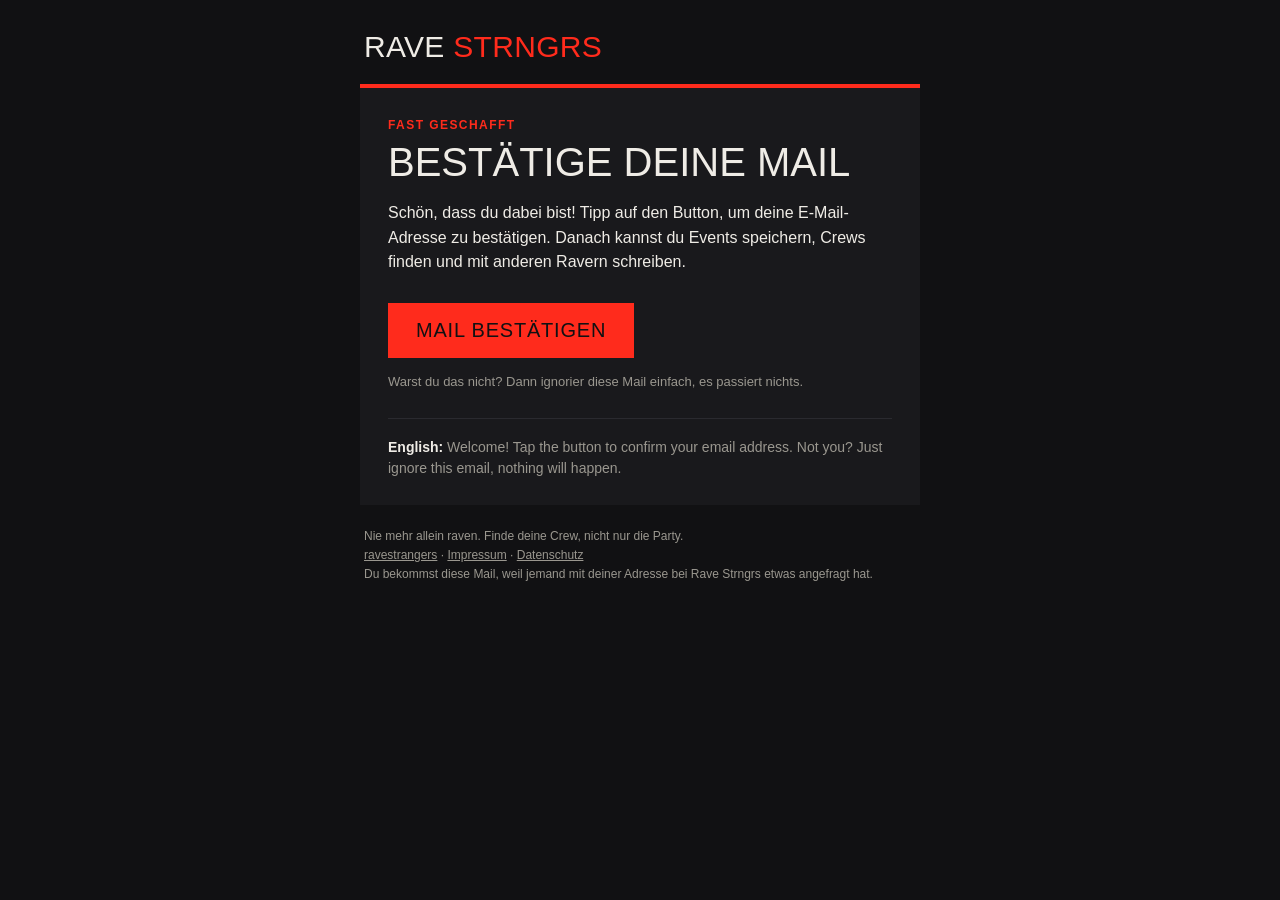
<file: supabase/email_templates/confirm_signup.html>
<!DOCTYPE html>
<html lang="de"><head><meta charset="utf-8"><meta name="viewport" content="width=device-width,initial-scale=1">
<meta name="color-scheme" content="dark"><meta name="supported-color-schemes" content="dark">
<style>@font-face{font-family:'Anton';src:url(https://jxnnk.github.io/rave-strangers/fonts/Anton-Regular.ttf) format('truetype')}@font-face{font-family:'Space Grotesk';src:url(https://jxnnk.github.io/rave-strangers/fonts/SpaceGrotesk-Regular.ttf) format('truetype');font-weight:400}@font-face{font-family:'Space Grotesk';src:url(https://jxnnk.github.io/rave-strangers/fonts/SpaceGrotesk-Bold.ttf) format('truetype');font-weight:700}</style>
<title>Bestätige deine Mail</title></head>
<body style="margin:0;padding:0;background:#111113" bgcolor="#111113">
<div style="display:none;max-height:0;overflow:hidden;opacity:0">Ein Klick noch, dann findest du deine Crew.</div>
<table role="presentation" width="100%" cellpadding="0" cellspacing="0" border="0" bgcolor="#111113" style="background:#111113">
<tr><td align="center" style="padding:32px 14px">
<table role="presentation" width="100%" cellpadding="0" cellspacing="0" border="0" style="max-width:560px">
<tr><td style="padding:0 4px 22px;font-family:Anton, Impact, 'Arial Narrow Bold', 'Helvetica Neue', Arial, sans-serif;font-size:30px;line-height:1;letter-spacing:.01em;color:#EFECE6">RAVE <span style="color:#FF2B1C">STRNGRS</span></td></tr>
<tr><td bgcolor="#19191C" style="background:#19191C;border-top:4px solid #FF2B1C;padding:30px 28px 26px">
<div style="font-family:'Space Grotesk', 'Helvetica Neue', Helvetica, Arial, sans-serif;font-size:12px;font-weight:700;letter-spacing:.12em;text-transform:uppercase;color:#FF2B1C">Fast geschafft</div>
<h1 style="margin:10px 0 18px;font-family:Anton, Impact, 'Arial Narrow Bold', 'Helvetica Neue', Arial, sans-serif;font-weight:400;font-size:40px;line-height:1.02;text-transform:uppercase;color:#EFECE6">Bestätige deine Mail</h1>
<div style="font-family:'Space Grotesk', 'Helvetica Neue', Helvetica, Arial, sans-serif;font-size:16px;line-height:1.55;color:#EFECE6"><p style="margin:0">Schön, dass du dabei bist! Tipp auf den Button, um deine E-Mail-Adresse zu bestätigen. Danach kannst du Events speichern, Crews finden und mit anderen Ravern schreiben.</p></div>
<table role="presentation" cellpadding="0" cellspacing="0" border="0" style="margin:28px 0 8px">
<tr><td bgcolor="#FF2B1C" style="background:#FF2B1C">
<a href="{{ .ConfirmationURL }}" style="display:inline-block;padding:16px 28px;font-family:Anton, Impact, 'Arial Narrow Bold', 'Helvetica Neue', Arial, sans-serif;font-size:20px;letter-spacing:.04em;text-transform:uppercase;color:#111113;text-decoration:none">Mail bestätigen</a>
</td></tr></table>
<p style="margin:14px 0 0;font-family:'Space Grotesk', 'Helvetica Neue', Helvetica, Arial, sans-serif;font-size:13px;line-height:1.5;color:#9A978F">Warst du das nicht? Dann ignorier diese Mail einfach, es passiert nichts.</p>
<table role="presentation" width="100%" cellpadding="0" cellspacing="0" border="0" style="margin-top:26px"><tr><td style="border-top:1px solid #2A2A2F;padding-top:18px;font-family:'Space Grotesk', 'Helvetica Neue', Helvetica, Arial, sans-serif;font-size:14px;line-height:1.5;color:#9A978F" lang="en">
<b style="color:#EFECE6">English:</b> Welcome! Tap the button to confirm your email address. Not you? Just ignore this email, nothing will happen.</td></tr></table>
</td></tr>
<tr><td style="padding:22px 4px 0;font-family:'Space Grotesk', 'Helvetica Neue', Helvetica, Arial, sans-serif;font-size:12px;line-height:1.6;color:#9A978F">
Nie mehr allein raven. Finde deine Crew, nicht nur die Party.<br>
<a href="https://jxnnk.github.io/rave-strangers/" style="color:#9A978F">ravestrangers</a> &middot; <a href="https://jxnnk.github.io/rave-strangers/legal/impressum.html" style="color:#9A978F">Impressum</a> &middot; <a href="https://jxnnk.github.io/rave-strangers/legal/datenschutz.html" style="color:#9A978F">Datenschutz</a><br>
Du bekommst diese Mail, weil jemand mit deiner Adresse bei Rave Strngrs etwas angefragt hat.
</td></tr>
</table></td></tr></table></body></html>
</file>
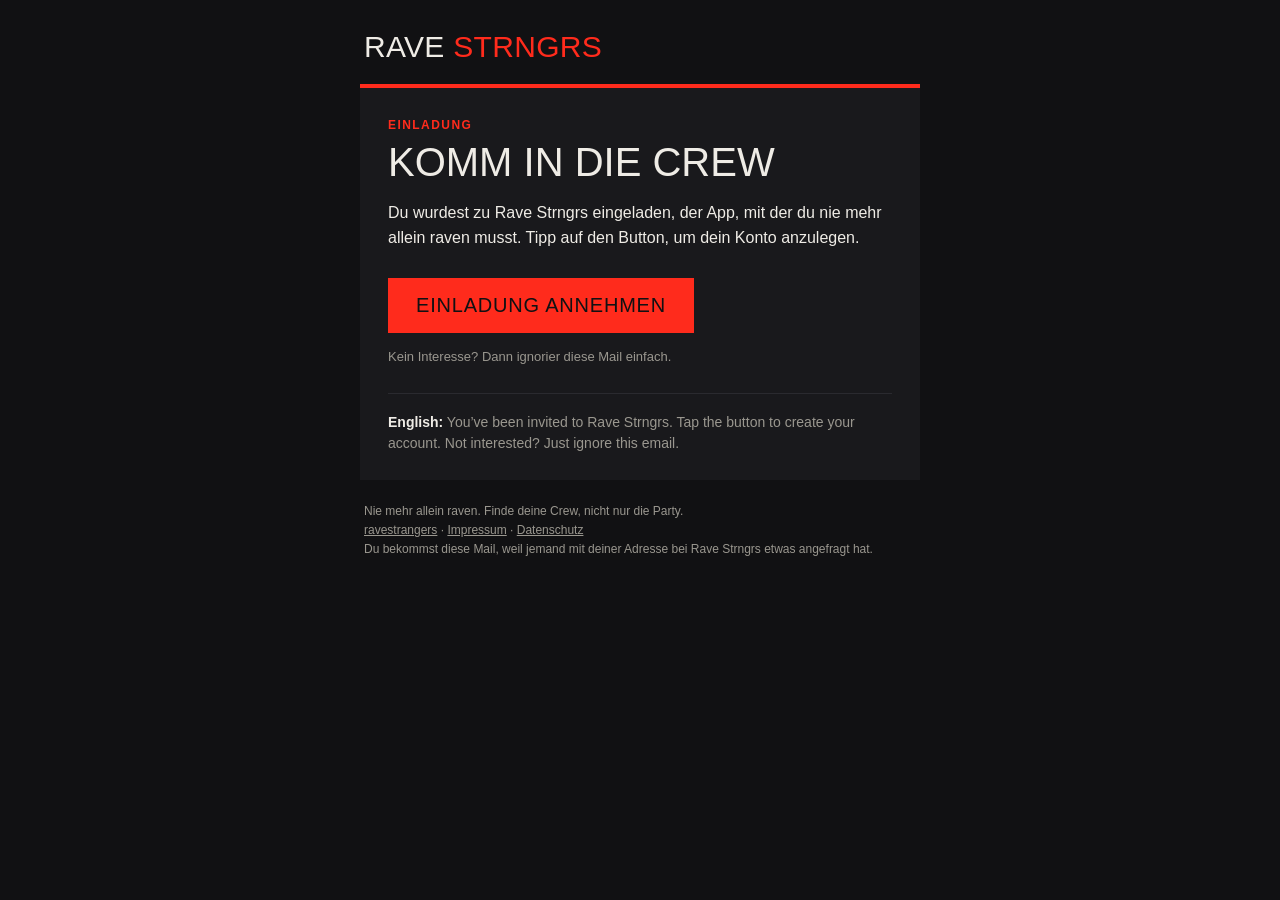
<file: supabase/email_templates/invite.html>
<!DOCTYPE html>
<html lang="de"><head><meta charset="utf-8"><meta name="viewport" content="width=device-width,initial-scale=1">
<meta name="color-scheme" content="dark"><meta name="supported-color-schemes" content="dark">
<style>@font-face{font-family:'Anton';src:url(https://jxnnk.github.io/rave-strangers/fonts/Anton-Regular.ttf) format('truetype')}@font-face{font-family:'Space Grotesk';src:url(https://jxnnk.github.io/rave-strangers/fonts/SpaceGrotesk-Regular.ttf) format('truetype');font-weight:400}@font-face{font-family:'Space Grotesk';src:url(https://jxnnk.github.io/rave-strangers/fonts/SpaceGrotesk-Bold.ttf) format('truetype');font-weight:700}</style>
<title>Komm in die Crew</title></head>
<body style="margin:0;padding:0;background:#111113" bgcolor="#111113">
<div style="display:none;max-height:0;overflow:hidden;opacity:0">Nie mehr allein raven. Deine Einladung wartet.</div>
<table role="presentation" width="100%" cellpadding="0" cellspacing="0" border="0" bgcolor="#111113" style="background:#111113">
<tr><td align="center" style="padding:32px 14px">
<table role="presentation" width="100%" cellpadding="0" cellspacing="0" border="0" style="max-width:560px">
<tr><td style="padding:0 4px 22px;font-family:Anton, Impact, 'Arial Narrow Bold', 'Helvetica Neue', Arial, sans-serif;font-size:30px;line-height:1;letter-spacing:.01em;color:#EFECE6">RAVE <span style="color:#FF2B1C">STRNGRS</span></td></tr>
<tr><td bgcolor="#19191C" style="background:#19191C;border-top:4px solid #FF2B1C;padding:30px 28px 26px">
<div style="font-family:'Space Grotesk', 'Helvetica Neue', Helvetica, Arial, sans-serif;font-size:12px;font-weight:700;letter-spacing:.12em;text-transform:uppercase;color:#FF2B1C">Einladung</div>
<h1 style="margin:10px 0 18px;font-family:Anton, Impact, 'Arial Narrow Bold', 'Helvetica Neue', Arial, sans-serif;font-weight:400;font-size:40px;line-height:1.02;text-transform:uppercase;color:#EFECE6">Komm in die Crew</h1>
<div style="font-family:'Space Grotesk', 'Helvetica Neue', Helvetica, Arial, sans-serif;font-size:16px;line-height:1.55;color:#EFECE6"><p style="margin:0">Du wurdest zu Rave Strngrs eingeladen, der App, mit der du nie mehr allein raven musst. Tipp auf den Button, um dein Konto anzulegen.</p></div>
<table role="presentation" cellpadding="0" cellspacing="0" border="0" style="margin:28px 0 8px">
<tr><td bgcolor="#FF2B1C" style="background:#FF2B1C">
<a href="{{ .ConfirmationURL }}" style="display:inline-block;padding:16px 28px;font-family:Anton, Impact, 'Arial Narrow Bold', 'Helvetica Neue', Arial, sans-serif;font-size:20px;letter-spacing:.04em;text-transform:uppercase;color:#111113;text-decoration:none">Einladung annehmen</a>
</td></tr></table>
<p style="margin:14px 0 0;font-family:'Space Grotesk', 'Helvetica Neue', Helvetica, Arial, sans-serif;font-size:13px;line-height:1.5;color:#9A978F">Kein Interesse? Dann ignorier diese Mail einfach.</p>
<table role="presentation" width="100%" cellpadding="0" cellspacing="0" border="0" style="margin-top:26px"><tr><td style="border-top:1px solid #2A2A2F;padding-top:18px;font-family:'Space Grotesk', 'Helvetica Neue', Helvetica, Arial, sans-serif;font-size:14px;line-height:1.5;color:#9A978F" lang="en">
<b style="color:#EFECE6">English:</b> You’ve been invited to Rave Strngrs. Tap the button to create your account. Not interested? Just ignore this email.</td></tr></table>
</td></tr>
<tr><td style="padding:22px 4px 0;font-family:'Space Grotesk', 'Helvetica Neue', Helvetica, Arial, sans-serif;font-size:12px;line-height:1.6;color:#9A978F">
Nie mehr allein raven. Finde deine Crew, nicht nur die Party.<br>
<a href="https://jxnnk.github.io/rave-strangers/" style="color:#9A978F">ravestrangers</a> &middot; <a href="https://jxnnk.github.io/rave-strangers/legal/impressum.html" style="color:#9A978F">Impressum</a> &middot; <a href="https://jxnnk.github.io/rave-strangers/legal/datenschutz.html" style="color:#9A978F">Datenschutz</a><br>
Du bekommst diese Mail, weil jemand mit deiner Adresse bei Rave Strngrs etwas angefragt hat.
</td></tr>
</table></td></tr></table></body></html>
</file>
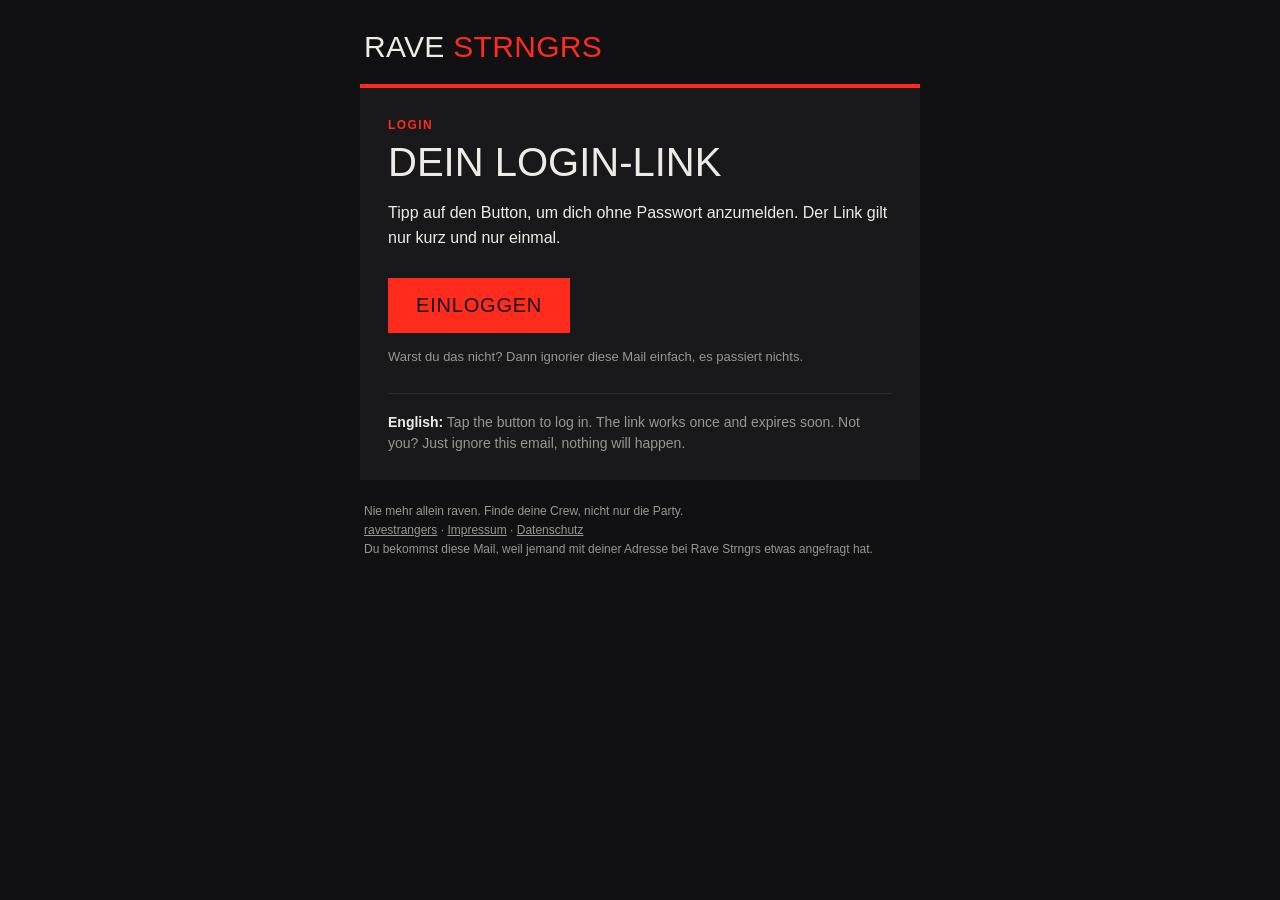
<file: supabase/email_templates/magic_link.html>
<!DOCTYPE html>
<html lang="de"><head><meta charset="utf-8"><meta name="viewport" content="width=device-width,initial-scale=1">
<meta name="color-scheme" content="dark"><meta name="supported-color-schemes" content="dark">
<style>@font-face{font-family:'Anton';src:url(https://jxnnk.github.io/rave-strangers/fonts/Anton-Regular.ttf) format('truetype')}@font-face{font-family:'Space Grotesk';src:url(https://jxnnk.github.io/rave-strangers/fonts/SpaceGrotesk-Regular.ttf) format('truetype');font-weight:400}@font-face{font-family:'Space Grotesk';src:url(https://jxnnk.github.io/rave-strangers/fonts/SpaceGrotesk-Bold.ttf) format('truetype');font-weight:700}</style>
<title>Dein Login-Link</title></head>
<body style="margin:0;padding:0;background:#111113" bgcolor="#111113">
<div style="display:none;max-height:0;overflow:hidden;opacity:0">Ein Klick und du bist drin.</div>
<table role="presentation" width="100%" cellpadding="0" cellspacing="0" border="0" bgcolor="#111113" style="background:#111113">
<tr><td align="center" style="padding:32px 14px">
<table role="presentation" width="100%" cellpadding="0" cellspacing="0" border="0" style="max-width:560px">
<tr><td style="padding:0 4px 22px;font-family:Anton, Impact, 'Arial Narrow Bold', 'Helvetica Neue', Arial, sans-serif;font-size:30px;line-height:1;letter-spacing:.01em;color:#EFECE6">RAVE <span style="color:#FF2B1C">STRNGRS</span></td></tr>
<tr><td bgcolor="#19191C" style="background:#19191C;border-top:4px solid #FF2B1C;padding:30px 28px 26px">
<div style="font-family:'Space Grotesk', 'Helvetica Neue', Helvetica, Arial, sans-serif;font-size:12px;font-weight:700;letter-spacing:.12em;text-transform:uppercase;color:#FF2B1C">Login</div>
<h1 style="margin:10px 0 18px;font-family:Anton, Impact, 'Arial Narrow Bold', 'Helvetica Neue', Arial, sans-serif;font-weight:400;font-size:40px;line-height:1.02;text-transform:uppercase;color:#EFECE6">Dein Login-Link</h1>
<div style="font-family:'Space Grotesk', 'Helvetica Neue', Helvetica, Arial, sans-serif;font-size:16px;line-height:1.55;color:#EFECE6"><p style="margin:0">Tipp auf den Button, um dich ohne Passwort anzumelden. Der Link gilt nur kurz und nur einmal.</p></div>
<table role="presentation" cellpadding="0" cellspacing="0" border="0" style="margin:28px 0 8px">
<tr><td bgcolor="#FF2B1C" style="background:#FF2B1C">
<a href="{{ .ConfirmationURL }}" style="display:inline-block;padding:16px 28px;font-family:Anton, Impact, 'Arial Narrow Bold', 'Helvetica Neue', Arial, sans-serif;font-size:20px;letter-spacing:.04em;text-transform:uppercase;color:#111113;text-decoration:none">Einloggen</a>
</td></tr></table>
<p style="margin:14px 0 0;font-family:'Space Grotesk', 'Helvetica Neue', Helvetica, Arial, sans-serif;font-size:13px;line-height:1.5;color:#9A978F">Warst du das nicht? Dann ignorier diese Mail einfach, es passiert nichts.</p>
<table role="presentation" width="100%" cellpadding="0" cellspacing="0" border="0" style="margin-top:26px"><tr><td style="border-top:1px solid #2A2A2F;padding-top:18px;font-family:'Space Grotesk', 'Helvetica Neue', Helvetica, Arial, sans-serif;font-size:14px;line-height:1.5;color:#9A978F" lang="en">
<b style="color:#EFECE6">English:</b> Tap the button to log in. The link works once and expires soon. Not you? Just ignore this email, nothing will happen.</td></tr></table>
</td></tr>
<tr><td style="padding:22px 4px 0;font-family:'Space Grotesk', 'Helvetica Neue', Helvetica, Arial, sans-serif;font-size:12px;line-height:1.6;color:#9A978F">
Nie mehr allein raven. Finde deine Crew, nicht nur die Party.<br>
<a href="https://jxnnk.github.io/rave-strangers/" style="color:#9A978F">ravestrangers</a> &middot; <a href="https://jxnnk.github.io/rave-strangers/legal/impressum.html" style="color:#9A978F">Impressum</a> &middot; <a href="https://jxnnk.github.io/rave-strangers/legal/datenschutz.html" style="color:#9A978F">Datenschutz</a><br>
Du bekommst diese Mail, weil jemand mit deiner Adresse bei Rave Strngrs etwas angefragt hat.
</td></tr>
</table></td></tr></table></body></html>
</file>
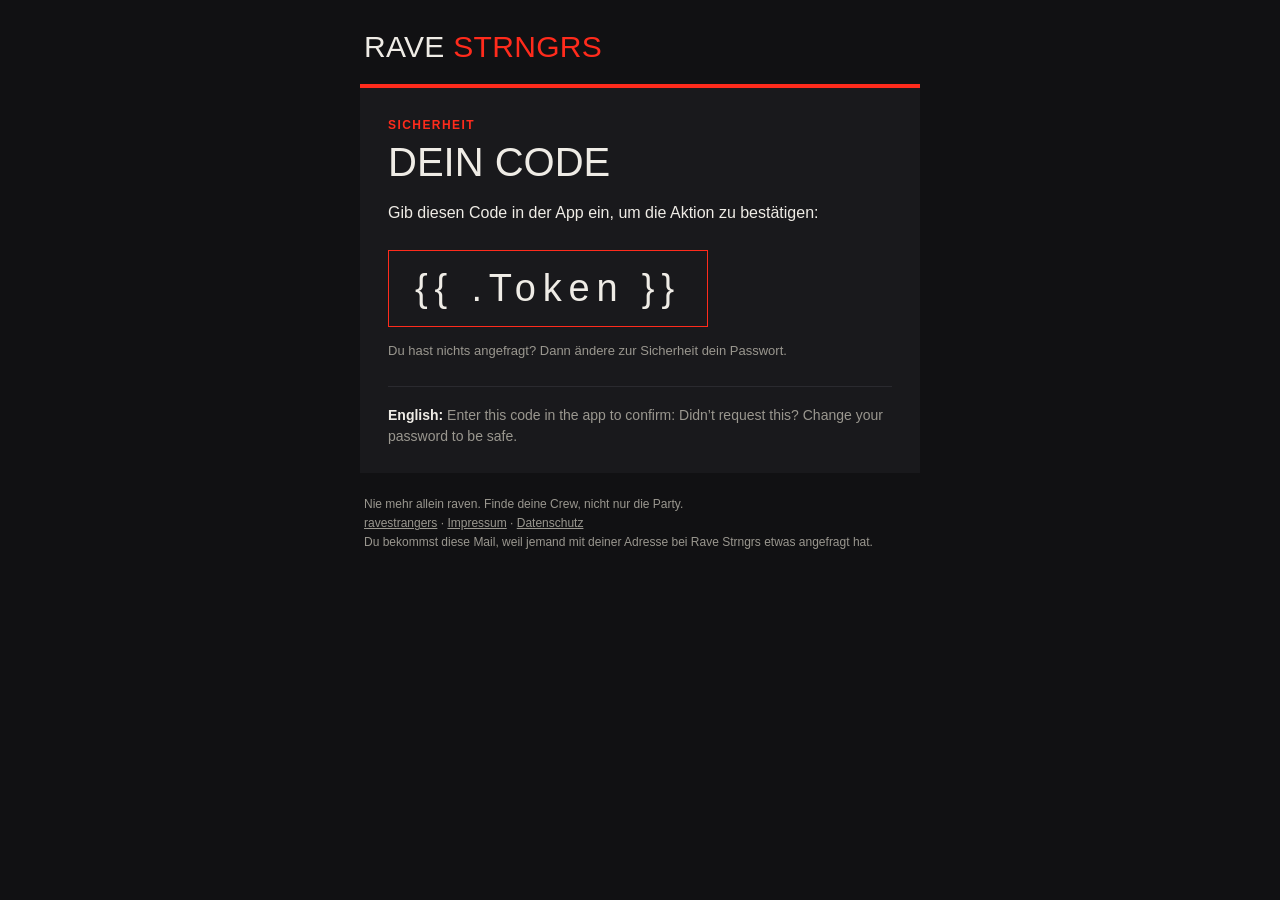
<file: supabase/email_templates/reauthentication.html>
<!DOCTYPE html>
<html lang="de"><head><meta charset="utf-8"><meta name="viewport" content="width=device-width,initial-scale=1">
<meta name="color-scheme" content="dark"><meta name="supported-color-schemes" content="dark">
<style>@font-face{font-family:'Anton';src:url(https://jxnnk.github.io/rave-strangers/fonts/Anton-Regular.ttf) format('truetype')}@font-face{font-family:'Space Grotesk';src:url(https://jxnnk.github.io/rave-strangers/fonts/SpaceGrotesk-Regular.ttf) format('truetype');font-weight:400}@font-face{font-family:'Space Grotesk';src:url(https://jxnnk.github.io/rave-strangers/fonts/SpaceGrotesk-Bold.ttf) format('truetype');font-weight:700}</style>
<title>Dein Code</title></head>
<body style="margin:0;padding:0;background:#111113" bgcolor="#111113">
<div style="display:none;max-height:0;overflow:hidden;opacity:0">Dein Code zur Bestätigung.</div>
<table role="presentation" width="100%" cellpadding="0" cellspacing="0" border="0" bgcolor="#111113" style="background:#111113">
<tr><td align="center" style="padding:32px 14px">
<table role="presentation" width="100%" cellpadding="0" cellspacing="0" border="0" style="max-width:560px">
<tr><td style="padding:0 4px 22px;font-family:Anton, Impact, 'Arial Narrow Bold', 'Helvetica Neue', Arial, sans-serif;font-size:30px;line-height:1;letter-spacing:.01em;color:#EFECE6">RAVE <span style="color:#FF2B1C">STRNGRS</span></td></tr>
<tr><td bgcolor="#19191C" style="background:#19191C;border-top:4px solid #FF2B1C;padding:30px 28px 26px">
<div style="font-family:'Space Grotesk', 'Helvetica Neue', Helvetica, Arial, sans-serif;font-size:12px;font-weight:700;letter-spacing:.12em;text-transform:uppercase;color:#FF2B1C">Sicherheit</div>
<h1 style="margin:10px 0 18px;font-family:Anton, Impact, 'Arial Narrow Bold', 'Helvetica Neue', Arial, sans-serif;font-weight:400;font-size:40px;line-height:1.02;text-transform:uppercase;color:#EFECE6">Dein Code</h1>
<div style="font-family:'Space Grotesk', 'Helvetica Neue', Helvetica, Arial, sans-serif;font-size:16px;line-height:1.55;color:#EFECE6"><p style="margin:0">Gib diesen Code in der App ein, um die Aktion zu bestätigen:</p></div>
<table role="presentation" cellpadding="0" cellspacing="0" border="0" style="margin:24px 0 8px">
<tr><td bgcolor="#19191C" style="background:#19191C;border:1px solid #FF2B1C;padding:16px 26px;font-family:Anton, Impact, 'Arial Narrow Bold', 'Helvetica Neue', Arial, sans-serif;font-size:38px;letter-spacing:.18em;color:#EFECE6">{{ .Token }}</td></tr></table>
<p style="margin:14px 0 0;font-family:'Space Grotesk', 'Helvetica Neue', Helvetica, Arial, sans-serif;font-size:13px;line-height:1.5;color:#9A978F">Du hast nichts angefragt? Dann ändere zur Sicherheit dein Passwort.</p>
<table role="presentation" width="100%" cellpadding="0" cellspacing="0" border="0" style="margin-top:26px"><tr><td style="border-top:1px solid #2A2A2F;padding-top:18px;font-family:'Space Grotesk', 'Helvetica Neue', Helvetica, Arial, sans-serif;font-size:14px;line-height:1.5;color:#9A978F" lang="en">
<b style="color:#EFECE6">English:</b> Enter this code in the app to confirm: Didn’t request this? Change your password to be safe.</td></tr></table>
</td></tr>
<tr><td style="padding:22px 4px 0;font-family:'Space Grotesk', 'Helvetica Neue', Helvetica, Arial, sans-serif;font-size:12px;line-height:1.6;color:#9A978F">
Nie mehr allein raven. Finde deine Crew, nicht nur die Party.<br>
<a href="https://jxnnk.github.io/rave-strangers/" style="color:#9A978F">ravestrangers</a> &middot; <a href="https://jxnnk.github.io/rave-strangers/legal/impressum.html" style="color:#9A978F">Impressum</a> &middot; <a href="https://jxnnk.github.io/rave-strangers/legal/datenschutz.html" style="color:#9A978F">Datenschutz</a><br>
Du bekommst diese Mail, weil jemand mit deiner Adresse bei Rave Strngrs etwas angefragt hat.
</td></tr>
</table></td></tr></table></body></html>
</file>
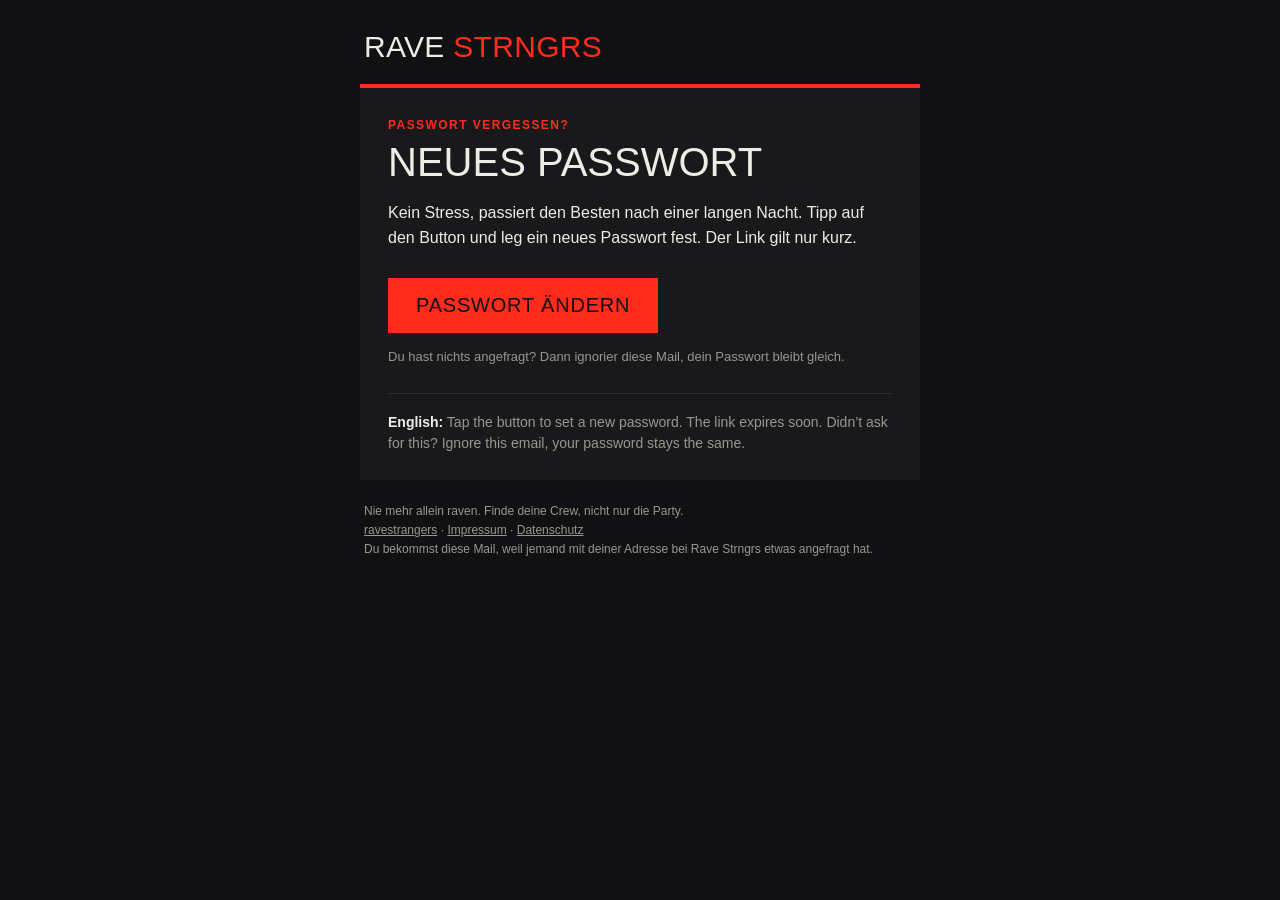
<file: supabase/email_templates/reset_password.html>
<!DOCTYPE html>
<html lang="de"><head><meta charset="utf-8"><meta name="viewport" content="width=device-width,initial-scale=1">
<meta name="color-scheme" content="dark"><meta name="supported-color-schemes" content="dark">
<style>@font-face{font-family:'Anton';src:url(https://jxnnk.github.io/rave-strangers/fonts/Anton-Regular.ttf) format('truetype')}@font-face{font-family:'Space Grotesk';src:url(https://jxnnk.github.io/rave-strangers/fonts/SpaceGrotesk-Regular.ttf) format('truetype');font-weight:400}@font-face{font-family:'Space Grotesk';src:url(https://jxnnk.github.io/rave-strangers/fonts/SpaceGrotesk-Bold.ttf) format('truetype');font-weight:700}</style>
<title>Neues Passwort</title></head>
<body style="margin:0;padding:0;background:#111113" bgcolor="#111113">
<div style="display:none;max-height:0;overflow:hidden;opacity:0">Hier kannst du ein neues Passwort festlegen.</div>
<table role="presentation" width="100%" cellpadding="0" cellspacing="0" border="0" bgcolor="#111113" style="background:#111113">
<tr><td align="center" style="padding:32px 14px">
<table role="presentation" width="100%" cellpadding="0" cellspacing="0" border="0" style="max-width:560px">
<tr><td style="padding:0 4px 22px;font-family:Anton, Impact, 'Arial Narrow Bold', 'Helvetica Neue', Arial, sans-serif;font-size:30px;line-height:1;letter-spacing:.01em;color:#EFECE6">RAVE <span style="color:#FF2B1C">STRNGRS</span></td></tr>
<tr><td bgcolor="#19191C" style="background:#19191C;border-top:4px solid #FF2B1C;padding:30px 28px 26px">
<div style="font-family:'Space Grotesk', 'Helvetica Neue', Helvetica, Arial, sans-serif;font-size:12px;font-weight:700;letter-spacing:.12em;text-transform:uppercase;color:#FF2B1C">Passwort vergessen?</div>
<h1 style="margin:10px 0 18px;font-family:Anton, Impact, 'Arial Narrow Bold', 'Helvetica Neue', Arial, sans-serif;font-weight:400;font-size:40px;line-height:1.02;text-transform:uppercase;color:#EFECE6">Neues Passwort</h1>
<div style="font-family:'Space Grotesk', 'Helvetica Neue', Helvetica, Arial, sans-serif;font-size:16px;line-height:1.55;color:#EFECE6"><p style="margin:0">Kein Stress, passiert den Besten nach einer langen Nacht. Tipp auf den Button und leg ein neues Passwort fest. Der Link gilt nur kurz.</p></div>
<table role="presentation" cellpadding="0" cellspacing="0" border="0" style="margin:28px 0 8px">
<tr><td bgcolor="#FF2B1C" style="background:#FF2B1C">
<a href="{{ .ConfirmationURL }}" style="display:inline-block;padding:16px 28px;font-family:Anton, Impact, 'Arial Narrow Bold', 'Helvetica Neue', Arial, sans-serif;font-size:20px;letter-spacing:.04em;text-transform:uppercase;color:#111113;text-decoration:none">Passwort ändern</a>
</td></tr></table>
<p style="margin:14px 0 0;font-family:'Space Grotesk', 'Helvetica Neue', Helvetica, Arial, sans-serif;font-size:13px;line-height:1.5;color:#9A978F">Du hast nichts angefragt? Dann ignorier diese Mail, dein Passwort bleibt gleich.</p>
<table role="presentation" width="100%" cellpadding="0" cellspacing="0" border="0" style="margin-top:26px"><tr><td style="border-top:1px solid #2A2A2F;padding-top:18px;font-family:'Space Grotesk', 'Helvetica Neue', Helvetica, Arial, sans-serif;font-size:14px;line-height:1.5;color:#9A978F" lang="en">
<b style="color:#EFECE6">English:</b> Tap the button to set a new password. The link expires soon. Didn’t ask for this? Ignore this email, your password stays the same.</td></tr></table>
</td></tr>
<tr><td style="padding:22px 4px 0;font-family:'Space Grotesk', 'Helvetica Neue', Helvetica, Arial, sans-serif;font-size:12px;line-height:1.6;color:#9A978F">
Nie mehr allein raven. Finde deine Crew, nicht nur die Party.<br>
<a href="https://jxnnk.github.io/rave-strangers/" style="color:#9A978F">ravestrangers</a> &middot; <a href="https://jxnnk.github.io/rave-strangers/legal/impressum.html" style="color:#9A978F">Impressum</a> &middot; <a href="https://jxnnk.github.io/rave-strangers/legal/datenschutz.html" style="color:#9A978F">Datenschutz</a><br>
Du bekommst diese Mail, weil jemand mit deiner Adresse bei Rave Strngrs etwas angefragt hat.
</td></tr>
</table></td></tr></table></body></html>
</file>
<file: app/style.css>
/* Schriften liegen selbst auf unserem Server (kein Google Fonts -> keine IP an Google) */
@font-face{font-family:'Anton';src:url(fonts/Anton-Regular.ttf) format('truetype');font-weight:400;font-display:swap}
@font-face{font-family:'Space Grotesk';src:url(fonts/SpaceGrotesk-Regular.ttf) format('truetype');font-weight:400;font-display:swap}
@font-face{font-family:'Space Grotesk';src:url(fonts/SpaceGrotesk-Medium.ttf) format('truetype');font-weight:500;font-display:swap}
@font-face{font-family:'Space Grotesk';src:url(fonts/SpaceGrotesk-SemiBold.ttf) format('truetype');font-weight:600;font-display:swap}
@font-face{font-family:'Space Grotesk';src:url(fonts/SpaceGrotesk-Bold.ttf) format('truetype');font-weight:700;font-display:swap}
/* RAVE//STRANGERS — design system "NACHTSCHICHT"
   Ink-black canvas, bone-white type, one signal red. Square edges and hairlines like a timetable,
   monospace for all data (dates, times, labels), a wide industrial display face for headlines,
   grain over everything. Red is a signal, never decoration: live, primary action, selection on the map. */

:root{
  --bg:#111113;
  --surface:#19191c;
  --surface-2:#222226;
  --line:#2c2c31;
  --line-2:#424248;
  --text:#efece6;
  --muted:#8b8881;
  --dim:#5c5a55;
  --accent:#ff2b1c;
  --accent-ink:#0b0b0c;
  --display:'Anton','Impact','Arial Narrow',sans-serif;
  --body:'Space Grotesk',system-ui,-apple-system,'Segoe UI',sans-serif;
  --mono:'Space Grotesk',system-ui,sans-serif; /* labels: no more monospace */
  --ease:cubic-bezier(.2,.7,.2,1);
  color-scheme:dark;
}
*{box-sizing:border-box}
html,body{margin:0}
html{overflow-x:clip}
body{background:var(--bg);color:var(--text);font-family:var(--body);font-size:16px;line-height:1.45;padding-bottom:84px;-webkit-font-smoothing:antialiased;counter-reset:sec}
::selection{background:var(--accent);color:var(--accent-ink)}
a{color:inherit;text-decoration:none}
button,input,select,textarea{font:inherit;color:inherit}
:focus-visible{outline:2px solid var(--accent);outline-offset:2px}
.wrap{max-width:1040px;margin:0 auto;padding:0 18px}

/* ---------- Header ---------- */
header.top{position:sticky;top:0;z-index:20;background:var(--bg);border-bottom:1px solid var(--line)}
header.top .wrap{display:flex;align-items:center;gap:16px;height:58px}
.brand{font-family:var(--display);font-weight:800;font-size:15px;letter-spacing:.01em;text-transform:uppercase;display:flex;align-items:center;gap:2px;white-space:nowrap}
.brand i{display:inline-block;width:14px;height:20px;position:relative;margin:0 3px}
.brand i::before{content:"";position:absolute;left:5px;top:-1px;width:3px;height:22px;background:var(--accent);transform:skewX(-22deg)}
.lang{margin-left:auto;display:flex;border:1px solid var(--line-2)}
.lang button{background:none;border:0;padding:6px 10px;font-family:var(--mono);font-size:12.5px;font-weight:600;color:var(--muted);cursor:pointer;letter-spacing:0}
.lang button[aria-pressed="true"]{background:var(--text);color:var(--bg)}

nav.tabs{display:flex;gap:2px}
nav.tabs a{display:flex;align-items:center;gap:8px;padding:8px 12px;color:var(--muted);font-family:var(--mono);font-size:13.5px;font-weight:600;letter-spacing:0;position:relative}
nav.tabs a svg{width:19px;height:19px;stroke:currentColor;fill:none;stroke-width:1.6;stroke-linecap:square;stroke-linejoin:miter}
nav.tabs a:hover{color:var(--text)}
nav.tabs a[aria-current="page"]{color:var(--text)}
nav.tabs a[aria-current="page"]::after{content:"";position:absolute;left:12px;right:12px;bottom:-1px;height:2px;background:var(--accent)}
@media (max-width:720px){
  nav.tabs{position:fixed;left:0;right:0;bottom:0;background:rgba(17,17,19,.97);border-top:1px solid var(--line);padding:6px 4px calc(8px + env(safe-area-inset-bottom, 0px));justify-content:space-around;z-index:30;gap:0}
  nav.tabs a{flex-direction:column;gap:4px;font-size:9.5px;padding:8px 2px 2px;flex:1;align-items:center}
  nav.tabs a[aria-current="page"]::after{top:-7px;bottom:auto;left:28%;right:28%}
}

.banner{border-bottom:1px solid var(--line);color:var(--muted);font-family:var(--mono);font-size:12px;letter-spacing:0;padding:7px 0}
.banner .wrap::before{content:"";display:inline-block;width:7px;height:7px;background:var(--accent);margin-right:8px;vertical-align:1px;animation:blink 1.6s steps(1) infinite}
@keyframes blink{50%{opacity:0}}
main{padding:26px 0 40px}

/* ---------- Type ---------- */
h1,h2,h3{margin:0;text-wrap:balance}
h1{font-family:var(--display);font-weight:800;text-transform:uppercase;font-size:clamp(32px,7.5vw,60px);line-height:.95;letter-spacing:.01em}
h2{font-family:var(--display);font-weight:700;text-transform:uppercase;font-size:19px;letter-spacing:.01em;line-height:1.1}
h3{font-family:var(--body);font-weight:700;font-size:18px;line-height:1.2;letter-spacing:-.01em}
.sub{color:var(--muted);margin:10px 0 0;max-width:62ch}
.sec{margin-top:36px}
.sec>h2{margin-bottom:14px;display:flex;align-items:baseline;gap:10px;padding-top:12px;border-top:1px solid var(--line)}
.sec>h2::before{counter-increment:sec;content:counter(sec,decimal-leading-zero);font-family:var(--mono);font-size:12.5px;font-weight:600;color:var(--accent);letter-spacing:0}

/* ---------- Forms ---------- */
.filters{display:grid;grid-template-columns:2fr 1fr 1fr;gap:10px;margin-top:22px}
@media (max-width:640px){.filters{grid-template-columns:1fr 1fr}.filters .f-q{grid-column:1/-1}}
.filters.two{grid-template-columns:1fr 1fr 1fr}
@media (max-width:640px){.filters.two{grid-template-columns:1fr}}
.field label{display:block;font-family:var(--mono);font-size:12px;font-weight:600;letter-spacing:0;color:var(--muted);margin-bottom:6px}
input[type=text],input[type=email],input[type=password],input[type=date],input[type=time],input[type=url],select,textarea{width:100%;background:var(--surface);border:1px solid var(--line-2);border-radius:0;padding:10px 12px;min-height:46px}
input:focus,select:focus,textarea:focus{border-color:var(--text);outline:none}
textarea{min-height:96px;resize:vertical}
select{appearance:none;background-image:linear-gradient(45deg,transparent 50%,var(--muted) 50%),linear-gradient(135deg,var(--muted) 50%,transparent 50%);background-position:calc(100% - 18px) 50%,calc(100% - 13px) 50%;background-size:5px 5px;background-repeat:no-repeat;padding-right:32px}
input::placeholder,textarea::placeholder{color:var(--dim)}
input[type=checkbox]{accent-color:var(--accent)}

.chips{display:flex;flex-wrap:wrap;gap:6px}
.chip{border:1px solid var(--line-2);background:transparent;color:var(--muted);border-radius:0;padding:7px 12px;font-family:var(--mono);font-size:12.5px;font-weight:600;letter-spacing:0;cursor:pointer;white-space:nowrap;min-height:34px;transition:background .15s,color .15s}
.chip:hover{color:var(--text);border-color:var(--muted)}
.chip[aria-pressed="true"],.chipcheck input:checked+span{background:var(--text);border-color:var(--text);color:var(--bg)}
.chipcheck{position:relative}
.chipcheck input{position:absolute;opacity:0;inset:0;cursor:pointer}
.chipcheck span{display:inline-block;border:1px solid var(--line-2);color:var(--muted);padding:7px 12px;font-family:var(--mono);font-size:12.5px;font-weight:600;letter-spacing:0}
.chipcheck input:focus-visible+span{outline:2px solid var(--accent);outline-offset:2px}
.tag{display:inline-block;color:var(--muted);font-family:var(--mono);font-size:12px;font-weight:600;letter-spacing:0}
.tag::before{content:"[ "}.tag::after{content:" ]"}
.tag.hot{color:var(--accent)}

.btn{display:inline-flex;align-items:center;justify-content:center;gap:8px;min-height:46px;padding:0 18px;border:1px solid var(--line-2);border-radius:0;background:transparent;font-family:var(--mono);font-size:13.5px;font-weight:600;letter-spacing:0;cursor:pointer;transition:background .15s var(--ease),color .15s var(--ease),border-color .15s}
.btn:hover{background:var(--text);color:var(--bg);border-color:var(--text)}
.btn:active{transform:translateY(1px)}
.btn.primary{background:var(--accent);border-color:var(--accent);color:var(--accent-ink)}
.btn.primary:hover{background:var(--text);border-color:var(--text);color:var(--bg)}
.btn.small{min-height:36px;padding:0 12px;font-size:11px}
.btn.on{background:transparent;border-color:var(--accent);color:var(--accent)}
.btn[disabled]{opacity:.45;cursor:default}
.row{display:flex;flex-wrap:wrap;gap:8px;align-items:center}
.link{color:var(--text);text-decoration:underline;text-decoration-color:var(--accent);text-decoration-thickness:2px;text-underline-offset:4px}
.linkbtn{background:none;border:0;color:var(--muted);text-decoration:underline;cursor:pointer;padding:0;font-family:var(--mono);font-size:12.5px;letter-spacing:0}

/* ---------- Event list: a timetable, not a card pile ---------- */
.list{display:grid;gap:0;margin-top:14px;border-top:1px solid var(--line)}
.ev{display:grid;grid-template-columns:70px 1fr auto;gap:16px;align-items:center;border-bottom:1px solid var(--line);padding:16px 12px 16px 6px;position:relative;transition:background .15s var(--ease)}
.ev::before{content:"";position:absolute;left:0;top:0;bottom:0;width:2px;background:var(--accent);transform:scaleY(0);transform-origin:top;transition:transform .2s var(--ease)}
.ev:hover{background:var(--surface)}
.ev:hover::before{transform:scaleY(1)}
.date{text-align:left;padding-left:8px;font-family:var(--mono)}
.date b{display:block;font-family:var(--display);font-size:32px;line-height:1;font-weight:800;letter-spacing:.01em}
.date span{display:block;font-size:10.5px;font-weight:600;letter-spacing:.14em;text-transform:uppercase;color:var(--muted);margin-top:4px}
.date em{display:block;font-style:normal;font-size:10.5px;font-weight:600;letter-spacing:.14em;color:var(--accent);margin-bottom:4px}
.ev h3{font-size:17px}
.ev .meta{color:var(--muted);font-family:var(--mono);font-size:13px;letter-spacing:0;margin:6px 0 8px}
.ev .chips{gap:10px}
.ev .side{text-align:right;font-family:var(--mono);font-size:12.5px;letter-spacing:0;color:var(--muted)}
@media (max-width:560px){.ev{grid-template-columns:58px 1fr}.ev .side{grid-column:2;text-align:left}}
.av{--s:40px;width:var(--s);height:var(--s);background:hsl(var(--h) 8% 16%);display:inline-grid;place-items:center;font-family:var(--mono);font-weight:600;font-size:calc(var(--s) * .34);flex:none;color:var(--text);border:1px solid var(--line-2)}
.vb{width:16px;height:16px;vertical-align:-2px;margin-left:5px;flex:none}
.stars{color:var(--accent)}

.empty{border:1px dashed var(--line-2);padding:26px;color:var(--muted);text-align:center;margin-top:18px;font-size:15px}
.count{color:var(--muted);font-family:var(--mono);font-size:12.5px;letter-spacing:0;margin:18px 0 0}

/* ---------- Detail pages ---------- */
.back{display:inline-flex;align-items:center;gap:6px;color:var(--muted);font-family:var(--mono);font-size:12.5px;font-weight:600;letter-spacing:0;margin-bottom:18px;min-height:36px}
.back:hover{color:var(--text)}
dl.facts{display:grid;grid-template-columns:repeat(auto-fit,minmax(150px,1fr));gap:0;border-top:1px solid var(--line);border-left:1px solid var(--line);margin:22px 0 0}
.facts div{border-right:1px solid var(--line);border-bottom:1px solid var(--line);padding:12px 14px}
.facts dt{font-family:var(--mono);font-size:12px;letter-spacing:0;color:var(--muted);font-weight:600}
.facts dd{margin:4px 0 0;font-weight:600}
.facts dd a{text-decoration:underline;text-decoration-color:var(--accent);text-underline-offset:3px}
.nophone{display:flex;gap:12px;align-items:flex-start;border:1px solid var(--line);border-left:3px solid var(--accent);background:var(--surface);padding:12px 14px;margin-top:16px;color:var(--muted);font-size:15px}
.nophone b{color:var(--text);font-family:var(--mono);font-size:12.5px;letter-spacing:0}
.srcbox{margin-top:26px;color:var(--muted);font-size:14px}

.people{display:grid;gap:0;border-top:1px solid var(--line)}
.person{display:flex;align-items:center;gap:12px;border-bottom:1px solid var(--line);padding:12px 6px;text-align:left;width:100%;background:transparent;border-left:0;border-right:0;border-top:0;cursor:default}
a.person,button.person{cursor:pointer}
a.person:hover,button.person:hover{background:var(--surface)}
.person .grow{flex:1;min-width:0}
.person .grow p{margin:2px 0 0;color:var(--muted);font-family:var(--mono);font-size:13px;letter-spacing:0}
.person .grow strong{display:block;font-weight:600}
.grid{display:grid;grid-template-columns:repeat(auto-fill,minmax(250px,1fr));gap:0;margin-top:20px;border-top:1px solid var(--line);border-left:1px solid var(--line)}
.acard{display:flex;gap:14px;align-items:center;border-right:1px solid var(--line);border-bottom:1px solid var(--line);padding:16px}
.acard:hover{background:var(--surface)}
.acard p{margin:2px 0 0;color:var(--muted);font-family:var(--mono);font-size:13px}
.acard strong{font-size:16px}
.socials{display:flex;flex-wrap:wrap;gap:6px;margin-top:14px}
.soc{display:inline-flex;gap:8px;align-items:center;border:1px solid var(--line-2);padding:7px 10px;font-size:14px}
a.soc:hover{border-color:var(--text)}
.soc em{font-style:normal;color:var(--muted);font-family:var(--mono);font-size:11.5px;letter-spacing:0;font-weight:600}
.hero{display:flex;gap:18px;align-items:center;margin-top:8px}
.hero h1{font-size:clamp(28px,6vw,46px)}
.hero .av{border-color:var(--accent)}
.form{display:grid;gap:16px;margin-top:20px;max-width:620px}
.form2{display:grid;grid-template-columns:1fr 1fr;gap:12px}
@media (max-width:520px){.form2{grid-template-columns:1fr}}
.seg{display:inline-flex;border:1px solid var(--line-2)}
.seg button{background:transparent;border:0;padding:10px 16px;font-family:var(--mono);font-size:13px;font-weight:600;letter-spacing:0;color:var(--muted);cursor:pointer;min-height:44px}
.seg button[aria-pressed="true"]{background:var(--text);color:var(--bg)}
.card{background:var(--surface);border:1px solid var(--line);padding:18px}
.card p{margin:0 0 10px;color:var(--muted)}
.card p:last-child{margin-bottom:0}
.card h3{font-family:var(--display);font-weight:700;text-transform:uppercase;font-size:18px;letter-spacing:.01em}
details.more{margin-top:12px}
details.more summary{cursor:pointer;min-height:44px;display:inline-flex;align-items:center;list-style:none;border:1px solid var(--line-2);padding:0 16px;font-family:var(--mono);font-size:13px;font-weight:600;letter-spacing:0}
details.more summary:hover{border-color:var(--text)}
details.more summary::-webkit-details-marker{display:none}
details.more[open] summary{border-color:var(--accent);color:var(--accent)}

/* ---------- Home ---------- */
.marquee{overflow:hidden;background:var(--accent);color:var(--accent-ink);margin:-26px calc(50% - 50vw) 26px;border-bottom:1px solid var(--accent)}
.marquee .track{display:inline-flex;gap:40px;white-space:nowrap;padding:9px 0;animation:marq 60s linear infinite;font-family:var(--mono);font-size:13.5px;font-weight:600;letter-spacing:0}
.marquee a{display:inline-flex;gap:10px}
.marquee a b{font-weight:800}
.marquee a::after{content:"///";margin-left:30px;opacity:.6}
.marquee:hover .track{animation-play-state:paused}
@keyframes marq{from{transform:translateX(0)}to{transform:translateX(-50%)}}
.kicker{font-family:var(--mono);font-size:12.5px;font-weight:600;letter-spacing:0;color:var(--accent);margin-bottom:10px}

/* ---------- Chat ---------- */
.chat{display:grid;gap:8px;margin-top:16px;padding:14px;background:var(--surface);border:1px solid var(--line);min-height:240px;align-content:start}
.msg{max-width:78%;padding:8px 12px;background:var(--surface-2);justify-self:start;border:1px solid var(--line)}
.msg.me{background:var(--text);color:var(--bg);justify-self:end;border-color:var(--text)}
.composer{display:flex;gap:8px;margin-top:10px}
.composer input{flex:1}

/* ---------- Map ---------- */
.mapbox{position:relative;height:clamp(420px,70vh,720px);overflow:hidden;background:#2a2a2f;margin-top:14px;border:1px solid var(--line)}
.mapslot,.mapslot .glmap.maplibregl-map{position:absolute;inset:0}
.maplibregl-ctrl-attrib{background:rgba(17,17,19,.8)!important;color:var(--muted)!important;font-family:var(--mono);font-size:11.5px}
.maplibregl-ctrl-attrib a{color:var(--muted)!important}
.maplibregl-ctrl-attrib-button{filter:invert(1)}
.mapctl{position:absolute;right:10px;top:10px;display:grid;gap:0;border:1px solid var(--line-2);z-index:2}
.mapctl button{width:42px;height:42px;border:0;border-bottom:1px solid var(--line-2);background:rgba(17,17,19,.92);font-family:var(--mono);font-size:18px;font-weight:600;line-height:1;cursor:pointer;display:grid;place-items:center}
.mapctl button:last-child{border-bottom:0}
.mapctl button:hover{background:var(--text);color:var(--bg)}
.mapctl svg{width:18px;height:18px;stroke:currentColor;fill:none;stroke-width:1.6}
.maplegend{position:absolute;left:10px;top:10px;display:flex;gap:12px;background:rgba(17,17,19,.92);border:1px solid var(--line-2);padding:6px 10px;font-family:var(--mono);font-size:11.5px;letter-spacing:0;color:var(--muted);z-index:2}
.maplegend span{display:inline-flex;align-items:center;gap:6px}
.maplegend i{width:9px;height:9px;border-radius:50%;display:inline-block;background:var(--accent)}
.maplegend i.off{background:#6b6b73}
/* preview sheet */
.sheet{position:absolute;left:0;right:0;bottom:0;z-index:3;background:var(--surface);border-top:2px solid var(--accent);padding:10px 18px 18px;max-height:72%;overflow:auto;transform:translateY(calc(100% + 24px));visibility:hidden;transition:transform .28s var(--ease),visibility 0s .28s;box-shadow:0 -18px 40px rgba(0,0,0,.45)}
.sheet.open{transform:none;visibility:visible;transition:transform .28s var(--ease)}
@media (min-width:721px){.sheet{left:12px;right:auto;bottom:12px;width:380px;border:1px solid var(--line-2);border-top:2px solid var(--accent);max-height:calc(100% - 70px)}}
.sheet-grip{width:44px;height:4px;background:var(--line-2);margin:0 auto 10px}
.sheet-x{position:absolute;right:8px;top:8px;width:40px;height:40px;background:none;border:0;color:var(--muted);font-size:16px;cursor:pointer}
.sheet-x:hover{color:var(--text)}
.sheet h2{font-size:22px;padding-right:36px}
.sheet .addr{color:var(--muted);margin:6px 0 0;font-family:var(--mono);font-size:13px;letter-spacing:0}
.sheet-evs{margin-top:10px}
.sheet .evrow{display:grid;grid-template-columns:86px 1fr;gap:10px;align-items:center;padding:10px 0;border-top:1px solid var(--line)}
.sheet .evrow b{font-family:var(--mono);font-size:13px;letter-spacing:0}
.sheet .evrow p{margin:2px 0 0;color:var(--muted);font-family:var(--mono);font-size:12.5px}
.sheet .evrow strong{display:block;font-weight:600}
.sheet .evrow:hover strong{color:var(--accent)}
/* ratings */
.rate{display:inline-flex;align-items:center;gap:6px;font-family:var(--mono);font-size:13.5px;margin-top:6px}
.rate b{font-weight:700}
.rate em{font-style:normal;color:var(--muted)}
.rate.none{color:var(--muted);text-transform:uppercase;letter-spacing:.08em;font-size:10.5px}
.stars5 span{color:var(--line-2)}
.stars5 span.on{color:var(--accent)}
.rsum{display:grid;grid-template-columns:150px 1fr;gap:20px;align-items:center;border:1px solid var(--line);background:var(--surface);padding:16px}
@media (max-width:520px){.rsum{grid-template-columns:1fr}}
.rbig b{display:block;font-family:var(--display);font-size:46px;line-height:1;font-weight:800}
.rbig .stars5{font-size:18px}
.rbig em{display:block;font-style:normal;color:var(--muted);font-family:var(--mono);font-size:12.5px;letter-spacing:0;margin-top:4px}
.rbar{display:grid;grid-template-columns:150px 1fr 34px;gap:10px;align-items:center;font-family:var(--mono);font-size:12.5px;letter-spacing:0;color:var(--muted);margin:5px 0}
.rbar i{height:6px;background:var(--surface-2);display:block}
.rbar i b{display:block;height:100%;background:var(--accent)}
.rbar em{font-style:normal;color:var(--text);text-align:right}
.starpick{display:inline-flex;flex-direction:row-reverse;gap:2px}
.starpick input{position:absolute;opacity:0;width:1px;height:1px}
.starpick label{font-size:28px;line-height:1;color:var(--line-2);cursor:pointer;padding:2px;margin:0;letter-spacing:0;text-transform:none}
.starpick input:checked~label,.starpick label:hover,.starpick label:hover~label{color:var(--accent)}
.starpick input:focus-visible+label{outline:2px solid var(--accent)}
.reviews{margin-top:14px;border-top:1px solid var(--line)}
.review{padding:12px 0;border-bottom:1px solid var(--line)}
.review p{margin:6px 0 0}
.review .addr{color:var(--muted);font-family:var(--mono);font-size:12.5px}

/* ---------- Toast, footer, motion ---------- */
#toast{position:fixed;left:50%;bottom:100px;transform:translate(-50%,10px);background:var(--text);color:var(--bg);padding:11px 16px;font-family:var(--mono);font-size:13.5px;font-weight:600;letter-spacing:0;z-index:50;opacity:0;pointer-events:none;transition:opacity .2s,transform .2s var(--ease)}
#toast.show{opacity:1;transform:translate(-50%,0)}
footer{color:var(--dim);font-family:var(--mono);font-size:12px;letter-spacing:0;line-height:1.7;padding:26px 0 8px;border-top:1px solid var(--line);margin-top:48px}
#view>*{animation:rise .35s var(--ease) both}
@keyframes rise{from{opacity:0;transform:translateY(6px)}to{opacity:1;transform:none}}
@media (prefers-reduced-motion:reduce){
  *,*::before,*::after{animation:none!important;transition:none!important}
}

/* ---------- Social, countdown, tickets ---------- */
.fr{display:inline-flex;align-items:center;gap:6px;color:var(--text);font-family:var(--mono);font-size:12px;font-weight:600;letter-spacing:0}
.fr::before{content:"";width:7px;height:7px;border-radius:50%;background:var(--accent)}
.ev .side{display:flex;flex-direction:column;gap:5px;align-items:flex-end}
@media (max-width:560px){.ev .side{align-items:flex-start;flex-direction:row;flex-wrap:wrap;gap:10px}}
.newb{background:var(--accent);color:var(--accent-ink);padding:2px 6px;font-weight:700;letter-spacing:.12em}
.cd{color:var(--accent);font-family:var(--mono);font-weight:600;letter-spacing:0}
.frline{display:flex;align-items:center;flex-wrap:wrap;gap:8px;margin-top:16px;padding:12px 14px;border:1px solid var(--line);background:var(--surface)}
.frline .av{border-color:var(--accent)}
.tix{display:flex;align-items:center;flex-wrap:wrap;gap:10px 16px;padding:14px 16px;border:1px solid var(--line-2);background:var(--surface)}
.tix strong{font-family:var(--mono);font-size:14px;letter-spacing:0}
.tix-dot{width:10px;height:10px;border-radius:50%;background:var(--muted)}
.tix-available .tix-dot{background:#3ddc84}
.tix-few .tix-dot{background:#ffb020}
.tix-sold_out{border-color:var(--accent)}
.tix-sold_out .tix-dot{background:var(--accent)}
.tix-price{color:var(--muted);font-family:var(--mono);font-size:13.5px;letter-spacing:0;margin-left:auto}
.warn{margin-top:16px;border:1px solid var(--accent);border-left-width:4px;padding:14px 16px 6px;background:rgba(255,43,28,.06)}
.warn b{font-family:var(--mono);font-size:13.5px;letter-spacing:0;color:var(--accent)}
.warn ul{margin:10px 0 8px;padding-left:18px;color:var(--text);font-size:14.5px}
.warn li{margin-bottom:6px}

/* ---------- Map popup (hover on desktop, tap on phones) ---------- */
.rs-pop .maplibregl-popup-content{background:var(--surface);color:var(--text);border:1px solid var(--line-2);border-top:2px solid var(--accent);border-radius:0;padding:12px 14px 12px;box-shadow:0 14px 36px rgba(0,0,0,.55);font-family:var(--body);min-width:230px}
.rs-pop .maplibregl-popup-tip{display:none}
.rs-pop .maplibregl-popup-content{padding-bottom:14px}
.rs-pop .maplibregl-popup-close-button{color:var(--muted);font-size:20px;width:34px;height:34px;right:0;top:0}
.rs-pop .maplibregl-popup-close-button:hover{background:none;color:var(--text)}
.pop-t{font-family:var(--display);text-transform:uppercase;font-size:17px;font-weight:700;line-height:1.1;padding-right:22px;margin:0}
.rs-pop .addr{color:var(--muted);margin:6px 0 0;font-family:var(--mono);font-size:12.5px;letter-spacing:0}
.rs-pop .sheet-evs{margin-top:8px}
.rs-pop .evrow{grid-template-columns:62px 1fr}
.pop-hint{color:var(--accent)!important;text-transform:uppercase;letter-spacing:.1em}
@media (max-width:720px){.rs-pop .maplibregl-popup-content{min-width:0}}

.rs-pop .evrow{grid-template-columns:1fr;gap:2px;padding:8px 0}
.rs-pop .evrow b{font-size:10.5px;color:var(--accent)}
.rs-pop .evrow p{display:none}
.rs-pop .evrow strong{font-size:13.5px;line-height:1.25}

/* event banner: official flyer behind the title */
.evbanner{position:relative;margin:12px -18px 0;aspect-ratio:16/10;max-height:380px;overflow:hidden;background:var(--surface)}
.evbanner img{width:100%;height:100%;object-fit:cover;object-position:center top;display:block;filter:saturate(.9)}
.evbanner::after{content:"";position:absolute;inset:0;background:linear-gradient(to bottom,rgba(17,17,19,.15),rgba(17,17,19,.95))}
.evbanner figcaption{position:absolute;right:10px;bottom:8px;z-index:1;font-family:var(--mono);font-size:11.5px;letter-spacing:0;color:var(--muted,#9a978f)}
.evbanner+.kicker,.evbanner+h1{margin-top:-64px;position:relative;z-index:1}

/* reset password steps */
.steps{list-style:none;margin:18px 0;padding:0;display:grid;gap:10px}
.steps li{display:flex;gap:12px;align-items:center;color:var(--text)}
.steps li span{flex:0 0 28px;height:28px;display:grid;place-items:center;border:1px solid var(--accent);color:var(--accent);font-family:var(--mono);font-size:13.5px;font-weight:600}

/* first-visit city picker */
.citypick{border:1px solid var(--accent);padding:16px;margin:4px 0 22px;background:var(--surface)}
.citypick h2{margin:2px 0 6px}
.cpgrid{display:grid;grid-template-columns:repeat(2,1fr);gap:8px;margin:14px 0 10px}
.cpgrid .btn{justify-content:space-between;width:100%}
.cpgrid .btn em{font-style:normal;font-family:var(--mono);font-size:12.5px;color:var(--muted,#9a978f)}
.citypick select{width:100%}
.sr{position:absolute;width:1px;height:1px;overflow:hidden;clip:rect(0 0 0 0)}
/* who is coming? */
.crewshare{margin-top:22px;padding:14px;border:1px solid var(--line,#2a2a2e);border-left:3px solid var(--accent)}
.crewshare h2{margin:0 0 4px}
.crewshare .row{margin-top:10px}
/* admin sources */
.reftab{width:100%;border-collapse:collapse;font-family:var(--mono);font-size:13px}
.reftab th,.reftab td{padding:6px 8px;border-bottom:1px solid var(--line,#2a2a2e);text-align:right}
.reftab th:first-child,.reftab td:first-child{text-align:left}

/* crew finder */
.crew textarea{min-height:76px}
.crewpost{align-items:flex-start}
.crewpost .meta{font-family:var(--mono);font-size:12.5px;letter-spacing:0;color:var(--muted);margin:2px 0 4px}
.crewpost .body{color:var(--text);margin:0;white-space:pre-wrap;word-break:break-word}
.crewpost strong a{color:inherit;text-decoration:none}
.person .meta{font-family:var(--mono);font-size:12.5px;color:var(--muted)}
/* chat */
.chath a{color:inherit;text-decoration:none}
.msgs{display:flex;flex-direction:column;gap:8px;margin:14px 0;max-height:58vh;overflow-y:auto;padding:2px}
.msg{max-width:82%;align-self:flex-start;background:var(--surface);border:1px solid var(--line);padding:9px 12px}
.msg.me{align-self:flex-end;background:#2a1412;border-color:#5a1f1a}
.msg p{margin:0;color:var(--text);white-space:pre-wrap;word-break:break-word}
.msg span{display:block;margin-top:4px;font-family:var(--mono);font-size:11.5px;color:var(--muted)}
.sendbar{display:flex;gap:8px;position:sticky;bottom:calc(var(--navh,64px) + 8px);background:var(--bg);padding:8px 0}
.sendbar input{flex:1}

.sec.danger h2{color:var(--accent)}

/* install banner */
.install{display:flex;gap:10px;align-items:center;border:1px solid var(--line);background:var(--surface);padding:12px;margin:0 0 18px}
.install strong{display:block;color:var(--text);font-family:var(--mono);font-size:13.5px;letter-spacing:0}
.install p{margin:2px 0 0;font-size:13px;color:var(--muted)}

.crewb{color:var(--accent);font-family:var(--mono);font-size:11.5px;letter-spacing:0}

/* bell + notifications */
.bell{position:relative;display:flex;align-items:center;justify-content:center;width:38px;height:38px;color:var(--text);border:1px solid var(--line-2)}
.bell[hidden]{display:none}
.bell b{position:absolute;top:-6px;right:-6px;min-width:17px;height:17px;padding:0 4px;border-radius:9px;background:var(--accent);color:#0b0b0c;font:700 9.5px/17px var(--mono);text-align:center}
.bell b[hidden]{display:none}
.notes .note{display:flex;gap:12px;align-items:flex-start;padding:14px 10px;border-bottom:1px solid var(--line);border-left:3px solid transparent}
.notes .note.unread{border-left-color:var(--accent);background:rgba(255,43,28,.05)}
.notes .note .ic{font-size:18px;line-height:1.3}
.notes .note strong{display:block;font-size:15px}
.notes .note p{margin:4px 0 0;font:600 10.5px var(--mono);letter-spacing:0;color:var(--muted)}
h1{hyphens:auto;-webkit-hyphens:auto;overflow-wrap:break-word}
/* settings switches */
.swrow{display:flex;gap:14px;align-items:center;padding:14px 0;border-bottom:1px solid var(--line);cursor:pointer}
.swrow strong{display:block;font-size:15px}
.swrow p{margin:3px 0 0;font-size:13px;color:var(--muted)}
.swrow input[type=checkbox]{appearance:none;-webkit-appearance:none;flex:none;width:46px;height:26px;border-radius:13px;background:var(--line-2);position:relative;cursor:pointer;transition:background .15s}
.swrow input[type=checkbox]::after{content:'';position:absolute;top:3px;left:3px;width:20px;height:20px;border-radius:50%;background:var(--text);transition:transform .15s}
.swrow input[type=checkbox]:checked{background:var(--accent)}
.swrow input[type=checkbox]:checked::after{transform:translateX(20px);background:#0b0b0c}
.swrow input[type=checkbox]:focus-visible{outline:2px solid var(--text);outline-offset:2px}
.swrow .grow{flex:1;min-width:0}

/* Mix A+C: no section numbers, no [brackets], poster type for headings and nav */
.sec>h2::before{content:none}
.tag::before,.tag::after{content:none}
h1,h2,h3{font-family:var(--display);font-weight:400;text-transform:uppercase;letter-spacing:.01em}
h1{line-height:.92}
nav.tabs a{font-family:var(--display);font-weight:400;text-transform:uppercase;letter-spacing:.04em;font-size:15px}
nav.tabs a[aria-current="page"]{color:var(--accent)}
.brand{font-weight:400;font-size:21px;gap:0}
.brand b{color:var(--accent);font-weight:400}
.brand i{display:none}
/* highlight flyer card (Mix A+C) */
.flyer{display:flex;margin-top:20px;background:var(--accent);color:var(--accent-ink);min-height:140px}
.flyer .fd{width:86px;flex:none;display:flex;flex-direction:column;align-items:center;justify-content:center;border-right:3px solid var(--accent-ink)}
.flyer .fd b{font-family:var(--display);font-weight:400;font-size:50px;line-height:1}
.flyer .fd span{font-weight:700;font-size:12px}
.flyer .fb{flex:1;min-width:0;padding:14px;display:flex;flex-direction:column;gap:4px}
.flyer small{font-weight:700;font-size:12px;text-transform:uppercase}
.flyer strong{font-family:var(--display);font-weight:400;font-size:32px;line-height:.95;text-transform:uppercase;overflow-wrap:anywhere}
.flyer .fm{display:flex;justify-content:space-between;gap:10px;margin-top:auto;padding-top:10px;font-weight:700;font-size:13.5px}
.flyer em{font-style:normal;font-size:13px}
.flyer:hover{filter:brightness(1.06)}
/* chat: groups, event cards, invite */
.msg .who{display:block;font-size:12.5px;color:var(--accent);margin-bottom:2px}
.msg .evmsg{display:block;color:var(--text);margin-bottom:6px}
.msg .evmsg small{display:block;font-weight:700;font-size:12.5px}
.msg .evmsg strong{display:block;font-family:var(--display);font-weight:400;font-size:20px;text-transform:uppercase;line-height:1}
.msg .evmsg span{font-size:13.5px}
.invite{border:2px solid var(--accent);padding:16px}
.qrbox{margin-top:14px;max-width:260px}
.qrbox svg{width:100%;height:auto;background:#efece6;display:block}
.fstats{display:flex;margin-top:16px;border-top:1px solid var(--line);border-bottom:1px solid var(--line)}
.fstats a{flex:1;padding:12px 0;display:flex;flex-direction:column}
.fstats b{font-family:var(--display);font-weight:400;font-size:28px;line-height:1}
.fstats span{font-size:13px;color:var(--muted)}
/* welcome / login (animated) */
.welcome{max-width:420px;margin:0 auto;padding:28px 0 12px;display:flex;flex-direction:column;align-items:stretch;text-align:center}
.wlogo{font-family:var(--display);text-transform:uppercase;font-size:64px;line-height:.92;display:flex;flex-direction:column;animation:wlogo 1.1s cubic-bezier(.2,.8,.2,1) both}
.wlogo b{font-weight:400;color:var(--accent)}
.wtag{color:var(--muted);font-size:16px;margin:14px 0 28px;animation:wfade .6s .5s both}
.welcome .wi{animation:wup .55s cubic-bezier(.2,.8,.2,1) both;animation-delay:calc(.55s + var(--i) * .07s);margin-bottom:12px;text-align:left}
.wform{margin:0;display:block}
.wform input[type=email],.wform input[type=password],.wform input[type=text]{width:100%;box-sizing:border-box;height:54px;padding:0 16px;font-size:16px;background:var(--surface);border:1px solid var(--line-2);color:var(--text)}
.wform input:focus{outline:none;border-color:var(--text)}
.wbig{width:100%;height:54px;justify-content:center;font-family:var(--display);font-weight:400;font-size:19px;text-transform:uppercase;letter-spacing:.03em}
.wbig2{width:100%;height:50px;justify-content:center;border:1.5px solid var(--text);font-weight:700}
.wrow{display:flex;justify-content:space-between;align-items:center}
.linkbtn{background:none;border:0;color:var(--muted);font:inherit;font-size:14px;padding:12px 0;cursor:pointer}
.linkbtn.strong{color:var(--text);font-weight:700}
.wlegal{font-size:11.5px;color:var(--muted);text-align:center;margin:6px 0 0}
.welcome.gate{min-height:calc(100vh - 140px);justify-content:center}
.welcome.gate .wlogo{animation:wlogogate 1.6s cubic-bezier(.2,.8,.2,1) both}
.welcome.gate .wtag{animation-delay:1s}
.welcome.gate .wi{animation-delay:calc(1.15s + var(--i) * .08s)}
body.gated nav.tabs,body.gated footer{display:none}
@keyframes wlogo{from{opacity:0;transform:scale(.92)}to{opacity:1;transform:none}}
@keyframes wlogogate{0%{opacity:0;transform:translateY(22vh) scale(1.2)}35%{opacity:1;transform:translateY(22vh) scale(1.2)}100%{opacity:1;transform:none}}
@keyframes wfade{from{opacity:0}to{opacity:1}}
@keyframes wup{from{opacity:0;transform:translateY(26px)}to{opacity:1;transform:none}}
@media (prefers-reduced-motion:reduce){.wlogo,.wtag,.welcome .wi{animation:none!important}}
body.gated .brand,body.gated #banner{visibility:hidden}
/* Profilbilder */
.av{position:relative;overflow:hidden}
.av img{position:absolute;inset:0;width:100%;height:100%;object-fit:cover}
.avedit{display:flex;gap:16px;align-items:center;margin:0 0 18px;padding:14px;background:var(--surface,#19191C);border:1px solid var(--line)}
.avedit .av{border-color:var(--accent)}
.avedit label.btn{cursor:pointer}
.avlink{position:relative;display:inline-block;line-height:0}
.avplus{position:absolute;right:-6px;bottom:-6px;width:24px;height:24px;display:grid;place-items:center;background:var(--accent);color:#111113;font:700 16px/1 var(--body);border:2px solid var(--bg,#111113)}
/* Check-in + Event-Bewertungen */
.checkin{display:flex;gap:14px;align-items:center;flex-wrap:wrap;margin:16px 0 0;padding:14px 16px;border:1px solid var(--accent);background:rgba(255,43,28,.07)}
.checkin.on{border-color:#3ddc84;background:rgba(61,220,132,.07)}
.checkin b{font-family:var(--display);font-weight:400;font-size:20px;letter-spacing:.01em;text-transform:uppercase}
.vtick{color:#3ddc84;font-family:var(--mono);font-size:12px;font-weight:600;margin-left:10px}
.torate .ev{display:flex;gap:12px;align-items:center}
</file>
<file: app/legal/legal.css>
:root{--bg:#111113;--s:#19191C;--t:#EFECE6;--m:#9a978f;--a:#FF2B1C}
*{box-sizing:border-box}html{background:var(--bg)}
body{margin:0;background:var(--bg);color:var(--t);font:16px/1.6 "Space Grotesk",system-ui,sans-serif}
main{max-width:760px;margin:0 auto;padding:32px 16px 64px}
h1,h2{font-family:Anton,Impact,sans-serif;font-weight:400;text-transform:uppercase;letter-spacing:.02em;line-height:1.1}
h1{font-size:40px;margin:8px 0 4px}h2{font-size:22px;margin:36px 0 8px}
a{color:var(--a)}p,li{color:var(--t)}small,.m{color:var(--m)}
.todo{background:var(--a);color:#111113;padding:0 4px;font-weight:700}
nav{display:flex;gap:16px;flex-wrap:wrap;font-size:14px;margin-bottom:24px}
.box{background:var(--s);padding:16px;margin:16px 0}
</file>
